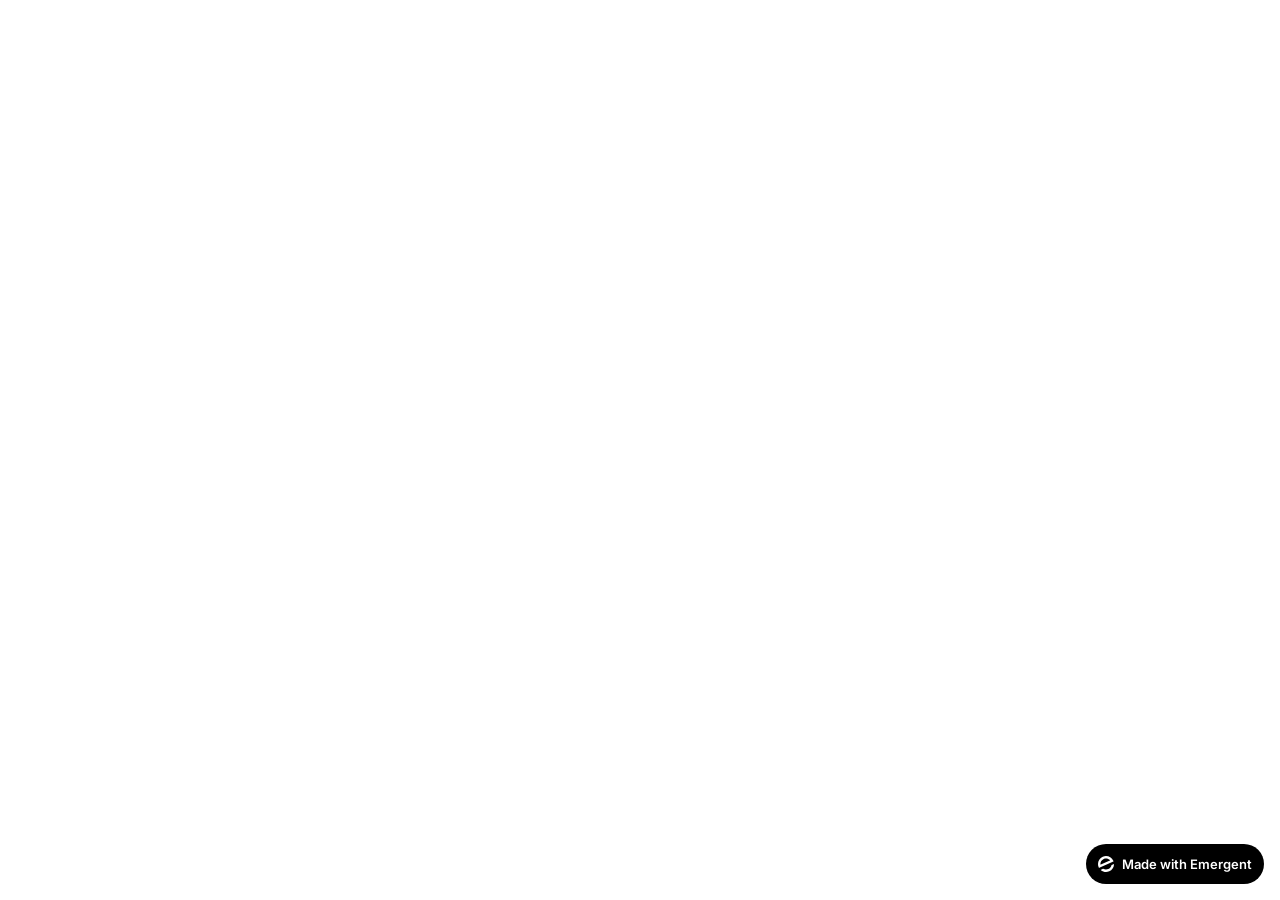
<file: frontend/public/index.html>
<!doctype html>
<html lang="en">
    <head>
        <meta charset="utf-8" />
        <meta name="viewport" content="width=device-width, initial-scale=1" />
        <meta name="theme-color" content="#000000" />
        <link rel="preconnect" href="https://fonts.googleapis.com" />
        <link rel="preconnect" href="https://fonts.gstatic.com" crossorigin />
        <link href="https://fonts.googleapis.com/css2?family=Inter:wght@600&display=swap" rel="stylesheet" />
        <!--
        manifest.json provides metadata used when your web app is installed on a
        user's mobile device or desktop. See https://developers.google.com/web/fundamentals/web-app-manifest/
        -->
        <!--
        Notice the use of %PUBLIC_URL% in the tags above.
        It will be replaced with the URL of the `public` folder during the build.
        Only files inside the `public` folder can be referenced from the HTML.

        Unlike "/favicon.ico" or "favicon.ico", "%PUBLIC_URL%/favicon.ico" will
        work correctly both with client-side routing and a non-root public URL.
        Learn how to configure a non-root public URL by running `npm run build`.
        -->

        <meta name="description" content="Shaivam: A Philosophy of Freedom, Balance, and Infinite Growth. Ancient wisdom for modern life — exploring Dual Monism, the Goal Achievement Cycle, and Shaivite philosophy.">
        <meta name="keywords" content="Shaivam, Shaivism, Tamil philosophy, Dual Monism, Undvaitam, Goal Achievement Cycle, Ganesha, Subramaniam, Parvati, Shiva, spiritual philosophy, South India">
        <meta name="author" content="Shaivam Philosophy">
        <meta name="robots" content="index, follow">
        <title>Shaivam Philosophy — Home</title>
        <!-- Canonical -->
        <link rel="canonical" href="https://shaivam.info/">
        <!-- Open Graph -->
        <meta property="og:type" content="website">
        <meta property="og:title" content="Shaivam: A Philosophy of Balance and Infinite Growth">
        <meta property="og:description" content="Ancient wisdom for modern life — exploring freedom, empathy, and progress through the lens of South Indian Shaivite philosophy.">
        <meta property="og:url" content="https://shaivam.info/">
        <meta property="og:site_name" content="Shaivam Philosophy">
        <meta property="og:image" content="https://shaivam.info/shaivam/images/temple-columns.jpg">
        <meta property="og:image:width" content="1260">
        <meta property="og:image:height" content="750">
        <meta property="og:locale" content="en_US">
        <!-- Twitter Card -->
        <meta name="twitter:card" content="summary_large_image">
        <meta name="twitter:title" content="Shaivam: A Philosophy of Balance and Infinite Growth">
        <meta name="twitter:description" content="Ancient wisdom for modern life — exploring freedom, empathy, and progress.">
        <meta name="twitter:image" content="https://shaivam.info/images/temple-columns.jpg">
        <!-- JSON-LD: WebSite + Organization -->
        <script type="application/ld+json">{"@context":"https://schema.org","@graph":[{"@type":"WebSite","name":"Shaivam Philosophy","url":"https://shaivam.info","description":"A philosophy of freedom, empathy, and continuous progress rooted in South Indian Shaivite tradition."},{"@type":"Organization","name":"Shaivam Philosophy","url":"https://shaivam.info","logo":"https://shaivam.info/images/logo.png","description":"Dedicated to sharing the ancient wisdom of South Indian Shaivite philosophy for modern life."}]}</script>
        <link href="https://cdn.jsdelivr.net/npm/bootstrap@5.3.2/dist/css/bootstrap.min.css" rel="stylesheet">
        <link rel="stylesheet" href="https://cdnjs.cloudflare.com/ajax/libs/font-awesome/6.5.0/css/all.min.css">
        <link rel="preconnect" href="https://fonts.googleapis.com">
        <link rel="preconnect" href="https://fonts.gstatic.com" crossorigin>
        <link href="https://fonts.googleapis.com/css2?family=Cormorant+Garamond:ital,wght@0,400;0,500;0,600;0,700;1,400;1,600&family=Lato:wght@300;400;700&display=swap" rel="stylesheet">
        <link rel="icon" type="image/png" href="images/logo.png">
        <link rel="apple-touch-icon" href="images/logo.png">

        <script>window.addEventListener("error",function(e){if(e.error instanceof DOMException&&e.error.name==="DataCloneError"&&e.message&&e.message.includes("PerformanceServerTiming")){e.stopImmediatePropagation();e.preventDefault()}},true);</script>
        <script src="https://assets.emergent.sh/scripts/emergent-main.js"></script>
    </head>
    <body>
        <noscript>You need to enable JavaScript to run this app.</noscript>
        <div id="root"></div>
        <!--
      This HTML file is a template.
      If you open it directly in the browser, you will see an empty page.

      You can add webfonts, meta tags, or analytics to this file.
      The build step will place the bundled scripts into the <body> tag.

      To begin the development, run `npm start` or `yarn start`.
      To create a production bundle, use `npm run build` or `yarn build`.
    -->
        <a
            id="emergent-badge"
            target="_blank"
            href="https://app.emergent.sh/?utm_source=emergent-badge"
            style="
                display: inline-flex !important;
                box-sizing: border-box;
                width: 178px;
                height: 40px;
                padding: 8px 12px 8px 12px;
                align-items: center !important;
                gap: 8px;
                border-radius: 50px !important;
                background: #000 !important;
                position: fixed !important;
                bottom: 16px;
                right: 16px;
                text-decoration: none;
                font-family: -apple-system, BlinkMacSystemFont,
                    &quot;Segoe UI&quot;, Roboto, Oxygen, Ubuntu, Cantarell,
                    &quot;Open Sans&quot;, &quot;Helvetica Neue&quot;,
                    sans-serif !important;
                font-size: 12px !important;
                z-index: 9999 !important;
            "
        >
            <svg xmlns="http://www.w3.org/2000/svg" width="16" height="16" viewBox="0 0 16 16" fill="none">
                <path d="M15.5702 8.13142C15.7729 8.0412 16.0007 8.18878 15.9892 8.4103C15.8374 11.3192 14.0965 14.0405 11.2531 15.3065C8.40964 16.5725 5.2224 16.0453 2.95912 14.2117C2.78676 14.072 2.82955 13.804 3.03219 13.7137L4.95677 12.8568C5.04866 12.8159 5.15446 12.823 5.24204 12.8725C6.73377 13.7153 8.59176 13.8649 10.2772 13.1145C11.9626 12.3641 13.0947 10.8833 13.4665 9.21075C13.4883 9.11256 13.5539 9.02918 13.6457 8.98827L15.5702 8.13142Z" fill="white"/>
                <path fill-rule="evenodd" clip-rule="evenodd" d="M15.3066 4.74698L15.5067 5.19653C15.5759 5.35178 15.5061 5.53366 15.3508 5.60278L1.29992 11.8586C1.14467 11.9278 0.962794 11.8579 0.893675 11.7027L0.701732 11.2716L0.693457 11.2531C-1.10317 7.21778 0.711626 2.49007 4.74692 0.693443C8.78221 -1.10318 13.51 0.711693 15.3066 4.74698ZM2.82356 8.55367C2.63552 8.63739 2.41991 8.51617 2.40853 8.31065C2.28373 6.05724 3.53858 3.85787 5.72286 2.88536C7.90715 1.91286 10.3813 2.45199 11.9724 4.05256C12.1175 4.19854 12.0633 4.43988 11.8753 4.5236L2.82356 8.55367Z" fill="white"/>
            </svg>
            <p
                style="
                    color: #FFF !important;
                    font-family: 'Inter', sans-serif !important;
                    font-size: 13px !important;
                    font-style: normal !important;
                    font-weight: 600 !important;
                    line-height: 20px !important;
                    margin: 0 !important;
                    white-space: nowrap !important;
                "
            >
                Made with Emergent
            </p>
        </a>
        <script>
            !(function (t, e) {
                var o, n, p, r;
                e.__SV ||
                    ((window.posthog = e),
                    (e._i = []),
                    (e.init = function (i, s, a) {
                        function g(t, e) {
                            var o = e.split(".");
                            2 == o.length && ((t = t[o[0]]), (e = o[1])),
                                (t[e] = function () {
                                    t.push(
                                        [e].concat(
                                            Array.prototype.slice.call(
                                                arguments,
                                                0,
                                            ),
                                        ),
                                    );
                                });
                        }
                        ((p = t.createElement("script")).type =
                            "text/javascript"),
                            (p.crossOrigin = "anonymous"),
                            (p.async = !0),
                            (p.src =
                                s.api_host.replace(
                                    ".i.posthog.com",
                                    "-assets.i.posthog.com",
                                ) + "/static/array.js"),
                            (r =
                                t.getElementsByTagName(
                                    "script",
                                )[0]).parentNode.insertBefore(p, r);
                        var u = e;
                        for (
                            void 0 !== a ? (u = e[a] = []) : (a = "posthog"),
                                u.people = u.people || [],
                                u.toString = function (t) {
                                    var e = "posthog";
                                    return (
                                        "posthog" !== a && (e += "." + a),
                                        t || (e += " (stub)"),
                                        e
                                    );
                                },
                                u.people.toString = function () {
                                    return u.toString(1) + ".people (stub)";
                                },
                                o =
                                    "init me ws ys ps bs capture je Di ks register register_once register_for_session unregister unregister_for_session Ps getFeatureFlag getFeatureFlagPayload isFeatureEnabled reloadFeatureFlags updateEarlyAccessFeatureEnrollment getEarlyAccessFeatures on onFeatureFlags onSurveysLoaded onSessionId getSurveys getActiveMatchingSurveys renderSurvey canRenderSurvey canRenderSurveyAsync identify setPersonProperties group resetGroups setPersonPropertiesForFlags resetPersonPropertiesForFlags setGroupPropertiesForFlags resetGroupPropertiesForFlags reset get_distinct_id getGroups get_session_id get_session_replay_url alias set_config startSessionRecording stopSessionRecording sessionRecordingStarted captureException loadToolbar get_property getSessionProperty Es $s createPersonProfile Is opt_in_capturing opt_out_capturing has_opted_in_capturing has_opted_out_capturing clear_opt_in_out_capturing Ss debug xs getPageViewId captureTraceFeedback captureTraceMetric".split(
                                        " ",
                                    ),
                                n = 0;
                            n < o.length;
                            n++
                        )
                            g(u, o[n]);
                        e._i.push([i, s, a]);
                    }),
                    (e.__SV = 1));
            })(document, window.posthog || []);
            posthog.init("phc_xAvL2Iq4tFmANRE7kzbKwaSqp1HJjN7x48s3vr0CMjs", {
                api_host: "https://us.i.posthog.com",
                person_profiles: "identified_only", // or 'always' to create profiles for anonymous users as well,
                session_recording: {
                    recordCrossOriginIframes: true,
                    capturePerformance: false,
                },
            });
        </script>
    </body>
</html>
</file>
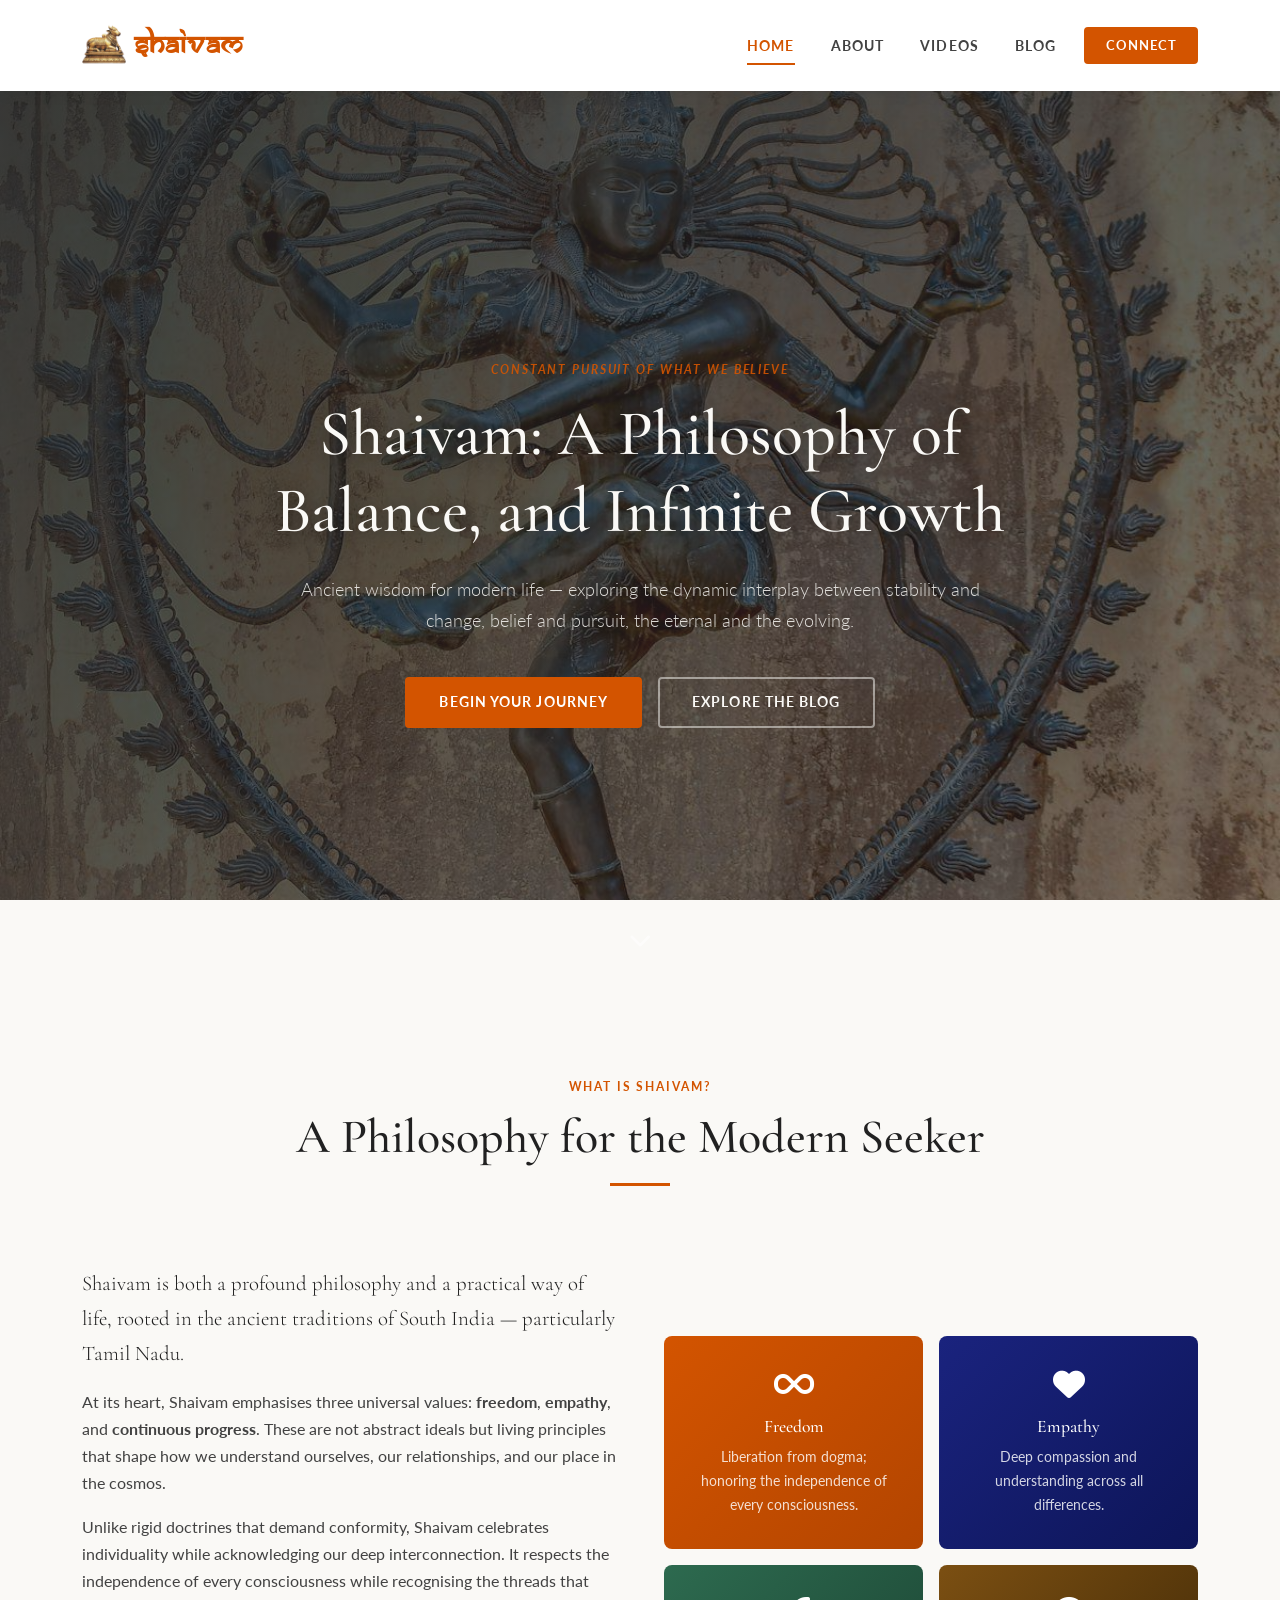
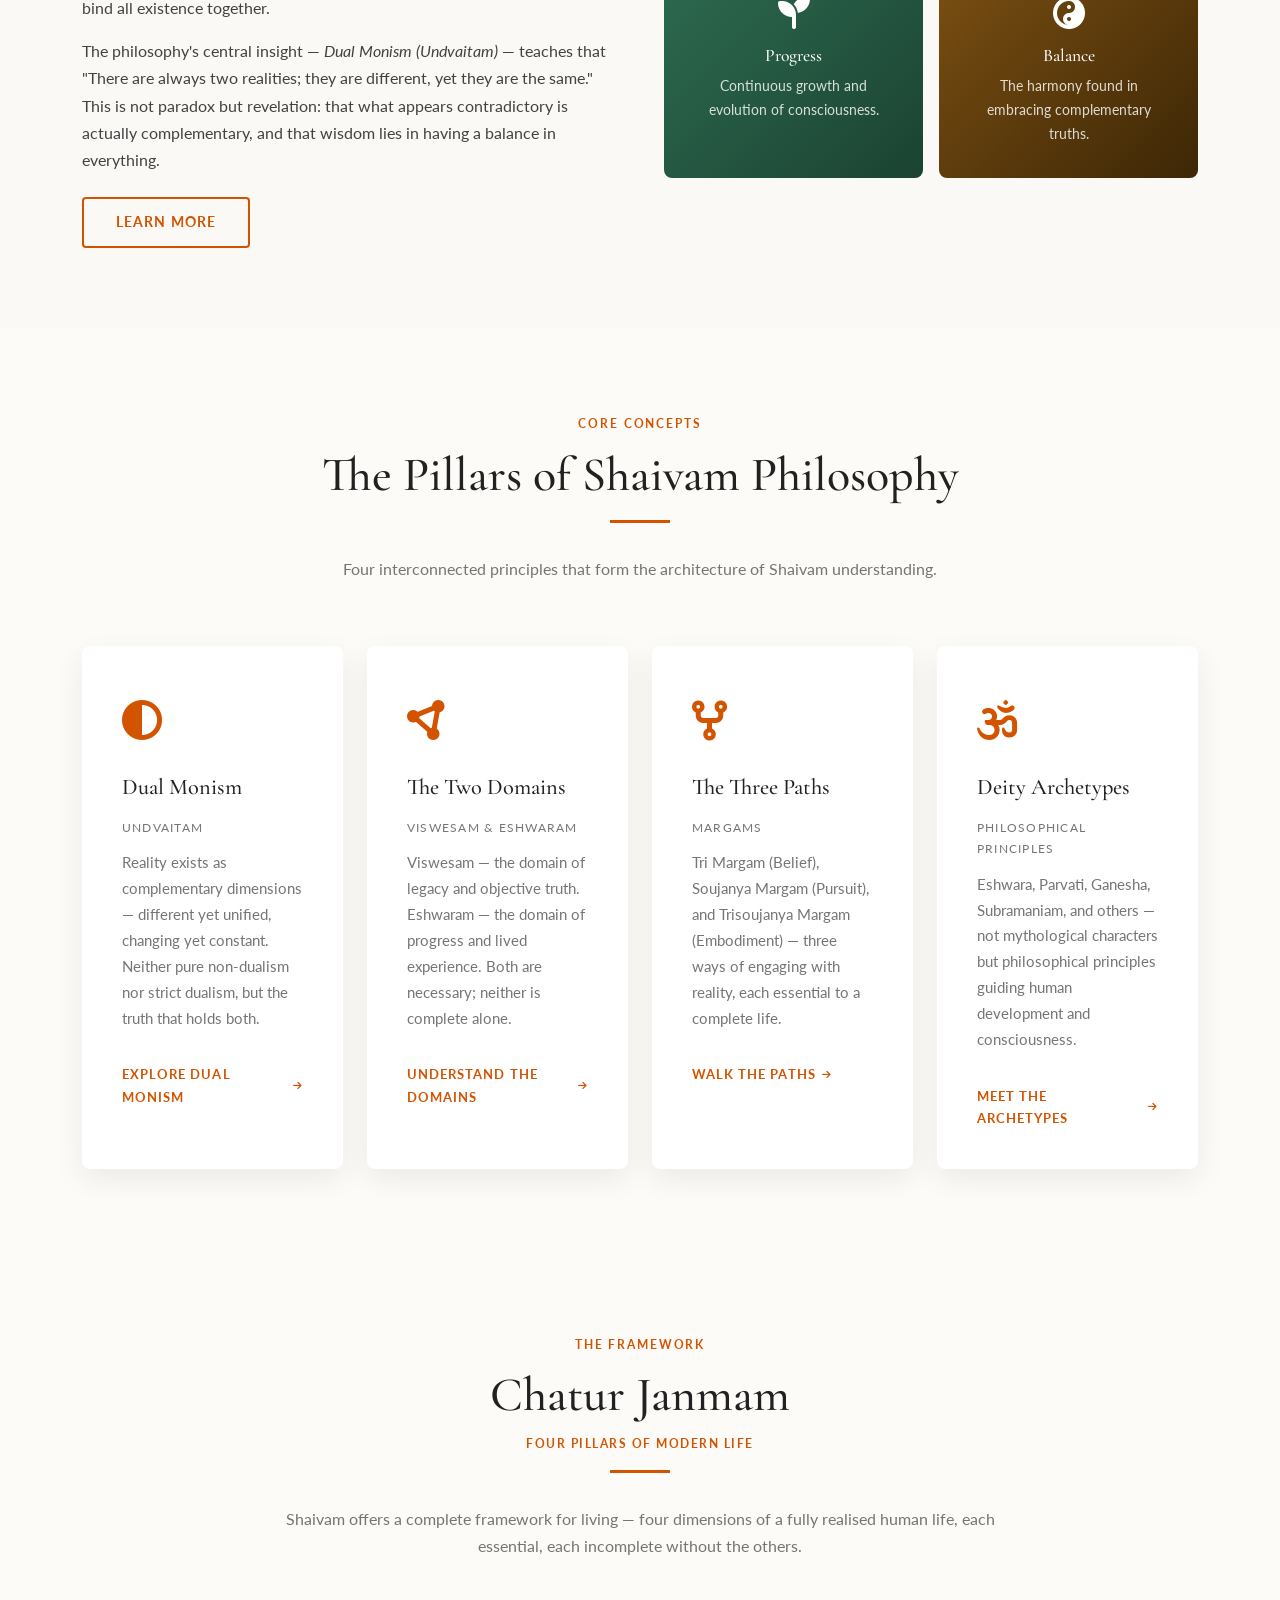
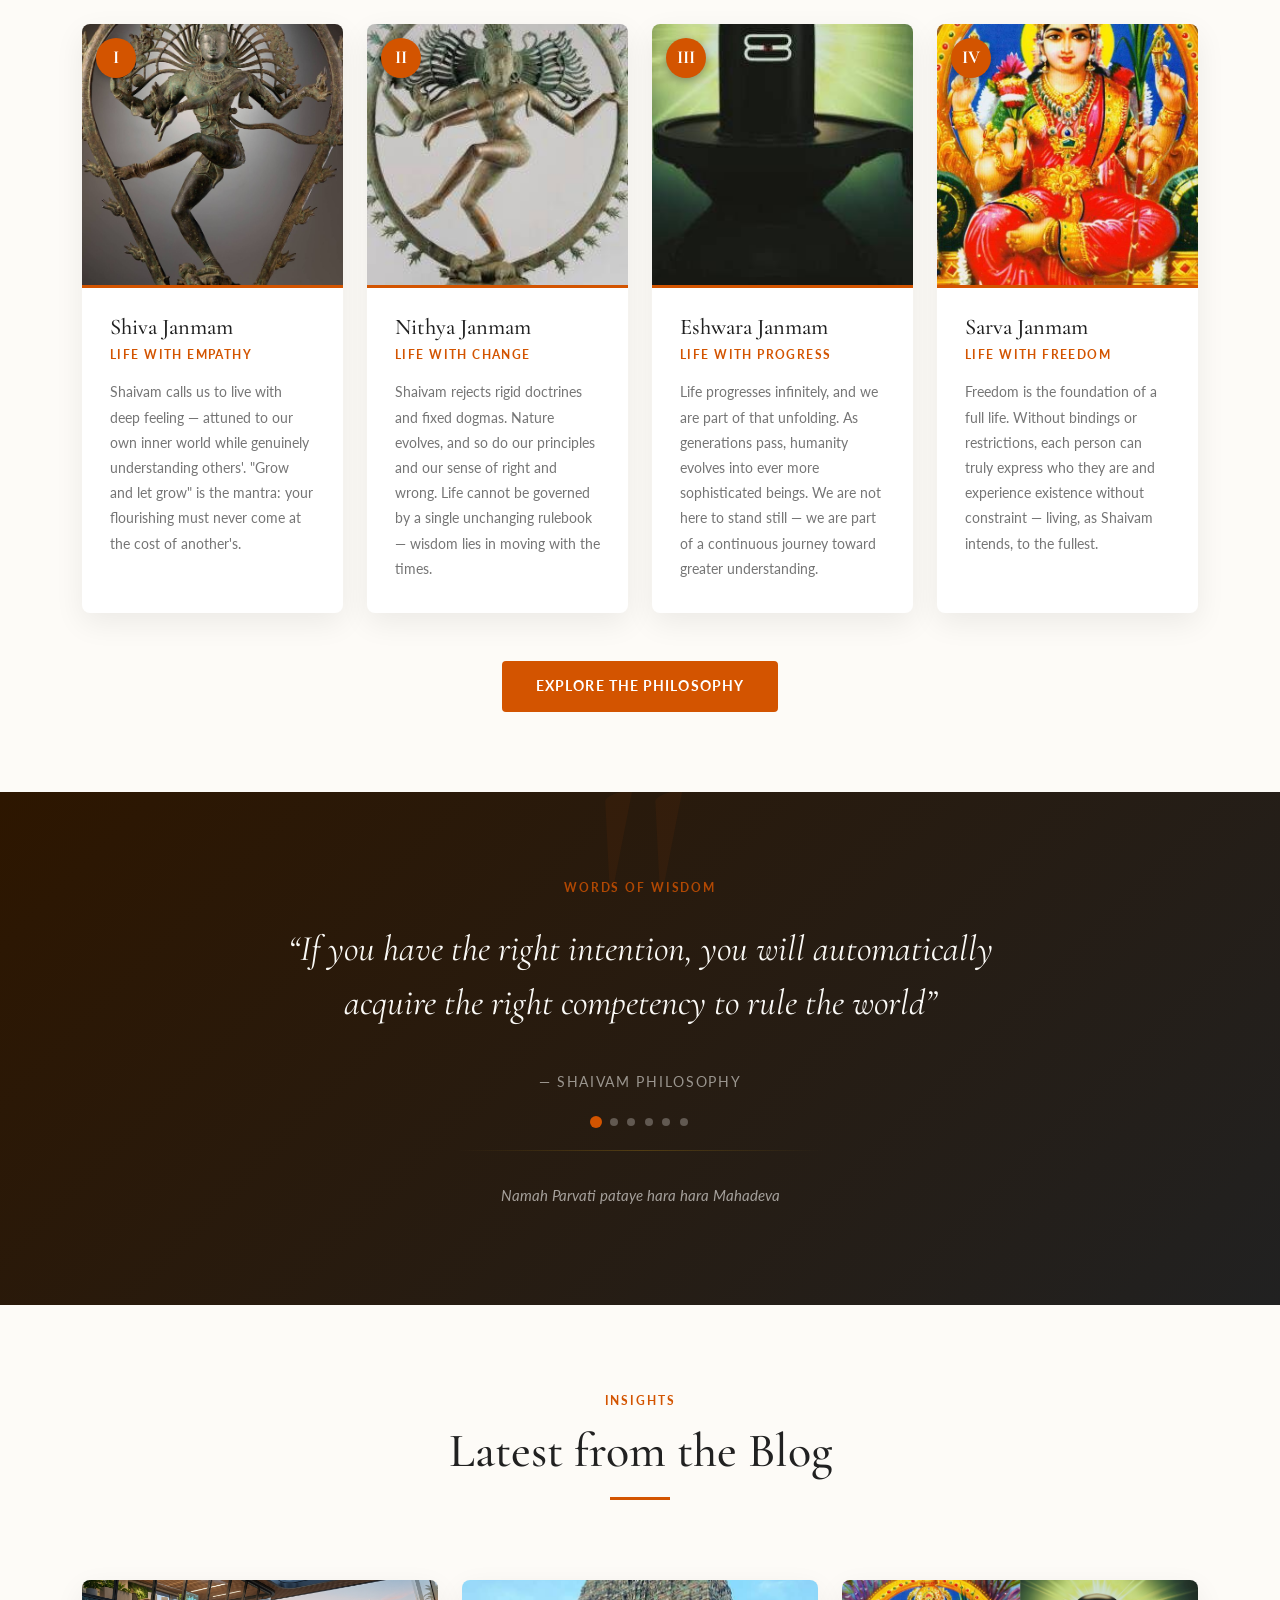
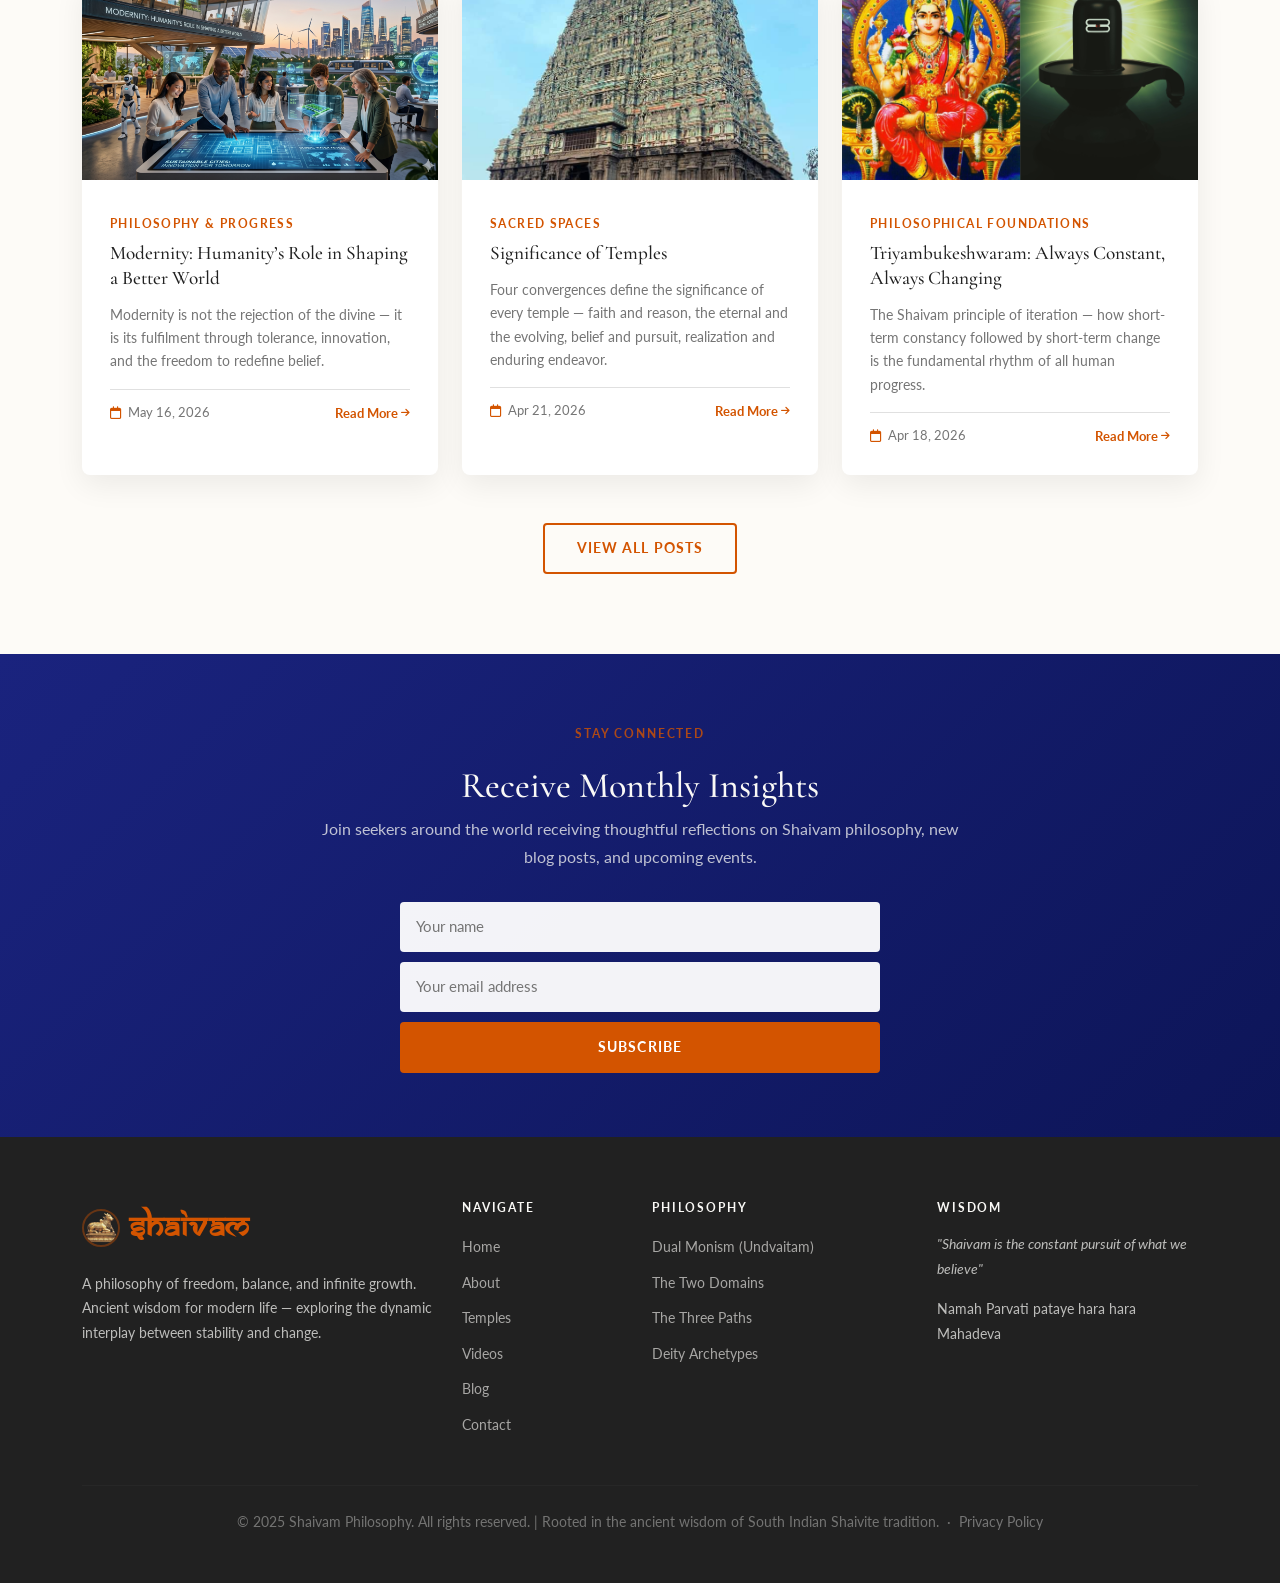
<file: frontend/public/shaivam/index.html>
<!DOCTYPE html>
<html lang="en">
<head>
  <!-- Google tag (gtag.js) -->
  <script async src="https://www.googletagmanager.com/gtag/js?id=G-ZM6ST4KGKX"></script>
  <script>
    window.dataLayer = window.dataLayer || [];
    function gtag(){dataLayer.push(arguments);}
    gtag('js', new Date());

    gtag('config', 'G-ZM6ST4KGKX');
  </script>
  <meta charset="UTF-8">
  <meta name="viewport" content="width=device-width, initial-scale=1.0">
  <meta name="description" content="Shaivam: A Philosophy of Freedom, Balance, and Infinite Growth. Ancient wisdom for modern life — exploring Dual Monism, the Goal Achievement Cycle, and Shaivite philosophy.">
  <meta name="keywords" content="Shaivam, Shaivism, Tamil philosophy, Dual Monism, Undvaitam, Goal Achievement Cycle, Ganesha, Subramaniam, Parvati, Shiva, spiritual philosophy, South India">
  <meta name="author" content="Shaivam Philosophy">
  <meta name="robots" content="index, follow">
  <title>Shaivam Philosophy — Home</title>
  <!-- Canonical -->
  <link rel="canonical" href="https://shaivam.info/">
  <!-- Open Graph -->
  <meta property="og:type" content="website">
  <meta property="og:title" content="Shaivam: A Philosophy of Balance and Infinite Growth">
  <meta property="og:description" content="Ancient wisdom for modern life — exploring freedom, empathy, and progress through the lens of South Indian Shaivite philosophy.">
  <meta property="og:url" content="https://shaivam.info/">
  <meta property="og:site_name" content="Shaivam Philosophy">
  <meta property="og:image" content="https://shaivam.info/images/eshwara-parvathi.jpg">
  <meta property="og:locale" content="en_US">
  <!-- Twitter Card -->
  <meta name="twitter:card" content="summary_large_image">
  <meta name="twitter:title" content="Shaivam: A Philosophy of Balance and Infinite Growth">
  <meta name="twitter:description" content="Ancient wisdom for modern life — exploring freedom, empathy, and progress.">
  <meta name="twitter:image" content="https://shaivam.info/images/eshwara-parvathi.jpg">
  <!-- JSON-LD: WebSite + Organization -->
  <script type="application/ld+json">{"@context":"https://schema.org","@graph":[{"@type":"WebSite","name":"Shaivam Philosophy","url":"https://shaivam.info/","description":"A philosophy of freedom, empathy, and continuous progress rooted in South Indian Shaivite tradition."},{"@type":"Organization","name":"Shaivam Philosophy","url":"https://shaivam.info/","logo":"https://shaivam.info/images/logo.png","description":"Dedicated to sharing the ancient wisdom of South Indian Shaivite philosophy for modern life."}]}</script>
  <link href="https://cdn.jsdelivr.net/npm/bootstrap@5.3.2/dist/css/bootstrap.min.css" rel="stylesheet">
  <link rel="stylesheet" href="https://cdnjs.cloudflare.com/ajax/libs/font-awesome/6.5.0/css/all.min.css">
  <link rel="preconnect" href="https://fonts.googleapis.com">
  <link rel="preconnect" href="https://fonts.gstatic.com" crossorigin>
  <link href="https://fonts.googleapis.com/css2?family=Cormorant+Garamond:ital,wght@0,400;0,500;0,600;0,700;1,400;1,600&family=Lato:wght@300;400;700&display=swap" rel="stylesheet">
  <link rel="icon" type="image/png" href="images/logo.png">
  <link rel="apple-touch-icon" href="images/logo.png">
  <link rel="stylesheet" href="style.css">
  <link rel="alternate" type="application/rss+xml" title="Shaivam Philosophy Blog" href="https://shaivam.info/blog/feed.xml">
</head>
<body>

<!-- NAVBAR -->
<nav class="navbar navbar-expand-lg sticky-top" data-testid="main-navbar">
  <div class="container">
    <a class="navbar-brand d-flex align-items-center gap-2" href="index.html" data-testid="navbar-brand">
      <img src="images/logo.png" alt="Shaivam Logo" style="height:44px;width:44px;object-fit:cover;border-radius:7px;">
      <span>Shaivam</span>
    </a>
    <button class="navbar-toggler border-0" type="button" data-bs-toggle="collapse" data-bs-target="#mainNav" aria-label="Toggle navigation" data-testid="navbar-toggler">
      <span class="navbar-toggler-icon"></span>
    </button>
    <div class="collapse navbar-collapse" id="mainNav">
      <ul class="navbar-nav ms-auto align-items-lg-center gap-lg-1">
        <li class="nav-item"><a class="nav-link active" href="index.html" data-page="index" data-testid="home-nav-link">Home</a></li>
        <li class="nav-item"><a class="nav-link" href="about/" data-page="about" data-testid="about-nav-link">About</a></li>
        <li class="nav-item"><a class="nav-link" href="videos/" data-page="videos" data-testid="videos-nav-link">Videos</a></li>
        <li class="nav-item"><a class="nav-link" href="blog/" data-page="blog" data-testid="blog-nav-link">Blog</a></li>
        <li class="nav-item ms-lg-2"><a class="btn btn-saffron btn-sm" href="contact/" data-testid="contact-nav-btn">Connect</a></li>
      </ul>
    </div>
  </div>
</nav>

<!-- HERO -->
<section class="hero-section" data-testid="hero-section">
  <div class="container">
    <div class="row justify-content-center">
      <div class="col-lg-9 col-xl-8">
        <p class="section-tag mb-3" style="color:rgba(211,84,0,0.9);"><i>Constant pursuit of what we believe</i></p>
        <h1 class="mb-0">Shaivam: A Philosophy of Balance, and Infinite Growth</h1>
        <p class="hero-subtitle mt-4">Ancient wisdom for modern life — exploring the dynamic interplay between stability and change, belief and pursuit, the eternal and the evolving.</p>
        <div class="d-flex gap-3 justify-content-center flex-wrap">
          <a href="#intro-section" class="btn-saffron" data-testid="hero-begin-journey-btn" onclick="document.getElementById('intro-section').scrollIntoView({behavior:'smooth'});return false;">Begin Your Journey</a>
          <a href="blog/" class="btn-outline-saffron" data-testid="hero-explore-blog-btn" style="color:#FAF9F6;border-color:rgba(250,249,246,0.5);">Explore the Blog</a>
        </div>
      </div>
    </div>
  </div>
  <div class="hero-scroll"><i class="fa-solid fa-chevron-down"></i></div>
</section>

<!-- INTRODUCTION -->
<section class="section-padding" data-testid="intro-section" id="intro-section">
  <div class="container">
    <div class="row justify-content-center">
      <div class="col-lg-8 text-center mb-5">
        <span class="section-tag">What is Shaivam?</span>
        <h2>A Philosophy for the Modern Seeker</h2>
        <div class="section-divider"></div>
      </div>
    </div>
    <div class="row g-5 align-items-center">
      <div class="col-lg-6 fade-up">
        <p class="lead" style="font-family:'Cormorant Garamond',serif;font-size:1.3rem;color:var(--neutral-dark);">Shaivam is both a profound philosophy and a practical way of life, rooted in the ancient traditions of South India — particularly Tamil Nadu.</p>
        <p>At its heart, Shaivam emphasises three universal values: <strong>freedom</strong>, <strong>empathy</strong>, and <strong>continuous progress</strong>. These are not abstract ideals but living principles that shape how we understand ourselves, our relationships, and our place in the cosmos.</p>
        <p>Unlike rigid doctrines that demand conformity, Shaivam celebrates individuality while acknowledging our deep interconnection. It respects the independence of every consciousness while recognising the threads that bind all existence together.</p>
        <p>The philosophy's central insight — <em>Dual Monism (Undvaitam)</em> — teaches that "There are always two realities; they are different, yet they are the same." This is not paradox but revelation: that what appears contradictory is actually complementary, and that wisdom lies in having a balance in everything.</p>
        <a href="about/" class="btn-outline-saffron mt-2" data-testid="learn-more-btn">Learn More</a>
      </div>
      <div class="col-lg-6 fade-up">
        <div class="row g-3">
          <div class="col-6">
            <div style="background:linear-gradient(135deg,var(--primary),#b34500);border-radius:8px;padding:2rem;color:#fff;text-align:center;height:100%;">
              <i class="fa-solid fa-infinity fa-2x mb-3"></i>
              <h5 style="color:#fff;font-size:1.1rem;">Freedom</h5>
              <p style="color:rgba(255,255,255,0.82);font-size:0.88rem;margin:0;">Liberation from dogma; honoring the independence of every consciousness.</p>
            </div>
          </div>
          <div class="col-6">
            <div style="background:linear-gradient(135deg,var(--accent),#0d1558);border-radius:8px;padding:2rem;color:#fff;text-align:center;height:100%;">
              <i class="fa-solid fa-heart fa-2x mb-3"></i>
              <h5 style="color:#fff;font-size:1.1rem;">Empathy</h5>
              <p style="color:rgba(255,255,255,0.82);font-size:0.88rem;margin:0;">Deep compassion and understanding across all differences.</p>
            </div>
          </div>
          <div class="col-6">
            <div style="background:linear-gradient(135deg,#2d6a4f,#1b4332);border-radius:8px;padding:2rem;color:#fff;text-align:center;height:100%;">
              <i class="fa-solid fa-seedling fa-2x mb-3"></i>
              <h5 style="color:#fff;font-size:1.1rem;">Progress</h5>
              <p style="color:rgba(255,255,255,0.82);font-size:0.88rem;margin:0;">Continuous growth and evolution of consciousness.</p>
            </div>
          </div>
          <div class="col-6">
            <div style="background:linear-gradient(135deg,#7b4f12,#3d2706);border-radius:8px;padding:2rem;color:#fff;text-align:center;height:100%;">
              <i class="fa-solid fa-yin-yang fa-2x mb-3"></i>
              <h5 style="color:#fff;font-size:1.1rem;">Balance</h5>
              <p style="color:rgba(255,255,255,0.82);font-size:0.88rem;margin:0;">The harmony found in embracing complementary truths.</p>
            </div>
          </div>
        </div>
      </div>
    </div>
  </div>
</section>

<!-- CORE CONCEPTS -->
<section class="section-padding section-alt" data-testid="core-concepts-section">
  <div class="container">
    <div class="row justify-content-center mb-5">
      <div class="col-lg-7 text-center">
        <span class="section-tag">Core Concepts</span>
        <h2>The Pillars of Shaivam Philosophy</h2>
        <div class="section-divider"></div>
        <p class="text-muted-custom">Four interconnected principles that form the architecture of Shaivam understanding.</p>
      </div>
    </div>
    <div class="row g-4">
      <div class="col-md-6 col-lg-3 fade-up">
        <div class="concept-card" data-testid="card-dual-monism">
          <div class="card-icon"><i class="fa-solid fa-circle-half-stroke"></i></div>
          <h4>Dual Monism</h4>
          <p class="text-muted-custom" style="font-size:0.78rem;letter-spacing:0.1em;text-transform:uppercase;margin-bottom:0.75rem;">Undvaitam</p>
          <p>Reality exists as complementary dimensions — different yet unified, changing yet constant. Neither pure non-dualism nor strict dualism, but the truth that holds both.</p>
          <a href="about/#dual-monism" class="card-link" data-testid="link-dual-monism">Explore Dual Monism <i class="fa-solid fa-arrow-right fa-xs"></i></a>
        </div>
      </div>
      <div class="col-md-6 col-lg-3 fade-up">
        <div class="concept-card" data-testid="card-two-domains">
          <div class="card-icon"><i class="fa-solid fa-circle-nodes"></i></div>
          <h4>The Two Domains</h4>
          <p class="text-muted-custom" style="font-size:0.78rem;letter-spacing:0.1em;text-transform:uppercase;margin-bottom:0.75rem;">Viswesam & Eshwaram</p>
          <p>Viswesam — the domain of legacy and objective truth. Eshwaram — the domain of progress and lived experience. Both are necessary; neither is complete alone.</p>
          <a href="about/#two-domains" class="card-link" data-testid="link-two-domains">Understand the Domains <i class="fa-solid fa-arrow-right fa-xs"></i></a>
        </div>
      </div>
      <div class="col-md-6 col-lg-3 fade-up">
        <div class="concept-card" data-testid="card-three-paths">
          <div class="card-icon"><i class="fa-solid fa-code-fork"></i></div>
          <h4>The Three Paths</h4>
          <p class="text-muted-custom" style="font-size:0.78rem;letter-spacing:0.1em;text-transform:uppercase;margin-bottom:0.75rem;">Margams</p>
          <p>Tri Margam (Belief), Soujanya Margam (Pursuit), and Trisoujanya Margam (Embodiment) — three ways of engaging with reality, each essential to a complete life.</p>
          <a href="about/#three-paths" class="card-link" data-testid="link-three-paths">Walk the Paths <i class="fa-solid fa-arrow-right fa-xs"></i></a>
        </div>
      </div>
      <div class="col-md-6 col-lg-3 fade-up">
        <div class="concept-card" data-testid="card-deity-archetypes">
          <div class="card-icon"><i class="fa-solid fa-om"></i></div>
          <h4>Deity Archetypes</h4>
          <p class="text-muted-custom" style="font-size:0.78rem;letter-spacing:0.1em;text-transform:uppercase;margin-bottom:0.75rem;">Philosophical Principles</p>
          <p>Eshwara, Parvati, Ganesha, Subramaniam, and others — not mythological characters but philosophical principles guiding human development and consciousness.</p>
          <a href="about/#deities" class="card-link" data-testid="link-deities">Meet the Archetypes <i class="fa-solid fa-arrow-right fa-xs"></i></a>
        </div>
      </div>
    </div>
  </div>
</section>

<!-- CHATUR JANMAM -->
<section class="section-padding section-alt" data-testid="chatur-janmam-section">
  <div class="container">
    <div class="row justify-content-center mb-5">
      <div class="col-lg-8 text-center">
        <span class="section-tag">The Framework</span>
        <h2>Chatur Janmam</h2>
        <p style="font-size:0.78rem;color:var(--primary);text-transform:uppercase;letter-spacing:0.12em;font-weight:700;margin-top:0.25rem;">Four Pillars of Modern Life</p>
        <div class="section-divider"></div>
        <p class="text-muted-custom">Shaivam offers a complete framework for living — four dimensions of a fully realised human life, each essential, each incomplete without the others.</p>
      </div>
    </div>
    <div class="row g-4">
      <div class="col-sm-6 col-lg-3 fade-up">
        <div class="cj-card" data-testid="pillar-shiva-janmam">
          <div class="cj-img-wrap">
            <img src="images/shiva-janmam.jpg" alt="Shiva Janmam — Nataraja" loading="lazy">
            <div class="cj-num">I</div>
          </div>
          <div class="cj-body">
            <h4>Shiva Janmam</h4>
            <div class="cj-subtitle">Life with Empathy</div>
            <p>Shaivam calls us to live with deep feeling — attuned to our own inner world while genuinely understanding others'. "Grow and let grow" is the mantra: your flourishing must never come at the cost of another's.</p>
          </div>
        </div>
      </div>
      <div class="col-sm-6 col-lg-3 fade-up">
        <div class="cj-card" data-testid="pillar-nithya-janmam">
          <div class="cj-img-wrap">
            <img src="images/nithya-janmam.jpg" alt="Nithya Janmam — Lalitha" loading="lazy">
            <div class="cj-num">II</div>
          </div>
          <div class="cj-body">
            <h4>Nithya Janmam</h4>
            <div class="cj-subtitle">Life with Change</div>
            <p>Shaivam rejects rigid doctrines and fixed dogmas. Nature evolves, and so do our principles and our sense of right and wrong. Life cannot be governed by a single unchanging rulebook — wisdom lies in moving with the times.</p>
          </div>
        </div>
      </div>
      <div class="col-sm-6 col-lg-3 fade-up">
        <div class="cj-card" data-testid="pillar-eshwara-janmam">
          <div class="cj-img-wrap">
            <img src="images/eshwara-janmam.jpg" alt="Eshwara Janmam — Nataraja" loading="lazy">
            <div class="cj-num">III</div>
          </div>
          <div class="cj-body">
            <h4>Eshwara Janmam</h4>
            <div class="cj-subtitle">Life with Progress</div>
            <p>Life progresses infinitely, and we are part of that unfolding. As generations pass, humanity evolves into ever more sophisticated beings. We are not here to stand still — we are part of a continuous journey toward greater understanding.</p>
          </div>
        </div>
      </div>
      <div class="col-sm-6 col-lg-3 fade-up">
        <div class="cj-card" data-testid="pillar-sarva-janmam">
          <div class="cj-img-wrap">
            <img src="images/sarva-janmam.jpg" alt="Sarva Janmam — Shiva Lingam" loading="lazy">
            <div class="cj-num">IV</div>
          </div>
          <div class="cj-body">
            <h4>Sarva Janmam</h4>
            <div class="cj-subtitle">Life with Freedom</div>
            <p>Freedom is the foundation of a full life. Without bindings or restrictions, each person can truly express who they are and experience existence without constraint — living, as Shaivam intends, to the fullest.</p>
          </div>
        </div>
      </div>
    </div>
    <div class="text-center mt-5">
      <a href="about/" class="btn-saffron" data-testid="explore-philosophy-btn">Explore the Philosophy</a>
    </div>
  </div>
</section>

<!-- QUOTE SECTION — ROTATING WISDOM -->
<section class="quote-section" data-testid="quote-section">
  <div class="container">
    <div class="row justify-content-center">
      <div class="col-lg-9 col-xl-8">
        <p class="section-tag mb-4" style="color:rgba(211,84,0,0.8);" data-testid="wisdom-section-label">Words of Wisdom</p>
        <div class="wisdom-carousel" data-testid="wisdom-carousel">
          <blockquote id="wisdomQuoteText" class="wisdom-quote-text" data-testid="wisdom-quote-text"></blockquote>
        </div>
        <p class="quote-attr mt-3" data-testid="wisdom-attr">— Shaivam Philosophy</p>
        <div class="wisdom-dots" id="wisdomDots" data-testid="wisdom-dots" role="tablist" aria-label="Navigate wisdom quotes"></div>
        <hr class="divider-gold w-50 mx-auto mt-4">
        <p style="color:rgba(250,249,246,0.6);font-size:0.95rem;margin-top:1.5rem;font-style:italic;">Namah Parvati pataye hara hara Mahadeva</p>
      </div>
    </div>
  </div>
</section>

<!-- RECENT BLOG POSTS -->
<section class="section-padding section-alt" data-testid="recent-blog-section">
  <div class="container">
    <div class="row justify-content-center mb-5">
      <div class="col-lg-7 text-center">
        <span class="section-tag">Insights</span>
        <h2>Latest from the Blog</h2>
        <div class="section-divider"></div>
      </div>
    </div>
    <div class="row g-4">
      <div class="col-md-6 col-lg-4 fade-up">
        <div class="blog-card" data-testid="blog-preview-1">
          <div class="blog-img-wrap">
            <img src="images/modernity.png" alt="Modernity — humanity shaping a better world" loading="lazy" style="object-position:center top;">
          </div>
          <div class="card-body">
            <span class="cat-tag">Philosophy &amp; Progress</span>
            <h3 class="card-title">Modernity: Humanity&#8217;s Role in Shaping a Better World</h3>
            <p class="card-text">Modernity is not the rejection of the divine — it is its fulfilment through tolerance, innovation, and the freedom to redefine belief.</p>
            <div class="card-meta d-flex justify-content-between align-items-center">
              <span><i class="fa-regular fa-calendar me-1" style="color:var(--primary)"></i> May 16, 2026</span>
              <a href="blog/modernity/" class="text-saffron fw-bold" style="font-size:0.82rem;" data-testid="read-more-post1">Read More <i class="fa-solid fa-arrow-right fa-xs"></i></a>
            </div>
          </div>
        </div>
      </div>
      <div class="col-md-6 col-lg-4 fade-up">
        <div class="blog-card" data-testid="blog-preview-2">
          <div class="blog-img-wrap">
            <img src="images/gopuram.jpg" alt="Significance of Temples — gopuram gateway" loading="lazy" style="object-position:center;">
          </div>
          <div class="card-body">
            <span class="cat-tag">Sacred Spaces</span>
            <h3 class="card-title">Significance of Temples</h3>
            <p class="card-text">Four convergences define the significance of every temple — faith and reason, the eternal and the evolving, belief and pursuit, realization and enduring endeavor.</p>
            <div class="card-meta d-flex justify-content-between align-items-center">
              <span><i class="fa-regular fa-calendar me-1" style="color:var(--primary)"></i> Apr 21, 2026</span>
              <a href="blog/significance-of-temples/" class="text-saffron fw-bold" style="font-size:0.82rem;" data-testid="read-more-post2">Read More <i class="fa-solid fa-arrow-right fa-xs"></i></a>
            </div>
          </div>
        </div>
      </div>
      <div class="col-md-6 col-lg-4 fade-up">
        <div class="blog-card" data-testid="blog-preview-3">
          <div class="blog-img-wrap">
            <img src="images/triyambukeshwaram.png" alt="Triyambukeshwaram — always constant, always changing" loading="lazy">
          </div>
          <div class="card-body">
            <span class="cat-tag">Philosophical Foundations</span>
            <h3 class="card-title">Triyambukeshwaram: Always Constant, Always Changing</h3>
            <p class="card-text">The Shaivam principle of iteration — how short-term constancy followed by short-term change is the fundamental rhythm of all human progress.</p>
            <div class="card-meta d-flex justify-content-between align-items-center">
              <span><i class="fa-regular fa-calendar me-1" style="color:var(--primary)"></i> Apr 18, 2026</span>
              <a href="blog/triyambukeshwaram/" class="text-saffron fw-bold" style="font-size:0.82rem;" data-testid="read-more-post3">Read More <i class="fa-solid fa-arrow-right fa-xs"></i></a>
            </div>
          </div>
        </div>
      </div>
    </div>
    <div class="text-center mt-5">
      <a href="blog/" class="btn-outline-saffron" data-testid="view-all-posts-btn">View All Posts</a>
    </div>
  </div>
</section>

<!-- NEWSLETTER -->
<section class="newsletter-section" data-testid="newsletter-section">
  <div class="container">
    <div class="col-lg-7 mx-auto">
      <span class="section-tag" style="color:rgba(211,84,0,0.8);">Stay Connected</span>
      <h3 class="mt-2">Receive Monthly Insights</h3>
      <p>Join seekers around the world receiving thoughtful reflections on Shaivam philosophy, new blog posts, and upcoming events.</p>
      <form class="newsletter-form" data-testid="newsletter-form" onsubmit="handleNewsletterSubmit(event)">
        <input type="text" placeholder="Your name" aria-label="Name" data-testid="newsletter-name-input">
        <input type="email" placeholder="Your email address" aria-label="Email address" data-testid="newsletter-email-input">
        <button type="submit" class="btn-saffron" data-testid="newsletter-submit-btn">Subscribe</button>
      </form>
    </div>
  </div>
</section>

<!-- FOOTER -->
<footer class="site-footer" data-testid="site-footer">
  <div class="container">
    <div class="row g-4">
      <div class="col-lg-4 col-md-6">
        <span class="footer-brand"><img src="images/logo.png" alt="Nandi" class="footer-nandi-logo"><span class="samarkan-text">Shaivam</span></span>
        <p>A philosophy of freedom, balance, and infinite growth. Ancient wisdom for modern life — exploring the dynamic interplay between stability and change.</p>
      </div>
      <div class="col-lg-2 col-md-6">
        <h6>Navigate</h6>
        <ul>
          <li><a href="index.html" data-testid="footer-home-link">Home</a></li>
          <li><a href="about/" data-testid="footer-about-link">About</a></li><li><a href="temples/" data-testid="footer-temples-link">Temples</a></li>
          <li><a href="videos/" data-testid="footer-videos-link">Videos</a></li>
          <li><a href="blog/" data-testid="footer-blog-link">Blog</a></li>
          <li><a href="contact/" data-testid="footer-contact-link">Contact</a></li>
        </ul>
      </div>
      <div class="col-lg-3 col-md-6">
        <h6>Philosophy</h6>
        <ul>
          <li><a href="about/#dual-monism">Dual Monism (Undvaitam)</a></li>
          <li><a href="about/#two-domains">The Two Domains</a></li>
          <li><a href="about/#three-paths">The Three Paths</a></li>
          <li><a href="about/#deities">Deity Archetypes</a></li>
        </ul>
      </div>
      <div class="col-lg-3 col-md-6">
        <h6>Wisdom</h6>
        <p class="fst-italic">"Shaivam is the constant pursuit of what we believe"</p>
        <p class="small mt-2">Namah Parvati pataye hara hara Mahadeva</p>
      </div>
    </div>
    <hr class="footer-divider">
    <p class="footer-bottom">&copy; 2025 Shaivam Philosophy. All rights reserved. | Rooted in the ancient wisdom of South Indian Shaivite tradition. &nbsp;&middot;&nbsp; <a href="privacy/" style="color:var(--text-muted);">Privacy Policy</a></p>
  </div>
</footer>

<script src="https://cdn.jsdelivr.net/npm/bootstrap@5.3.2/dist/js/bootstrap.bundle.min.js"></script>
<script src="script.js"></script>
</body>
</html>
</file>
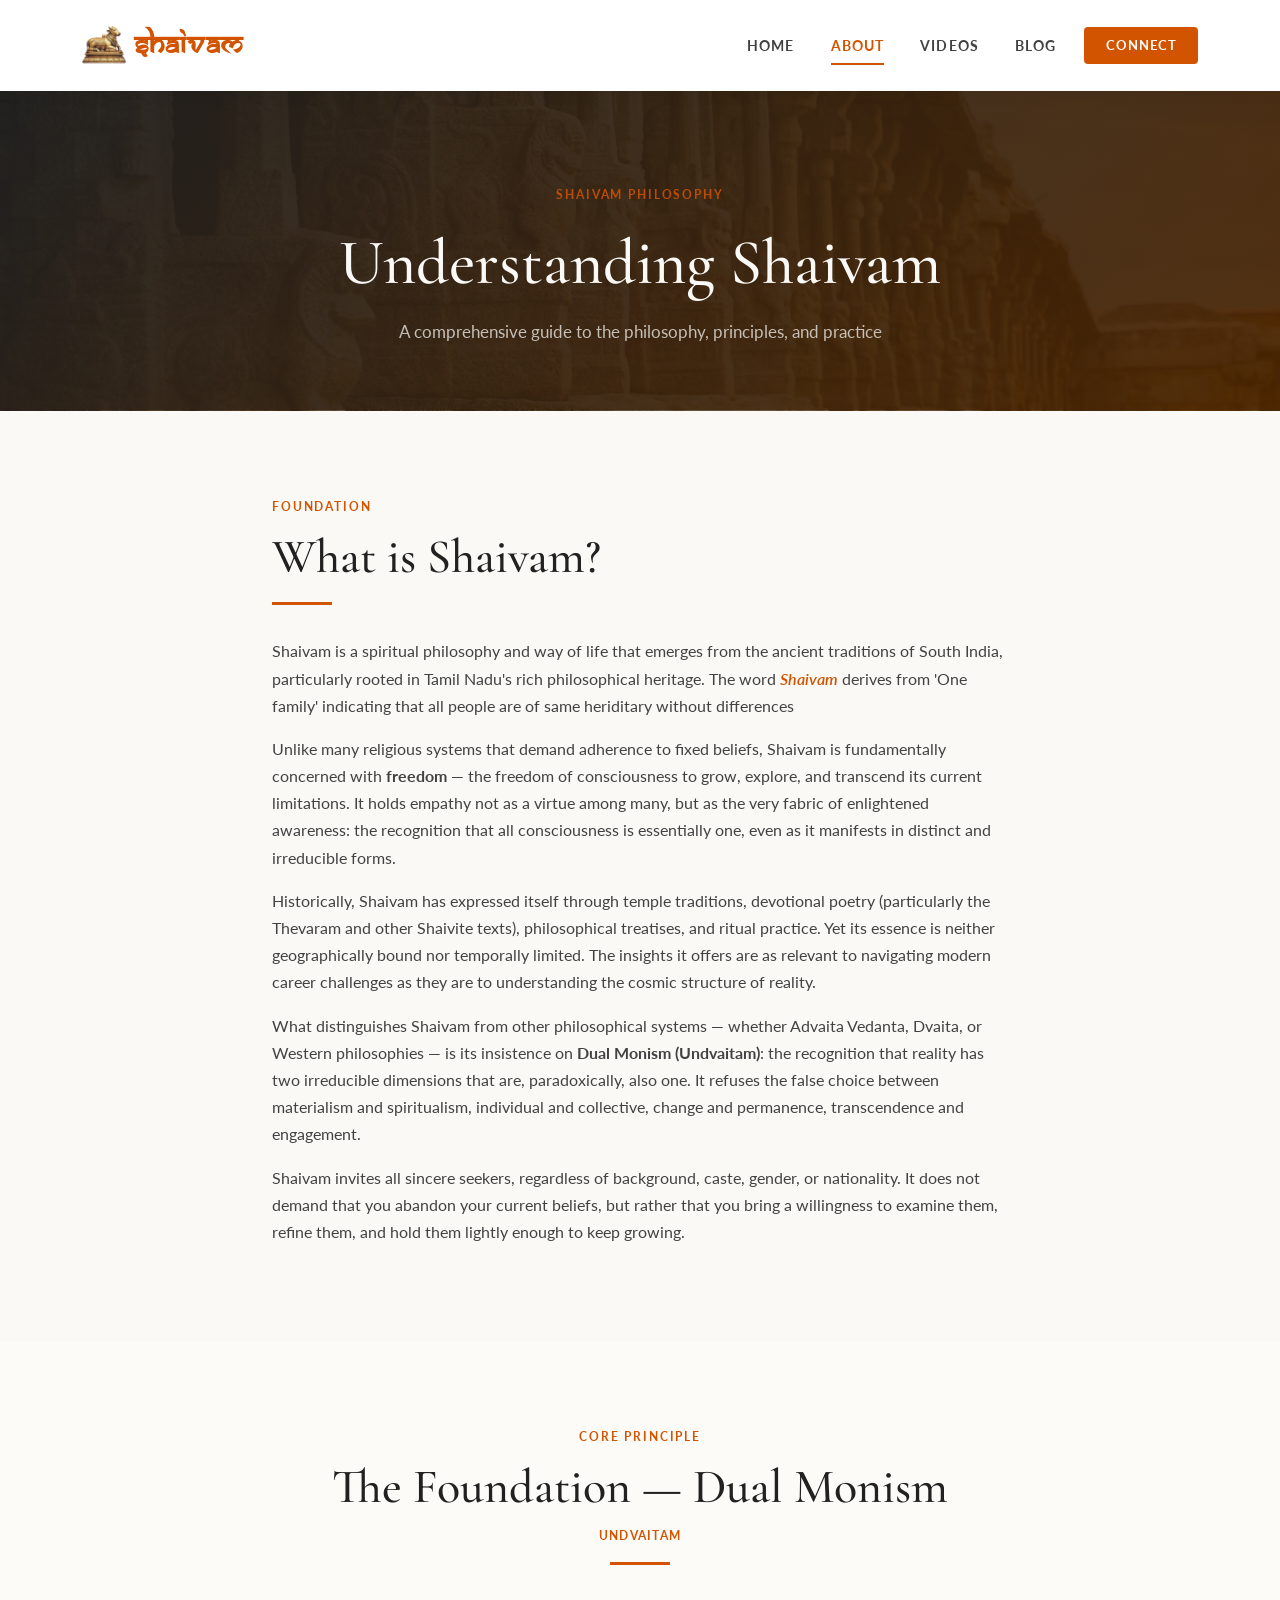
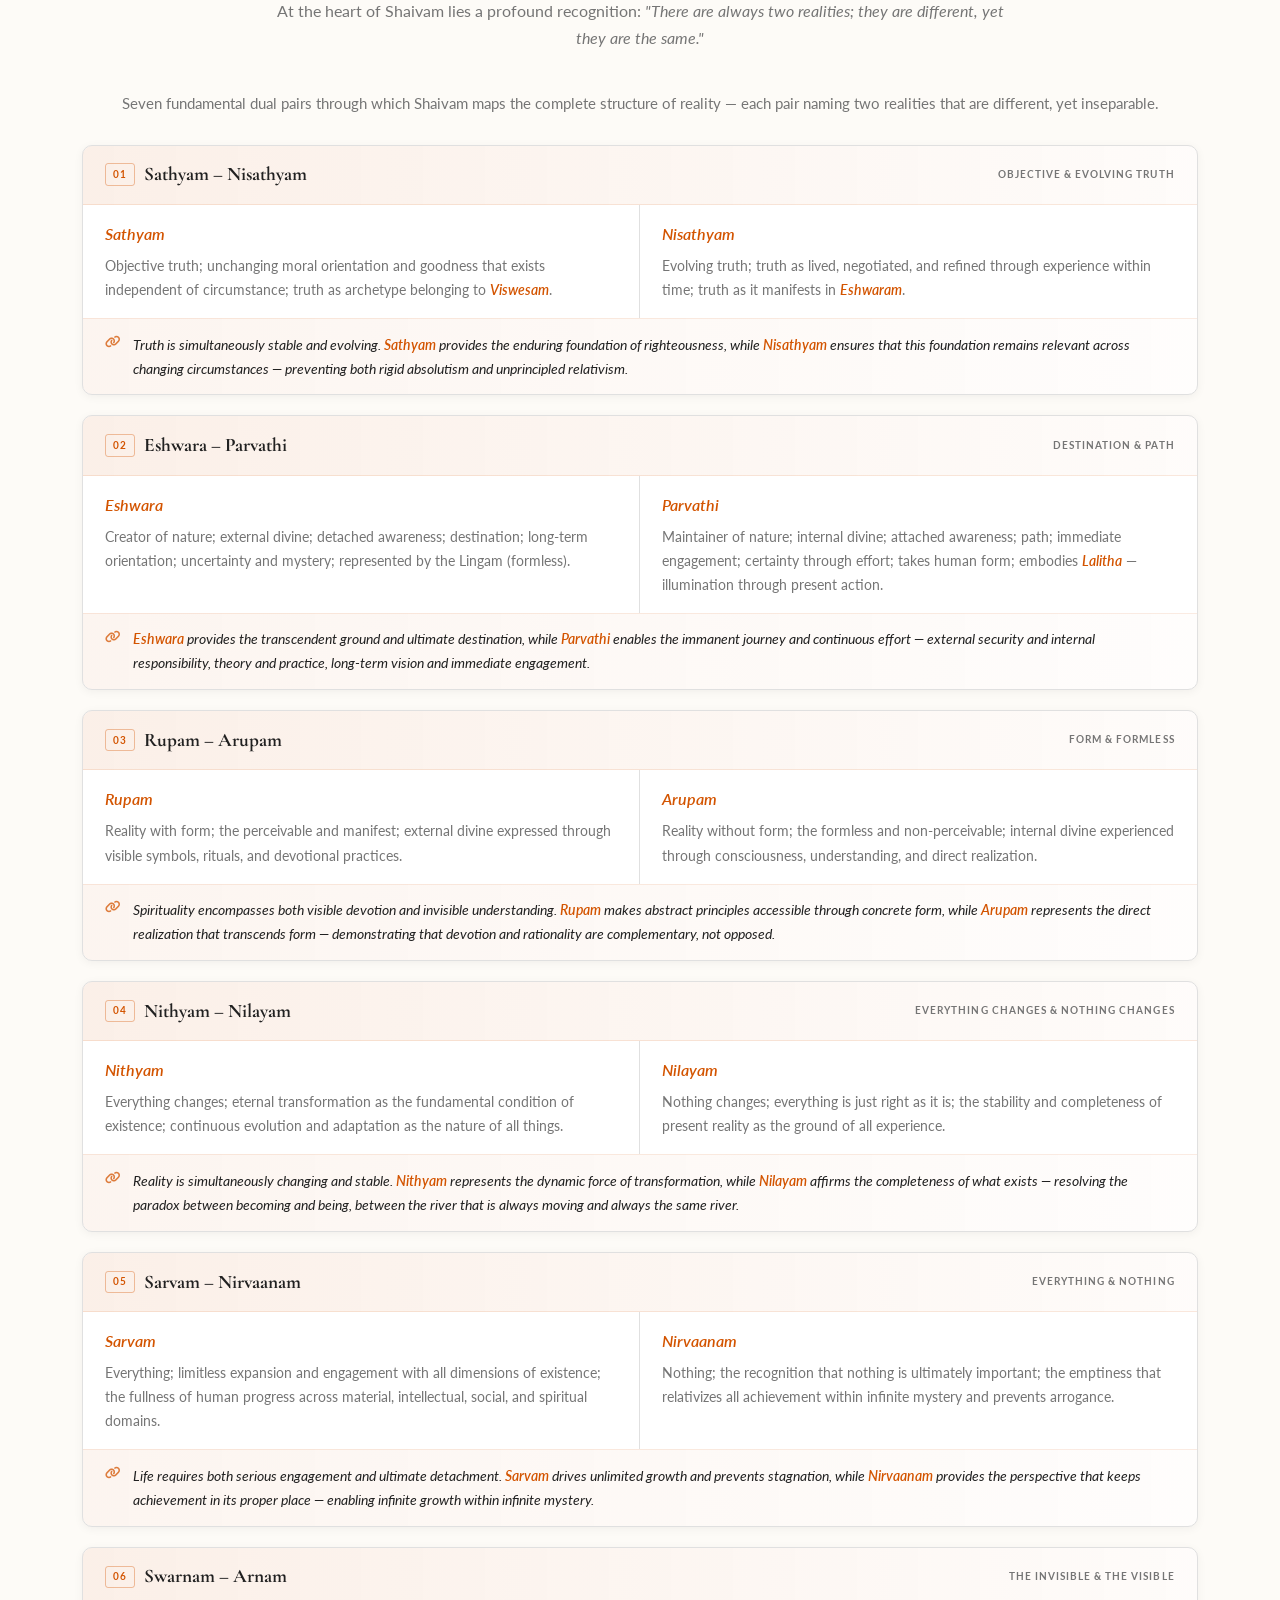
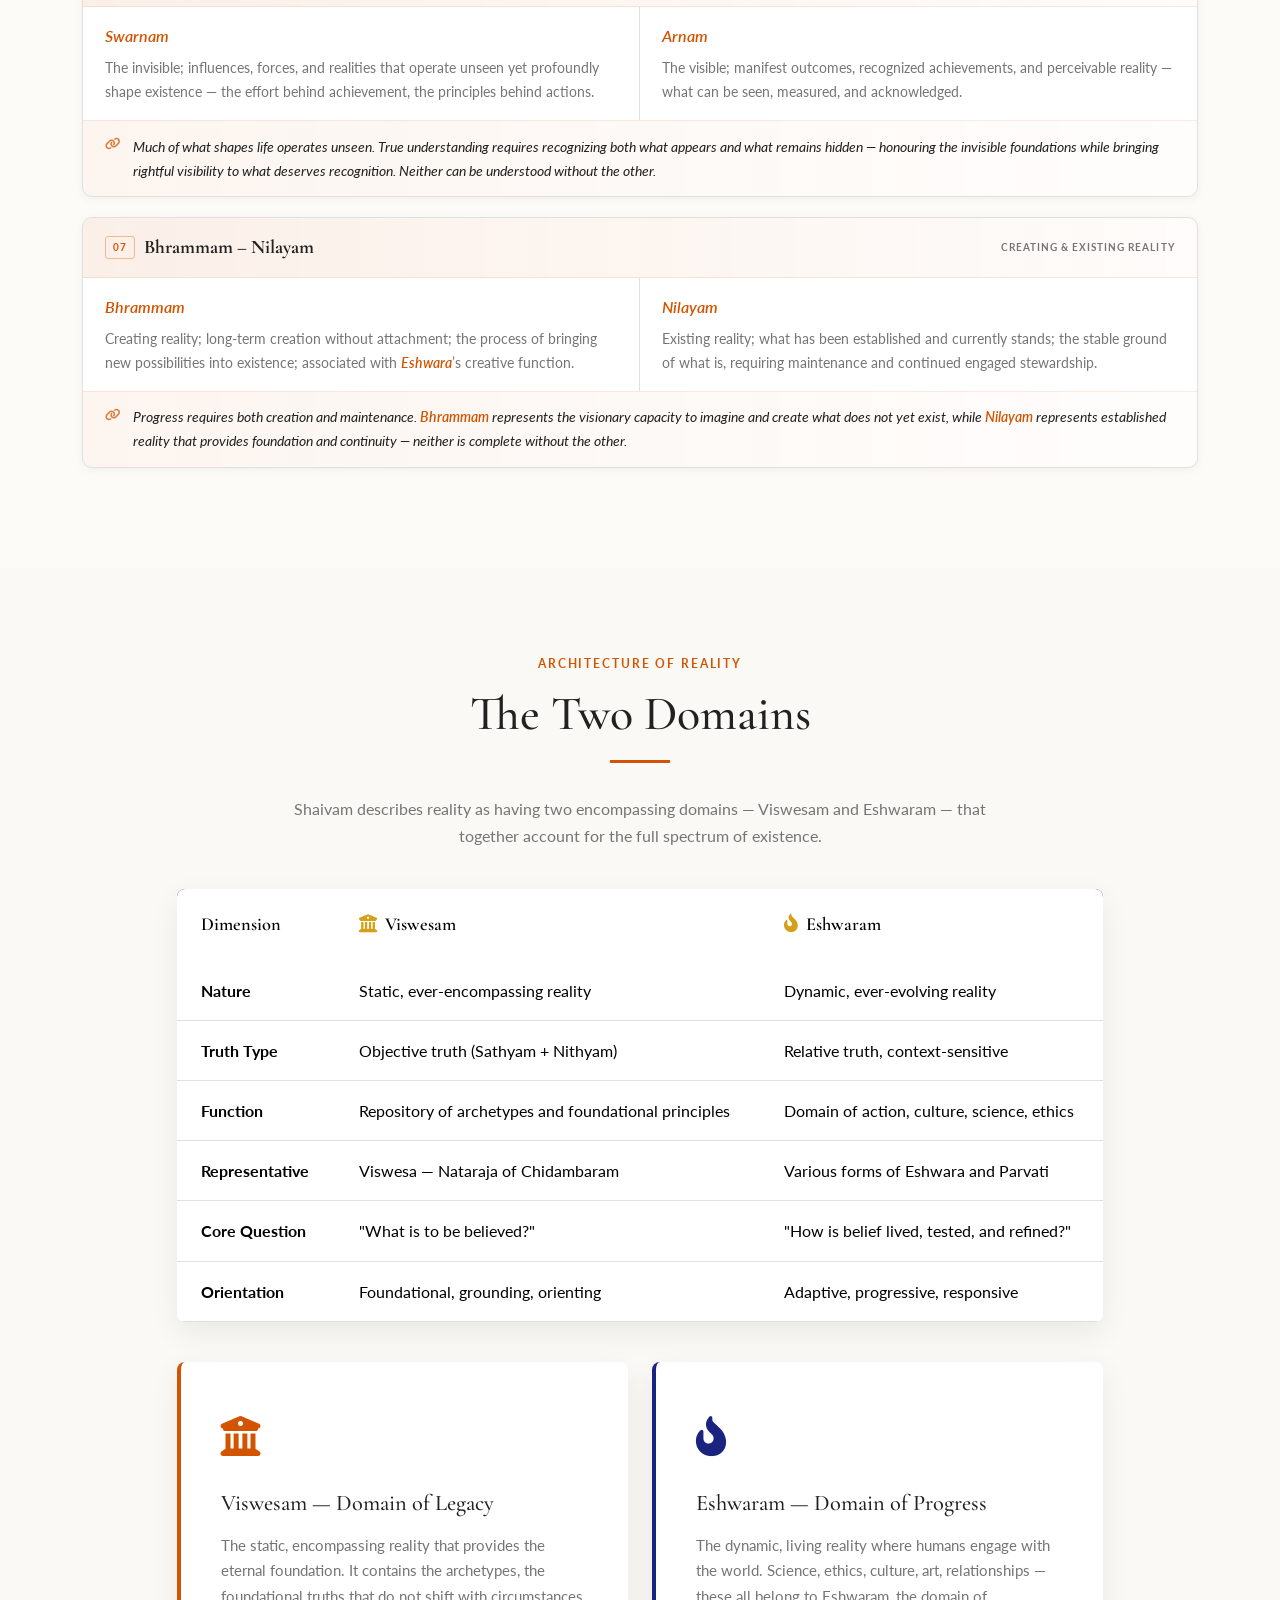
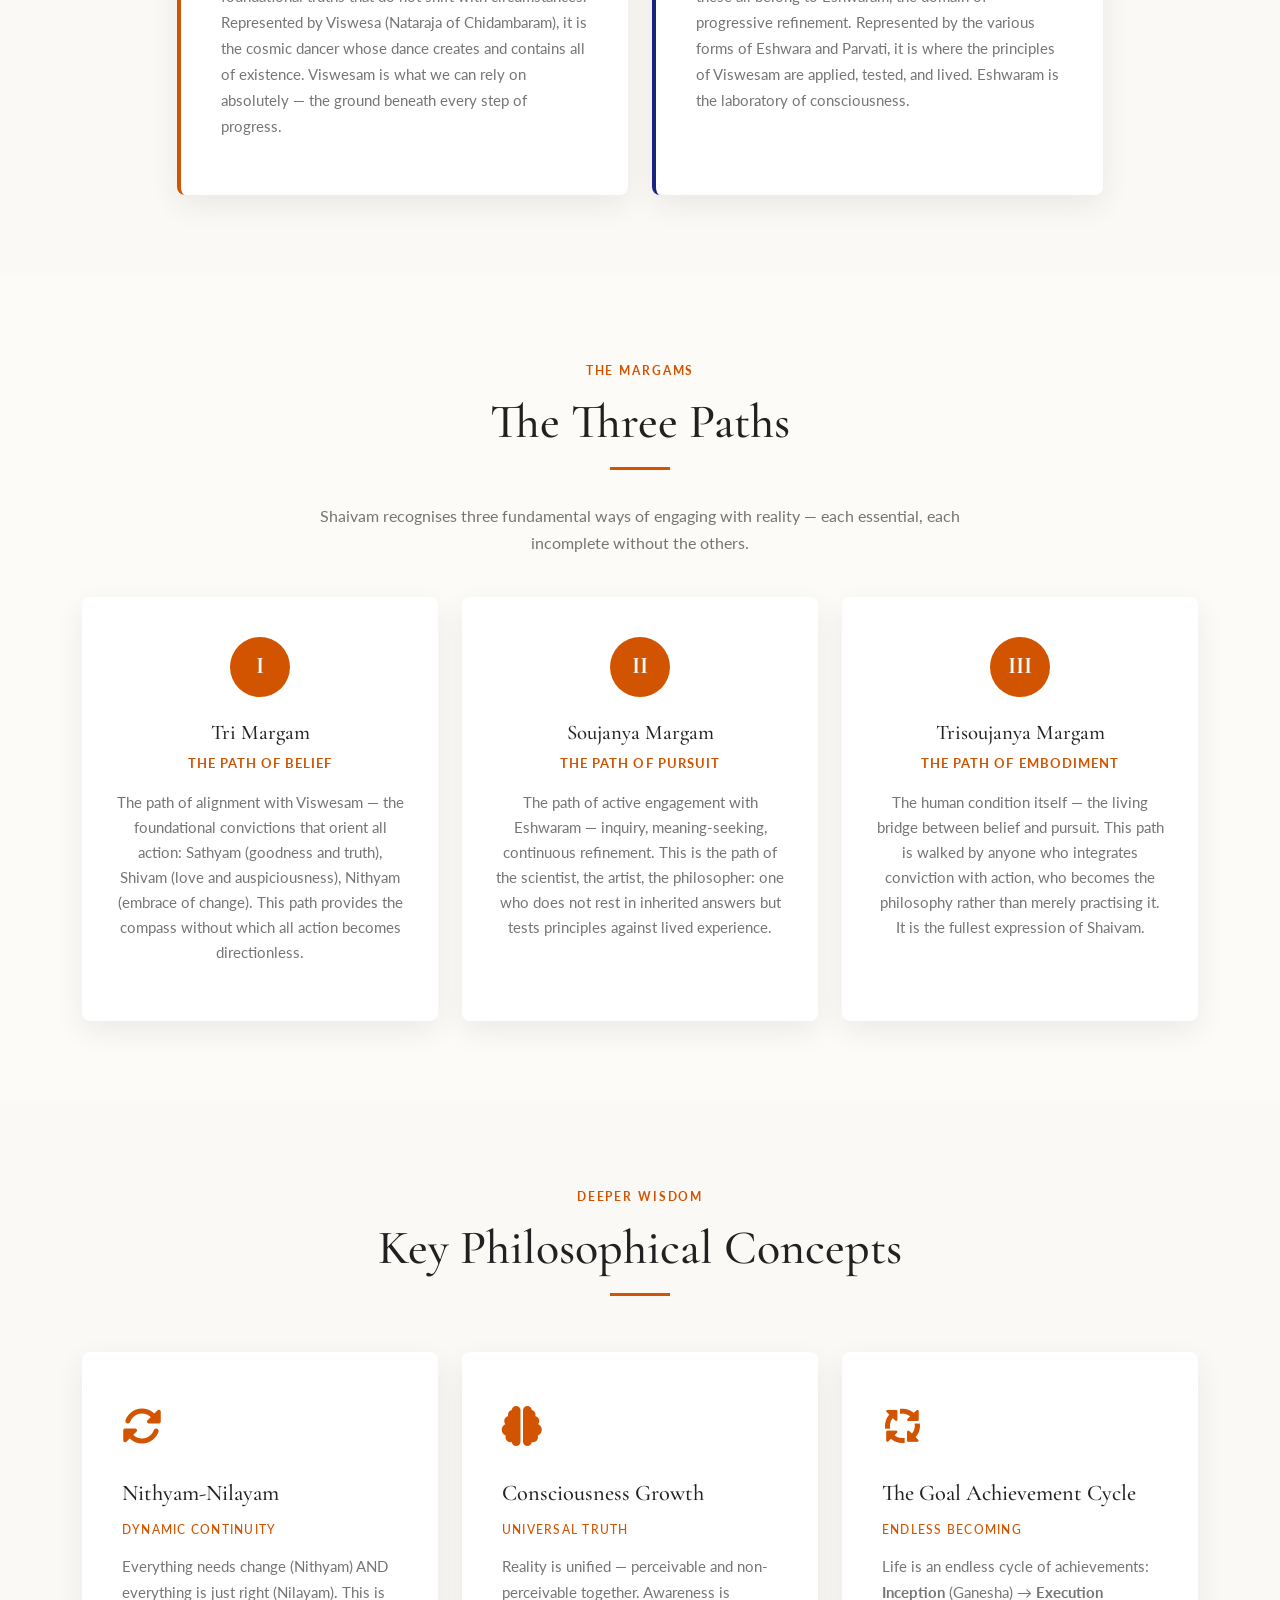
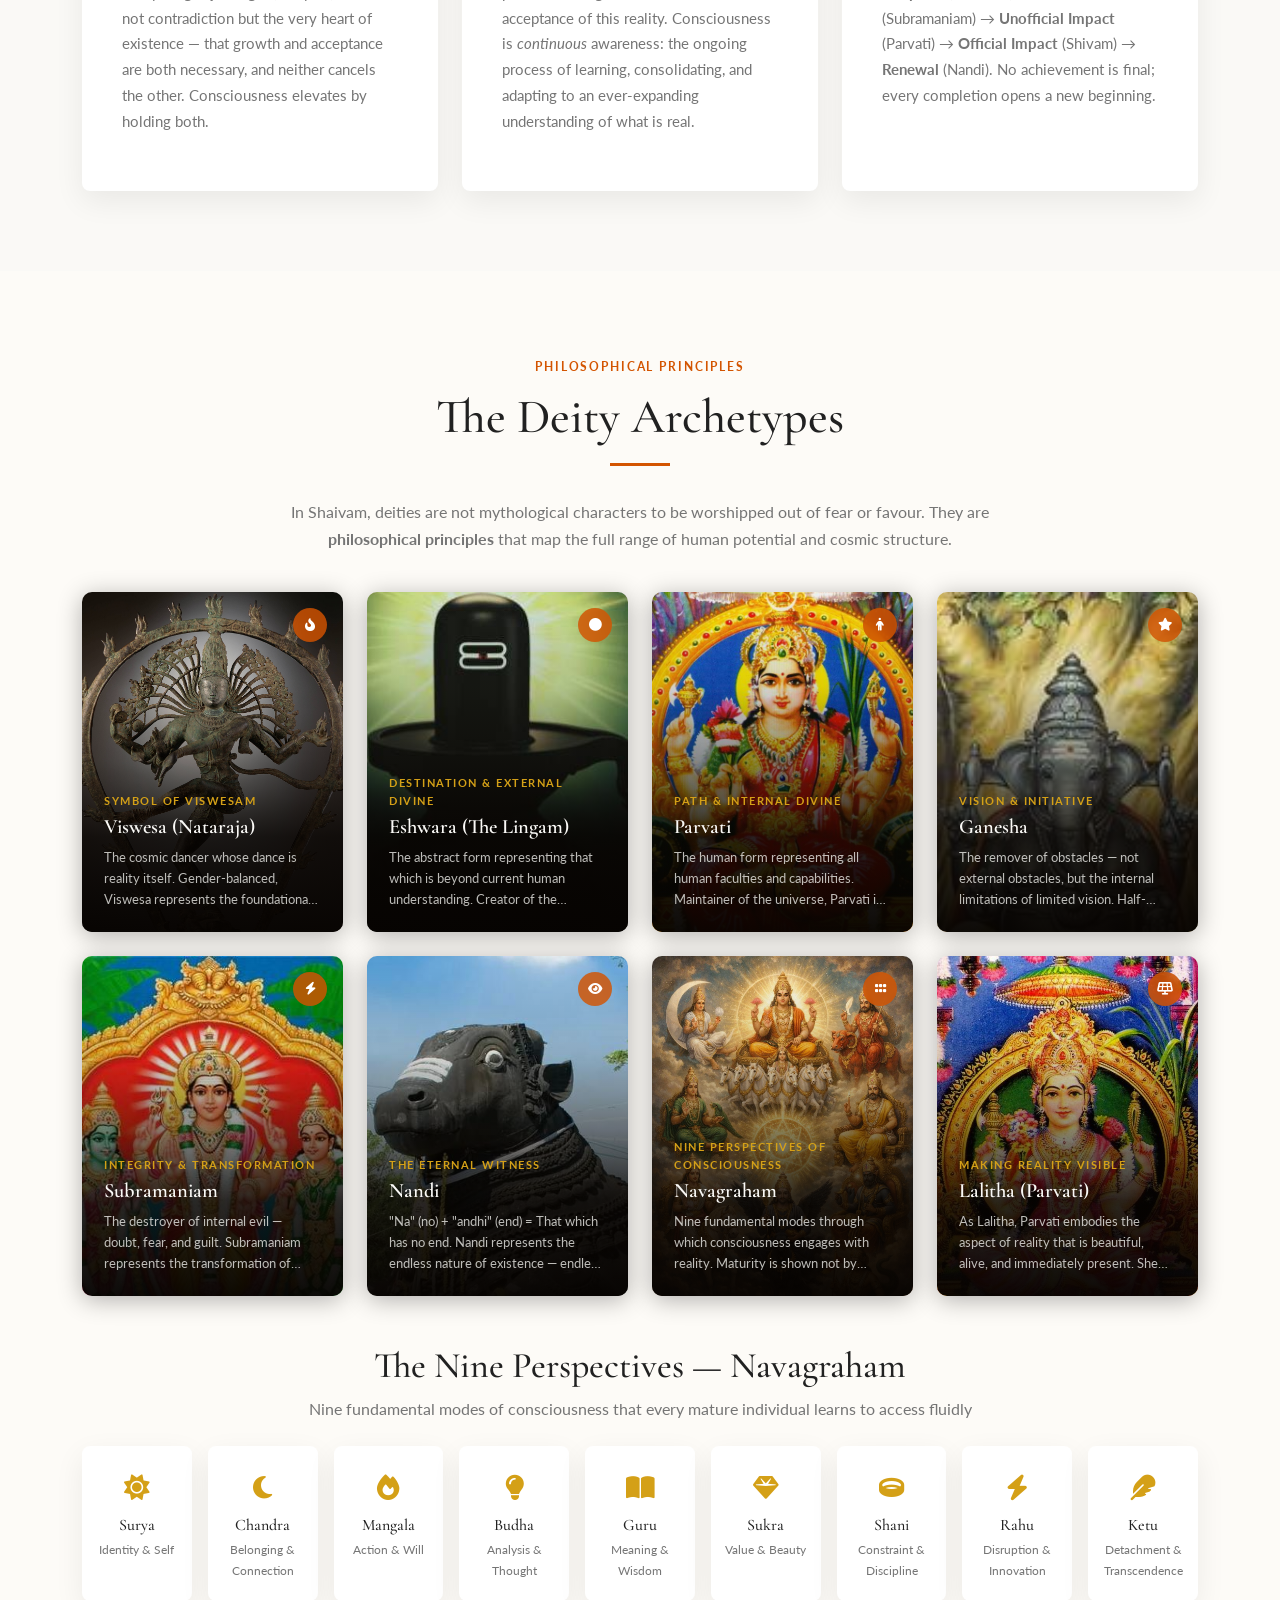
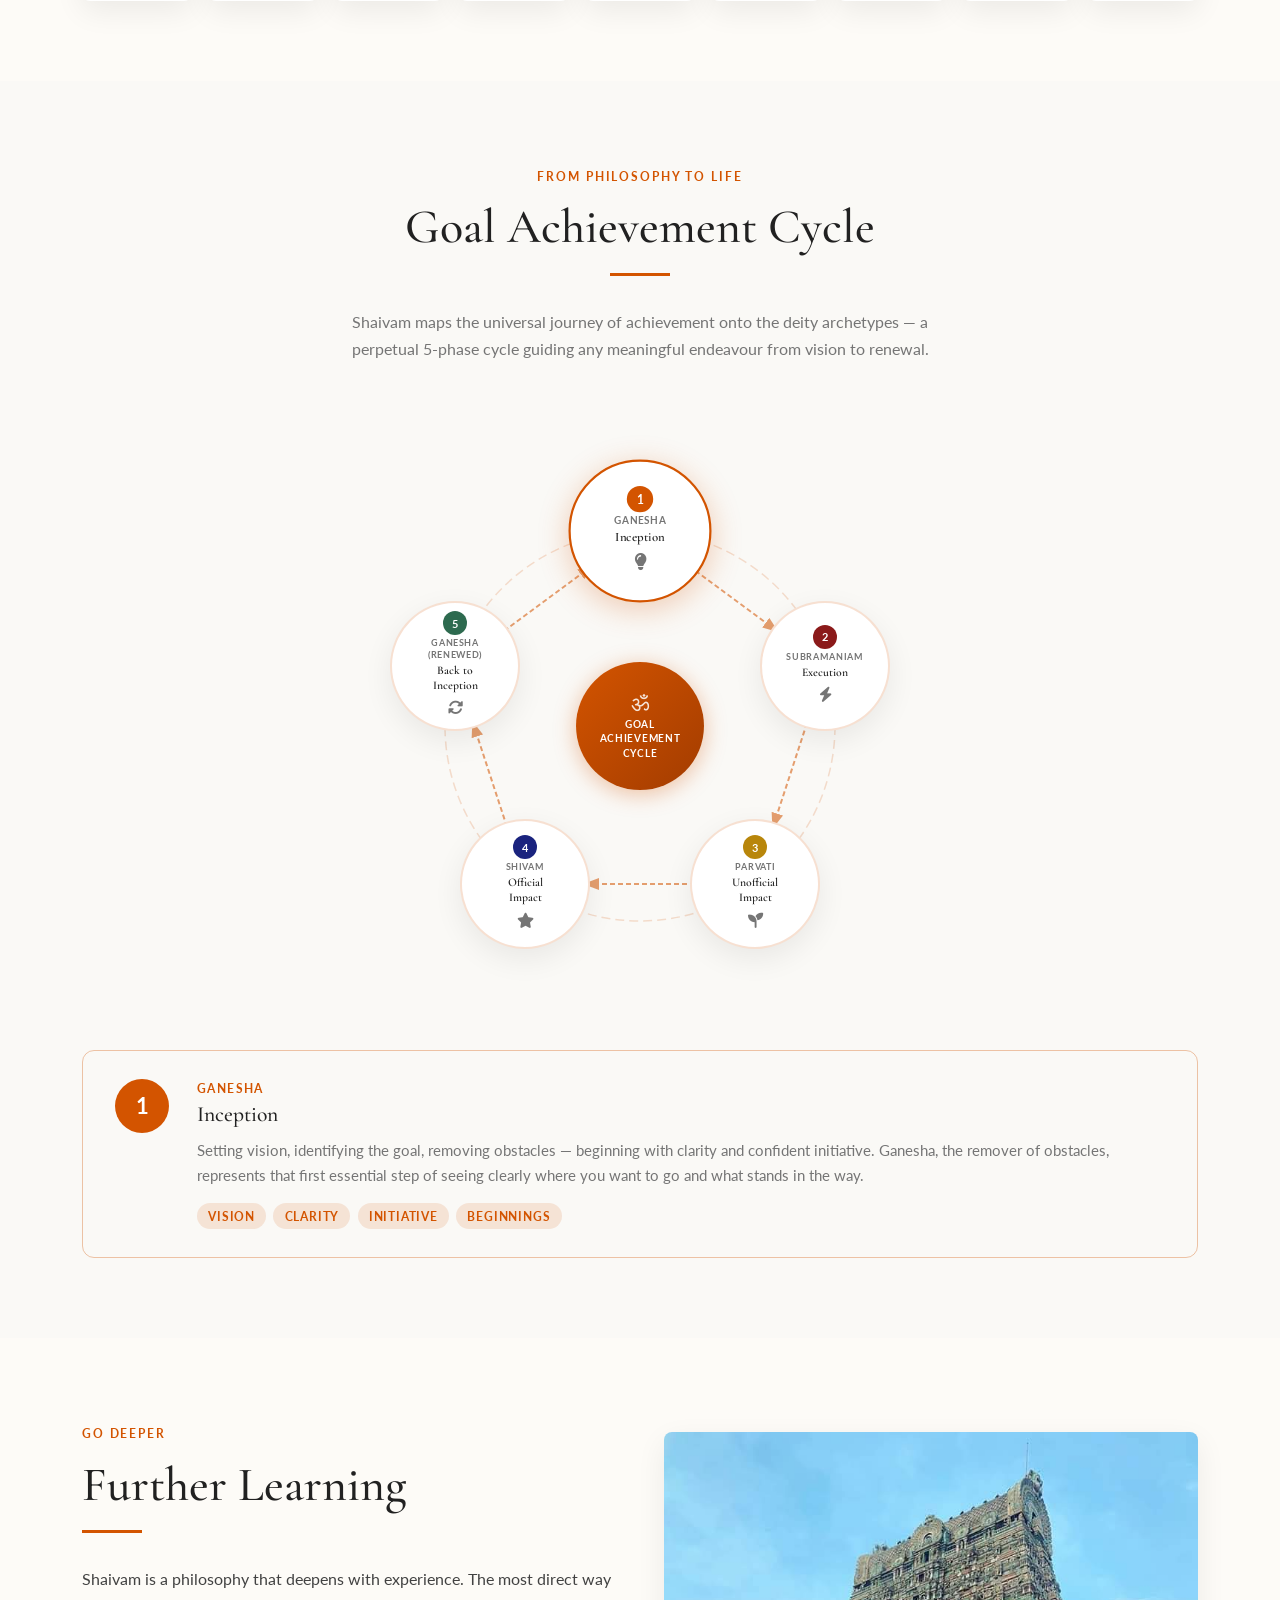
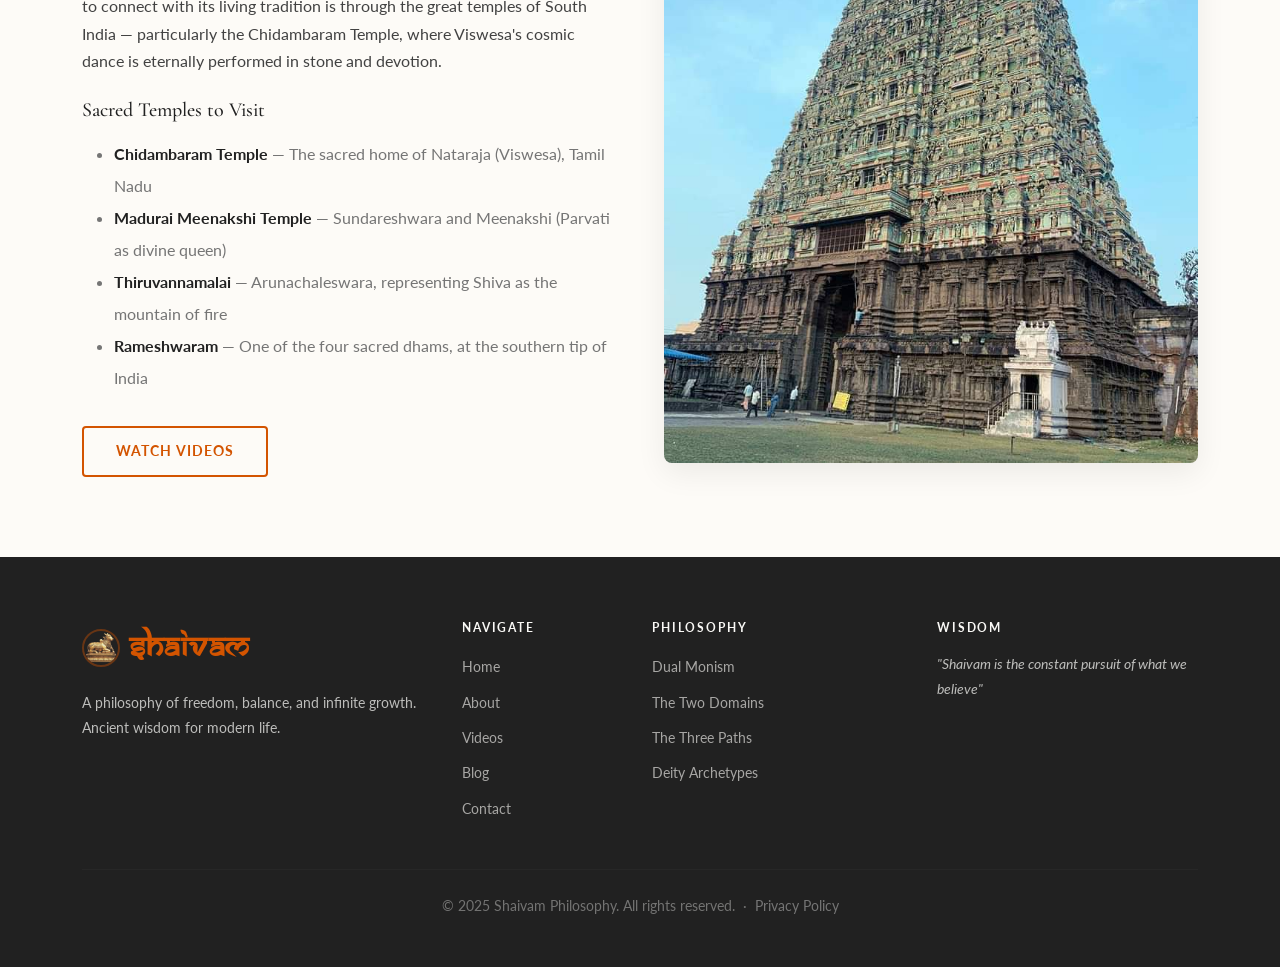
<file: frontend/public/shaivam/about/index.html>
<!DOCTYPE html>
<html lang="en">
<head>
  <!-- Google tag (gtag.js) -->
  <script async src="https://www.googletagmanager.com/gtag/js?id=G-ZM6ST4KGKX"></script>
  <script>
    window.dataLayer = window.dataLayer || [];
    function gtag(){dataLayer.push(arguments);}
    gtag('js', new Date());

    gtag('config', 'G-ZM6ST4KGKX');
  </script>
  <meta charset="UTF-8">
  <meta name="viewport" content="width=device-width, initial-scale=1.0">
  <meta name="description" content="Understand Shaivam philosophy: Dual Monism, the Two Domains, Three Paths, Deity Archetypes, Goal Achievement Cycle, and the Navagraham — a complete guide to the ancient South Indian Shaivite tradition.">
  <meta name="keywords" content="Shaivam philosophy, Dual Monism, Undvaitam, Viswesam, Eshwaram, Three Paths, Deity Archetypes, Navagraham, Goal Achievement Cycle, Tamil Shaivism">
  <meta name="author" content="Shaivam Philosophy">
  <meta name="robots" content="index, follow">
  <title>About Shaivam | Understanding the Philosophy</title>
  <link rel="canonical" href="https://shaivam.info/about/">
  <meta property="og:type" content="website">
  <meta property="og:title" content="About Shaivam | Understanding the Philosophy">
  <meta property="og:description" content="A comprehensive guide to Shaivam philosophy — Dual Monism, Goal Achievement Cycle, Deity Archetypes, and the Navagraham.">
  <meta property="og:url" content="https://shaivam.info/about/">
  <meta property="og:site_name" content="Shaivam Philosophy">
  <meta property="og:image" content="https://shaivam.info/images/eshwara-parvathi.jpg">
  <meta property="og:locale" content="en_US">
  <meta name="twitter:card" content="summary_large_image">
  <meta name="twitter:title" content="About Shaivam | Understanding the Philosophy">
  <meta name="twitter:description" content="A complete guide: Dual Monism, Deity Archetypes, Navagraham, and the Goal Achievement Cycle.">
  <meta name="twitter:image" content="https://shaivam.info/images/eshwara-parvathi.jpg">
  <script type="application/ld+json">{"@context":"https://schema.org","@type":"WebPage","name":"About Shaivam","url":"https://shaivam.info/about/","description":"A comprehensive guide to Shaivam philosophy.","isPartOf":{"@type":"WebSite","name":"Shaivam Philosophy","url":"https://shaivam.info/"}}</script>
  <link href="https://cdn.jsdelivr.net/npm/bootstrap@5.3.2/dist/css/bootstrap.min.css" rel="stylesheet">
  <link rel="stylesheet" href="https://cdnjs.cloudflare.com/ajax/libs/font-awesome/6.5.0/css/all.min.css">
  <link rel="preconnect" href="https://fonts.googleapis.com">
  <link rel="preconnect" href="https://fonts.gstatic.com" crossorigin>
  <link href="https://fonts.googleapis.com/css2?family=Cormorant+Garamond:ital,wght@0,400;0,500;0,600;0,700;1,400;1,600&family=Lato:wght@300;400;700&display=swap" rel="stylesheet">
  <link rel="icon" type="image/png" href="../images/logo.png">
  <link rel="apple-touch-icon" href="../images/logo.png">
  <link rel="stylesheet" href="../style.css">
  <link rel="alternate" type="application/rss+xml" title="Shaivam Philosophy Blog" href="https://shaivam.info/blog/feed.xml">
  <style>
    .dm-card {
      background: var(--surface-white);
      border: 1px solid var(--neutral-light);
      border-radius: 10px;
      overflow: hidden;
      margin-bottom: 1.25rem;
      box-shadow: 0 2px 10px rgba(0,0,0,0.05);
      transition: box-shadow 0.3s ease, transform 0.3s ease;
    }
    .dm-card:hover { box-shadow: 0 5px 22px rgba(0,0,0,0.1); transform: translateY(-2px); }
    .dm-header {
      display: flex;
      align-items: center;
      flex-wrap: wrap;
      gap: 0.6rem;
      padding: 0.8rem 1.4rem;
      background: linear-gradient(90deg, rgba(211,84,0,0.09), rgba(211,84,0,0.02));
      border-bottom: 1px solid rgba(211,84,0,0.12);
    }
    .dm-num {
      font-size: 0.63rem;
      font-weight: 700;
      letter-spacing: 0.12em;
      text-transform: uppercase;
      color: var(--primary);
      border: 1px solid rgba(211,84,0,0.35);
      border-radius: 3px;
      padding: 0.1rem 0.4rem;
      flex-shrink: 0;
    }
    .dm-name {
      font-family: 'Cormorant Garamond', serif;
      font-size: 1.2rem;
      font-weight: 700;
      color: var(--neutral-dark);
    }
    .dm-sub {
      font-size: 0.65rem;
      font-weight: 700;
      text-transform: uppercase;
      letter-spacing: 0.1em;
      color: var(--text-muted);
      margin-left: auto;
    }
    .dm-reality {
      padding: 1rem 1.4rem;
      border-right: 1px solid var(--neutral-light);
    }
    .dm-reality:last-child { border-right: none; }
    .dm-rlabel {
      font-size: 0.98rem;
      display: block;
      margin-bottom: 0.4rem;
    }
    .dm-reality p {
      font-size: 0.875rem;
      color: var(--text-muted);
      line-height: 1.72;
      margin: 0;
    }
    .dm-combined {
      background: linear-gradient(90deg, rgba(211,84,0,0.06), rgba(211,84,0,0.01));
      border-top: 1px solid rgba(211,84,0,0.1);
      padding: 0.85rem 1.4rem;
      display: flex;
      gap: 0.7rem;
      align-items: flex-start;
    }
    .dm-combined-icon { color: var(--primary); flex-shrink: 0; margin-top: 0.2rem; font-size: 0.78rem; opacity: 0.75; }
    .dm-combined p { font-size: 0.875rem; color: var(--neutral-dark); line-height: 1.72; margin: 0; font-style: italic; }
    @media (max-width: 767px) {
      .dm-sub { margin-left: 0; }
      .dm-reality { border-right: none; border-bottom: 1px solid var(--neutral-light); }
      .dm-reality:last-child { border-bottom: none; }
    }
  </style>
</head>
<body>

<!-- NAVBAR -->
<nav class="navbar navbar-expand-lg sticky-top" data-testid="main-navbar">
  <div class="container">
    <a class="navbar-brand d-flex align-items-center gap-2" href="../" data-testid="navbar-brand">
      <img src="../images/logo.png" alt="Shaivam Logo" style="height:44px;width:44px;object-fit:cover;border-radius:7px;">
      <span>Shaivam</span>
    </a>
    <button class="navbar-toggler border-0" type="button" data-bs-toggle="collapse" data-bs-target="#mainNav" aria-label="Toggle navigation" data-testid="navbar-toggler">
      <span class="navbar-toggler-icon"></span>
    </button>
    <div class="collapse navbar-collapse" id="mainNav">
      <ul class="navbar-nav ms-auto align-items-lg-center gap-lg-1">
        <li class="nav-item"><a class="nav-link" href="../" data-page="index" data-testid="home-nav-link">Home</a></li>
        <li class="nav-item"><a class="nav-link active" href="../about/" data-page="about" data-testid="about-nav-link">About</a></li>
        <li class="nav-item"><a class="nav-link" href="../videos/" data-page="videos" data-testid="videos-nav-link">Videos</a></li>
        <li class="nav-item"><a class="nav-link" href="../blog/" data-page="blog" data-testid="blog-nav-link">Blog</a></li>
        <li class="nav-item ms-lg-2"><a class="btn btn-saffron btn-sm" href="../contact/" data-testid="contact-nav-btn">Connect</a></li>
      </ul>
    </div>
  </div>
</nav>

<!-- PAGE HEADER -->
<section class="page-header" data-testid="about-page-header">
  <div class="container">
    <span class="section-tag" style="color:rgba(211,84,0,0.85);">Shaivam Philosophy</span>
    <h1 class="mt-2">Understanding Shaivam</h1>
    <p class="page-subtitle">A comprehensive guide to the philosophy, principles, and practice</p>
  </div>
</section>

<!-- SECTION 1: WHAT IS SHAIVAM -->
<section class="section-padding" id="what-is-shaivam" data-testid="what-is-shaivam-section">
  <div class="container">
    <div class="row justify-content-center">
      <div class="col-lg-8">
        <span class="section-tag">Foundation</span>
        <h2>What is Shaivam?</h2>
        <div class="section-divider-left"></div>

        <p>Shaivam is a spiritual philosophy and way of life that emerges from the ancient traditions of South India, particularly rooted in Tamil Nadu's rich philosophical heritage. The word <span class="sanskrit">Shaivam</span> derives from 'One family' indicating that all people are of same heriditary without differences</p>

        <p>Unlike many religious systems that demand adherence to fixed beliefs, Shaivam is fundamentally concerned with <strong>freedom</strong> — the freedom of consciousness to grow, explore, and transcend its current limitations. It holds empathy not as a virtue among many, but as the very fabric of enlightened awareness: the recognition that all consciousness is essentially one, even as it manifests in distinct and irreducible forms.</p>

        <p>Historically, Shaivam has expressed itself through temple traditions, devotional poetry (particularly the Thevaram and other Shaivite texts), philosophical treatises, and ritual practice. Yet its essence is neither geographically bound nor temporally limited. The insights it offers are as relevant to navigating modern career challenges as they are to understanding the cosmic structure of reality.</p>

        <p>What distinguishes Shaivam from other philosophical systems — whether Advaita Vedanta, Dvaita, or Western philosophies — is its insistence on <strong>Dual Monism (Undvaitam)</strong>: the recognition that reality has two irreducible dimensions that are, paradoxically, also one. It refuses the false choice between materialism and spiritualism, individual and collective, change and permanence, transcendence and engagement.</p>

        <p>Shaivam invites all sincere seekers, regardless of background, caste, gender, or nationality. It does not demand that you abandon your current beliefs, but rather that you bring a willingness to examine them, refine them, and hold them lightly enough to keep growing.</p>
      </div>
    </div>
  </div>
</section>

<!-- SECTION 2: DUAL MONISM -->
<section class="section-padding section-alt" id="dual-monism" data-testid="dual-monism-section">
  <div class="container">
    <div class="row justify-content-center mb-4">
      <div class="col-lg-8 text-center">
        <span class="section-tag">Core Principle</span>
        <h2>The Foundation — Dual Monism</h2>
        <p style="font-size:0.78rem;color:var(--primary);text-transform:uppercase;letter-spacing:0.1em;font-weight:700;">Undvaitam</p>
        <div class="section-divider"></div>
        <p class="text-muted-custom">At the heart of Shaivam lies a profound recognition: <em>"There are always two realities; they are different, yet they are the same."</em></p>
      </div>
    </div>

    <div class="row g-0 mt-2">
      <div class="col-12">
        <p class="text-center" style="color:var(--text-muted);font-size:0.92rem;margin-bottom:1.75rem;">Seven fundamental dual pairs through which Shaivam maps the complete structure of reality — each pair naming two realities that are different, yet inseparable.</p>

        <!-- 01 Sathyam – Nisathyam -->
        <div class="dm-card fade-up" data-testid="dm-pair-sathyam">
          <div class="dm-header">
            <span class="dm-num">01</span>
            <span class="dm-name">Sathyam &ndash; Nisathyam</span>
            <span class="dm-sub">Objective &amp; Evolving Truth</span>
          </div>
          <div class="row g-0">
            <div class="col-md-6 dm-reality">
              <span class="dm-rlabel sanskrit">Sathyam</span>
              <p>Objective truth; unchanging moral orientation and goodness that exists independent of circumstance; truth as archetype belonging to <span class="sanskrit">Viswesam</span>.</p>
            </div>
            <div class="col-md-6 dm-reality">
              <span class="dm-rlabel sanskrit">Nisathyam</span>
              <p>Evolving truth; truth as lived, negotiated, and refined through experience within time; truth as it manifests in <span class="sanskrit">Eshwaram</span>.</p>
            </div>
          </div>
          <div class="dm-combined">
            <i class="fa-solid fa-link dm-combined-icon"></i>
            <p>Truth is simultaneously stable and evolving. <span class="sanskrit">Sathyam</span> provides the enduring foundation of righteousness, while <span class="sanskrit">Nisathyam</span> ensures that this foundation remains relevant across changing circumstances &mdash; preventing both rigid absolutism and unprincipled relativism.</p>
          </div>
        </div>

        <!-- 02 Eshwara – Parvathi -->
        <div class="dm-card fade-up" data-testid="dm-pair-eshwara-parvathi">
          <div class="dm-header">
            <span class="dm-num">02</span>
            <span class="dm-name">Eshwara &ndash; Parvathi</span>
            <span class="dm-sub">Destination &amp; Path</span>
          </div>
          <div class="row g-0">
            <div class="col-md-6 dm-reality">
              <span class="dm-rlabel sanskrit">Eshwara</span>
              <p>Creator of nature; external divine; detached awareness; destination; long-term orientation; uncertainty and mystery; represented by the Lingam (formless).</p>
            </div>
            <div class="col-md-6 dm-reality">
              <span class="dm-rlabel sanskrit">Parvathi</span>
              <p>Maintainer of nature; internal divine; attached awareness; path; immediate engagement; certainty through effort; takes human form; embodies <span class="sanskrit">Lalitha</span> &mdash; illumination through present action.</p>
            </div>
          </div>
          <div class="dm-combined">
            <i class="fa-solid fa-link dm-combined-icon"></i>
            <p><span class="sanskrit">Eshwara</span> provides the transcendent ground and ultimate destination, while <span class="sanskrit">Parvathi</span> enables the immanent journey and continuous effort &mdash; external security and internal responsibility, theory and practice, long-term vision and immediate engagement.</p>
          </div>
        </div>

        <!-- 03 Rupam – Arupam -->
        <div class="dm-card fade-up" data-testid="dm-pair-rupam-arupam">
          <div class="dm-header">
            <span class="dm-num">03</span>
            <span class="dm-name">Rupam &ndash; Arupam</span>
            <span class="dm-sub">Form &amp; Formless</span>
          </div>
          <div class="row g-0">
            <div class="col-md-6 dm-reality">
              <span class="dm-rlabel sanskrit">Rupam</span>
              <p>Reality with form; the perceivable and manifest; external divine expressed through visible symbols, rituals, and devotional practices.</p>
            </div>
            <div class="col-md-6 dm-reality">
              <span class="dm-rlabel sanskrit">Arupam</span>
              <p>Reality without form; the formless and non-perceivable; internal divine experienced through consciousness, understanding, and direct realization.</p>
            </div>
          </div>
          <div class="dm-combined">
            <i class="fa-solid fa-link dm-combined-icon"></i>
            <p>Spirituality encompasses both visible devotion and invisible understanding. <span class="sanskrit">Rupam</span> makes abstract principles accessible through concrete form, while <span class="sanskrit">Arupam</span> represents the direct realization that transcends form &mdash; demonstrating that devotion and rationality are complementary, not opposed.</p>
          </div>
        </div>

        <!-- 04 Nithyam – Nilayam -->
        <div class="dm-card fade-up" data-testid="dm-pair-nithyam-nilayam">
          <div class="dm-header">
            <span class="dm-num">04</span>
            <span class="dm-name">Nithyam &ndash; Nilayam</span>
            <span class="dm-sub">Everything Changes &amp; Nothing Changes</span>
          </div>
          <div class="row g-0">
            <div class="col-md-6 dm-reality">
              <span class="dm-rlabel sanskrit">Nithyam</span>
              <p>Everything changes; eternal transformation as the fundamental condition of existence; continuous evolution and adaptation as the nature of all things.</p>
            </div>
            <div class="col-md-6 dm-reality">
              <span class="dm-rlabel sanskrit">Nilayam</span>
              <p>Nothing changes; everything is just right as it is; the stability and completeness of present reality as the ground of all experience.</p>
            </div>
          </div>
          <div class="dm-combined">
            <i class="fa-solid fa-link dm-combined-icon"></i>
            <p>Reality is simultaneously changing and stable. <span class="sanskrit">Nithyam</span> represents the dynamic force of transformation, while <span class="sanskrit">Nilayam</span> affirms the completeness of what exists &mdash; resolving the paradox between becoming and being, between the river that is always moving and always the same river.</p>
          </div>
        </div>

        <!-- 05 Sarvam – Nirvaanam -->
        <div class="dm-card fade-up" data-testid="dm-pair-sarvam-nirvaanam">
          <div class="dm-header">
            <span class="dm-num">05</span>
            <span class="dm-name">Sarvam &ndash; Nirvaanam</span>
            <span class="dm-sub">Everything &amp; Nothing</span>
          </div>
          <div class="row g-0">
            <div class="col-md-6 dm-reality">
              <span class="dm-rlabel sanskrit">Sarvam</span>
              <p>Everything; limitless expansion and engagement with all dimensions of existence; the fullness of human progress across material, intellectual, social, and spiritual domains.</p>
            </div>
            <div class="col-md-6 dm-reality">
              <span class="dm-rlabel sanskrit">Nirvaanam</span>
              <p>Nothing; the recognition that nothing is ultimately important; the emptiness that relativizes all achievement within infinite mystery and prevents arrogance.</p>
            </div>
          </div>
          <div class="dm-combined">
            <i class="fa-solid fa-link dm-combined-icon"></i>
            <p>Life requires both serious engagement and ultimate detachment. <span class="sanskrit">Sarvam</span> drives unlimited growth and prevents stagnation, while <span class="sanskrit">Nirvaanam</span> provides the perspective that keeps achievement in its proper place &mdash; enabling infinite growth within infinite mystery.</p>
          </div>
        </div>

        <!-- 06 Swarnam – Arnam -->
        <div class="dm-card fade-up" data-testid="dm-pair-swarnam-arnam">
          <div class="dm-header">
            <span class="dm-num">06</span>
            <span class="dm-name">Swarnam &ndash; Arnam</span>
            <span class="dm-sub">The Invisible &amp; The Visible</span>
          </div>
          <div class="row g-0">
            <div class="col-md-6 dm-reality">
              <span class="dm-rlabel sanskrit">Swarnam</span>
              <p>The invisible; influences, forces, and realities that operate unseen yet profoundly shape existence &mdash; the effort behind achievement, the principles behind actions.</p>
            </div>
            <div class="col-md-6 dm-reality">
              <span class="dm-rlabel sanskrit">Arnam</span>
              <p>The visible; manifest outcomes, recognized achievements, and perceivable reality &mdash; what can be seen, measured, and acknowledged.</p>
            </div>
          </div>
          <div class="dm-combined">
            <i class="fa-solid fa-link dm-combined-icon"></i>
            <p>Much of what shapes life operates unseen. True understanding requires recognizing both what appears and what remains hidden &mdash; honouring the invisible foundations while bringing rightful visibility to what deserves recognition. Neither can be understood without the other.</p>
          </div>
        </div>

        <!-- 07 Bhrammam – Nilayam -->
        <div class="dm-card fade-up" data-testid="dm-pair-bhrammam-nilayam">
          <div class="dm-header">
            <span class="dm-num">07</span>
            <span class="dm-name">Bhrammam &ndash; Nilayam</span>
            <span class="dm-sub">Creating &amp; Existing Reality</span>
          </div>
          <div class="row g-0">
            <div class="col-md-6 dm-reality">
              <span class="dm-rlabel sanskrit">Bhrammam</span>
              <p>Creating reality; long-term creation without attachment; the process of bringing new possibilities into existence; associated with <span class="sanskrit">Eshwara</span>&rsquo;s creative function.</p>
            </div>
            <div class="col-md-6 dm-reality">
              <span class="dm-rlabel sanskrit">Nilayam</span>
              <p>Existing reality; what has been established and currently stands; the stable ground of what is, requiring maintenance and continued engaged stewardship.</p>
            </div>
          </div>
          <div class="dm-combined">
            <i class="fa-solid fa-link dm-combined-icon"></i>
            <p>Progress requires both creation and maintenance. <span class="sanskrit">Bhrammam</span> represents the visionary capacity to imagine and create what does not yet exist, while <span class="sanskrit">Nilayam</span> represents established reality that provides foundation and continuity &mdash; neither is complete without the other.</p>
          </div>
        </div>

      </div>
    </div>
  </div>
</section>

<!-- SECTION 3: TWO DOMAINS -->
<section class="section-padding" id="two-domains" data-testid="two-domains-section">
  <div class="container">
    <div class="row justify-content-center mb-4">
      <div class="col-lg-8 text-center">
        <span class="section-tag">Architecture of Reality</span>
        <h2>The Two Domains</h2>
        <div class="section-divider"></div>
        <p class="text-muted-custom">Shaivam describes reality as having two encompassing domains — Viswesam and Eshwaram — that together account for the full spectrum of existence.</p>
      </div>
    </div>
    <div class="row justify-content-center">
      <div class="col-lg-10">
        <table class="table domain-table" data-testid="domain-table">
          <thead>
            <tr>
              <th>Dimension</th>
              <th><i class="fa-solid fa-building-columns me-2" style="color:#D4A017"></i>Viswesam</th>
              <th><i class="fa-solid fa-fire-flame-curved me-2" style="color:#D4A017"></i>Eshwaram</th>
            </tr>
          </thead>
          <tbody>
            <tr>
              <td><strong>Nature</strong></td>
              <td>Static, ever-encompassing reality</td>
              <td>Dynamic, ever-evolving reality</td>
            </tr>
            <tr>
              <td><strong>Truth Type</strong></td>
              <td>Objective truth (Sathyam + Nithyam)</td>
              <td>Relative truth, context-sensitive</td>
            </tr>
            <tr>
              <td><strong>Function</strong></td>
              <td>Repository of archetypes and foundational principles</td>
              <td>Domain of action, culture, science, ethics</td>
            </tr>
            <tr>
              <td><strong>Representative</strong></td>
              <td>Viswesa — Nataraja of Chidambaram</td>
              <td>Various forms of Eshwara and Parvati</td>
            </tr>
            <tr>
              <td><strong>Core Question</strong></td>
              <td>"What is to be believed?"</td>
              <td>"How is belief lived, tested, and refined?"</td>
            </tr>
            <tr>
              <td><strong>Orientation</strong></td>
              <td>Foundational, grounding, orienting</td>
              <td>Adaptive, progressive, responsive</td>
            </tr>
          </tbody>
        </table>
        <div class="row g-4 mt-2">
          <div class="col-md-6 fade-up">
            <div class="concept-card" style="border-left:4px solid var(--primary) !important;">
              <div class="card-icon"><i class="fa-solid fa-building-columns"></i></div>
              <h4>Viswesam — Domain of Legacy</h4>
              <p>The static, encompassing reality that provides the eternal foundation. It contains the archetypes, the foundational truths that do not shift with circumstances. Represented by Viswesa (Nataraja of Chidambaram), it is the cosmic dancer whose dance creates and contains all of existence. Viswesam is what we can rely on absolutely — the ground beneath every step of progress.</p>
            </div>
          </div>
          <div class="col-md-6 fade-up">
            <div class="concept-card" style="border-left:4px solid var(--accent) !important;">
              <div class="card-icon" style="color:var(--accent)"><i class="fa-solid fa-fire-flame-curved"></i></div>
              <h4>Eshwaram — Domain of Progress</h4>
              <p>The dynamic, living reality where humans engage with the world. Science, ethics, culture, art, relationships — these all belong to Eshwaram, the domain of progressive refinement. Represented by the various forms of Eshwara and Parvati, it is where the principles of Viswesam are applied, tested, and lived. Eshwaram is the laboratory of consciousness.</p>
            </div>
          </div>
        </div>
      </div>
    </div>
  </div>
</section>

<!-- SECTION 4: THREE PATHS -->
<section class="section-padding section-alt" id="three-paths" data-testid="three-paths-section">
  <div class="container">
    <div class="row justify-content-center mb-4">
      <div class="col-lg-7 text-center">
        <span class="section-tag">The Margams</span>
        <h2>The Three Paths</h2>
        <div class="section-divider"></div>
        <p class="text-muted-custom">Shaivam recognises three fundamental ways of engaging with reality — each essential, each incomplete without the others.</p>
      </div>
    </div>
    <div class="row g-4">
      <div class="col-md-4 fade-up">
        <div class="path-card" data-testid="path-tri-margam">
          <div class="path-number">I</div>
          <h4>Tri Margam</h4>
          <div class="path-subtitle">The Path of Belief</div>
          <p>The path of alignment with Viswesam — the foundational convictions that orient all action: Sathyam (goodness and truth), Shivam (love and auspiciousness), Nithyam (embrace of change). This path provides the compass without which all action becomes directionless.</p>
        </div>
      </div>
      <div class="col-md-4 fade-up">
        <div class="path-card" data-testid="path-soujanya-margam">
          <div class="path-number">II</div>
          <h4>Soujanya Margam</h4>
          <div class="path-subtitle">The Path of Pursuit</div>
          <p>The path of active engagement with Eshwaram — inquiry, meaning-seeking, continuous refinement. This is the path of the scientist, the artist, the philosopher: one who does not rest in inherited answers but tests principles against lived experience.</p>
        </div>
      </div>
      <div class="col-md-4 fade-up">
        <div class="path-card" data-testid="path-trisoujanya-margam">
          <div class="path-number">III</div>
          <h4>Trisoujanya Margam</h4>
          <div class="path-subtitle">The Path of Embodiment</div>
          <p>The human condition itself — the living bridge between belief and pursuit. This path is walked by anyone who integrates conviction with action, who becomes the philosophy rather than merely practising it. It is the fullest expression of Shaivam.</p>
        </div>
      </div>
    </div>
  </div>
</section>

<!-- SECTION 5: KEY CONCEPTS -->
<section class="section-padding" id="key-concepts" data-testid="key-concepts-section">
  <div class="container">
    <div class="row justify-content-center mb-4">
      <div class="col-lg-7 text-center">
        <span class="section-tag">Deeper Wisdom</span>
        <h2>Key Philosophical Concepts</h2>
        <div class="section-divider"></div>
      </div>
    </div>
    <div class="row g-4">
      <div class="col-md-6 col-lg-4 fade-up">
        <div class="concept-card" data-testid="concept-nithyam-nilayam">
          <div class="card-icon"><i class="fa-solid fa-rotate"></i></div>
          <h4>Nithyam-Nilayam</h4>
          <h6 style="color:var(--primary);font-size:0.78rem;letter-spacing:0.1em;text-transform:uppercase;margin-bottom:1rem;font-family:'Lato',sans-serif;">Dynamic Continuity</h6>
          <p>Everything needs change (Nithyam) AND everything is just right (Nilayam). This is not contradiction but the very heart of existence — that growth and acceptance are both necessary, and neither cancels the other. Consciousness elevates by holding both.</p>
        </div>
      </div>
      <div class="col-md-6 col-lg-4 fade-up">
        <div class="concept-card" data-testid="concept-consciousness">
          <div class="card-icon"><i class="fa-solid fa-brain"></i></div>
          <h4>Consciousness Growth</h4>
          <h6 style="color:var(--primary);font-size:0.78rem;letter-spacing:0.1em;text-transform:uppercase;margin-bottom:1rem;font-family:'Lato',sans-serif;">Universal Truth</h6>
          <p>Reality is unified — perceivable and non-perceivable together. Awareness is acceptance of this reality. Consciousness is <em>continuous</em> awareness: the ongoing process of learning, consolidating, and adapting to an ever-expanding understanding of what is real.</p>
        </div>
      </div>
      <div class="col-md-6 col-lg-4 fade-up">
        <div class="concept-card" data-testid="concept-goal-cycle">
          <div class="card-icon"><i class="fa-solid fa-arrows-spin"></i></div>
          <h4>The Goal Achievement Cycle</h4>
          <h6 style="color:var(--primary);font-size:0.78rem;letter-spacing:0.1em;text-transform:uppercase;margin-bottom:1rem;font-family:'Lato',sans-serif;">Endless Becoming</h6>
          <p>Life is an endless cycle of achievements: <strong>Inception</strong> (Ganesha) → <strong>Execution</strong> (Subramaniam) → <strong>Unofficial Impact</strong> (Parvati) → <strong>Official Impact</strong> (Shivam) → <strong>Renewal</strong> (Nandi). No achievement is final; every completion opens a new beginning.</p>
        </div>
      </div>
    </div>
  </div>
</section>

<!-- SECTION 6: DEITY ARCHETYPES -->
<section class="section-padding section-alt" id="deities" data-testid="deity-archetypes-section">
  <div class="container">
    <div class="row justify-content-center mb-4">
      <div class="col-lg-8 text-center">
        <span class="section-tag">Philosophical Principles</span>
        <h2>The Deity Archetypes</h2>
        <div class="section-divider"></div>
        <p class="text-muted-custom">In Shaivam, deities are not mythological characters to be worshipped out of fear or favour. They are <strong>philosophical principles</strong> that map the full range of human potential and cosmic structure.</p>
      </div>
    </div>
    <div class="row g-4">
      <!-- 1. Viswesa — placeholder (image coming) -->
      <div class="col-sm-6 col-lg-3 fade-up">
        <div class="deity-card" data-testid="deity-viswesa"
             style="background-image: url('../images/deity-viswesa.jpg'); background-size: cover; background-position: center 20%;">
          <div class="deity-card-icon"><i class="fa-solid fa-fire-flame-curved"></i></div>
          <div class="deity-img-content">
            <div class="deity-role">Symbol of Viswesam</div>
            <h5>Viswesa (Nataraja)</h5>
            <p>The cosmic dancer whose dance is reality itself. Gender-balanced, Viswesa represents the foundational truth that contains both constancy and change — the archetype of archetypes, the source from which all principles emerge.</p>
          </div>
        </div>
      </div>

      <!-- 2. Eshwara — deity-lingam.jpg -->
      <div class="col-sm-6 col-lg-3 fade-up">
        <div class="deity-card" data-testid="deity-eshwara"
             style="background-image: url('../images/deity-lingam.jpg'); background-size: cover; background-position: center center;">
          <div class="deity-card-icon"><i class="fa-solid fa-circle"></i></div>
          <div class="deity-img-content">
            <div class="deity-role">Destination &amp; External Divine</div>
            <h5>Eshwara (The Lingam)</h5>
            <p>The abstract form representing that which is beyond current human understanding. Creator of the universe, Eshwara is the destination — truth in its long-range, objective form. The Lingam embodies the unknown that draws us forward.</p>
          </div>
        </div>
      </div>

      <!-- 3. Parvati — placeholder (image coming) -->
      <div class="col-sm-6 col-lg-3 fade-up">
        <div class="deity-card" data-testid="deity-parvati"
             style="background-image: url('../images/deity-parvati.jpg'); background-size: cover; background-position: center 20%;">
          <div class="deity-card-icon"><i class="fa-solid fa-person"></i></div>
          <div class="deity-img-content">
            <div class="deity-role">Path &amp; Internal Divine</div>
            <h5>Parvati</h5>
            <p>The human form representing all human faculties and capabilities. Maintainer of the universe, Parvati is the path — how belief is lived and refined moment to moment. As Lalitha, she makes reality visible and teaches us to live fully in the present.</p>
          </div>
        </div>
      </div>

      <!-- 4. Ganesha — deity-ganesha.jpg -->
      <div class="col-sm-6 col-lg-3 fade-up">
        <div class="deity-card" data-testid="deity-ganesha"
             style="background-image: url('../images/deity-ganesha.jpg'); background-size: cover; background-position: center top;">
          <div class="deity-card-icon"><i class="fa-solid fa-star"></i></div>
          <div class="deity-img-content">
            <div class="deity-role">Vision &amp; Initiative</div>
            <h5>Ganesha</h5>
            <p>The remover of obstacles — not external obstacles, but the internal limitations of limited vision. Half-human, half-elephant: the elephant head symbolises imagined vision that reaches beyond current experience; the human body, the capacity to act upon it.</p>
          </div>
        </div>
      </div>

      <!-- 5. Subramaniam — placeholder (image coming) -->
      <div class="col-sm-6 col-lg-3 fade-up">
        <div class="deity-card" data-testid="deity-subramaniam"
             style="background-image: url('../images/deity-subramaniam.jpg'); background-size: cover; background-position: center top;">
          <div class="deity-card-icon"><i class="fa-solid fa-bolt"></i></div>
          <div class="deity-img-content">
            <div class="deity-role">Integrity &amp; Transformation</div>
            <h5>Subramaniam</h5>
            <p>The destroyer of internal evil — doubt, fear, and guilt. Subramaniam represents the transformation of personal preference (Valli) through duty and love (Theivaanai), embodying the conversion of selfish desire into purposeful action.</p>
          </div>
        </div>
      </div>

      <!-- 6. Nandi — deity-nandi.jpg -->
      <div class="col-sm-6 col-lg-3 fade-up">
        <div class="deity-card" data-testid="deity-nandi"
             style="background-image: url('../images/deity-nandi.jpg'); background-size: cover; background-position: center top;">
          <div class="deity-card-icon"><i class="fa-solid fa-eye"></i></div>
          <div class="deity-img-content">
            <div class="deity-role">The Eternal Witness</div>
            <h5>Nandi</h5>
            <p>"Na" (no) + "andhi" (end) = That which has no end. Nandi represents the endless nature of existence — endless life, universe, knowledge, and unknowns. The eternal witness who sits before the eternal, teaching us to sit with what we cannot know.</p>
          </div>
        </div>
      </div>

      <!-- 7. Navagraham — deity-navagraham.jpg -->
      <div class="col-sm-6 col-lg-3 fade-up">
        <div class="deity-card" data-testid="deity-navagraham"
             style="background-image: url('../images/deity-navagraham.jpg'); background-size: cover; background-position: center top;">
          <div class="deity-card-icon"><i class="fa-solid fa-grip"></i></div>
          <div class="deity-img-content">
            <div class="deity-role">Nine Perspectives of Consciousness</div>
            <h5>Navagraham</h5>
            <p>Nine fundamental modes through which consciousness engages with reality. Maturity is shown not by mastering one perspective, but by moving fluidly between all nine as circumstances require.</p>
          </div>
        </div>
      </div>

      <!-- 8. Lalitha — deity-lalitha.jpg -->
      <div class="col-sm-6 col-lg-3 fade-up">
        <div class="deity-card" data-testid="deity-lalitha"
             style="background-image: url('../images/deity-lalitha.jpg'); background-size: cover; background-position: center top;">
          <div class="deity-card-icon"><i class="fa-solid fa-solar-panel"></i></div>
          <div class="deity-img-content">
            <div class="deity-role">Making Reality Visible</div>
            <h5>Lalitha (Parvati)</h5>
            <p>As Lalitha, Parvati embodies the aspect of reality that is beautiful, alive, and immediately present. She teaches the practice of full engagement with the present moment — seeing the sacred within the ordinary and acting from that recognition.</p>
          </div>
        </div>
      </div>
    </div>

    <!-- NAVAGRAHAM GRID -->
    <div class="mt-5" data-testid="navagraham-section">
      <h3 class="text-center mb-2">The Nine Perspectives — Navagraham</h3>
      <p class="text-center text-muted-custom mb-4">Nine fundamental modes of consciousness that every mature individual learns to access fluidly</p>
      <div class="row g-3">
        <div class="col-6 col-md-4 col-lg fade-up"><div class="nava-card"><div class="nava-symbol"><i class="fa-solid fa-sun"></i></div><h6>Surya</h6><div class="nava-meaning">Identity &amp; Self</div></div></div>
        <div class="col-6 col-md-4 col-lg fade-up"><div class="nava-card"><div class="nava-symbol"><i class="fa-solid fa-moon"></i></div><h6>Chandra</h6><div class="nava-meaning">Belonging &amp; Connection</div></div></div>
        <div class="col-6 col-md-4 col-lg fade-up"><div class="nava-card"><div class="nava-symbol"><i class="fa-solid fa-fire"></i></div><h6>Mangala</h6><div class="nava-meaning">Action &amp; Will</div></div></div>
        <div class="col-6 col-md-4 col-lg fade-up"><div class="nava-card"><div class="nava-symbol"><i class="fa-solid fa-lightbulb"></i></div><h6>Budha</h6><div class="nava-meaning">Analysis &amp; Thought</div></div></div>
        <div class="col-6 col-md-4 col-lg fade-up"><div class="nava-card"><div class="nava-symbol"><i class="fa-solid fa-book-open"></i></div><h6>Guru</h6><div class="nava-meaning">Meaning &amp; Wisdom</div></div></div>
        <div class="col-6 col-md-4 col-lg fade-up"><div class="nava-card"><div class="nava-symbol"><i class="fa-solid fa-gem"></i></div><h6>Sukra</h6><div class="nava-meaning">Value &amp; Beauty</div></div></div>
        <div class="col-6 col-md-4 col-lg fade-up"><div class="nava-card"><div class="nava-symbol"><i class="fa-solid fa-ring"></i></div><h6>Shani</h6><div class="nava-meaning">Constraint &amp; Discipline</div></div></div>
        <div class="col-6 col-md-4 col-lg fade-up"><div class="nava-card"><div class="nava-symbol"><i class="fa-solid fa-bolt"></i></div><h6>Rahu</h6><div class="nava-meaning">Disruption &amp; Innovation</div></div></div>
        <div class="col-6 col-md-4 col-lg fade-up"><div class="nava-card"><div class="nava-symbol"><i class="fa-solid fa-feather"></i></div><h6>Ketu</h6><div class="nava-meaning">Detachment &amp; Transcendence</div></div></div>
      </div>
    </div>
  </div>
</section>

<!-- SECTION 7: GOAL ACHIEVEMENT CYCLE -->
<section class="section-padding" id="goal-cycle" data-testid="goal-achievement-section">
  <div class="container">
    <div class="row justify-content-center mb-5">
      <div class="col-lg-7 text-center">
        <span class="section-tag">From Philosophy to Life</span>
        <h2>Goal Achievement Cycle</h2>
        <div class="section-divider"></div>
        <p class="text-muted-custom">Shaivam maps the universal journey of achievement onto the deity archetypes — a perpetual 5-phase cycle guiding any meaningful endeavour from vision to renewal.</p>
      </div>
    </div>

    <!-- DESKTOP INFOGRAPHIC (lg and above) -->
    <div class="d-none d-lg-flex justify-content-center fade-up">
      <div class="gac-wrapper">

        <!-- SVG layer: dashed track + directional arrows -->
        <svg class="gac-svg" viewBox="0 0 600 600" xmlns="http://www.w3.org/2000/svg" aria-hidden="true">
          <defs>
            <marker id="gac-arrow" markerWidth="8" markerHeight="6" refX="7" refY="3" orient="auto">
              <polygon points="0 0, 8 3, 0 6" fill="#D35400"/>
            </marker>
          </defs>
          <!-- Circular cycle track -->
          <circle cx="300" cy="300" r="195" fill="none" stroke="rgba(211,84,0,0.18)" stroke-width="1.5" stroke-dasharray="9 5"/>
          <!-- Arrow 1 → 2 (Inception → Execution) -->
          <line x1="349" y1="140" x2="437" y2="205" stroke="#D35400" stroke-width="2" stroke-dasharray="5 3" marker-end="url(#gac-arrow)" opacity="0.55"/>
          <!-- Arrow 2 → 3 (Execution → Unofficial Impact) -->
          <line x1="467" y1="297" x2="433" y2="401" stroke="#D35400" stroke-width="2" stroke-dasharray="5 3" marker-end="url(#gac-arrow)" opacity="0.55"/>
          <!-- Arrow 3 → 4 (Unofficial → Official Impact) -->
          <line x1="355" y1="458" x2="245" y2="458" stroke="#D35400" stroke-width="2" stroke-dasharray="5 3" marker-end="url(#gac-arrow)" opacity="0.55"/>
          <!-- Arrow 4 → 5 (Official Impact → Back to Inception) -->
          <line x1="167" y1="401" x2="133" y2="297" stroke="#D35400" stroke-width="2" stroke-dasharray="5 3" marker-end="url(#gac-arrow)" opacity="0.55"/>
          <!-- Arrow 5 → 1 (Back to Inception → Inception) -->
          <line x1="164" y1="205" x2="252" y2="140" stroke="#D35400" stroke-width="2" stroke-dasharray="5 3" marker-end="url(#gac-arrow)" opacity="0.55"/>
        </svg>

        <!-- Central Hub -->
        <div class="gac-hub">
          <div class="gac-hub-om">ॐ</div>
          <div class="gac-hub-text">Goal<br>Achievement<br>Cycle</div>
        </div>

        <!-- Phase 1: Inception — top (300, 105) -->
        <div class="gac-node" data-phase="1" style="top:40px;left:235px;" tabindex="0" role="button" aria-label="Phase 1: Inception — Ganesha">
          <div class="gac-node-num" style="background:#D35400">1</div>
          <div class="gac-node-deity">Ganesha</div>
          <div class="gac-node-phase">Inception</div>
          <div class="gac-node-icon"><i class="fa-solid fa-lightbulb"></i></div>
        </div>

        <!-- Phase 2: Execution — right-top (485, 240) -->
        <div class="gac-node" data-phase="2" style="top:175px;left:420px;" tabindex="0" role="button" aria-label="Phase 2: Execution — Subramaniam">
          <div class="gac-node-num" style="background:#8B1A1A">2</div>
          <div class="gac-node-deity">Subramaniam</div>
          <div class="gac-node-phase">Execution</div>
          <div class="gac-node-icon"><i class="fa-solid fa-bolt"></i></div>
        </div>

        <!-- Phase 3: Unofficial Impact — right-bottom (415, 458) -->
        <div class="gac-node" data-phase="3" style="top:393px;left:350px;" tabindex="0" role="button" aria-label="Phase 3: Unofficial Impact — Parvati">
          <div class="gac-node-num" style="background:#B8860B">3</div>
          <div class="gac-node-deity">Parvati</div>
          <div class="gac-node-phase">Unofficial<br>Impact</div>
          <div class="gac-node-icon"><i class="fa-solid fa-seedling"></i></div>
        </div>

        <!-- Phase 4: Official Impact — left-bottom (185, 458) -->
        <div class="gac-node" data-phase="4" style="top:393px;left:120px;" tabindex="0" role="button" aria-label="Phase 4: Official Impact — Shivam">
          <div class="gac-node-num" style="background:#1A237E">4</div>
          <div class="gac-node-deity">Shivam</div>
          <div class="gac-node-phase">Official<br>Impact</div>
          <div class="gac-node-icon"><i class="fa-solid fa-star"></i></div>
        </div>

        <!-- Phase 5: Back to Inception — left-top (115, 240) -->
        <div class="gac-node" data-phase="5" style="top:175px;left:50px;" tabindex="0" role="button" aria-label="Phase 5: Back to Inception — Ganesha Renewed">
          <div class="gac-node-num" style="background:#2D6A4F">5</div>
          <div class="gac-node-deity">Ganesha<br>(Renewed)</div>
          <div class="gac-node-phase">Back to<br>Inception</div>
          <div class="gac-node-icon"><i class="fa-solid fa-rotate"></i></div>
        </div>

      </div>
    </div>

    <!-- MOBILE VERTICAL FLOW (below lg) -->
    <div class="d-lg-none gac-mobile fade-up">
      <div class="gac-mobile-step" data-phase="1">
        <div class="gac-mobile-badge" style="background:#D35400">1</div>
        <div class="gac-mobile-content">
          <div class="gac-mobile-deity">Ganesha</div>
          <h5>Inception</h5>
          <p>Setting vision, identifying the goal, removing obstacles — beginning with clarity and confident initiative.</p>
        </div>
      </div>
      <div class="gac-mobile-connector"><i class="fa-solid fa-arrow-down"></i></div>

      <div class="gac-mobile-step" data-phase="2">
        <div class="gac-mobile-badge" style="background:#8B1A1A">2</div>
        <div class="gac-mobile-content">
          <div class="gac-mobile-deity">Subramaniam</div>
          <h5>Execution</h5>
          <p>Taking focused action, maintaining discipline, overcoming challenges — moving with precision and dedication.</p>
        </div>
      </div>
      <div class="gac-mobile-connector"><i class="fa-solid fa-arrow-down"></i></div>

      <div class="gac-mobile-step" data-phase="3">
        <div class="gac-mobile-badge" style="background:#B8860B">3</div>
        <div class="gac-mobile-content">
          <div class="gac-mobile-deity">Parvati</div>
          <h5>Unofficial Impact</h5>
          <p>Creating organic influence, nurturing communities, compassionate leadership — the quiet power that transforms.</p>
        </div>
      </div>
      <div class="gac-mobile-connector"><i class="fa-solid fa-arrow-down"></i></div>

      <div class="gac-mobile-step" data-phase="4">
        <div class="gac-mobile-badge" style="background:#1A237E">4</div>
        <div class="gac-mobile-content">
          <div class="gac-mobile-deity">Shivam</div>
          <h5>Official Impact</h5>
          <p>Achieving recognition, transforming reality, manifestation — when vision becomes legacy.</p>
        </div>
      </div>
      <div class="gac-mobile-connector"><i class="fa-solid fa-arrow-down"></i></div>

      <div class="gac-mobile-step" data-phase="5">
        <div class="gac-mobile-badge" style="background:#2D6A4F">5</div>
        <div class="gac-mobile-content">
          <div class="gac-mobile-deity">Ganesha (Renewed)</div>
          <h5>Back to Inception</h5>
          <p>Integration of learnings, setting a new vision enriched by wisdom gathered — the cycle renews, elevated.</p>
        </div>
      </div>
    </div>

    <!-- PHASE DETAIL PANEL (interactive, below infographic) -->
    <div class="gac-detail-panel mt-4 fade-up" id="gacDetailPanel" data-testid="gac-detail-panel">
      <div class="gac-detail-inner">
        <div class="gac-detail-num" id="gacDetailNum">1</div>
        <div class="gac-detail-body">
          <div class="gac-detail-deity" id="gacDetailDeity">Ganesha</div>
          <h4 id="gacDetailTitle">Inception</h4>
          <p id="gacDetailText">Setting vision, identifying the goal, removing obstacles — beginning with clarity and confident initiative. Ganesha, the remover of obstacles, represents that first essential step of seeing clearly where you want to go and what stands in the way.</p>
          <div class="gac-detail-keys" id="gacDetailKeys">
            <span>Vision</span><span>Clarity</span><span>Initiative</span><span>Beginnings</span>
          </div>
        </div>
      </div>
    </div>

  </div>
</section>

<!-- SECTION 8: FURTHER LEARNING -->
<section class="section-padding section-alt" data-testid="further-learning-section">
  <div class="container">
    <div class="row align-items-center g-5">
      <div class="col-lg-6 fade-up">
        <span class="section-tag">Go Deeper</span>
        <h2>Further Learning</h2>
        <div class="section-divider-left"></div>
        <p>Shaivam is a philosophy that deepens with experience. The most direct way to connect with its living tradition is through the great temples of South India — particularly the Chidambaram Temple, where Viswesa's cosmic dance is eternally performed in stone and devotion.</p>
        <h5 class="mt-4">Sacred Temples to Visit</h5>
        <ul class="mt-3" style="color:var(--text-muted);line-height:2;">
          <li><strong style="color:var(--neutral-dark)">Chidambaram Temple</strong> — The sacred home of Nataraja (Viswesa), Tamil Nadu</li>
          <li><strong style="color:var(--neutral-dark)">Madurai Meenakshi Temple</strong> — Sundareshwara and Meenakshi (Parvati as divine queen)</li>
          <li><strong style="color:var(--neutral-dark)">Thiruvannamalai</strong> — Arunachaleswara, representing Shiva as the mountain of fire</li>
          <li><strong style="color:var(--neutral-dark)">Rameshwaram</strong> — One of the four sacred dhams, at the southern tip of India</li>
        </ul>
        <a href="../videos/" class="btn-outline-saffron mt-3" data-testid="watch-videos-btn">Watch Videos</a>
      </div>
      <div class="col-lg-6 fade-up">
        <img src="../images/gopuram.jpg" alt="Gopuram — South Indian temple tower" class="img-fluid" style="border-radius:8px;box-shadow:var(--shadow-soft);" loading="lazy">
      </div>
    </div>
  </div>
</section>

<!-- FOOTER -->
<footer class="site-footer" data-testid="site-footer">
  <div class="container">
    <div class="row g-4">
      <div class="col-lg-4 col-md-6"><span class="footer-brand"><img src="../images/logo.png" alt="Nandi" class="footer-nandi-logo"><span class="samarkan-text">Shaivam</span></span><p>A philosophy of freedom, balance, and infinite growth. Ancient wisdom for modern life.</p></div>
      <div class="col-lg-2 col-md-6"><h6>Navigate</h6><ul><li><a href="../" data-testid="footer-home-link">Home</a></li><li><a href="../about/" data-testid="footer-about-link">About</a></li><li><a href="../videos/" data-testid="footer-videos-link">Videos</a></li><li><a href="../blog/" data-testid="footer-blog-link">Blog</a></li><li><a href="../contact/" data-testid="footer-contact-link">Contact</a></li></ul></div>
      <div class="col-lg-3 col-md-6"><h6>Philosophy</h6><ul><li><a href="#dual-monism">Dual Monism</a></li><li><a href="#two-domains">The Two Domains</a></li><li><a href="#three-paths">The Three Paths</a></li><li><a href="#deities">Deity Archetypes</a></li></ul></div>
      <div class="col-lg-3 col-md-6"><h6>Wisdom</h6><p class="fst-italic">"Shaivam is the constant pursuit of what we believe"</p></div>
    </div>
    <hr class="footer-divider">
    <p class="footer-bottom">&copy; 2025 Shaivam Philosophy. All rights reserved. &nbsp;&middot;&nbsp; <a href="../privacy/" style="color:var(--text-muted);">Privacy Policy</a></p>
  </div>
</footer>

<script src="https://cdn.jsdelivr.net/npm/bootstrap@5.3.2/dist/js/bootstrap.bundle.min.js"></script>
<script src="../script.js"></script>
</body>
</html>
</file>
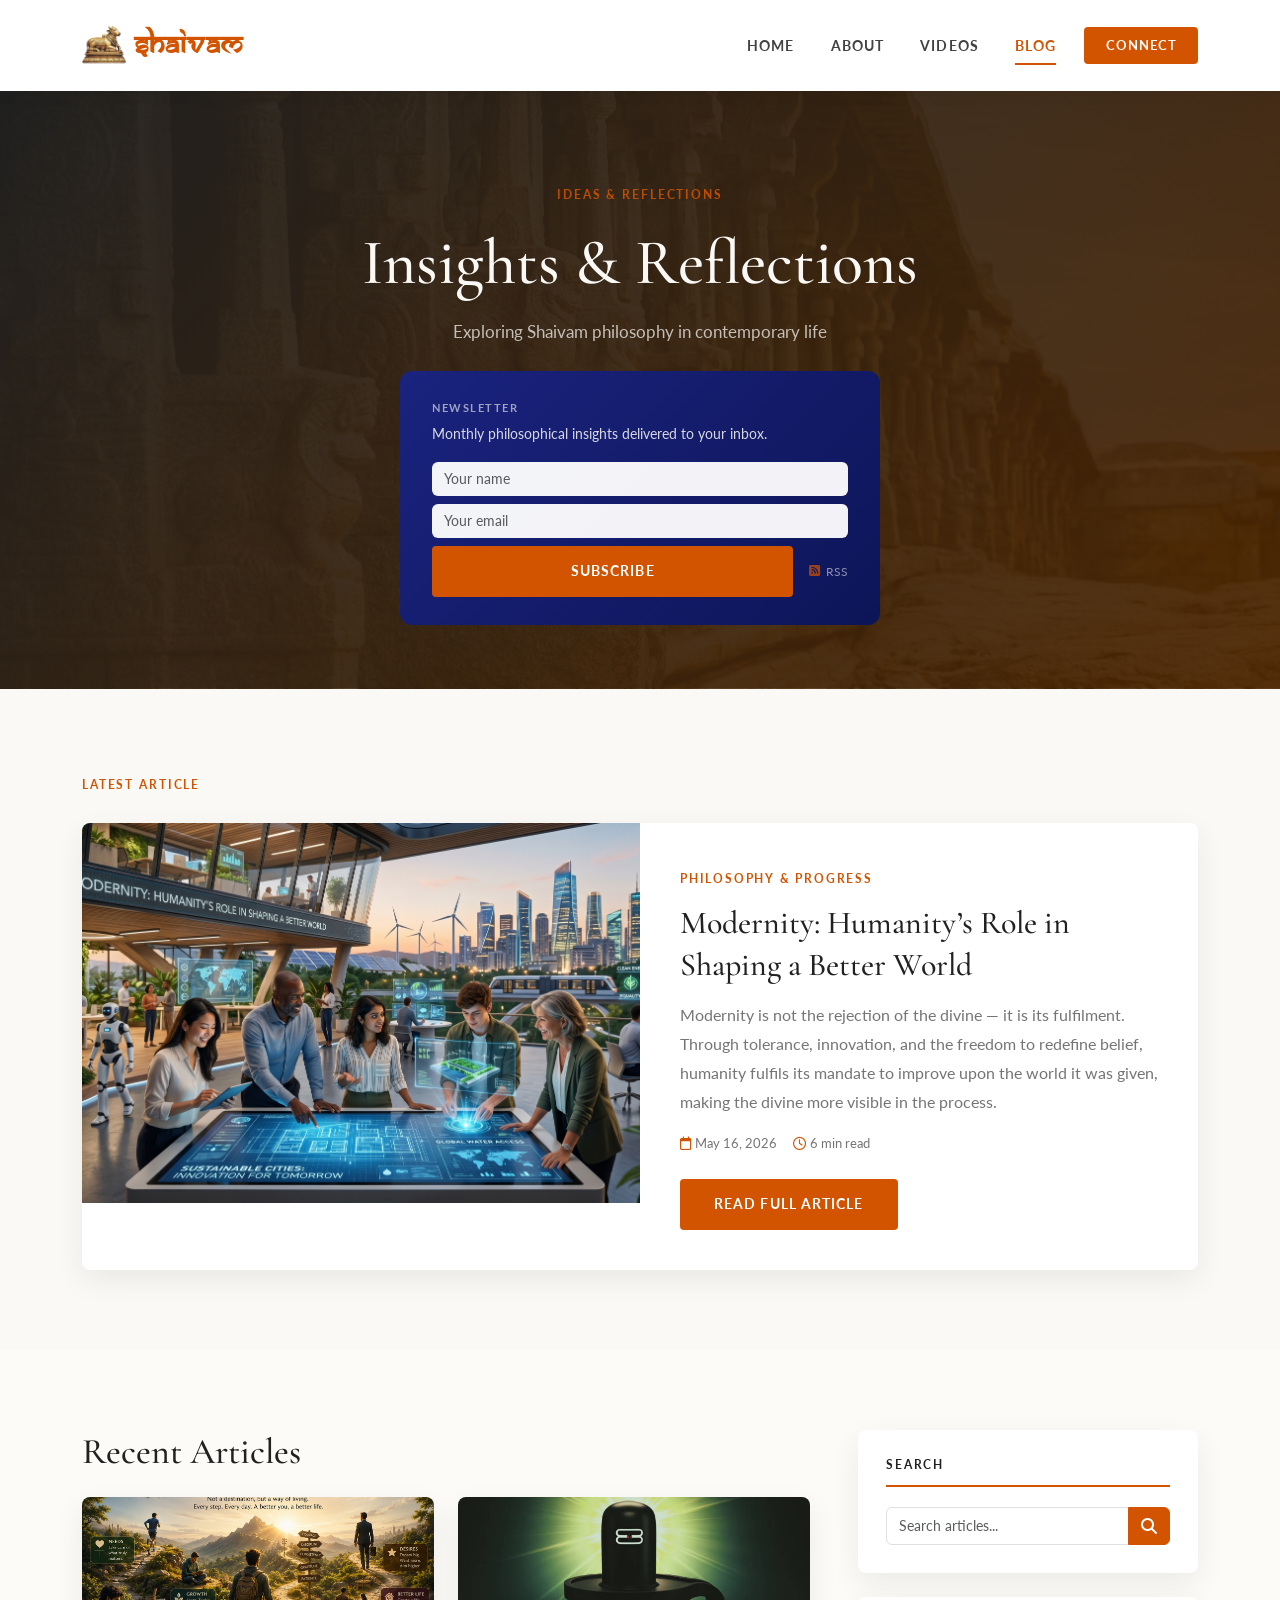
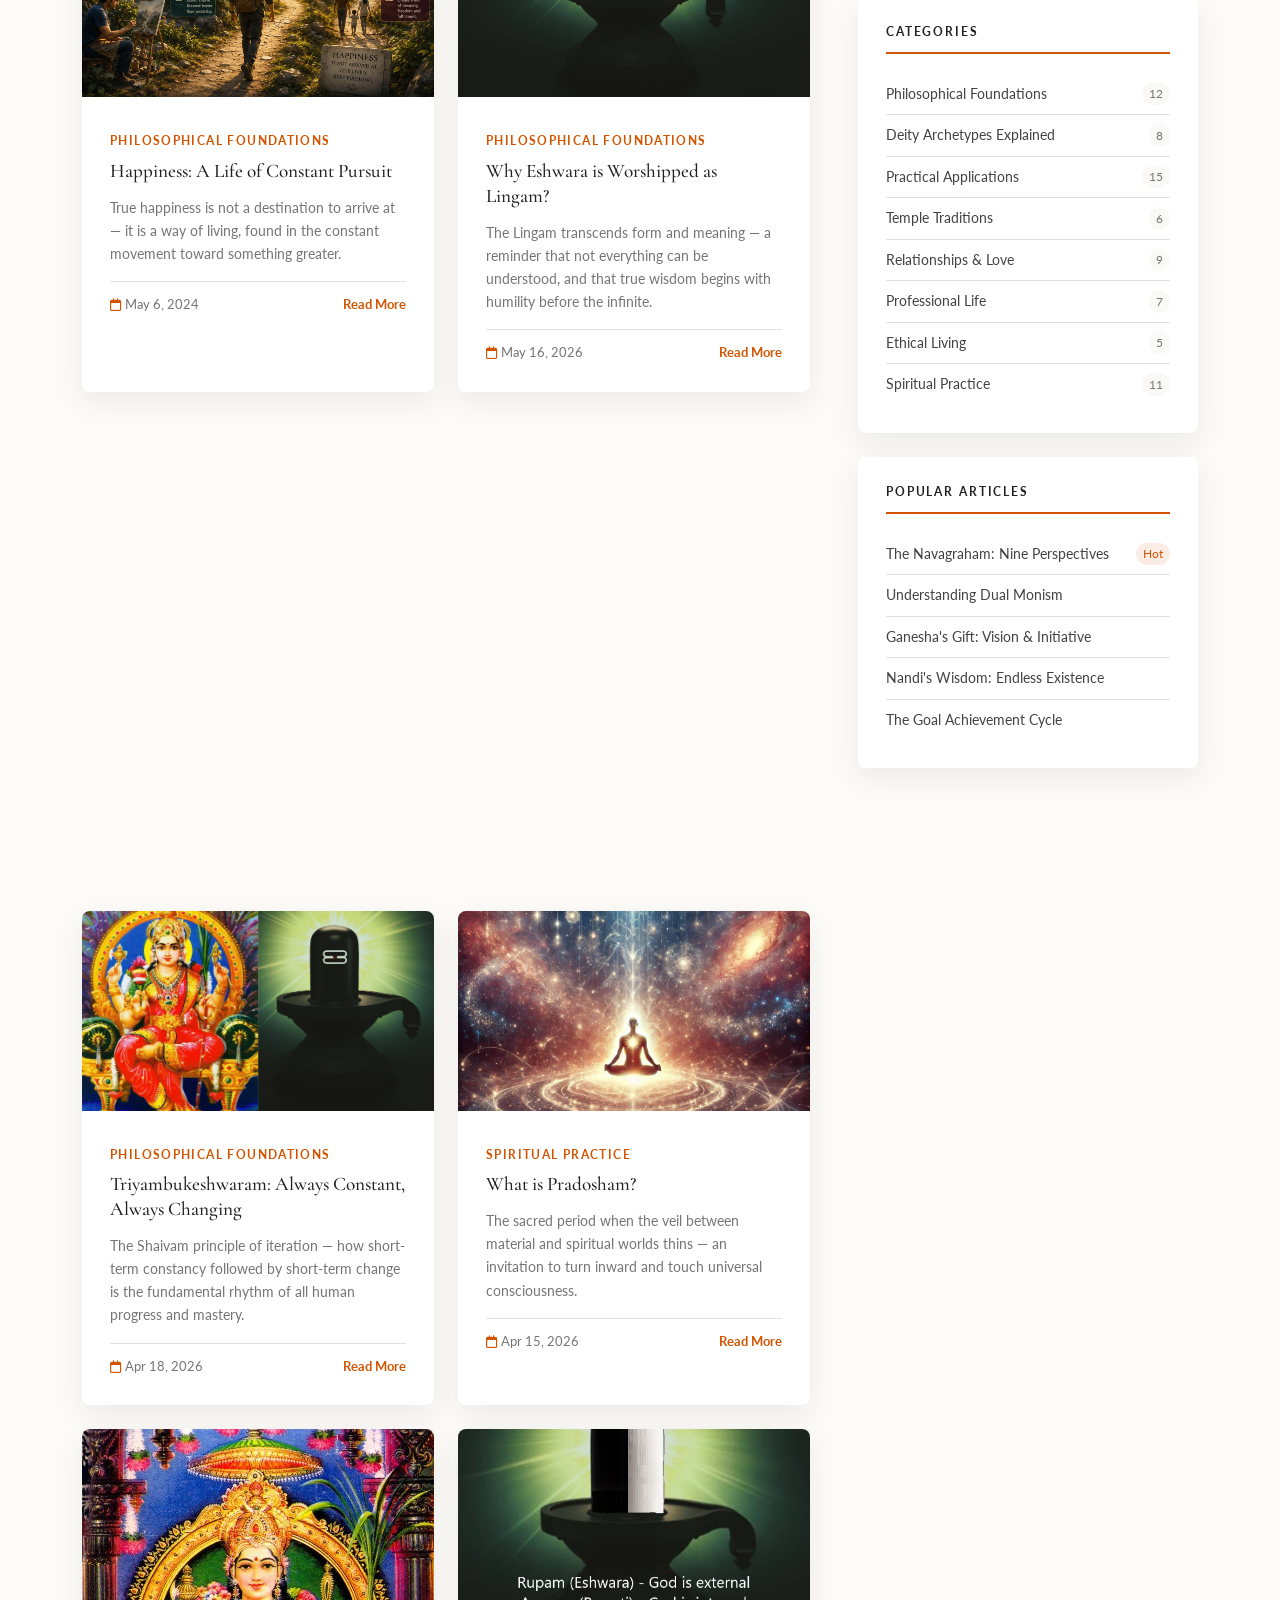
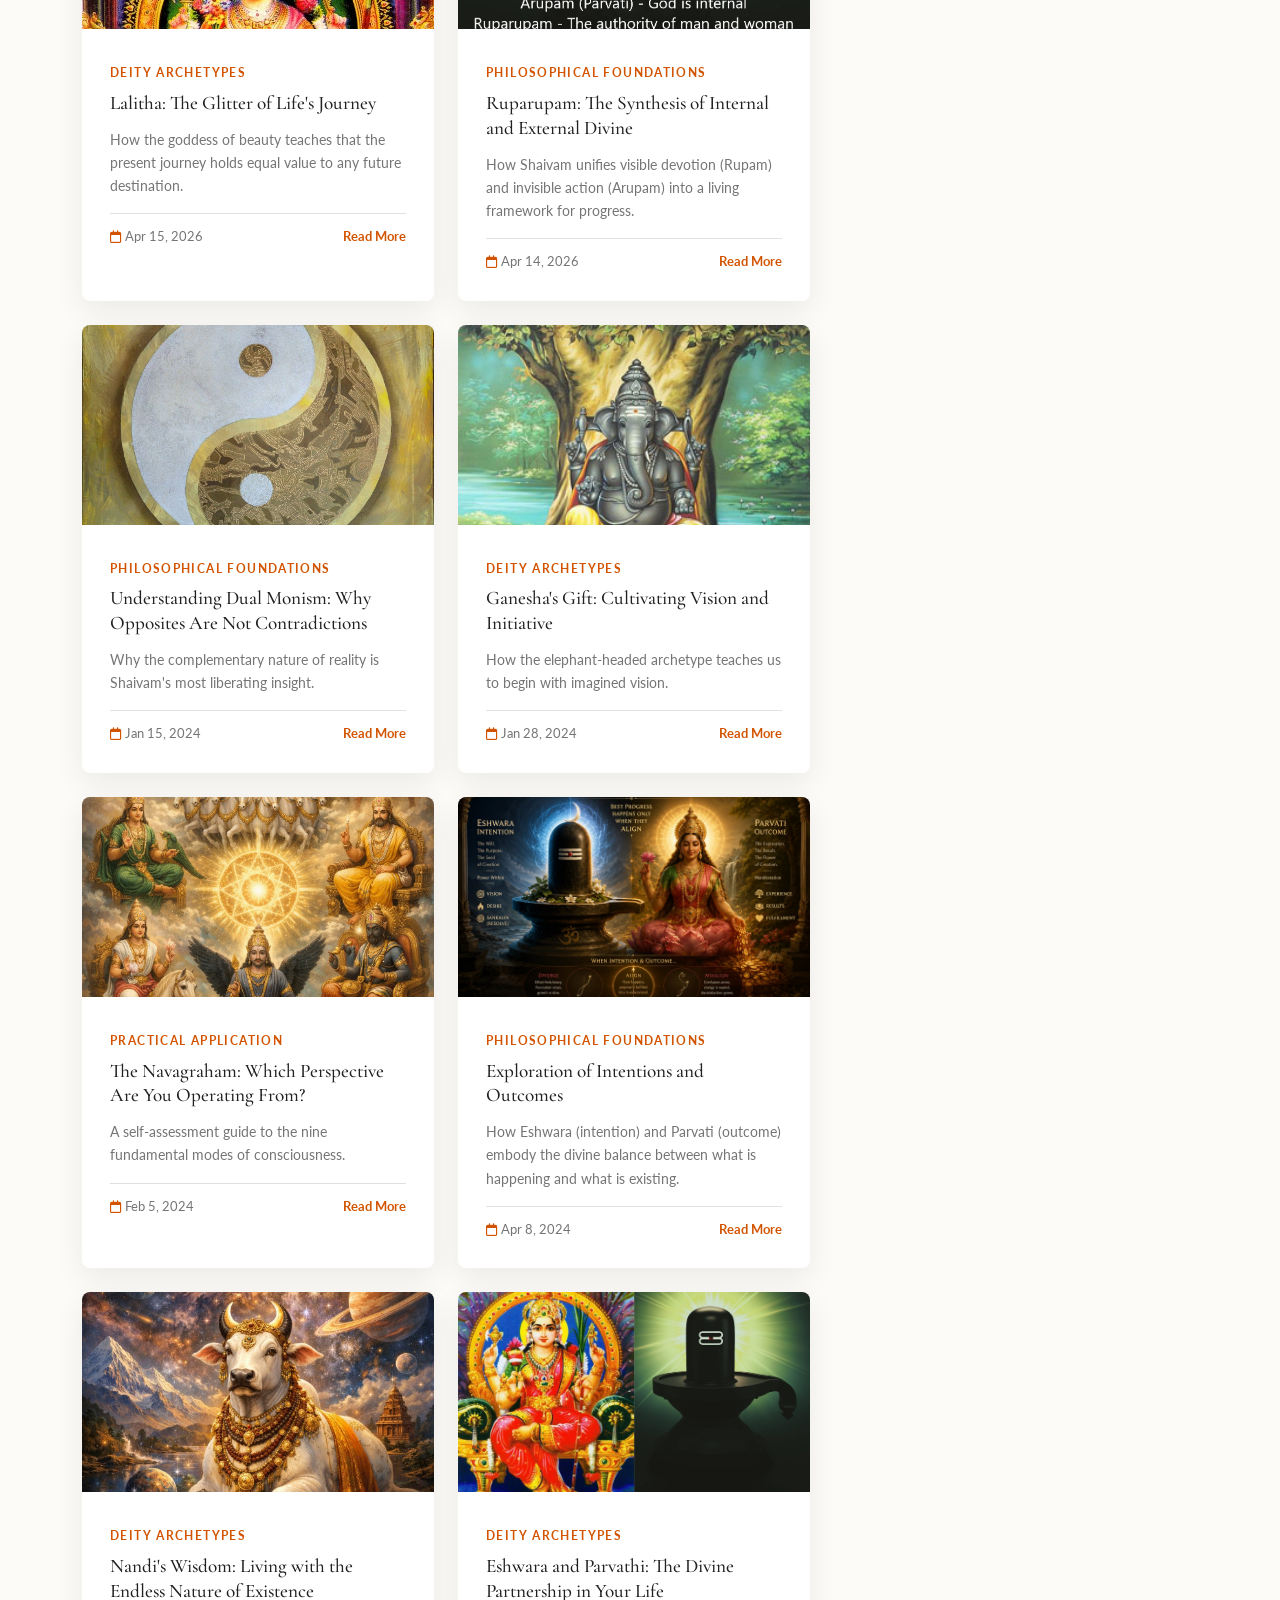
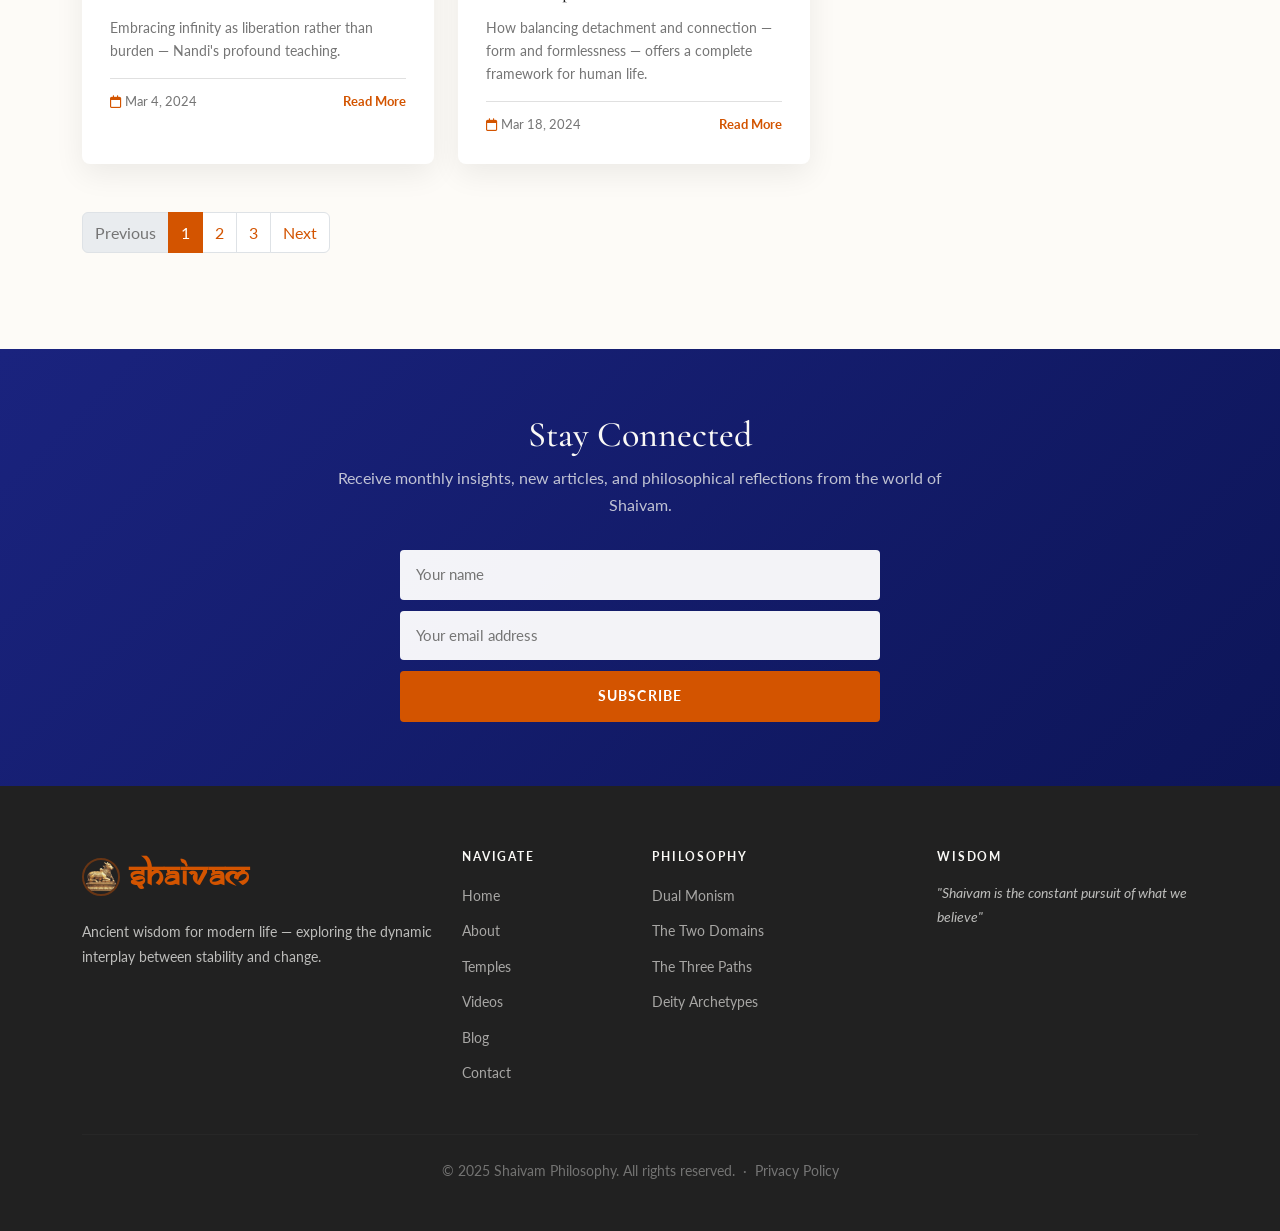
<file: frontend/public/shaivam/blog/index.html>
<!DOCTYPE html>
<html lang="en">
<head>
  <!-- Google tag (gtag.js) -->
  <script async src="https://www.googletagmanager.com/gtag/js?id=G-ZM6ST4KGKX"></script>
  <script>
    window.dataLayer = window.dataLayer || [];
    function gtag(){dataLayer.push(arguments);}
    gtag('js', new Date());

    gtag('config', 'G-ZM6ST4KGKX');
  </script>
  <meta charset="UTF-8">
  <meta name="viewport" content="width=device-width, initial-scale=1.0">
  <meta name="description" content="Insights and reflections on Shaivam philosophy — articles on Dual Monism, Deity Archetypes, practical application, and ancient South Indian Shaivite wisdom for modern life.">
  <meta name="keywords" content="Shaivam blog, Shaivism articles, Dual Monism, Ganesha philosophy, Navagraham, Tamil spiritual blog, Shaivite wisdom">
  <meta name="author" content="Shaivam Philosophy">
  <meta name="robots" content="index, follow">
  <title>Blog | Insights &amp; Reflections — Shaivam Philosophy</title>
  <link rel="canonical" href="https://shaivam.info/blog/">
  <meta property="og:type" content="website">
  <meta property="og:title" content="Blog | Insights &amp; Reflections on Shaivam Philosophy">
  <meta property="og:description" content="Deep articles on Dual Monism, Deity Archetypes, the Navagraham, and living Shaivam philosophy in modern life.">
  <meta property="og:url" content="https://shaivam.info/blog/">
  <meta property="og:site_name" content="Shaivam Philosophy">
  <meta property="og:image" content="https://shaivam.info/images/eshwara-parvathi.jpg">
  <meta property="og:locale" content="en_US">
  <meta name="twitter:card" content="summary_large_image">
  <meta name="twitter:title" content="Blog | Insights on Shaivam Philosophy">
  <meta name="twitter:description" content="Deep articles on Dual Monism, Deity Archetypes, the Navagraham, and Shaivam in modern life.">
  <meta name="twitter:image" content="https://shaivam.info/images/eshwara-parvathi.jpg">
  <script type="application/ld+json">{"@context":"https://schema.org","@type":"Blog","name":"Shaivam Philosophy Blog","url":"https://shaivam.info/blog/","description":"Insights and reflections on Shaivam philosophy.","isPartOf":{"@type":"WebSite","name":"Shaivam Philosophy","url":"https://shaivam.info/"}}</script>
  <link href="https://cdn.jsdelivr.net/npm/bootstrap@5.3.2/dist/css/bootstrap.min.css" rel="stylesheet">
  <link rel="stylesheet" href="https://cdnjs.cloudflare.com/ajax/libs/font-awesome/6.5.0/css/all.min.css">
  <link rel="preconnect" href="https://fonts.googleapis.com">
  <link rel="preconnect" href="https://fonts.gstatic.com" crossorigin>
  <link href="https://fonts.googleapis.com/css2?family=Cormorant+Garamond:ital,wght@0,400;0,500;0,600;0,700;1,400;1,600&family=Lato:wght@300;400;700&display=swap" rel="stylesheet">
  <link rel="icon" type="image/png" href="../images/logo.png">
  <link rel="apple-touch-icon" href="../images/logo.png">
  <link rel="stylesheet" href="../style.css">
  <link rel="alternate" type="application/rss+xml" title="Shaivam Philosophy Blog" href="https://shaivam.info/blog/feed.xml">
</head>
<body>

<!-- NAVBAR -->
<nav class="navbar navbar-expand-lg sticky-top" data-testid="main-navbar">
  <div class="container">
    <a class="navbar-brand d-flex align-items-center gap-2" href="../" data-testid="navbar-brand">
      <img src="../images/logo.png" alt="Shaivam Logo" style="height:44px;width:44px;object-fit:cover;border-radius:7px;">
      <span>Shaivam</span>
    </a>
    <button class="navbar-toggler border-0" type="button" data-bs-toggle="collapse" data-bs-target="#mainNav" aria-label="Toggle navigation" data-testid="navbar-toggler">
      <span class="navbar-toggler-icon"></span>
    </button>
    <div class="collapse navbar-collapse" id="mainNav">
      <ul class="navbar-nav ms-auto align-items-lg-center gap-lg-1">
        <li class="nav-item"><a class="nav-link" href="../" data-page="index" data-testid="home-nav-link">Home</a></li>
        <li class="nav-item"><a class="nav-link" href="../about/" data-page="about" data-testid="about-nav-link">About</a></li>
        <li class="nav-item"><a class="nav-link" href="../videos/" data-page="videos" data-testid="videos-nav-link">Videos</a></li>
        <li class="nav-item"><a class="nav-link active" href="../blog/" data-page="blog" data-testid="blog-nav-link">Blog</a></li>
        <li class="nav-item ms-lg-2"><a class="btn btn-saffron btn-sm" href="../contact/" data-testid="contact-nav-btn">Connect</a></li>
      </ul>
    </div>
  </div>
</nav>

<!-- PAGE HEADER -->
<section class="page-header" data-testid="blog-page-header">
  <div class="container">
    <span class="section-tag" style="color:rgba(211,84,0,0.85);">Ideas &amp; Reflections</span>
    <h1 class="mt-2">Insights &amp; Reflections</h1>
    <p class="page-subtitle">Exploring Shaivam philosophy in contemporary life</p>
    <div class="mx-auto mt-4" style="max-width:480px;">
      <div style="background:linear-gradient(135deg,var(--accent),#0d1558);border-radius:12px;padding:1.75rem 2rem;color:#fff;text-align:left;" data-testid="newsletter-widget">
        <p style="font-size:0.68rem;font-weight:700;letter-spacing:0.14em;text-transform:uppercase;color:rgba(250,249,246,0.6);margin-bottom:0.3rem;">Newsletter</p>
        <p style="color:rgba(250,249,246,0.85);font-size:0.9rem;line-height:1.6;margin-bottom:1.1rem;">Monthly philosophical insights delivered to your inbox.</p>
        <form onsubmit="handleNewsletterSubmit(event)" data-testid="sidebar-newsletter-form">
          <input type="text" class="form-control mb-2" placeholder="Your name" style="font-size:0.9rem;background:rgba(255,255,255,0.95);border:none;border-radius:6px;" data-testid="sidebar-name-input">
          <input type="email" class="form-control mb-2" placeholder="Your email" style="font-size:0.9rem;background:rgba(255,255,255,0.95);border:none;border-radius:6px;" data-testid="sidebar-email-input">
          <div class="d-flex align-items-center gap-3 mt-1">
            <button type="submit" class="btn-saffron" data-testid="sidebar-subscribe-btn" style="flex:1;text-align:center;">Subscribe</button>
            <a href="feed.xml" style="font-size:0.78rem;color:rgba(250,249,246,0.55);display:inline-flex;align-items:center;gap:0.35rem;white-space:nowrap;" data-testid="rss-link" title="RSS Feed">
              <i class="fa-solid fa-square-rss" style="color:rgba(211,84,0,0.7);"></i> RSS
            </a>
          </div>
        </form>
      </div>
    </div>
  </div>
</section>

<!-- FEATURED POST -->
<section class="section-padding" data-testid="featured-post-section">
  <div class="container">
    <span class="section-tag">Latest Article</span>
    <div class="featured-post mt-3 fade-up" data-testid="featured-post">
      <div class="row g-0">
        <div class="col-lg-6">
          <img src="../images/modernity.png" alt="Modernity — humanity shaping a better world" class="featured-img" loading="lazy" style="object-position:center top;">
        </div>
        <div class="col-lg-6 d-flex align-items-center">
          <div class="featured-body">
            <span class="f-tag">Philosophy &amp; Progress</span>
            <h2 class="f-title">Modernity: Humanity&#8217;s Role in Shaping a Better World</h2>
            <p style="color:var(--text-muted);line-height:1.8;">Modernity is not the rejection of the divine &#8212; it is its fulfilment. Through tolerance, innovation, and the freedom to redefine belief, humanity fulfils its mandate to improve upon the world it was given, making the divine more visible in the process.</p>
            <div class="d-flex align-items-center gap-3 mt-3 mb-4">
              <span style="font-size:0.82rem;color:var(--text-muted);"><i class="fa-regular fa-calendar me-1" style="color:var(--primary)"></i>May 16, 2026</span>
              <span style="font-size:0.82rem;color:var(--text-muted);"><i class="fa-regular fa-clock me-1" style="color:var(--primary)"></i>6 min read</span>
            </div>
            <a href="modernity/" class="btn-saffron" data-testid="featured-read-more-btn">Read Full Article</a>
          </div>
        </div>
      </div>
    </div>
  </div>
</section>

<!-- BLOG GRID + SIDEBAR -->
<section class="section-padding section-alt" data-testid="blog-grid-section">
  <div class="container">
    <div class="row g-5">

      <!-- POSTS GRID -->
      <div class="col-lg-8">
        <h3 class="mb-4">Recent Articles</h3>
        <div class="row g-4">
          <div class="col-sm-6 fade-up">
            <div class="blog-card" data-testid="blog-card-happiness-pursuit">
              <div class="blog-img-wrap"><img src="../images/happiness.jpg" alt="Happiness: A Life of Constant Pursuit" loading="lazy"></div>
              <div class="card-body">
                <span class="cat-tag">Philosophical Foundations</span>
                <h4 class="card-title">Happiness: A Life of Constant Pursuit</h4>
                <p class="card-text">True happiness is not a destination to arrive at — it is a way of living, found in the constant movement toward something greater.</p>
                <div class="card-meta d-flex justify-content-between">
                  <span><i class="fa-regular fa-calendar me-1" style="color:var(--primary)"></i>May 6, 2024</span>
                  <a href="happiness-pursuit/" class="text-saffron fw-bold" style="font-size:0.8rem;" data-testid="card-happiness-pursuit-read-more">Read More</a>
                </div>
              </div>
            </div>
          </div>
          <div class="col-sm-6 fade-up">
            <div class="blog-card" data-testid="blog-card-eshwara-lingam">
              <div class="blog-img-wrap"><img src="../images/lingam.jpg" alt="Why Eshwara is Worshipped as Lingam?" loading="lazy" style="object-position:center center;"></div>
              <div class="card-body">
                <span class="cat-tag">Philosophical Foundations</span>
                <h4 class="card-title">Why Eshwara is Worshipped as Lingam?</h4>
                <p class="card-text">The Lingam transcends form and meaning — a reminder that not everything can be understood, and that true wisdom begins with humility before the infinite.</p>
                <div class="card-meta d-flex justify-content-between">
                  <span><i class="fa-regular fa-calendar me-1" style="color:var(--primary)"></i>May 16, 2026</span>
                  <a href="eshwara-lingam/" class="text-saffron fw-bold" style="font-size:0.8rem;" data-testid="card-eshwara-lingam-read-more">Read More</a>
                </div>
              </div>
            </div>
          </div>
          <div class="col-sm-6 fade-up">
            <div class="blog-card" data-testid="blog-card-modernity">
              <div class="blog-img-wrap"><img src="../images/modernity.png" alt="Modernity — humanity shaping a better world" loading="lazy" style="object-position:center top;"></div>
              <div class="card-body">
                <span class="cat-tag">Philosophy &amp; Progress</span>
                <h4 class="card-title">Modernity: Humanity&#8217;s Role in Shaping a Better World</h4>
                <p class="card-text">Modernity is not the rejection of the divine — it is its fulfilment through tolerance, innovation, and the freedom to redefine belief.</p>
                <div class="card-meta d-flex justify-content-between">
                  <span><i class="fa-regular fa-calendar me-1" style="color:var(--primary)"></i>May 16, 2026</span>
                  <a href="modernity/" class="text-saffron fw-bold" style="font-size:0.8rem;" data-testid="card-modernity-read-more">Read More</a>
                </div>
              </div>
            </div>
          </div>
          <div class="col-sm-6 fade-up">
            <div class="blog-card" data-testid="blog-card-significance-of-temples">
              <div class="blog-img-wrap"><img src="../images/gopuram.jpg" alt="Significance of Temples — gopuram gateway" loading="lazy" style="object-position:center;"></div>
              <div class="card-body">
                <span class="cat-tag">Sacred Spaces</span>
                <h4 class="card-title">Significance of Temples</h4>
                <p class="card-text">Four convergences define the significance of every temple: faith and reason, the eternal and the evolving, belief and pursuit, realization and enduring endeavor.</p>
                <div class="card-meta d-flex justify-content-between">
                  <span><i class="fa-regular fa-calendar me-1" style="color:var(--primary)"></i>Apr 21, 2026</span>
                  <a href="significance-of-temples/" class="text-saffron fw-bold" style="font-size:0.8rem;" data-testid="card-significance-read-more">Read More</a>
                </div>
              </div>
            </div>
          </div>
          <div class="col-sm-6 fade-up">
            <div class="blog-card" data-testid="blog-card-triyambukeshwaram">
              <div class="blog-img-wrap"><img src="../images/triyambukeshwaram.png" alt="Triyambukeshwaram — always constant, always changing" loading="lazy"></div>
              <div class="card-body">
                <span class="cat-tag">Philosophical Foundations</span>
                <h4 class="card-title">Triyambukeshwaram: Always Constant, Always Changing</h4>
                <p class="card-text">The Shaivam principle of iteration — how short-term constancy followed by short-term change is the fundamental rhythm of all human progress and mastery.</p>
                <div class="card-meta d-flex justify-content-between">
                  <span><i class="fa-regular fa-calendar me-1" style="color:var(--primary)"></i>Apr 18, 2026</span>
                  <a href="triyambukeshwaram/" class="text-saffron fw-bold" style="font-size:0.8rem;" data-testid="card-triyambukeshwaram-read-more">Read More</a>
                </div>
              </div>
            </div>
          </div>
          <div class="col-sm-6 fade-up">
            <div class="blog-card" data-testid="blog-card-pradosham">
              <div class="blog-img-wrap"><img src="../images/pradosham.webp" alt="What is Pradosham?" loading="lazy"></div>
              <div class="card-body">
                <span class="cat-tag">Spiritual Practice</span>
                <h4 class="card-title">What is Pradosham?</h4>
                <p class="card-text">The sacred period when the veil between material and spiritual worlds thins — an invitation to turn inward and touch universal consciousness.</p>
                <div class="card-meta d-flex justify-content-between">
                  <span><i class="fa-regular fa-calendar me-1" style="color:var(--primary)"></i>Apr 15, 2026</span>
                  <a href="pradosham/" class="text-saffron fw-bold" style="font-size:0.8rem;" data-testid="card-pradosham-read-more">Read More</a>
                </div>
              </div>
            </div>
          </div>
          <div class="col-sm-6 fade-up">
            <div class="blog-card" data-testid="blog-card-lalitha">
              <div class="blog-img-wrap"><img src="../images/lalitha.jpg" alt="Lalitha — The Glitter of Life's Journey" loading="lazy" style="object-position:top;"></div>
              <div class="card-body">
                <span class="cat-tag">Deity Archetypes</span>
                <h4 class="card-title">Lalitha: The Glitter of Life's Journey</h4>
                <p class="card-text">How the goddess of beauty teaches that the present journey holds equal value to any future destination.</p>
                <div class="card-meta d-flex justify-content-between">
                  <span><i class="fa-regular fa-calendar me-1" style="color:var(--primary)"></i>Apr 15, 2026</span>
                  <a href="lalitha/" class="text-saffron fw-bold" style="font-size:0.8rem;" data-testid="card-lalitha-read-more">Read More</a>
                </div>
              </div>
            </div>
          </div>
          <div class="col-sm-6 fade-up">
            <div class="blog-card" data-testid="blog-card-ruparupam">
              <div class="blog-img-wrap"><img src="../images/ruparupam.jpg" alt="Ruparupam" loading="lazy"></div>
              <div class="card-body">
                <span class="cat-tag">Philosophical Foundations</span>
                <h4 class="card-title">Ruparupam: The Synthesis of Internal and External Divine</h4>
                <p class="card-text">How Shaivam unifies visible devotion (Rupam) and invisible action (Arupam) into a living framework for progress.</p>
                <div class="card-meta d-flex justify-content-between">
                  <span><i class="fa-regular fa-calendar me-1" style="color:var(--primary)"></i>Apr 14, 2026</span>
                  <a href="ruparupam/" class="text-saffron fw-bold" style="font-size:0.8rem;" data-testid="card-ruparupam-read-more">Read More</a>
                </div>
              </div>
            </div>
          </div>
          <div class="col-sm-6 fade-up">
            <div class="blog-card" data-testid="blog-card-1">
              <div class="blog-img-wrap"><img src="../images/dual-monism.jpg" alt="Dual Monism" loading="lazy"></div>
              <div class="card-body">
                <span class="cat-tag">Philosophical Foundations</span>
                <h4 class="card-title">Understanding Dual Monism: Why Opposites Are Not Contradictions</h4>
                <p class="card-text">Why the complementary nature of reality is Shaivam's most liberating insight.</p>
                <div class="card-meta d-flex justify-content-between">
                  <span><i class="fa-regular fa-calendar me-1" style="color:var(--primary)"></i>Jan 15, 2024</span>
                  <a href="dual-monism/" class="text-saffron fw-bold" style="font-size:0.8rem;" data-testid="card1-read-more">Read More</a>
                </div>
              </div>
            </div>
          </div>
          <div class="col-sm-6 fade-up">
            <div class="blog-card" data-testid="blog-card-2">
              <div class="blog-img-wrap"><img src="../images/ganesha.jpg" alt="Ganesha — vision and initiative" loading="lazy" style="object-position:center top;"></div>
              <div class="card-body">
                <span class="cat-tag">Deity Archetypes</span>
                <h4 class="card-title">Ganesha's Gift: Cultivating Vision and Initiative</h4>
                <p class="card-text">How the elephant-headed archetype teaches us to begin with imagined vision.</p>
                <div class="card-meta d-flex justify-content-between">
                  <span><i class="fa-regular fa-calendar me-1" style="color:var(--primary)"></i>Jan 28, 2024</span>
                  <a href="ganesha-gift/" class="text-saffron fw-bold" style="font-size:0.8rem;" data-testid="card2-read-more">Read More</a>
                </div>
              </div>
            </div>
          </div>
          <div class="col-sm-6 fade-up">
            <div class="blog-card" data-testid="blog-card-3">
              <div class="blog-img-wrap"><img src="../images/navagraham.jpg" alt="Navagraham" loading="lazy"></div>
              <div class="card-body">
                <span class="cat-tag">Practical Application</span>
                <h4 class="card-title">The Navagraham: Which Perspective Are You Operating From?</h4>
                <p class="card-text">A self-assessment guide to the nine fundamental modes of consciousness.</p>
                <div class="card-meta d-flex justify-content-between">
                  <span><i class="fa-regular fa-calendar me-1" style="color:var(--primary)"></i>Feb 5, 2024</span>
                  <a href="navagraham/" class="text-saffron fw-bold" style="font-size:0.8rem;" data-testid="card3-read-more">Read More</a>
                </div>
              </div>
            </div>
          </div>
                    <div class="col-sm-6 fade-up">
            <div class="blog-card" data-testid="blog-card-intentions-outcomes">
              <div class="blog-img-wrap"><img src="../images/intentions-outcomes.jpg" alt="Intentions and Outcomes — Eshwara and Parvati" loading="lazy"></div>
              <div class="card-body">
                <span class="cat-tag">Philosophical Foundations</span>
                <h4 class="card-title">Exploration of Intentions and Outcomes</h4>
                <p class="card-text">How Eshwara (intention) and Parvati (outcome) embody the divine balance between what is happening and what is existing.</p>
                <div class="card-meta d-flex justify-content-between">
                  <span><i class="fa-regular fa-calendar me-1" style="color:var(--primary)"></i>Apr 8, 2024</span>
                  <a href="intentions-outcomes/" class="text-saffron fw-bold" style="font-size:0.8rem;" data-testid="card-intentions-outcomes-read-more">Read More</a>
                </div>
              </div>
            </div>
          </div>
          <div class="col-sm-6 fade-up">
            <div class="blog-card" data-testid="blog-card-5">
              <div class="blog-img-wrap"><img src="../images/nandi-wisdom.jpg" alt="Nandi — the eternal witness before the cosmos" loading="lazy"></div>
              <div class="card-body">
                <span class="cat-tag">Deity Archetypes</span>
                <h4 class="card-title">Nandi's Wisdom: Living with the Endless Nature of Existence</h4>
                <p class="card-text">Embracing infinity as liberation rather than burden — Nandi's profound teaching.</p>
                <div class="card-meta d-flex justify-content-between">
                  <span><i class="fa-regular fa-calendar me-1" style="color:var(--primary)"></i>Mar 4, 2024</span>
                  <a href="nandi-wisdom/" class="text-saffron fw-bold" style="font-size:0.8rem;" data-testid="card-nandi-wisdom-read-more">Read More</a>
                </div>
              </div>
            </div>
          </div>
          <div class="col-sm-6 fade-up">
            <div class="blog-card" data-testid="blog-card-6">
              <div class="blog-img-wrap"><img src="../images/eshwara-parvathi.jpg" alt="Eshwara and Parvathi — form and formlessness united" loading="lazy"></div>
              <div class="card-body">
                <span class="cat-tag">Deity Archetypes</span>
                <h4 class="card-title">Eshwara and Parvathi: The Divine Partnership in Your Life</h4>
                <p class="card-text">How balancing detachment and connection — form and formlessness — offers a complete framework for human life.</p>
                <div class="card-meta d-flex justify-content-between">
                  <span><i class="fa-regular fa-calendar me-1" style="color:var(--primary)"></i>Mar 18, 2024</span>
                  <a href="eshwara-parvathi/" class="text-saffron fw-bold" style="font-size:0.8rem;" data-testid="card-eshwara-parvathi-read-more">Read More</a>
                </div>
              </div>
            </div>
          </div>
        </div>

        <!-- PAGINATION -->
        <nav class="mt-5" aria-label="Blog pagination" data-testid="blog-pagination">
          <ul class="pagination">
            <li class="page-item disabled"><a class="page-link" href="#" style="color:var(--text-muted)">Previous</a></li>
            <li class="page-item active"><a class="page-link" href="#" style="background-color:var(--primary);border-color:var(--primary)">1</a></li>
            <li class="page-item"><a class="page-link" href="#" style="color:var(--primary)">2</a></li>
            <li class="page-item"><a class="page-link" href="#" style="color:var(--primary)">3</a></li>
            <li class="page-item"><a class="page-link" href="#" style="color:var(--primary)">Next</a></li>
          </ul>
        </nav>
      </div>

      <!-- SIDEBAR -->
      <div class="col-lg-4">
        <div class="sidebar-widget" data-testid="search-widget">
          <h6>Search</h6>
          <div class="input-group">
            <input type="text" class="form-control" placeholder="Search articles..." aria-label="Search" style="border:1px solid var(--neutral-light);font-size:0.9rem;" data-testid="blog-search-input">
            <button class="btn" style="background-color:var(--primary);color:#fff;border:1px solid var(--primary);" type="button" data-testid="blog-search-btn"><i class="fa-solid fa-search"></i></button>
          </div>
        </div>

        <div class="sidebar-widget" data-testid="categories-widget">
          <h6>Categories</h6>
          <ul>
            <li><a href="#">Philosophical Foundations <span class="count">12</span></a></li>
            <li><a href="#">Deity Archetypes Explained <span class="count">8</span></a></li>
            <li><a href="#">Practical Applications <span class="count">15</span></a></li>
            <li><a href="#">Temple Traditions <span class="count">6</span></a></li>
            <li><a href="#">Relationships &amp; Love <span class="count">9</span></a></li>
            <li><a href="#">Professional Life <span class="count">7</span></a></li>
            <li><a href="#">Ethical Living <span class="count">5</span></a></li>
            <li><a href="#">Spiritual Practice <span class="count">11</span></a></li>
          </ul>
        </div>

        <div class="sidebar-widget" data-testid="popular-widget">
          <h6>Popular Articles</h6>
          <ul>
            <li><a href="navagraham/">The Navagraham: Nine Perspectives <span class="count" style="background:rgba(211,84,0,0.1);color:var(--primary);">Hot</span></a></li>
            <li><a href="dual-monism/">Understanding Dual Monism</a></li>
            <li><a href="ganesha-gift/">Ganesha's Gift: Vision &amp; Initiative</a></li>
            <li><a href="nandi-wisdom/">Nandi's Wisdom: Endless Existence</a></li>
            <li><a href="#">The Goal Achievement Cycle</a></li>
          </ul>
        </div>

      </div>

    </div>
  </div>
</section>

<!-- NEWSLETTER CTA -->
<section class="newsletter-section" data-testid="newsletter-cta-section">
  <div class="container">
    <div class="col-lg-7 mx-auto">
      <h3>Stay Connected</h3>
      <p>Receive monthly insights, new articles, and philosophical reflections from the world of Shaivam.</p>
      <form class="newsletter-form" data-testid="main-newsletter-form" onsubmit="handleNewsletterSubmit(event)">
        <input type="text" placeholder="Your name" aria-label="Name" data-testid="main-newsletter-name">
        <input type="email" placeholder="Your email address" aria-label="Email" data-testid="main-newsletter-email">
        <button type="submit" class="btn-saffron" data-testid="main-newsletter-submit">Subscribe</button>
      </form>
    </div>
  </div>
</section>

<!-- FOOTER -->
<footer class="site-footer" data-testid="site-footer">
  <div class="container">
    <div class="row g-4">
      <div class="col-lg-4 col-md-6"><span class="footer-brand"><img src="../images/logo.png" alt="Nandi" class="footer-nandi-logo"><span class="samarkan-text">Shaivam</span></span><p>Ancient wisdom for modern life — exploring the dynamic interplay between stability and change.</p></div>
      <div class="col-lg-2 col-md-6"><h6>Navigate</h6><ul><li><a href="../" data-testid="footer-home-link">Home</a></li><li><a href="../about/" data-testid="footer-about-link">About</a></li><li><a href="../temples/" data-testid="footer-temples-link">Temples</a></li><li><a href="../videos/" data-testid="footer-videos-link">Videos</a></li><li><a href="../blog/" data-testid="footer-blog-link">Blog</a></li><li><a href="../contact/" data-testid="footer-contact-link">Contact</a></li></ul></div>
      <div class="col-lg-3 col-md-6"><h6>Philosophy</h6><ul><li><a href="../about/#dual-monism">Dual Monism</a></li><li><a href="../about/#two-domains">The Two Domains</a></li><li><a href="../about/#three-paths">The Three Paths</a></li><li><a href="../about/#deities">Deity Archetypes</a></li></ul></div>
      <div class="col-lg-3 col-md-6"><h6>Wisdom</h6><p class="fst-italic">"Shaivam is the constant pursuit of what we believe"</p></div>
    </div>
    <hr class="footer-divider">
    <p class="footer-bottom">&copy; 2025 Shaivam Philosophy. All rights reserved. &nbsp;&middot;&nbsp; <a href="../privacy/" style="color:var(--text-muted);">Privacy Policy</a></p>
  </div>
</footer>

<script src="https://cdn.jsdelivr.net/npm/bootstrap@5.3.2/dist/js/bootstrap.bundle.min.js"></script>
<script src="../script.js"></script>
</body>
</html>
</file>
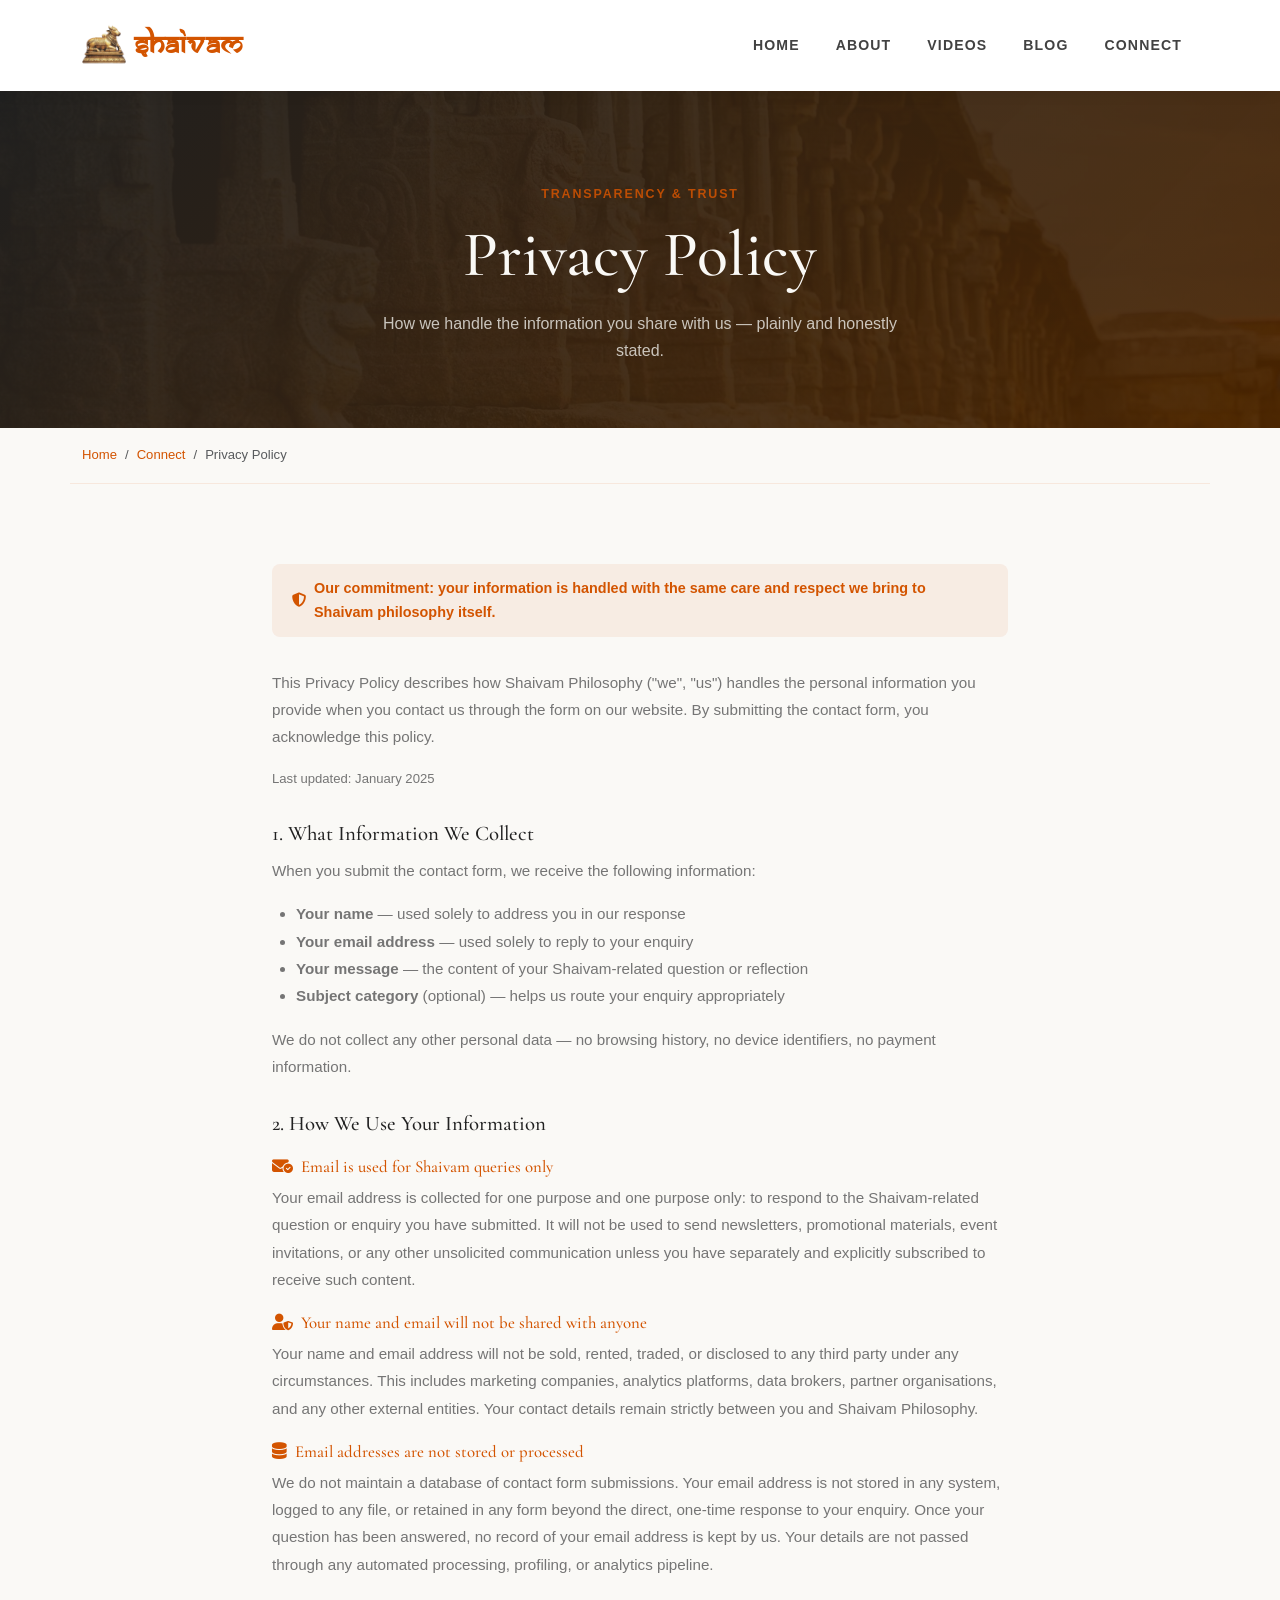
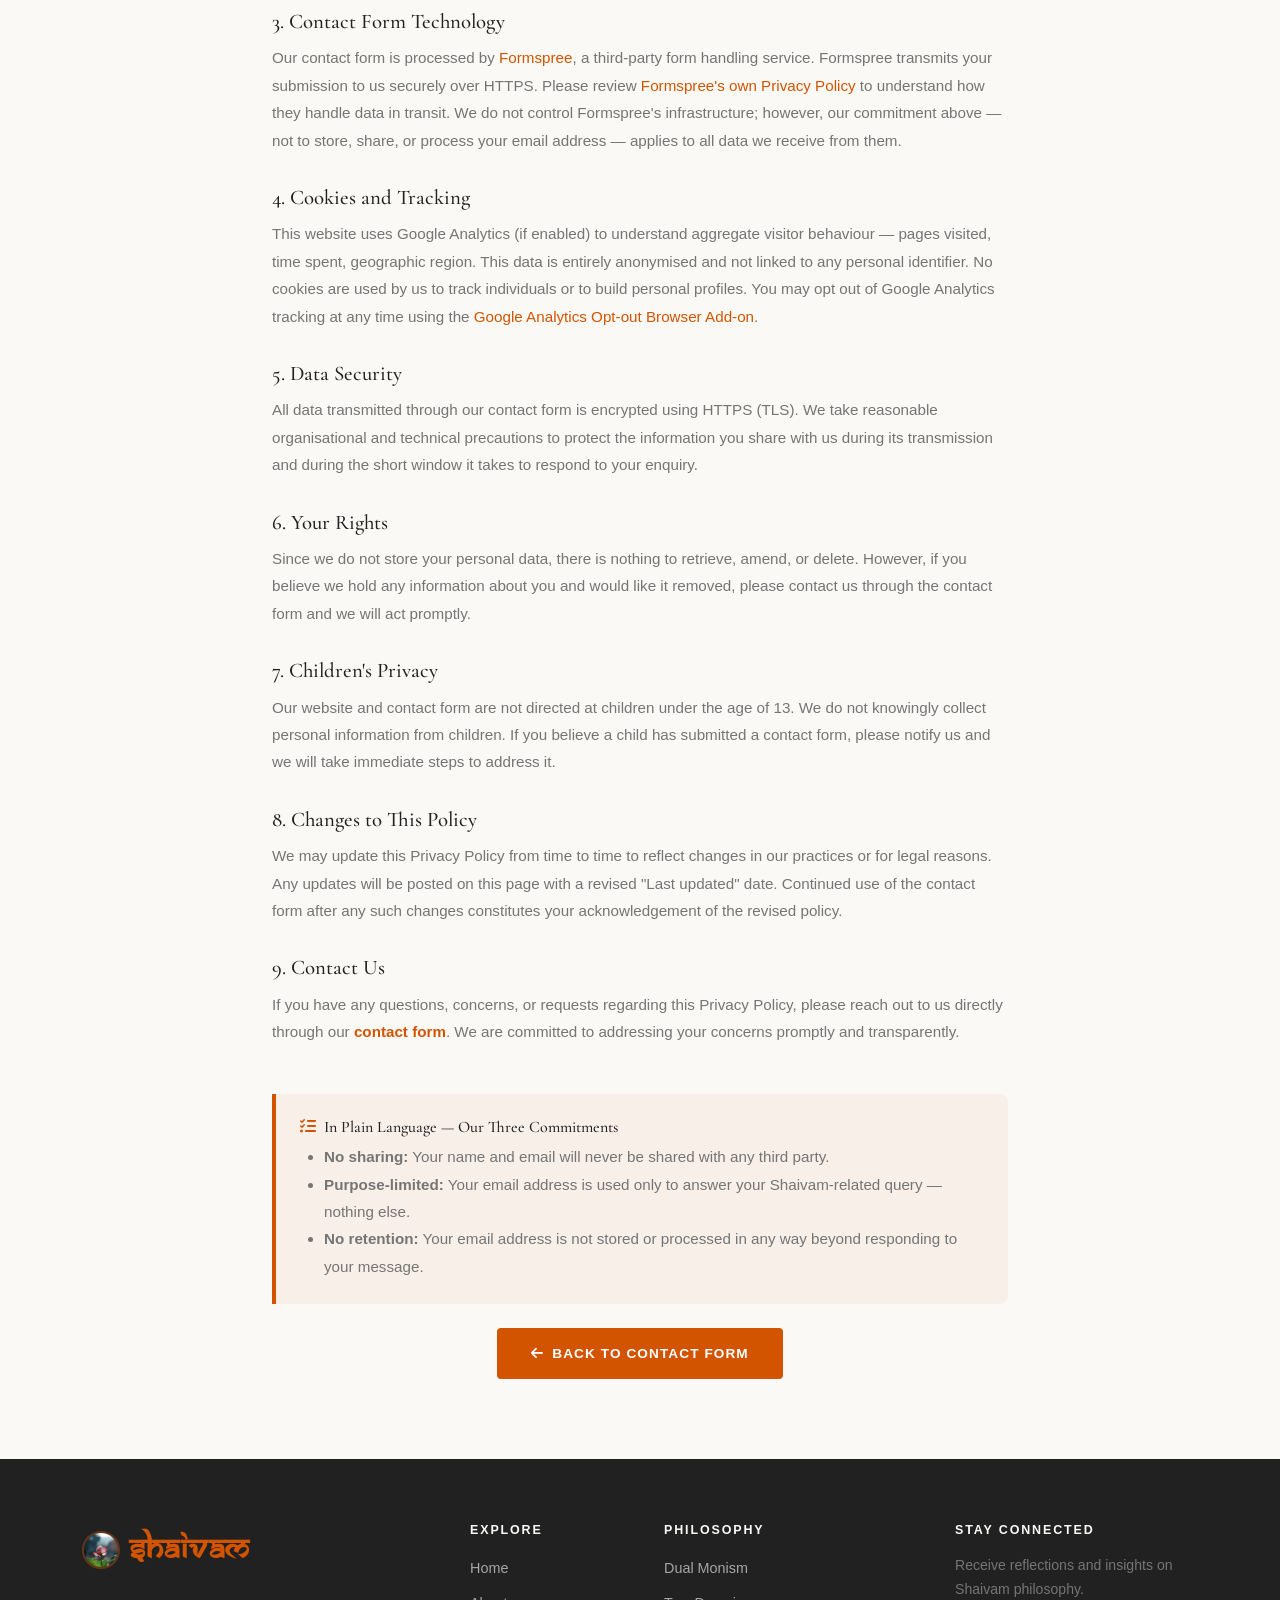
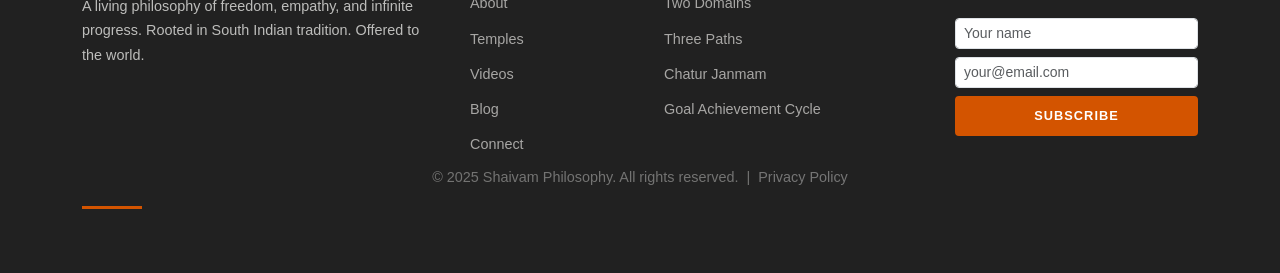
<file: frontend/public/shaivam/privacy/index.html>
<!DOCTYPE html>
<html lang="en">
<head>
  <!-- Google tag (gtag.js) -->
  <script async src="https://www.googletagmanager.com/gtag/js?id=G-ZM6ST4KGKX"></script>
  <script>
    window.dataLayer = window.dataLayer || [];
    function gtag(){dataLayer.push(arguments);}
    gtag('js', new Date());

    gtag('config', 'G-ZM6ST4KGKX');
  </script>
  <meta charset="UTF-8">
  <meta name="viewport" content="width=device-width, initial-scale=1.0">
  <meta name="description" content="Privacy Policy for Shaivam Philosophy — how we handle the information you share with us through our contact form.">
  <meta name="robots" content="noindex, follow">
  <title>Privacy Policy | Shaivam Philosophy</title>
  <link rel="canonical" href="https://shaivam.info/privacy/">
  <link rel="icon" type="image/png" href="../images/logo.png">
  <link rel="apple-touch-icon" href="../images/logo.png">
  <!-- Bootstrap 5 -->
  <link href="https://cdn.jsdelivr.net/npm/bootstrap@5.3.2/dist/css/bootstrap.min.css" rel="stylesheet">
  <!-- Fonts -->
  <link rel="preconnect" href="https://fonts.googleapis.com">
  <link rel="preconnect" href="https://fonts.gstatic.com" crossorigin>
  <link href="https://fonts.googleapis.com/css2?family=Cormorant+Garamond:ital,wght@0,400;0,600;0,700;1,400&family=Inter:wght@300;400;500&display=swap" rel="stylesheet">
  <!-- Font Awesome -->
  <link rel="stylesheet" href="https://cdnjs.cloudflare.com/ajax/libs/font-awesome/6.5.0/css/all.min.css">
  <!-- Custom CSS -->
  <link rel="stylesheet" href="../style.css">
  <link rel="alternate" type="application/rss+xml" title="Shaivam Philosophy Blog" href="https://shaivam.info/blog/feed.xml">
</head>
<body>

<!-- NAVBAR -->
<nav class="navbar navbar-expand-lg sticky-top" data-testid="main-navbar">
  <div class="container">
    <a class="navbar-brand d-flex align-items-center gap-2" href="../">
      <img src="../images/logo.png" alt="Shaivam Logo" style="height:44px;width:44px;object-fit:cover;border-radius:7px;">
      <span>Shaivam</span>
    </a>
    <button class="navbar-toggler border-0" type="button" data-bs-toggle="collapse" data-bs-target="#navbarNav" aria-controls="navbarNav" aria-expanded="false" aria-label="Toggle navigation">
      <span class="navbar-toggler-icon"></span>
    </button>
    <div class="collapse navbar-collapse" id="navbarNav">
      <ul class="navbar-nav ms-auto align-items-lg-center gap-lg-1">
        <li class="nav-item"><a class="nav-link" href="../" data-page="index">Home</a></li>
        <li class="nav-item"><a class="nav-link" href="../about/" data-page="about">About</a></li>
        <li class="nav-item"><a class="nav-link" href="../videos/" data-page="videos">Videos</a></li>
        <li class="nav-item"><a class="nav-link" href="../blog/" data-page="blog">Blog</a></li>
        <li class="nav-item"><a class="nav-link btn-nav-cta" href="../contact/" data-page="contact">Connect</a></li>
      </ul>
    </div>
  </div>
</nav>

<!-- PAGE HEADER -->
<section class="page-header" data-testid="page-header">
  <div class="container">
    <div class="row justify-content-center text-center">
      <div class="col-lg-7">
        <span class="section-tag" style="color:rgba(211,84,0,0.85);">Transparency &amp; Trust</span>
        <h1>Privacy Policy</h1>
        <p style="color:rgba(250,249,246,0.75);max-width:540px;margin:1rem auto 0;font-size:1rem;">How we handle the information you share with us — plainly and honestly stated.</p>
      </div>
    </div>
  </div>
</section>

<!-- BREADCRUMB -->
<div class="container py-3" style="border-bottom:1px solid rgba(211,84,0,0.1);">
  <nav aria-label="breadcrumb">
    <ol class="breadcrumb mb-0" style="font-size:0.82rem;">
      <li class="breadcrumb-item"><a href="../" style="color:var(--primary);">Home</a></li>
      <li class="breadcrumb-item"><a href="../contact/" style="color:var(--primary);">Connect</a></li>
      <li class="breadcrumb-item active" aria-current="page">Privacy Policy</li>
    </ol>
  </nav>
</div>

<!-- PRIVACY POLICY CONTENT -->
<section class="section-padding" data-testid="privacy-policy-section">
  <div class="container">
    <div class="row justify-content-center">
      <div class="col-lg-8 privacy-content">

        <!-- Commitment badge -->
        <div class="privacy-badge" data-testid="privacy-commitment-badge">
          <i class="fa-solid fa-shield-halved"></i>
          Our commitment: your information is handled with the same care and respect we bring to Shaivam philosophy itself.
        </div>

        <p>This Privacy Policy describes how Shaivam Philosophy ("we", "us") handles the personal information you provide when you contact us through the form on our website. By submitting the contact form, you acknowledge this policy.</p>

        <p style="font-size:0.82rem;color:var(--text-muted);">Last updated: <time datetime="2025-01-01">January 2025</time></p>

        <!-- Section 1 -->
        <h2>1. What Information We Collect</h2>
        <p>When you submit the contact form, we receive the following information:</p>
        <ul>
          <li><strong>Your name</strong> — used solely to address you in our response</li>
          <li><strong>Your email address</strong> — used solely to reply to your enquiry</li>
          <li><strong>Your message</strong> — the content of your Shaivam-related question or reflection</li>
          <li><strong>Subject category</strong> (optional) — helps us route your enquiry appropriately</li>
        </ul>
        <p>We do not collect any other personal data — no browsing history, no device identifiers, no payment information.</p>

        <!-- Section 2 -->
        <h2>2. How We Use Your Information</h2>

        <h3><i class="fa-solid fa-envelope-circle-check me-2"></i>Email is used for Shaivam queries only</h3>
        <p>Your email address is collected for one purpose and one purpose only: to respond to the Shaivam-related question or enquiry you have submitted. It will not be used to send newsletters, promotional materials, event invitations, or any other unsolicited communication unless you have separately and explicitly subscribed to receive such content.</p>

        <h3><i class="fa-solid fa-user-shield me-2"></i>Your name and email will not be shared with anyone</h3>
        <p>Your name and email address will not be sold, rented, traded, or disclosed to any third party under any circumstances. This includes marketing companies, analytics platforms, data brokers, partner organisations, and any other external entities. Your contact details remain strictly between you and Shaivam Philosophy.</p>

        <h3><i class="fa-solid fa-database me-2"></i>Email addresses are not stored or processed</h3>
        <p>We do not maintain a database of contact form submissions. Your email address is not stored in any system, logged to any file, or retained in any form beyond the direct, one-time response to your enquiry. Once your question has been answered, no record of your email address is kept by us. Your details are not passed through any automated processing, profiling, or analytics pipeline.</p>

        <!-- Section 3 -->
        <h2>3. Contact Form Technology</h2>
        <p>Our contact form is processed by <a href="https://formspree.io" target="_blank" rel="noopener noreferrer" style="color:var(--primary);">Formspree</a>, a third-party form handling service. Formspree transmits your submission to us securely over HTTPS. Please review <a href="https://formspree.io/legal/privacy-policy" target="_blank" rel="noopener noreferrer" style="color:var(--primary);">Formspree's own Privacy Policy</a> to understand how they handle data in transit. We do not control Formspree's infrastructure; however, our commitment above — not to store, share, or process your email address — applies to all data we receive from them.</p>

        <!-- Section 4 -->
        <h2>4. Cookies and Tracking</h2>
        <p>This website uses Google Analytics (if enabled) to understand aggregate visitor behaviour — pages visited, time spent, geographic region. This data is entirely anonymised and not linked to any personal identifier. No cookies are used by us to track individuals or to build personal profiles. You may opt out of Google Analytics tracking at any time using the <a href="https://tools.google.com/dlpage/gaoptout" target="_blank" rel="noopener noreferrer" style="color:var(--primary);">Google Analytics Opt-out Browser Add-on</a>.</p>

        <!-- Section 5 -->
        <h2>5. Data Security</h2>
        <p>All data transmitted through our contact form is encrypted using HTTPS (TLS). We take reasonable organisational and technical precautions to protect the information you share with us during its transmission and during the short window it takes to respond to your enquiry.</p>

        <!-- Section 6 -->
        <h2>6. Your Rights</h2>
        <p>Since we do not store your personal data, there is nothing to retrieve, amend, or delete. However, if you believe we hold any information about you and would like it removed, please contact us through the contact form and we will act promptly.</p>

        <!-- Section 7 -->
        <h2>7. Children's Privacy</h2>
        <p>Our website and contact form are not directed at children under the age of 13. We do not knowingly collect personal information from children. If you believe a child has submitted a contact form, please notify us and we will take immediate steps to address it.</p>

        <!-- Section 8 -->
        <h2>8. Changes to This Policy</h2>
        <p>We may update this Privacy Policy from time to time to reflect changes in our practices or for legal reasons. Any updates will be posted on this page with a revised "Last updated" date. Continued use of the contact form after any such changes constitutes your acknowledgement of the revised policy.</p>

        <!-- Section 9 -->
        <h2>9. Contact Us</h2>
        <p>If you have any questions, concerns, or requests regarding this Privacy Policy, please reach out to us directly through our <a href="../contact/" style="color:var(--primary);font-weight:600;">contact form</a>. We are committed to addressing your concerns promptly and transparently.</p>

        <!-- Summary box -->
        <div class="mt-5 p-4" style="background:rgba(211,84,0,0.06);border-left:4px solid var(--primary);border-radius:0 8px 8px 0;" data-testid="privacy-summary-box">
          <h3 style="margin-top:0;font-size:1rem;color:var(--neutral-dark);"><i class="fa-solid fa-list-check me-2" style="color:var(--primary);"></i>In Plain Language — Our Three Commitments</h3>
          <ul style="margin-bottom:0;">
            <li><strong>No sharing:</strong> Your name and email will never be shared with any third party.</li>
            <li><strong>Purpose-limited:</strong> Your email address is used only to answer your Shaivam-related query — nothing else.</li>
            <li><strong>No retention:</strong> Your email address is not stored or processed in any way beyond responding to your message.</li>
          </ul>
        </div>

        <!-- Back to Contact -->
        <div class="mt-4 text-center">
          <a href="../contact/" class="btn-saffron" data-testid="back-to-contact-btn"><i class="fa-solid fa-arrow-left me-2"></i>Back to Contact Form</a>
        </div>

      </div>
    </div>
  </div>
</section>

<!-- FOOTER -->
<footer class="site-footer" data-testid="footer">
  <div class="container">
    <div class="row g-5">
      <div class="col-lg-4 col-md-6">
        <span class="footer-brand"><img src="../images/nandi.jpg" alt="Nandi" class="footer-nandi-logo"><span class="samarkan-text">Shaivam</span></span>
        <p class="footer-desc">A living philosophy of freedom, empathy, and infinite progress. Rooted in South Indian tradition. Offered to the world.</p>
      </div>
      <div class="col-lg-2 col-md-6">
        <h6 class="footer-heading">Explore</h6>
        <ul class="footer-links">
          <li><a href="../">Home</a></li>
          <li><a href="../about/">About</a></li>
          <li><a href="../temples/" data-testid="footer-temples-link">Temples</a></li>
          <li><a href="../videos/">Videos</a></li>
          <li><a href="../blog/">Blog</a></li>
          <li><a href="../contact/">Connect</a></li>
        </ul>
      </div>
      <div class="col-lg-3 col-md-6">
        <h6 class="footer-heading">Philosophy</h6>
        <ul class="footer-links">
          <li><a href="../about/#dual-monism">Dual Monism</a></li>
          <li><a href="../about/#domains">Two Domains</a></li>
          <li><a href="../about/#paths">Three Paths</a></li>
          <li><a href="../about/#chatur-janmam">Chatur Janmam</a></li>
          <li><a href="../about/#goal-cycle">Goal Achievement Cycle</a></li>
        </ul>
      </div>
      <div class="col-lg-3 col-md-6">
        <h6 class="footer-heading">Stay Connected</h6>
        <p style="color:var(--text-muted);font-size:0.88rem;margin-bottom:1rem;">Receive reflections and insights on Shaivam philosophy.</p>
        <form class="d-flex flex-column gap-2" data-testid="newsletter-form" onsubmit="handleNewsletterSubmit(event)">
          <input type="text" class="form-control form-control-sm" placeholder="Your name" style="min-width:0;">
          <input type="email" class="form-control form-control-sm" placeholder="your@email.com" style="min-width:0;">
          <button type="submit" class="btn-saffron" style="font-size:0.8rem;padding:0.45rem 1rem;white-space:nowrap;" data-testid="newsletter-submit-btn">Subscribe</button>
        </form>
      </div>
    </div>
    <div class="footer-bottom">
      <p>&copy; 2025 Shaivam Philosophy. All rights reserved. &nbsp;|&nbsp; <a href="../privacy/" style="color:var(--text-muted);">Privacy Policy</a></p>
      <div class="section-divider-left"></div>
    </div>
  </div>
</footer>

<script src="https://cdn.jsdelivr.net/npm/bootstrap@5.3.2/dist/js/bootstrap.bundle.min.js"></script>
<script src="../script.js"></script>
</body>
</html>
</file>
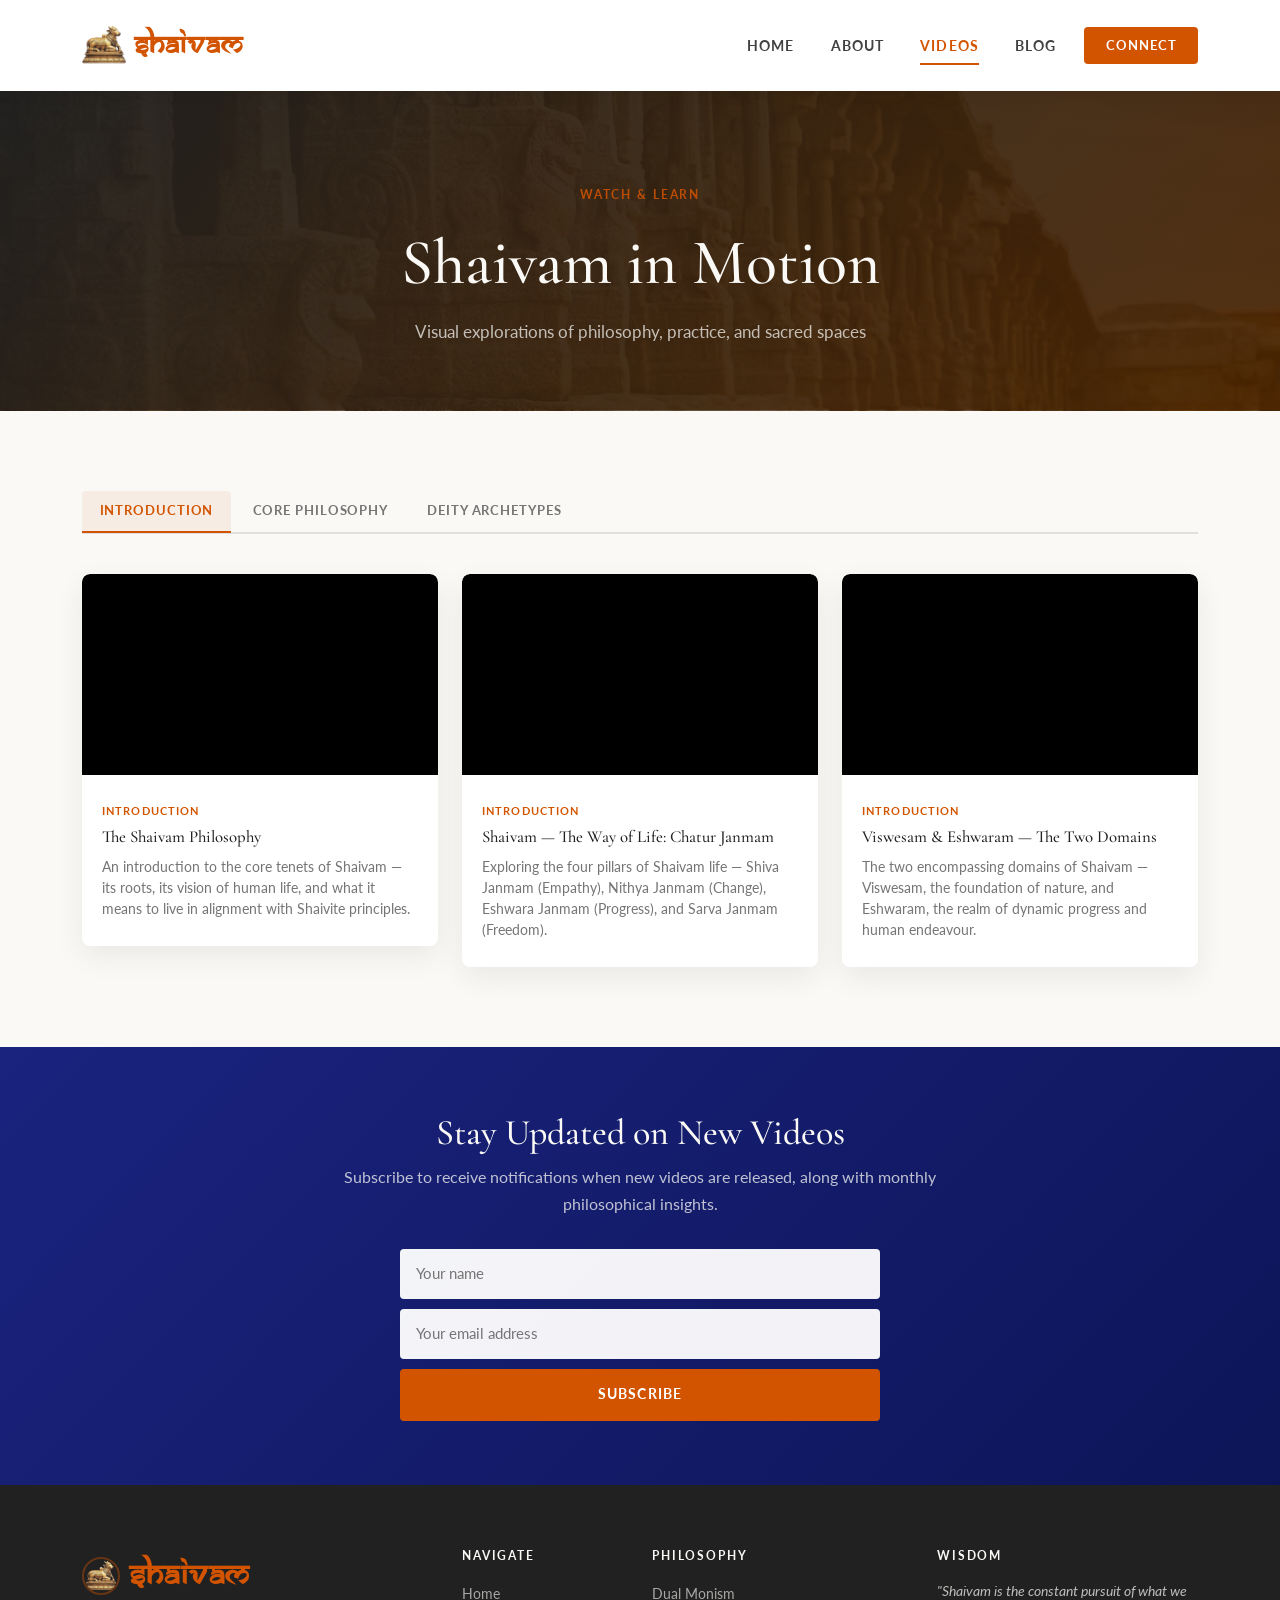
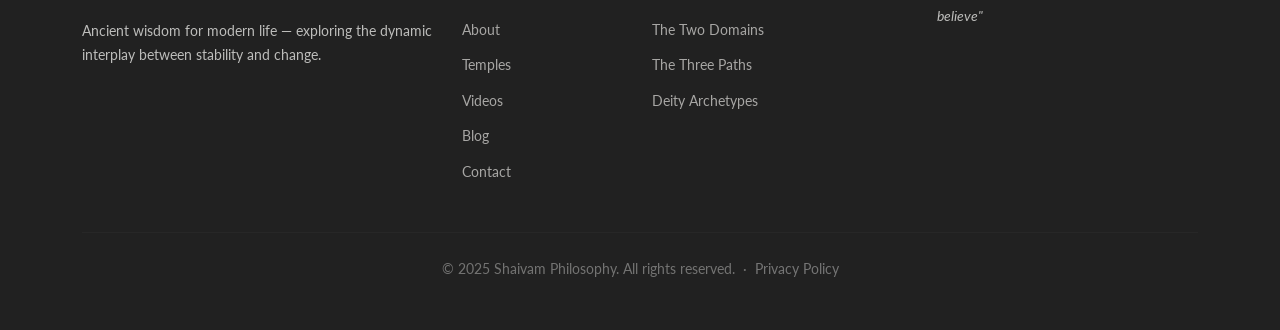
<file: frontend/public/shaivam/videos/index.html>
<!DOCTYPE html>
<html lang="en">
<head>
  <!-- Google tag (gtag.js) -->
<script async src="https://www.googletagmanager.com/gtag/js?id=G-ZM6ST4KGKX"></script>
<script>
  window.dataLayer = window.dataLayer || [];
  function gtag(){dataLayer.push(arguments);}
  gtag('js', new Date());

  gtag('config', 'G-ZM6ST4KGKX');
</script>
  <meta charset="UTF-8">
  <meta name="viewport" content="width=device-width, initial-scale=1.0">
  <meta name="description" content="Watch video teachings on Shaivam philosophy — lectures, meditations, temple tours, guided practices, and philosophical discussions on Shaivite wisdom.">
  <meta name="keywords" content="Shaivam videos, Shaivism lectures, Tamil philosophy teachings, Shaivite meditations, temple tour videos, spiritual philosophy">
  <meta name="author" content="Shaivam Philosophy">
  <meta name="robots" content="index, follow">
  <title>Videos | Shaivam Philosophy</title>
  <link rel="canonical" href="https://shaivam.info/videos/">
  <meta property="og:type" content="website">
  <meta property="og:title" content="Videos | Shaivam Philosophy Teachings">
  <meta property="og:description" content="Video lectures, meditations, and temple tours exploring Shaivam philosophy and Shaivite tradition.">
  <meta property="og:url" content="https://shaivam.info/videos/">
  <meta property="og:site_name" content="Shaivam Philosophy">
  <meta property="og:image" content="https://shaivam.info/images/temple-columns.jpg">
  <meta property="og:locale" content="en_US">
  <meta name="twitter:card" content="summary_large_image">
  <meta name="twitter:title" content="Videos | Shaivam Philosophy Teachings">
  <meta name="twitter:description" content="Video lectures, meditations, and temple tours on Shaivam philosophy.">
  <meta name="twitter:image" content="https://shaivam.info/images/temple-columns.jpg">
  <link href="https://cdn.jsdelivr.net/npm/bootstrap@5.3.2/dist/css/bootstrap.min.css" rel="stylesheet">
  <link rel="stylesheet" href="https://cdnjs.cloudflare.com/ajax/libs/font-awesome/6.5.0/css/all.min.css">
  <link rel="preconnect" href="https://fonts.googleapis.com">
  <link rel="preconnect" href="https://fonts.gstatic.com" crossorigin>
  <link href="https://fonts.googleapis.com/css2?family=Cormorant+Garamond:ital,wght@0,400;0,500;0,600;0,700;1,400;1,600&family=Lato:wght@300;400;700&display=swap" rel="stylesheet">
  <link rel="icon" type="image/png" href="../images/logo.png">
  <link rel="apple-touch-icon" href="../images/logo.png">
  <link rel="stylesheet" href="../style.css">
  <link rel="alternate" type="application/rss+xml" title="Shaivam Philosophy Blog" href="https://shaivam.info/blog/feed.xml">
</head>
<body>

<!-- NAVBAR -->
<nav class="navbar navbar-expand-lg sticky-top" data-testid="main-navbar">
  <div class="container">
    <a class="navbar-brand d-flex align-items-center gap-2" href="../" data-testid="navbar-brand">
      <img src="../images/logo.png" alt="Shaivam Logo" style="height:44px;width:44px;object-fit:cover;border-radius:7px;">
      <span>Shaivam</span>
    </a>
    <button class="navbar-toggler border-0" type="button" data-bs-toggle="collapse" data-bs-target="#mainNav" aria-label="Toggle navigation" data-testid="navbar-toggler">
      <span class="navbar-toggler-icon"></span>
    </button>
    <div class="collapse navbar-collapse" id="mainNav">
      <ul class="navbar-nav ms-auto align-items-lg-center gap-lg-1">
        <li class="nav-item"><a class="nav-link" href="../" data-page="index" data-testid="home-nav-link">Home</a></li>
        <li class="nav-item"><a class="nav-link" href="../about/" data-page="about" data-testid="about-nav-link">About</a></li>
        <li class="nav-item"><a class="nav-link active" href="../videos/" data-page="videos" data-testid="videos-nav-link">Videos</a></li>
        <li class="nav-item"><a class="nav-link" href="../blog/" data-page="blog" data-testid="blog-nav-link">Blog</a></li>
        <li class="nav-item ms-lg-2"><a class="btn btn-saffron btn-sm" href="../contact/" data-testid="contact-nav-btn">Connect</a></li>
      </ul>
    </div>
  </div>
</nav>

<!-- PAGE HEADER -->
<section class="page-header" data-testid="videos-page-header">
  <div class="container">
    <span class="section-tag" style="color:rgba(211,84,0,0.85);">Watch &amp; Learn</span>
    <h1 class="mt-2">Shaivam in Motion</h1>
    <p class="page-subtitle">Visual explorations of philosophy, practice, and sacred spaces</p>
  </div>
</section>

<!-- VIDEO GALLERY -->
<section class="section-padding" data-testid="video-gallery-section">
  <div class="container">

    <!-- Category Tabs -->
    <ul class="nav nav-tabs v-tabs" id="videoTabs" role="tablist" data-testid="video-category-tabs">
      <li class="nav-item" role="presentation">
        <button class="nav-link active" id="intro-tab" data-bs-toggle="tab" data-bs-target="#intro" type="button" role="tab" aria-selected="true" data-testid="tab-introduction">Introduction</button>
      </li>
      <li class="nav-item" role="presentation">
        <button class="nav-link" id="philosophy-tab" data-bs-toggle="tab" data-bs-target="#philosophy" type="button" role="tab" aria-selected="false" data-testid="tab-philosophy">Core Philosophy</button>
      </li>
      <li class="nav-item" role="presentation">
        <button class="nav-link" id="deities-tab" data-bs-toggle="tab" data-bs-target="#deities" type="button" role="tab" aria-selected="false" data-testid="tab-deities">Deity Archetypes</button>
      </li>
    </ul>

    <div class="tab-content" id="videoTabContent">

      <!-- INTRODUCTION TAB (3 videos) -->
      <div class="tab-pane fade show active" id="intro" role="tabpanel" data-testid="panel-introduction">
        <div class="row g-4">

          <div class="col-md-6 col-lg-4 fade-up">
            <div class="video-card" data-testid="video-shaivam-philosophy">
              <div class="video-embed-wrap">
                <iframe src="https://www.youtube.com/embed/76wLhV4j6kk?rel=0&modestbranding=1" title="The Shaivam Philosophy" loading="lazy" allow="accelerometer; autoplay; clipboard-write; encrypted-media; gyroscope; picture-in-picture" allowfullscreen></iframe>
              </div>
              <div class="card-body">
                <div class="v-cat-badge">Introduction</div>
                <h4 class="card-title">The Shaivam Philosophy</h4>
                <p class="card-text">An introduction to the core tenets of Shaivam — its roots, its vision of human life, and what it means to live in alignment with Shaivite principles.</p>
              </div>
            </div>
          </div>

          <div class="col-md-6 col-lg-4 fade-up">
            <div class="video-card" data-testid="video-chatur-janmam">
              <div class="video-embed-wrap">
                <iframe src="https://www.youtube.com/embed/FrHFEBnA0aQ?rel=0&modestbranding=1" title="Shaivam — The Way of Life: Chatur Janmam" loading="lazy" allow="accelerometer; autoplay; clipboard-write; encrypted-media; gyroscope; picture-in-picture" allowfullscreen></iframe>
              </div>
              <div class="card-body">
                <div class="v-cat-badge">Introduction</div>
                <h4 class="card-title">Shaivam — The Way of Life: Chatur Janmam</h4>
                <p class="card-text">Exploring the four pillars of Shaivam life — Shiva Janmam (Empathy), Nithya Janmam (Change), Eshwara Janmam (Progress), and Sarva Janmam (Freedom).</p>
              </div>
            </div>
          </div>

          <div class="col-md-6 col-lg-4 fade-up">
            <div class="video-card" data-testid="video-two-domains">
              <div class="video-embed-wrap">
                <iframe src="https://www.youtube.com/embed/On2os__9nCw?rel=0&modestbranding=1" title="Viswesam &amp; Eshwaram — The Two Domains" loading="lazy" allow="accelerometer; autoplay; clipboard-write; encrypted-media; gyroscope; picture-in-picture" allowfullscreen></iframe>
              </div>
              <div class="card-body">
                <div class="v-cat-badge">Introduction</div>
                <h4 class="card-title">Viswesam &amp; Eshwaram — The Two Domains</h4>
                <p class="card-text">The two encompassing domains of Shaivam — Viswesam, the foundation of nature, and Eshwaram, the realm of dynamic progress and human endeavour.</p>
              </div>
            </div>
          </div>

        </div>
      </div>

      <!-- CORE PHILOSOPHY TAB (4 videos) -->
      <div class="tab-pane fade" id="philosophy" role="tabpanel" data-testid="panel-philosophy">
        <div class="row g-4">

          <div class="col-md-6 col-lg-4 fade-up">
            <div class="video-card" data-testid="video-dual-monism">
              <div class="video-embed-wrap">
                <iframe src="https://www.youtube.com/embed/zJd82z1lC3k?rel=0&modestbranding=1" title="Dual Monism / Undvaitam" loading="lazy" allow="accelerometer; autoplay; clipboard-write; encrypted-media; gyroscope; picture-in-picture" allowfullscreen></iframe>
              </div>
              <div class="card-body">
                <div class="v-cat-badge">Core Philosophy</div>
                <h4 class="card-title">Dual Monism / Undvaitam</h4>
                <p class="card-text">There exist two realities in the universe — both distinct from each other, yet fundamentally the same. An exploration of Shaivam's most profound philosophical insight.</p>
              </div>
            </div>
          </div>

          <div class="col-md-6 col-lg-4 fade-up">
            <div class="video-card" data-testid="video-viswesam">
              <div class="video-embed-wrap">
                <iframe src="https://www.youtube.com/embed/LPcrLo29C3s?rel=0&modestbranding=1" title="The Viswesam — The Creator of Nature" loading="lazy" allow="accelerometer; autoplay; clipboard-write; encrypted-media; gyroscope; picture-in-picture" allowfullscreen></iframe>
              </div>
              <div class="card-body">
                <div class="v-cat-badge">Core Philosophy</div>
                <h4 class="card-title">The Viswesam — Creator of Nature</h4>
                <p class="card-text">A deeper exploration of Viswesam — the creator of nature and the very existing nature itself — and how this duality transforms our relationship with the world.</p>
              </div>
            </div>
          </div>

          <div class="col-md-6 col-lg-4 fade-up">
            <div class="video-card" data-testid="video-lokame-shiva-mayam">
              <div class="video-embed-wrap">
                <iframe src="https://www.youtube.com/embed/2vOFoMUq95Q?rel=0&modestbranding=1" title="Lokame Shiva Mayam — The Entire Universe is Shivam" loading="lazy" allow="accelerometer; autoplay; clipboard-write; encrypted-media; gyroscope; picture-in-picture" allowfullscreen></iframe>
              </div>
              <div class="card-body">
                <div class="v-cat-badge">Core Philosophy</div>
                <h4 class="card-title">Lokame Shiva Mayam</h4>
                <p class="card-text">The profound Shaivam insight that the entire universe is Shivam — and how this recognition changes how we relate to creation, to others, and to ourselves.</p>
              </div>
            </div>
          </div>

          <div class="col-md-6 col-lg-4 fade-up">
            <div class="video-card" data-testid="video-sathyam-nisathyam">
              <div class="video-embed-wrap">
                <iframe src="https://www.youtube.com/embed/Y1WueMjdXx4?rel=0&modestbranding=1" title="Sathyam-Nisathyam — Truth and Evolving Truth" loading="lazy" allow="accelerometer; autoplay; clipboard-write; encrypted-media; gyroscope; picture-in-picture" allowfullscreen></iframe>
              </div>
              <div class="card-body">
                <div class="v-cat-badge">Core Philosophy</div>
                <h4 class="card-title">Sathyam-Nisathyam — Truth &amp; Evolving Truth</h4>
                <p class="card-text">How Sathyam (fixed truth) and Nisathyam (evolving truth) work together — an examination of truth as both objective reality and contextual understanding.</p>
              </div>
            </div>
          </div>

        </div>
      </div>

      <!-- DEITY ARCHETYPES TAB (2 videos) -->
      <div class="tab-pane fade" id="deities" role="tabpanel" data-testid="panel-deities">
        <div class="row g-4">

          <div class="col-md-6 col-lg-4 fade-up">
            <div class="video-card" data-testid="video-ruparupam">
              <div class="video-embed-wrap">
                <iframe src="https://www.youtube.com/embed/CH_XUMds_3Y?rel=0&modestbranding=1" title="Ruparupam — Eshwara and Parvati" loading="lazy" allow="accelerometer; autoplay; clipboard-write; encrypted-media; gyroscope; picture-in-picture" allowfullscreen></iframe>
              </div>
              <div class="card-body">
                <div class="v-cat-badge">Deity Archetypes</div>
                <h4 class="card-title">Ruparupam — Eshwara &amp; Parvati</h4>
                <p class="card-text">The togetherness of Eshwara and Parvati as the most powerful entity in all of prapanjam — what their union reveals about the nature of complementary forces.</p>
              </div>
            </div>
          </div>

          <div class="col-md-6 col-lg-4 fade-up">
            <div class="video-card" data-testid="video-sarvam-shivam">
              <div class="video-embed-wrap">
                <iframe src="https://www.youtube.com/embed/8yvKliIQhtY?rel=0&modestbranding=1" title="Sarvam-Shivam — The Equality of Man and Woman" loading="lazy" allow="accelerometer; autoplay; clipboard-write; encrypted-media; gyroscope; picture-in-picture" allowfullscreen></iframe>
              </div>
              <div class="card-body">
                <div class="v-cat-badge">Deity Archetypes</div>
                <h4 class="card-title">Sarvam-Shivam — Equality of Man &amp; Woman</h4>
                <p class="card-text">An exploration of the Shaivam teaching that all beings are Shivam — and how this principle affirms the fundamental equality of man and woman in the cosmic order.</p>
              </div>
            </div>
          </div>

        </div>
      </div>

    </div>
  </div>
</section>

<!-- NEWSLETTER -->
<section class="newsletter-section" data-testid="newsletter-section">
  <div class="container">
    <div class="col-lg-7 mx-auto">
      <h3>Stay Updated on New Videos</h3>
      <p>Subscribe to receive notifications when new videos are released, along with monthly philosophical insights.</p>
      <form class="newsletter-form" data-testid="newsletter-form" onsubmit="handleNewsletterSubmit(event)">
        <input type="text" placeholder="Your name" aria-label="Name" data-testid="newsletter-name-input">
        <input type="email" placeholder="Your email address" aria-label="Email" data-testid="newsletter-email-input">
        <button type="submit" class="btn-saffron" data-testid="newsletter-submit-btn">Subscribe</button>
      </form>
    </div>
  </div>
</section>

<!-- FOOTER -->
<footer class="site-footer" data-testid="site-footer">
  <div class="container">
    <div class="row g-4">
      <div class="col-lg-4 col-md-6"><span class="footer-brand"><img src="../images/logo.png" alt="Nandi" class="footer-nandi-logo"><span class="samarkan-text">Shaivam</span></span><p>Ancient wisdom for modern life — exploring the dynamic interplay between stability and change.</p></div>
      <div class="col-lg-2 col-md-6"><h6>Navigate</h6><ul><li><a href="../" data-testid="footer-home-link">Home</a></li><li><a href="../about/" data-testid="footer-about-link">About</a></li><li><a href="../temples/" data-testid="footer-temples-link">Temples</a></li><li><a href="../videos/" data-testid="footer-videos-link">Videos</a></li><li><a href="../blog/" data-testid="footer-blog-link">Blog</a></li><li><a href="../contact/" data-testid="footer-contact-link">Contact</a></li></ul></div>
      <div class="col-lg-3 col-md-6"><h6>Philosophy</h6><ul><li><a href="../about/#dual-monism">Dual Monism</a></li><li><a href="../about/#two-domains">The Two Domains</a></li><li><a href="../about/#three-paths">The Three Paths</a></li><li><a href="../about/#deities">Deity Archetypes</a></li></ul></div>
      <div class="col-lg-3 col-md-6"><h6>Wisdom</h6><p class="fst-italic">"Shaivam is the constant pursuit of what we believe"</p></div>
    </div>
    <hr class="footer-divider">
    <p class="footer-bottom">&copy; 2025 Shaivam Philosophy. All rights reserved. &nbsp;&middot;&nbsp; <a href="../privacy/" style="color:var(--text-muted);">Privacy Policy</a></p>
  </div>
</footer>

<script src="https://cdn.jsdelivr.net/npm/bootstrap@5.3.2/dist/js/bootstrap.bundle.min.js"></script>
<script src="../script.js"></script>
</body>
</html>
</file>
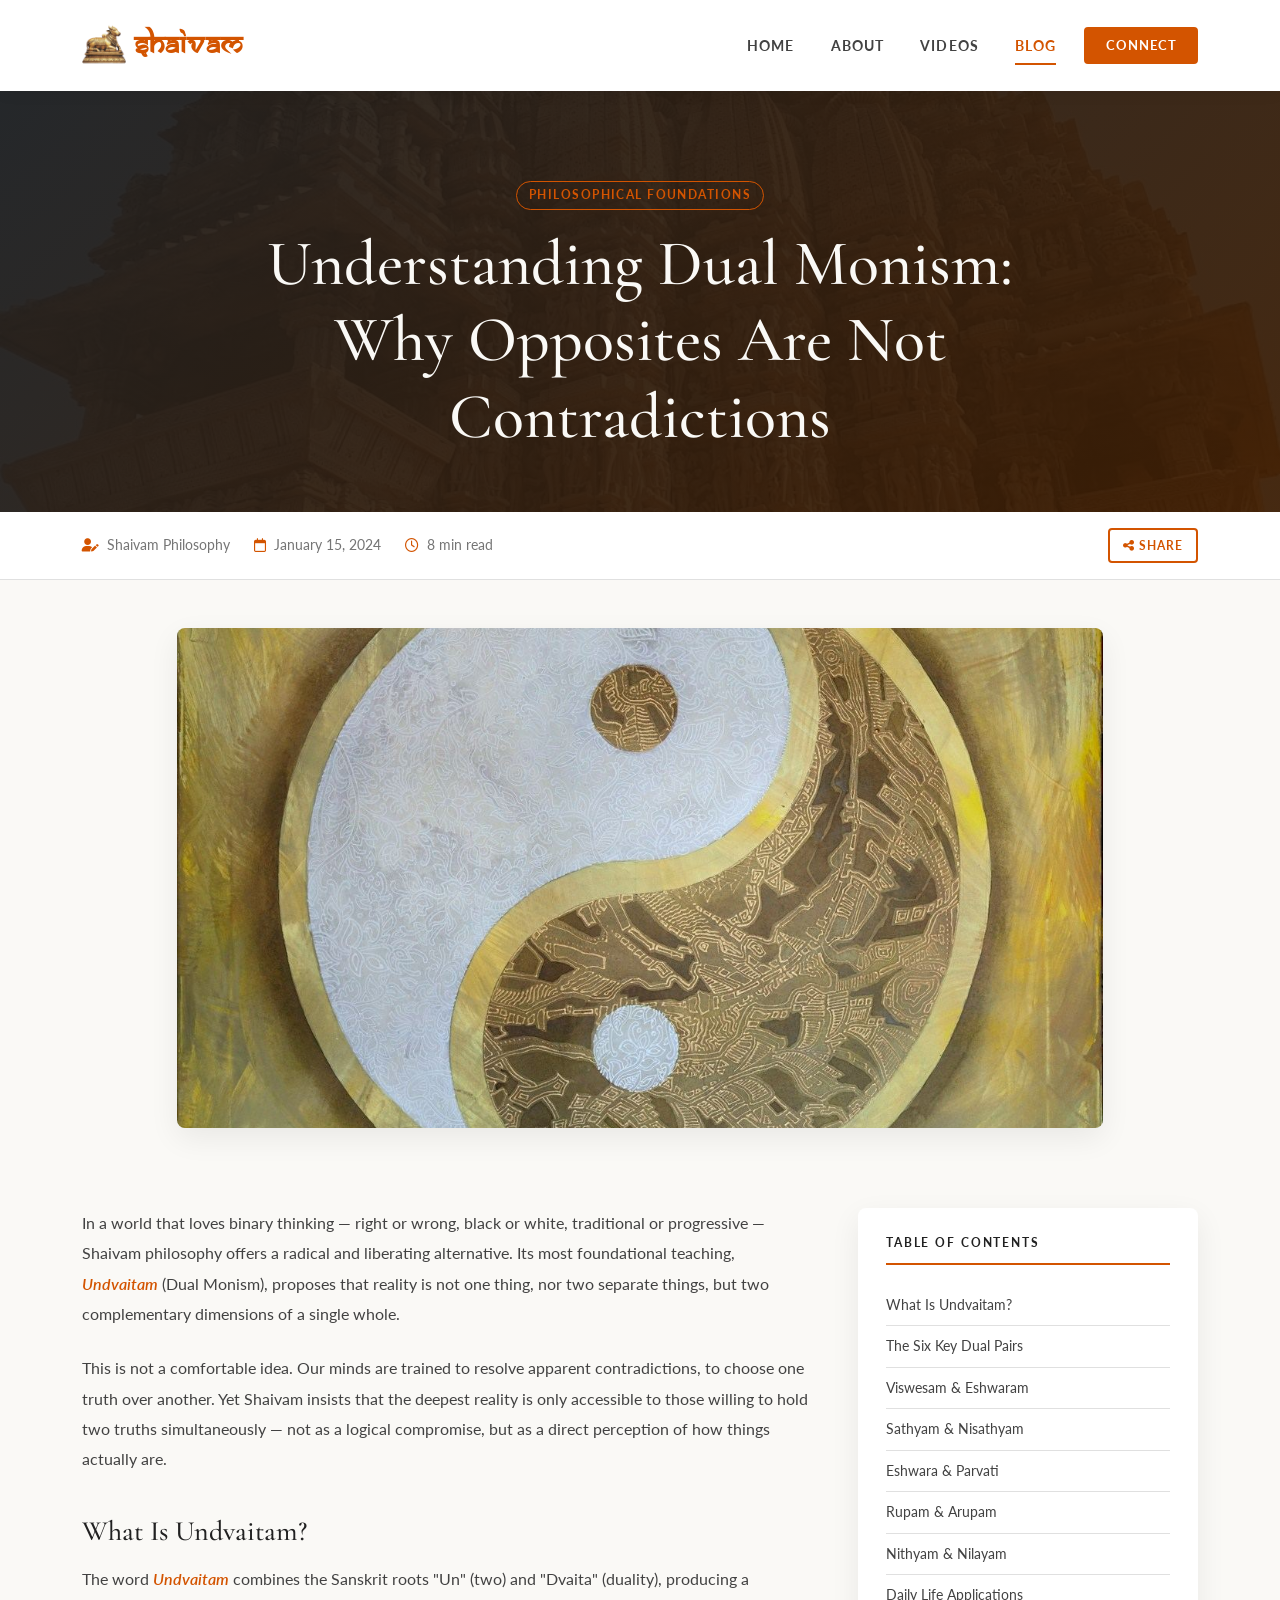
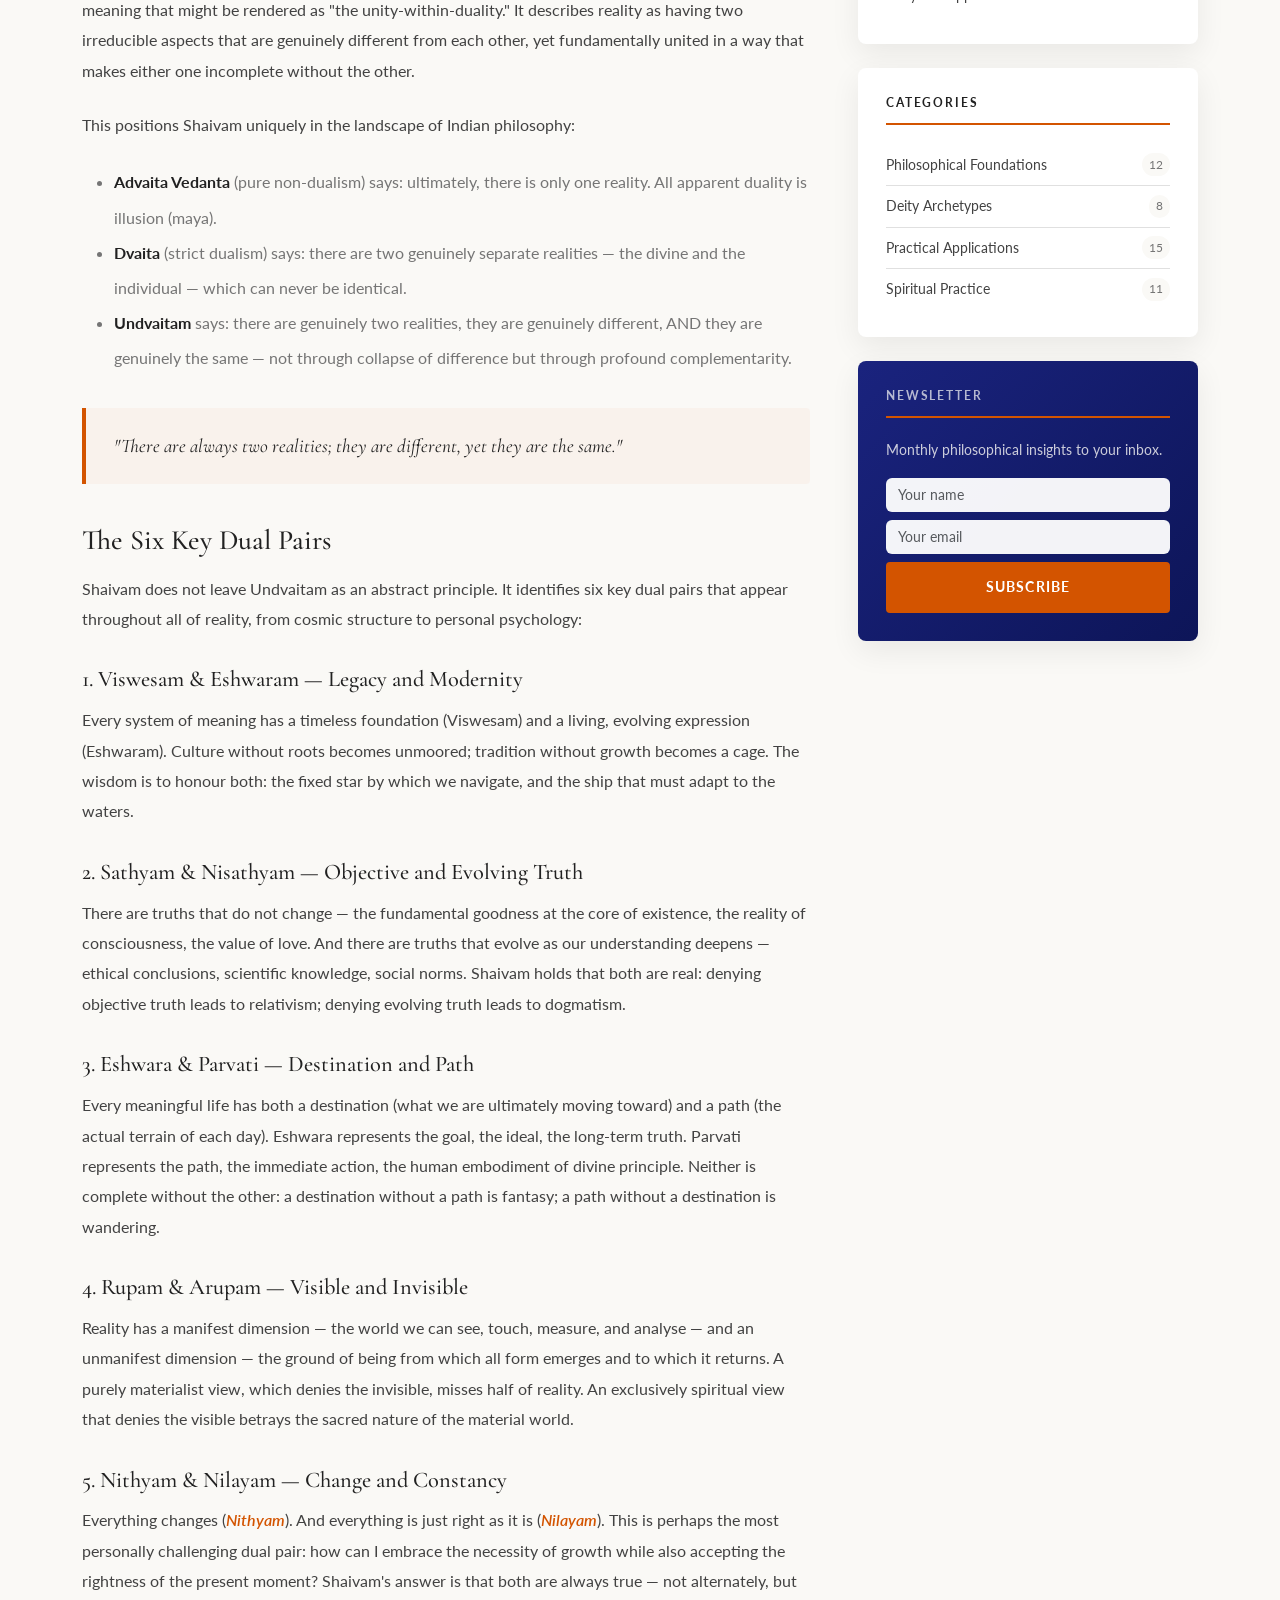
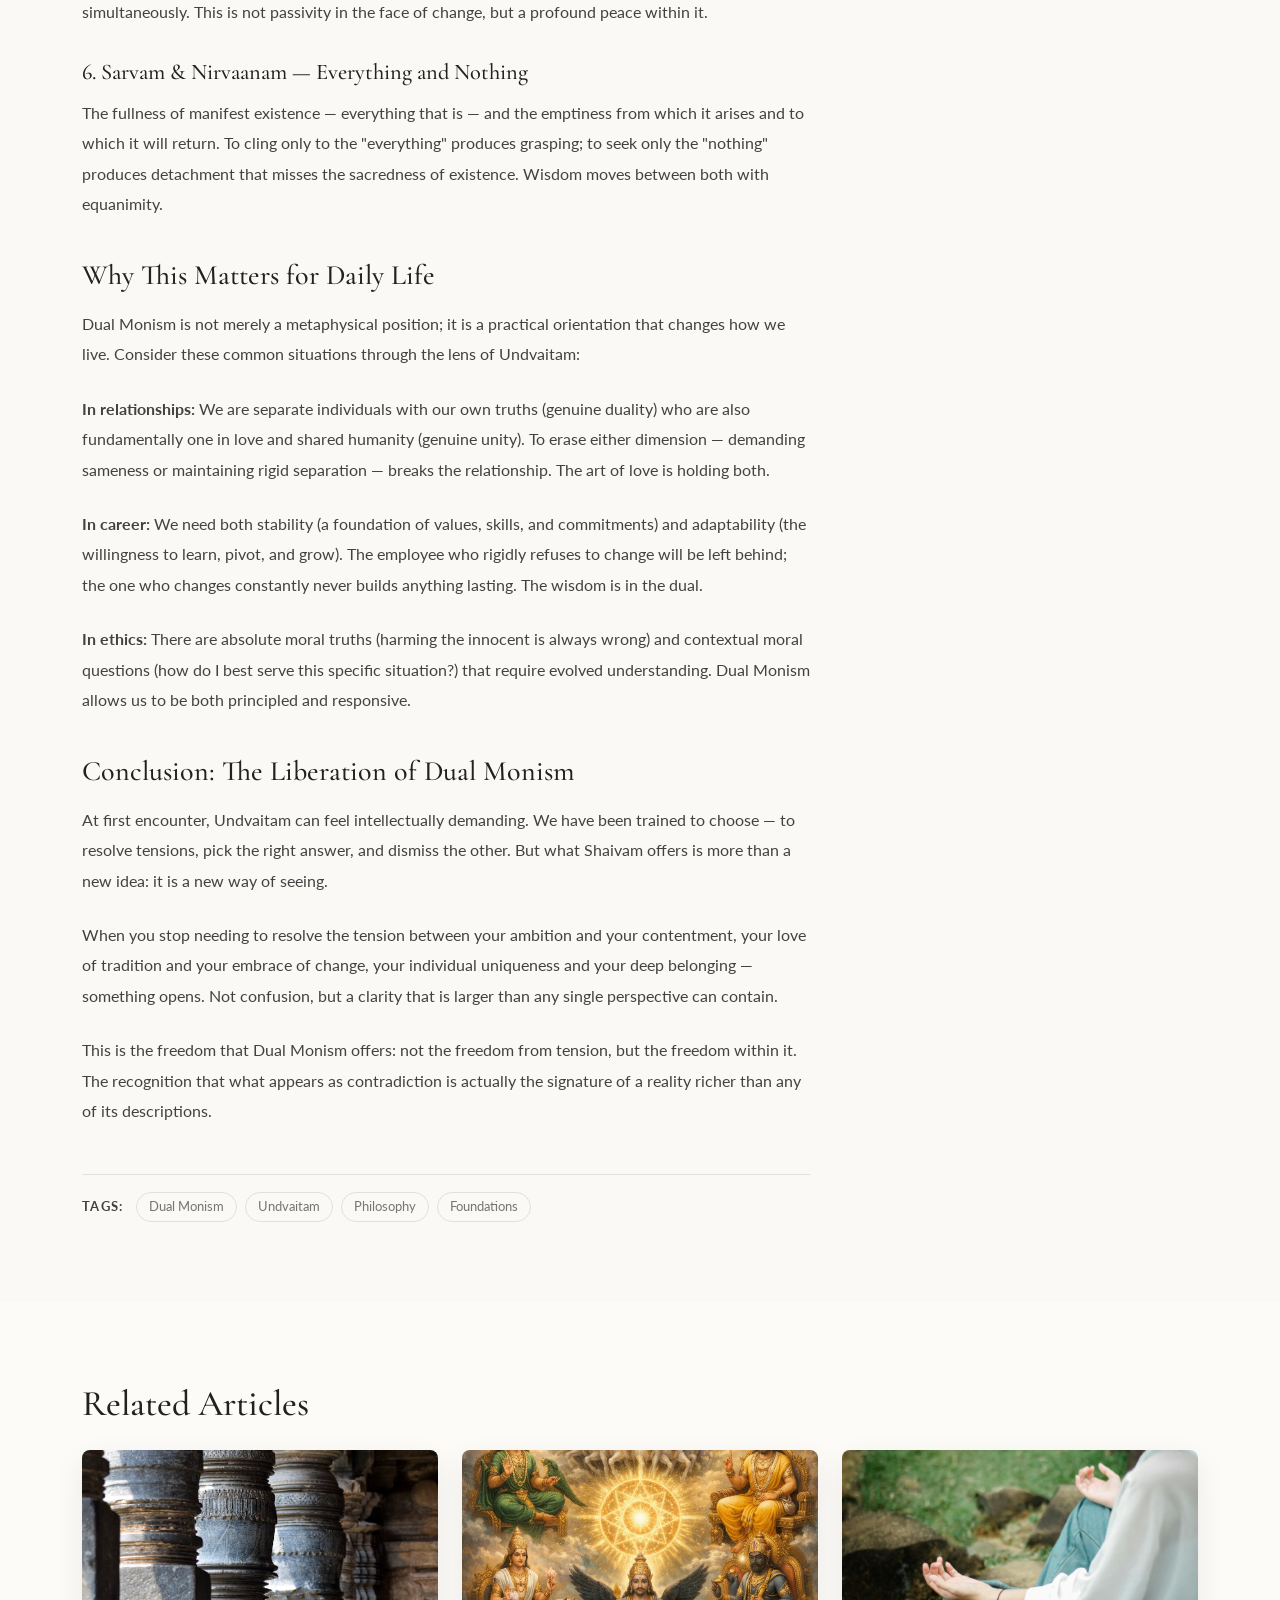
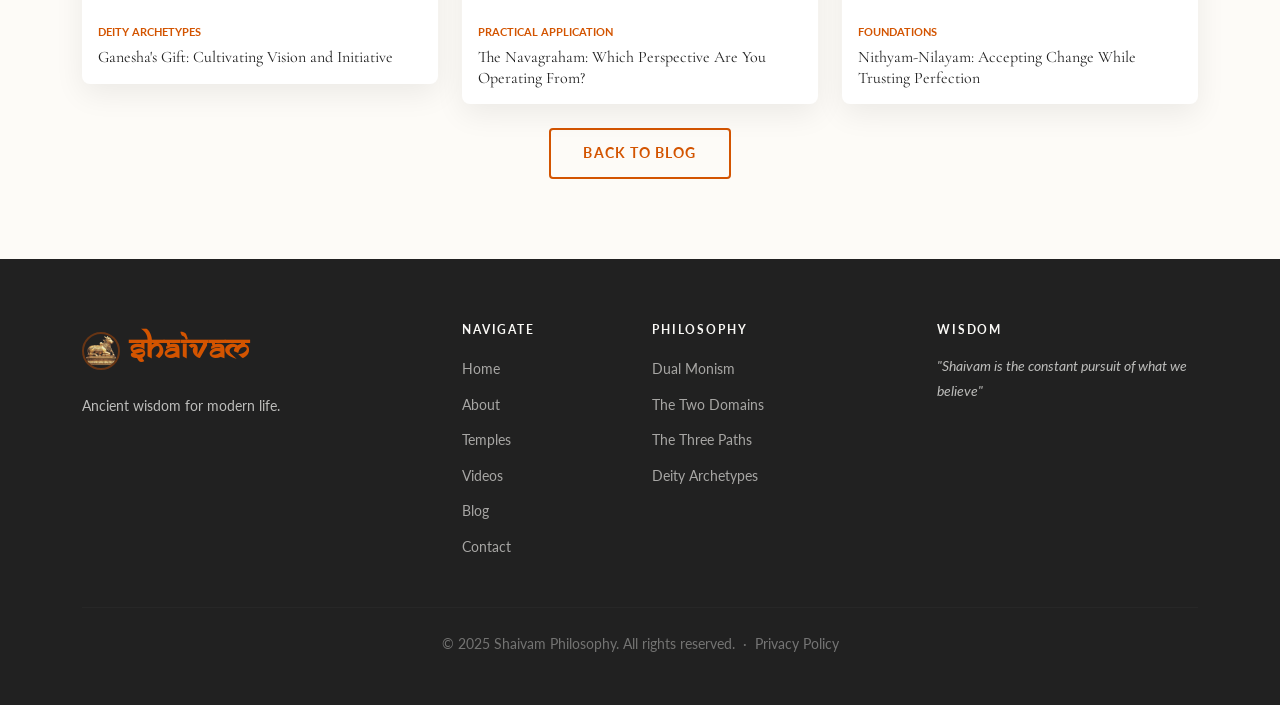
<file: frontend/public/shaivam/blog/dual-monism/index.html>
<!DOCTYPE html>
<html lang="en">
<head>
  <!-- Google tag (gtag.js) -->
  <script async src="https://www.googletagmanager.com/gtag/js?id=G-ZM6ST4KGKX"></script>
  <script>
    window.dataLayer = window.dataLayer || [];
    function gtag(){dataLayer.push(arguments);}
    gtag('js', new Date());

    gtag('config', 'G-ZM6ST4KGKX');
  </script>
  <meta charset="UTF-8">
  <meta name="viewport" content="width=device-width, initial-scale=1.0">
  <meta name="description" content="Understanding Dual Monism (Undvaitam) — why opposites are not contradictions in Shaivam philosophy. A deep dive into the recognition that complementary realities enhance each other.">
  <meta name="keywords" content="Dual Monism, Undvaitam, Shaivam philosophy, complementary realities, non-dualism, Tamil philosophy">
  <meta name="author" content="Shaivam Philosophy">
  <meta name="robots" content="index, follow">
  <title>Understanding Dual Monism | Shaivam Philosophy Blog</title>
  <link rel="canonical" href="https://shaivam.info/blog/dual-monism/">
  <meta property="og:type" content="article">
  <meta property="og:title" content="Understanding Dual Monism: Why Opposites Are Not Contradictions">
  <meta property="og:description" content="A deep dive into Undvaitam — the recognition that complementary realities enhance rather than cancel each other.">
  <meta property="og:url" content="https://shaivam.info/blog/dual-monism/">
  <meta property="og:site_name" content="Shaivam Philosophy">
  <meta property="og:image" content="https://shaivam.info/images/dual-monism.jpg">
  <meta property="og:locale" content="en_US">
  <meta property="article:published_time" content="2024-01-15">
  <meta property="article:section" content="Philosophical Foundations">
  <meta name="twitter:card" content="summary_large_image">
  <meta name="twitter:title" content="Understanding Dual Monism: Why Opposites Are Not Contradictions">
  <meta name="twitter:description" content="A deep dive into Undvaitam — complementary realities in Shaivam philosophy.">
  <meta name="twitter:image" content="https://shaivam.info/images/dual-monism.jpg">
  <script type="application/ld+json">{"@context":"https://schema.org","@type":"BlogPosting","headline":"Understanding Dual Monism: Why Opposites Are Not Contradictions","description":"A deep dive into Undvaitam — the recognition that complementary realities enhance rather than cancel each other.","url":"https://shaivam.info/post1/","datePublished":"2024-01-15","author":{"@type":"Organization","name":"Shaivam Philosophy"},"publisher":{"@type":"Organization","name":"Shaivam Philosophy","logo":{"@type":"ImageObject","url":"https://shaivam.info/images/logo.png/"}},"image":"https://shaivam.info/images/dual-monism.jpg","isPartOf":{"@type":"Blog","name":"Shaivam Philosophy Blog","url":"https://shaivam.info/blog/"}}</script>
  <link href="https://cdn.jsdelivr.net/npm/bootstrap@5.3.2/dist/css/bootstrap.min.css" rel="stylesheet">
  <link rel="stylesheet" href="https://cdnjs.cloudflare.com/ajax/libs/font-awesome/6.5.0/css/all.min.css">
  <link rel="preconnect" href="https://fonts.googleapis.com">
  <link rel="preconnect" href="https://fonts.gstatic.com" crossorigin>
  <link href="https://fonts.googleapis.com/css2?family=Cormorant+Garamond:ital,wght@0,400;0,500;0,600;0,700;1,400;1,600&family=Lato:wght@300;400;700&display=swap" rel="stylesheet">
  <link rel="icon" type="image/png" href="../../images/logo.png">
  <link rel="apple-touch-icon" href="../../images/logo.png">
  <link rel="stylesheet" href="../../style.css">
  <link rel="alternate" type="application/rss+xml" title="Shaivam Philosophy Blog" href="https://shaivam.info/blog/feed.xml">
</head>
<body>

<!-- NAVBAR -->
<nav class="navbar navbar-expand-lg sticky-top" data-testid="main-navbar">
  <div class="container">
    <a class="navbar-brand d-flex align-items-center gap-2" href="../../" data-testid="navbar-brand">
      <img src="../../images/logo.png" alt="Shaivam Logo" style="height:44px;width:44px;object-fit:cover;border-radius:7px;">
      <span>Shaivam</span>
    </a>
    <button class="navbar-toggler border-0" type="button" data-bs-toggle="collapse" data-bs-target="#mainNav" aria-label="Toggle navigation" data-testid="navbar-toggler">
      <span class="navbar-toggler-icon"></span>
    </button>
    <div class="collapse navbar-collapse" id="mainNav">
      <ul class="navbar-nav ms-auto align-items-lg-center gap-lg-1">
        <li class="nav-item"><a class="nav-link" href="../../" data-testid="home-nav-link">Home</a></li>
        <li class="nav-item"><a class="nav-link" href="../../about/" data-testid="about-nav-link">About</a></li>
        <li class="nav-item"><a class="nav-link" href="../../videos/" data-testid="videos-nav-link">Videos</a></li>
        <li class="nav-item"><a class="nav-link active" href="../" data-testid="blog-nav-link">Blog</a></li>
        <li class="nav-item ms-lg-2"><a class="btn btn-saffron btn-sm" href="../../contact/" data-testid="contact-nav-btn">Connect</a></li>
      </ul>
    </div>
  </div>
</nav>

<!-- POST HEADER -->
<section class="post-header" data-testid="post-header">
  <div class="container">
    <div class="col-lg-9 mx-auto">
      <span class="post-cat-tag" data-testid="post-category">Philosophical Foundations</span>
      <h1 data-testid="post-title">Understanding Dual Monism: Why Opposites Are Not Contradictions</h1>
    </div>
  </div>
</section>

<!-- POST META -->
<div class="post-meta-bar" data-testid="post-meta-bar">
  <div class="container">
    <div class="d-flex flex-wrap gap-4 align-items-center" style="font-size:0.85rem;color:var(--text-muted);">
      <span><i class="fa-solid fa-user-pen me-1" style="color:var(--primary)"></i> Shaivam Philosophy</span>
      <span><i class="fa-regular fa-calendar me-1" style="color:var(--primary)"></i> January 15, 2024</span>
      <span><i class="fa-regular fa-clock me-1" style="color:var(--primary)"></i> 8 min read</span>
      <div class="ms-auto d-flex gap-2">
        <a href="#" class="btn-outline-saffron" style="padding:0.3rem 0.8rem;font-size:0.78rem;" data-testid="share-btn"><i class="fa-solid fa-share-nodes me-1"></i>Share</a>
      </div>
    </div>
  </div>
</div>

<!-- FEATURED IMAGE -->
<div class="container mt-5">
  <div class="row justify-content-center">
    <div class="col-lg-10">
      <img src="../../images/dual-monism.jpg" alt="Dual Monism — balance and harmony" class="img-fluid" style="border-radius:8px;box-shadow:var(--shadow-soft);width:100%;max-height:500px;object-fit:cover;" loading="eager" data-testid="post-featured-image">
    </div>
  </div>
</div>

<!-- POST CONTENT + SIDEBAR -->
<section class="section-padding" data-testid="post-content-section">
  <div class="container">
    <div class="row g-5">
      <div class="col-lg-8">
        <article class="post-content" data-testid="post-article">

          <p>In a world that loves binary thinking — right or wrong, black or white, traditional or progressive — Shaivam philosophy offers a radical and liberating alternative. Its most foundational teaching, <span class="sanskrit">Undvaitam</span> (Dual Monism), proposes that reality is not one thing, nor two separate things, but two complementary dimensions of a single whole.</p>

          <p>This is not a comfortable idea. Our minds are trained to resolve apparent contradictions, to choose one truth over another. Yet Shaivam insists that the deepest reality is only accessible to those willing to hold two truths simultaneously — not as a logical compromise, but as a direct perception of how things actually are.</p>

          <h2>What Is Undvaitam?</h2>

          <p>The word <span class="sanskrit">Undvaitam</span> combines the Sanskrit roots "Un" (two) and "Dvaita" (duality), producing a meaning that might be rendered as "the unity-within-duality." It describes reality as having two irreducible aspects that are genuinely different from each other, yet fundamentally united in a way that makes either one incomplete without the other.</p>

          <p>This positions Shaivam uniquely in the landscape of Indian philosophy:</p>

          <ul style="color:var(--text-muted);line-height:2.2;margin-bottom:1.5rem;">
            <li><strong style="color:var(--neutral-dark);">Advaita Vedanta</strong> (pure non-dualism) says: ultimately, there is only one reality. All apparent duality is illusion (maya).</li>
            <li><strong style="color:var(--neutral-dark);">Dvaita</strong> (strict dualism) says: there are two genuinely separate realities — the divine and the individual — which can never be identical.</li>
            <li><strong style="color:var(--neutral-dark);">Undvaitam</strong> says: there are genuinely two realities, they are genuinely different, AND they are genuinely the same — not through collapse of difference but through profound complementarity.</li>
          </ul>

          <blockquote>
            <p>"There are always two realities; they are different, yet they are the same."</p>
          </blockquote>

          <h2>The Six Key Dual Pairs</h2>

          <p>Shaivam does not leave Undvaitam as an abstract principle. It identifies six key dual pairs that appear throughout all of reality, from cosmic structure to personal psychology:</p>

          <h3>1. Viswesam &amp; Eshwaram — Legacy and Modernity</h3>
          <p>Every system of meaning has a timeless foundation (Viswesam) and a living, evolving expression (Eshwaram). Culture without roots becomes unmoored; tradition without growth becomes a cage. The wisdom is to honour both: the fixed star by which we navigate, and the ship that must adapt to the waters.</p>

          <h3>2. Sathyam &amp; Nisathyam — Objective and Evolving Truth</h3>
          <p>There are truths that do not change — the fundamental goodness at the core of existence, the reality of consciousness, the value of love. And there are truths that evolve as our understanding deepens — ethical conclusions, scientific knowledge, social norms. Shaivam holds that both are real: denying objective truth leads to relativism; denying evolving truth leads to dogmatism.</p>

          <h3>3. Eshwara &amp; Parvati — Destination and Path</h3>
          <p>Every meaningful life has both a destination (what we are ultimately moving toward) and a path (the actual terrain of each day). Eshwara represents the goal, the ideal, the long-term truth. Parvati represents the path, the immediate action, the human embodiment of divine principle. Neither is complete without the other: a destination without a path is fantasy; a path without a destination is wandering.</p>

          <h3>4. Rupam &amp; Arupam — Visible and Invisible</h3>
          <p>Reality has a manifest dimension — the world we can see, touch, measure, and analyse — and an unmanifest dimension — the ground of being from which all form emerges and to which it returns. A purely materialist view, which denies the invisible, misses half of reality. An exclusively spiritual view that denies the visible betrays the sacred nature of the material world.</p>

          <h3>5. Nithyam &amp; Nilayam — Change and Constancy</h3>
          <p>Everything changes (<span class="sanskrit">Nithyam</span>). And everything is just right as it is (<span class="sanskrit">Nilayam</span>). This is perhaps the most personally challenging dual pair: how can I embrace the necessity of growth while also accepting the rightness of the present moment? Shaivam's answer is that both are always true — not alternately, but simultaneously. This is not passivity in the face of change, but a profound peace within it.</p>

          <h3>6. Sarvam &amp; Nirvaanam — Everything and Nothing</h3>
          <p>The fullness of manifest existence — everything that is — and the emptiness from which it arises and to which it will return. To cling only to the "everything" produces grasping; to seek only the "nothing" produces detachment that misses the sacredness of existence. Wisdom moves between both with equanimity.</p>

          <h2>Why This Matters for Daily Life</h2>

          <p>Dual Monism is not merely a metaphysical position; it is a practical orientation that changes how we live. Consider these common situations through the lens of Undvaitam:</p>

          <p><strong>In relationships:</strong> We are separate individuals with our own truths (genuine duality) who are also fundamentally one in love and shared humanity (genuine unity). To erase either dimension — demanding sameness or maintaining rigid separation — breaks the relationship. The art of love is holding both.</p>

          <p><strong>In career:</strong> We need both stability (a foundation of values, skills, and commitments) and adaptability (the willingness to learn, pivot, and grow). The employee who rigidly refuses to change will be left behind; the one who changes constantly never builds anything lasting. The wisdom is in the dual.</p>

          <p><strong>In ethics:</strong> There are absolute moral truths (harming the innocent is always wrong) and contextual moral questions (how do I best serve this specific situation?) that require evolved understanding. Dual Monism allows us to be both principled and responsive.</p>

          <h2>Conclusion: The Liberation of Dual Monism</h2>

          <p>At first encounter, Undvaitam can feel intellectually demanding. We have been trained to choose — to resolve tensions, pick the right answer, and dismiss the other. But what Shaivam offers is more than a new idea: it is a new way of seeing.</p>

          <p>When you stop needing to resolve the tension between your ambition and your contentment, your love of tradition and your embrace of change, your individual uniqueness and your deep belonging — something opens. Not confusion, but a clarity that is larger than any single perspective can contain.</p>

          <p>This is the freedom that Dual Monism offers: not the freedom from tension, but the freedom within it. The recognition that what appears as contradiction is actually the signature of a reality richer than any of its descriptions.</p>

          <!-- TAGS -->
          <div class="mt-5 pt-3" style="border-top:1px solid var(--neutral-light);">
            <strong style="font-size:0.82rem;text-transform:uppercase;letter-spacing:0.1em;">Tags:</strong>
            <span style="display:inline-flex;gap:0.5rem;flex-wrap:wrap;margin-left:0.5rem;">
              <a href="#" style="font-size:0.8rem;padding:0.2rem 0.75rem;border:1px solid var(--neutral-light);border-radius:20px;color:var(--text-muted);" data-testid="tag-dual-monism">Dual Monism</a>
              <a href="#" style="font-size:0.8rem;padding:0.2rem 0.75rem;border:1px solid var(--neutral-light);border-radius:20px;color:var(--text-muted);" data-testid="tag-undvaitam">Undvaitam</a>
              <a href="#" style="font-size:0.8rem;padding:0.2rem 0.75rem;border:1px solid var(--neutral-light);border-radius:20px;color:var(--text-muted);" data-testid="tag-philosophy">Philosophy</a>
              <a href="#" style="font-size:0.8rem;padding:0.2rem 0.75rem;border:1px solid var(--neutral-light);border-radius:20px;color:var(--text-muted);" data-testid="tag-foundations">Foundations</a>
            </span>
          </div>
        </article>
      </div>

      <!-- SIDEBAR -->
      <div class="col-lg-4">
        <div class="sidebar-widget">
          <h6>Table of Contents</h6>
          <ul>
            <li><a href="#">What Is Undvaitam?</a></li>
            <li><a href="#">The Six Key Dual Pairs</a></li>
            <li><a href="#">Viswesam &amp; Eshwaram</a></li>
            <li><a href="#">Sathyam &amp; Nisathyam</a></li>
            <li><a href="#">Eshwara &amp; Parvati</a></li>
            <li><a href="#">Rupam &amp; Arupam</a></li>
            <li><a href="#">Nithyam &amp; Nilayam</a></li>
            <li><a href="#">Daily Life Applications</a></li>
          </ul>
        </div>
        <div class="sidebar-widget">
          <h6>Categories</h6>
          <ul>
            <li><a href="#">Philosophical Foundations <span class="count">12</span></a></li>
            <li><a href="#">Deity Archetypes <span class="count">8</span></a></li>
            <li><a href="#">Practical Applications <span class="count">15</span></a></li>
            <li><a href="#">Spiritual Practice <span class="count">11</span></a></li>
          </ul>
        </div>
        <div class="sidebar-widget" style="background:linear-gradient(135deg,var(--accent),#0d1558);color:#fff;">
          <h6 style="color:rgba(250,249,246,0.7);">Newsletter</h6>
          <p style="color:rgba(250,249,246,0.8);font-size:0.88rem;">Monthly philosophical insights to your inbox.</p>
          <form onsubmit="handleNewsletterSubmit(event)">
            <input type="text" class="form-control mb-2" placeholder="Your name" style="font-size:0.9rem;background:rgba(255,255,255,0.95);border:none;">
            <input type="email" class="form-control mb-2" placeholder="Your email" style="font-size:0.9rem;background:rgba(255,255,255,0.95);border:none;">
            <button type="submit" class="btn-saffron" style="width:100%;text-align:center;">Subscribe</button>
          </form>
        </div>
      </div>
    </div>
  </div>
</section>

<!-- RELATED POSTS -->
<section class="section-padding section-alt" data-testid="related-posts-section">
  <div class="container">
    <h3 class="mb-4">Related Articles</h3>
    <div class="row g-4">
      <div class="col-md-4 fade-up">
        <div class="related-card" data-testid="related-post-1">
          <img src="../../images/temple-columns.jpg" alt="Ganesha">
          <div class="related-body">
            <span style="font-size:0.7rem;color:var(--primary);font-weight:700;text-transform:uppercase;">Deity Archetypes</span>
            <div class="related-title mt-1"><a href="../ganesha-gift/" style="color:var(--neutral-dark);">Ganesha's Gift: Cultivating Vision and Initiative</a></div>
          </div>
        </div>
      </div>
      <div class="col-md-4 fade-up">
        <div class="related-card" data-testid="related-post-2">
          <img src="../../images/navagraham.jpg" alt="Navagraham">
          <div class="related-body">
            <span style="font-size:0.7rem;color:var(--primary);font-weight:700;text-transform:uppercase;">Practical Application</span>
            <div class="related-title mt-1"><a href="../navagraham/" style="color:var(--neutral-dark);">The Navagraham: Which Perspective Are You Operating From?</a></div>
          </div>
        </div>
      </div>
      <div class="col-md-4 fade-up">
        <div class="related-card" data-testid="related-post-3">
          <img src="../../images/nithyam-nilayam.jpg" alt="Nithyam Nilayam">
          <div class="related-body">
            <span style="font-size:0.7rem;color:var(--primary);font-weight:700;text-transform:uppercase;">Foundations</span>
            <div class="related-title mt-1"><a href="#" style="color:var(--neutral-dark);">Nithyam-Nilayam: Accepting Change While Trusting Perfection</a></div>
          </div>
        </div>
      </div>
    </div>
    <div class="text-center mt-4"><a href="../" class="btn-outline-saffron" data-testid="back-to-blog-btn">Back to Blog</a></div>
  </div>
</section>

<!-- FOOTER -->
<footer class="site-footer" data-testid="site-footer">
  <div class="container">
    <div class="row g-4">
      <div class="col-lg-4 col-md-6"><span class="footer-brand"><img src="../../images/logo.png" alt="Nandi" class="footer-nandi-logo"><span class="samarkan-text">Shaivam</span></span><p>Ancient wisdom for modern life.</p></div>
      <div class="col-lg-2 col-md-6"><h6>Navigate</h6><ul><li><a href="../../" data-testid="footer-home-link">Home</a></li><li><a href="../../about/" data-testid="footer-about-link">About</a></li><li><a href="../../temples/" data-testid="footer-temples-link">Temples</a></li><li><a href="../../videos/" data-testid="footer-videos-link">Videos</a></li><li><a href="../" data-testid="footer-blog-link">Blog</a></li><li><a href="../../contact/" data-testid="footer-contact-link">Contact</a></li></ul></div>
      <div class="col-lg-3 col-md-6"><h6>Philosophy</h6><ul><li><a href="../../about/#dual-monism">Dual Monism</a></li><li><a href="../../about/#two-domains">The Two Domains</a></li><li><a href="../../about/#three-paths">The Three Paths</a></li><li><a href="../../about/#deities">Deity Archetypes</a></li></ul></div>
      <div class="col-lg-3 col-md-6"><h6>Wisdom</h6><p class="fst-italic">"Shaivam is the constant pursuit of what we believe"</p></div>
    </div>
    <hr class="footer-divider">
    <p class="footer-bottom">&copy; 2025 Shaivam Philosophy. All rights reserved. &nbsp;&middot;&nbsp; <a href="../../privacy/" style="color:var(--text-muted);">Privacy Policy</a></p>
  </div>
</footer>

<script src="https://cdn.jsdelivr.net/npm/bootstrap@5.3.2/dist/js/bootstrap.bundle.min.js"></script>
<script src="../../script.js"></script>
</body>
</html>
</file>
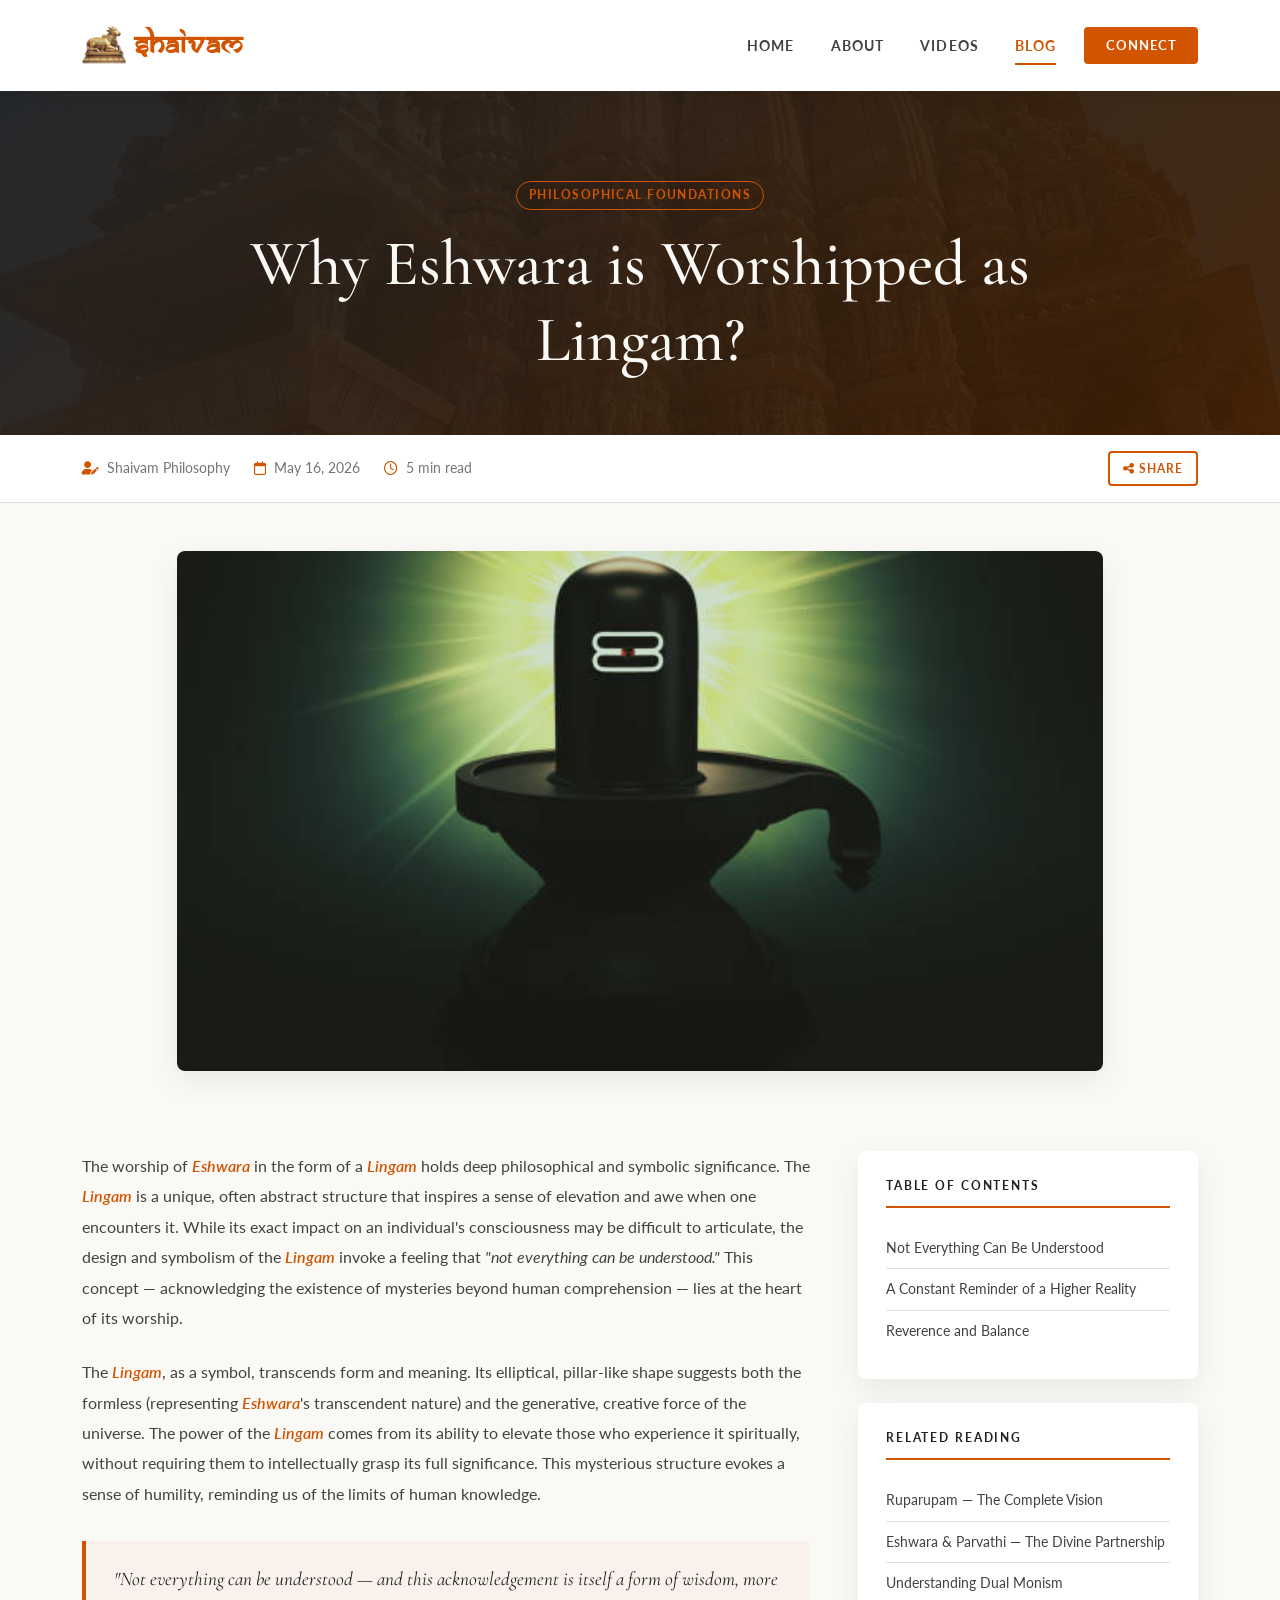
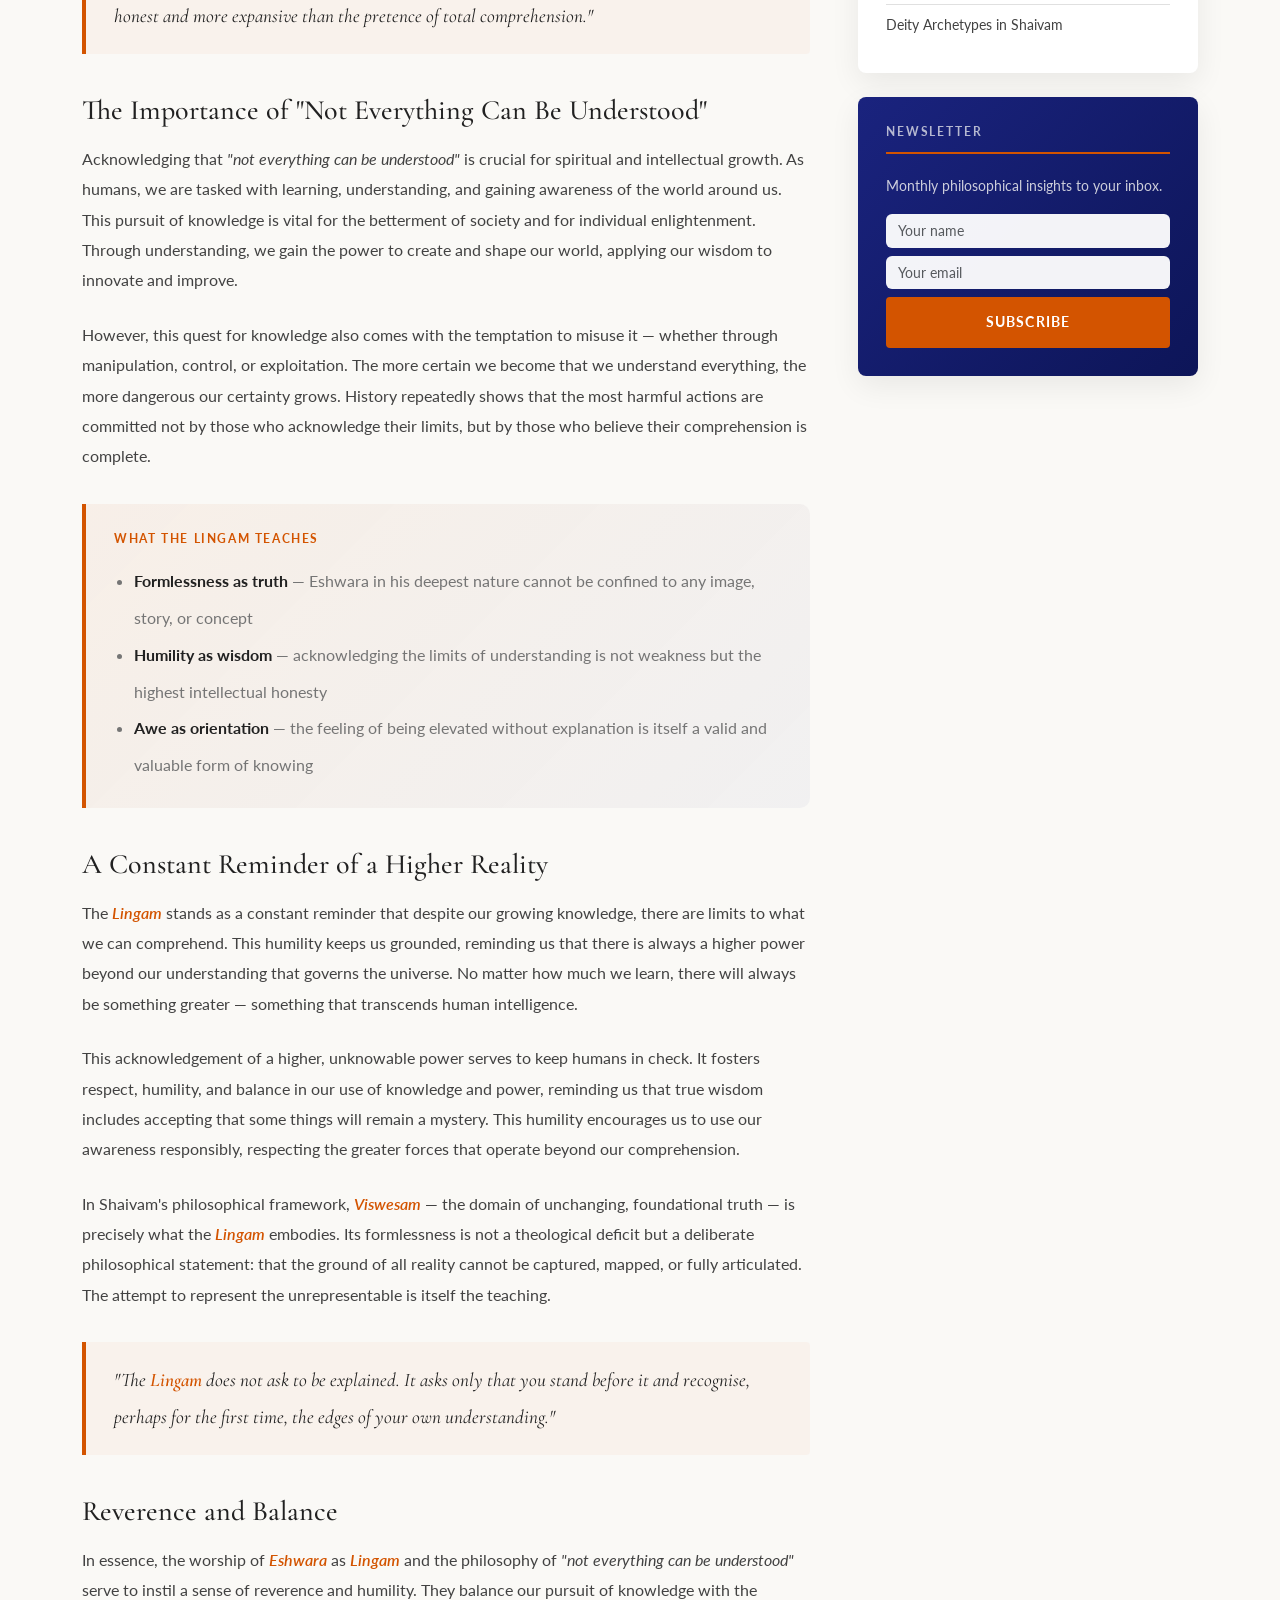
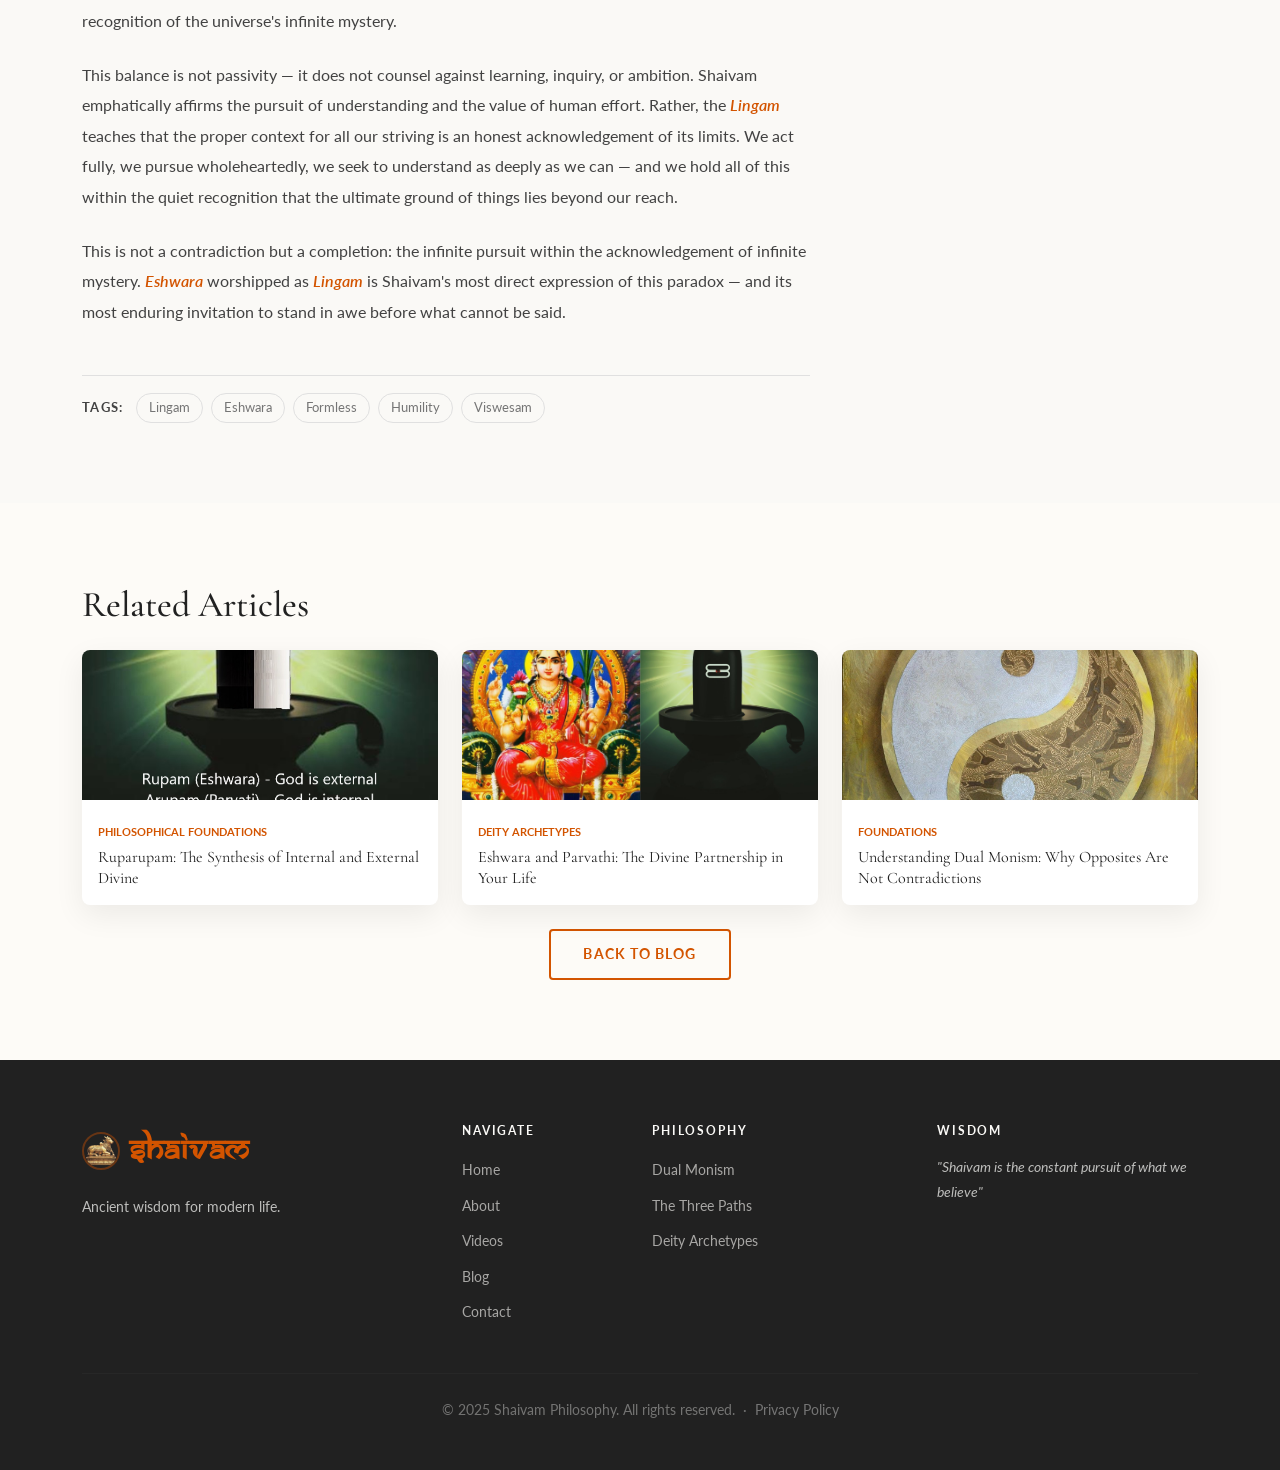
<file: frontend/public/shaivam/blog/eshwara-lingam/index.html>
<!DOCTYPE html>
<html lang="en">
<head>
  <!-- Google tag (gtag.js) -->
  <script async src="https://www.googletagmanager.com/gtag/js?id=G-ZM6ST4KGKX"></script>
  <script>
    window.dataLayer = window.dataLayer || [];
    function gtag(){dataLayer.push(arguments);}
    gtag('js', new Date());
    gtag('config', 'G-ZM6ST4KGKX');
  </script>
  <meta charset="UTF-8">
  <meta name="viewport" content="width=device-width, initial-scale=1.0">
  <meta name="description" content="The Lingam is a symbol of the formless — a reminder that not everything can be understood. Explore the philosophical and symbolic significance of worshipping Eshwara as Lingam in Shaivam philosophy.">
  <meta name="keywords" content="Lingam, Eshwara, Shiva Lingam, Shaivam philosophy, formless, worship, symbolism, humility, mystery, spiritual">
  <meta name="author" content="Shaivam Philosophy">
  <meta name="robots" content="index, follow">
  <title>Why Eshwara is Worshipped as Lingam? | Shaivam Philosophy Blog</title>
  <link rel="canonical" href="https://shaivam.info/blog/eshwara-lingam/">
  <meta property="og:type" content="article">
  <meta property="og:title" content="Why Eshwara is Worshipped as Lingam?">
  <meta property="og:description" content="The Lingam transcends form and meaning — its power lies in reminding us that not everything can be understood, and that true wisdom begins with humility.">
  <meta property="og:url" content="https://shaivam.info/blog/eshwara-lingam/">
  <meta property="og:site_name" content="Shaivam Philosophy">
  <meta property="og:image" content="https://shaivam.info/images/lingam.jpg">
  <meta property="og:locale" content="en_US">
  <meta property="article:published_time" content="2026-05-16">
  <meta property="article:section" content="Philosophical Foundations">
  <meta name="twitter:card" content="summary_large_image">
  <meta name="twitter:title" content="Why Eshwara is Worshipped as Lingam?">
  <meta name="twitter:description" content="The Lingam transcends form and meaning — a reminder that not everything can be understood, and that true wisdom begins with humility.">
  <meta name="twitter:image" content="https://shaivam.info/images/lingam.jpg">
  <script type="application/ld+json">{"@context":"https://schema.org","@type":"BlogPosting","headline":"Why Eshwara is Worshipped as Lingam?","description":"The Lingam transcends form and meaning — its power lies in reminding us that not everything can be understood, and that true wisdom begins with humility.","url":"https://shaivam.info/blog/eshwara-lingam/","datePublished":"2026-05-16","author":{"@type":"Organization","name":"Shaivam Philosophy"},"publisher":{"@type":"Organization","name":"Shaivam Philosophy","logo":{"@type":"ImageObject","url":"https://shaivam.info/images/logo.png/"}},"image":"https://shaivam.info/images/lingam.jpg","isPartOf":{"@type":"Blog","name":"Shaivam Philosophy Blog","url":"https://shaivam.info/blog/"}}</script>
  <link href="https://cdn.jsdelivr.net/npm/bootstrap@5.3.2/dist/css/bootstrap.min.css" rel="stylesheet">
  <link rel="stylesheet" href="https://cdnjs.cloudflare.com/ajax/libs/font-awesome/6.5.0/css/all.min.css">
  <link rel="preconnect" href="https://fonts.googleapis.com">
  <link rel="preconnect" href="https://fonts.gstatic.com" crossorigin>
  <link href="https://fonts.googleapis.com/css2?family=Cormorant+Garamond:ital,wght@0,400;0,500;0,600;0,700;1,400;1,600&family=Lato:wght@300;400;700&display=swap" rel="stylesheet">
  <link rel="icon" type="image/png" href="../../images/logo.png">
  <link rel="apple-touch-icon" href="../../images/logo.png">
  <link rel="stylesheet" href="../../style.css">
  <link rel="alternate" type="application/rss+xml" title="Shaivam Philosophy Blog" href="https://shaivam.info/blog/feed.xml">
</head>
<body>

<!-- NAVBAR -->
<nav class="navbar navbar-expand-lg sticky-top" data-testid="main-navbar">
  <div class="container">
    <a class="navbar-brand d-flex align-items-center gap-2" href="../../" data-testid="navbar-brand">
      <img src="../../images/logo.png" alt="Shaivam Logo" style="height:44px;width:44px;object-fit:cover;border-radius:7px;">
      <span>Shaivam</span>
    </a>
    <button class="navbar-toggler border-0" type="button" data-bs-toggle="collapse" data-bs-target="#mainNav" aria-label="Toggle navigation" data-testid="navbar-toggler">
      <span class="navbar-toggler-icon"></span>
    </button>
    <div class="collapse navbar-collapse" id="mainNav">
      <ul class="navbar-nav ms-auto align-items-lg-center gap-lg-1">
        <li class="nav-item"><a class="nav-link" href="../../" data-testid="home-nav-link">Home</a></li>
        <li class="nav-item"><a class="nav-link" href="../../about/" data-testid="about-nav-link">About</a></li>
        <li class="nav-item"><a class="nav-link" href="../../videos/" data-testid="videos-nav-link">Videos</a></li>
        <li class="nav-item"><a class="nav-link active" href="../" data-page="blog" data-testid="blog-nav-link">Blog</a></li>
        <li class="nav-item ms-lg-2"><a class="btn btn-saffron btn-sm" href="../../contact/" data-testid="contact-nav-btn">Connect</a></li>
      </ul>
    </div>
  </div>
</nav>

<!-- POST HEADER -->
<section class="post-header" data-testid="post-header">
  <div class="container">
    <div class="col-lg-9 mx-auto">
      <span class="post-cat-tag" data-testid="post-category">Philosophical Foundations</span>
      <h1 data-testid="post-title">Why Eshwara is Worshipped as Lingam?</h1>
    </div>
  </div>
</section>

<!-- POST META -->
<div class="post-meta-bar" data-testid="post-meta-bar">
  <div class="container">
    <div class="d-flex flex-wrap gap-4 align-items-center" style="font-size:0.85rem;color:var(--text-muted);">
      <span><i class="fa-solid fa-user-pen me-1" style="color:var(--primary)"></i> Shaivam Philosophy</span>
      <span><i class="fa-regular fa-calendar me-1" style="color:var(--primary)"></i> May 16, 2026</span>
      <span><i class="fa-regular fa-clock me-1" style="color:var(--primary)"></i> 5 min read</span>
      <div class="ms-auto"><a href="#" class="btn-outline-saffron" style="padding:0.3rem 0.8rem;font-size:0.78rem;" data-testid="share-btn"><i class="fa-solid fa-share-nodes me-1"></i>Share</a></div>
    </div>
  </div>
</div>

<!-- FEATURED IMAGE -->
<div class="container mt-5">
  <div class="row justify-content-center">
    <div class="col-lg-10">
      <img src="../../images/lingam.jpg"
           alt="The Shiva Lingam — a luminous symbol of the formless, transcendent nature of Eshwara"
           class="img-fluid"
           style="border-radius:8px;box-shadow:var(--shadow-soft);width:100%;max-height:520px;object-fit:cover;object-position:center center;"
           data-testid="post-featured-image">
    </div>
  </div>
</div>

<!-- POST CONTENT -->
<section class="section-padding" data-testid="post-content-section">
  <div class="container">
    <div class="row g-5">
      <div class="col-lg-8">
        <article class="post-content" data-testid="post-article">

          <p>The worship of <span class="sanskrit">Eshwara</span> in the form of a <span class="sanskrit">Lingam</span> holds deep philosophical and symbolic significance. The <span class="sanskrit">Lingam</span> is a unique, often abstract structure that inspires a sense of elevation and awe when one encounters it. While its exact impact on an individual's consciousness may be difficult to articulate, the design and symbolism of the <span class="sanskrit">Lingam</span> invoke a feeling that <em>"not everything can be understood."</em> This concept — acknowledging the existence of mysteries beyond human comprehension — lies at the heart of its worship.</p>

          <p>The <span class="sanskrit">Lingam</span>, as a symbol, transcends form and meaning. Its elliptical, pillar-like shape suggests both the formless (representing <span class="sanskrit">Eshwara</span>'s transcendent nature) and the generative, creative force of the universe. The power of the <span class="sanskrit">Lingam</span> comes from its ability to elevate those who experience it spiritually, without requiring them to intellectually grasp its full significance. This mysterious structure evokes a sense of humility, reminding us of the limits of human knowledge.</p>

          <blockquote>
            <p>"Not everything can be understood — and this acknowledgement is itself a form of wisdom, more honest and more expansive than the pretence of total comprehension."</p>
          </blockquote>

          <h2 id="not-everything">The Importance of "Not Everything Can Be Understood"</h2>

          <p>Acknowledging that <em>"not everything can be understood"</em> is crucial for spiritual and intellectual growth. As humans, we are tasked with learning, understanding, and gaining awareness of the world around us. This pursuit of knowledge is vital for the betterment of society and for individual enlightenment. Through understanding, we gain the power to create and shape our world, applying our wisdom to innovate and improve.</p>

          <p>However, this quest for knowledge also comes with the temptation to misuse it — whether through manipulation, control, or exploitation. The more certain we become that we understand everything, the more dangerous our certainty grows. History repeatedly shows that the most harmful actions are committed not by those who acknowledge their limits, but by those who believe their comprehension is complete.</p>

          <!-- Key insight highlight -->
          <div style="background:linear-gradient(135deg,rgba(211,84,0,0.06),rgba(26,35,126,0.04));border-left:4px solid var(--primary);border-radius:0 10px 10px 0;padding:1.5rem 1.75rem;margin:2rem 0;">
            <p style="font-size:0.72rem;font-weight:700;letter-spacing:0.14em;text-transform:uppercase;color:var(--primary);margin-bottom:0.85rem;">What the Lingam Teaches</p>
            <ul style="color:var(--text-muted);line-height:2.3;margin:0;padding-left:1.25rem;">
              <li><strong style="color:var(--neutral-dark);">Formlessness as truth</strong> — Eshwara in his deepest nature cannot be confined to any image, story, or concept</li>
              <li><strong style="color:var(--neutral-dark);">Humility as wisdom</strong> — acknowledging the limits of understanding is not weakness but the highest intellectual honesty</li>
              <li><strong style="color:var(--neutral-dark);">Awe as orientation</strong> — the feeling of being elevated without explanation is itself a valid and valuable form of knowing</li>
            </ul>
          </div>

          <h2 id="higher-power">A Constant Reminder of a Higher Reality</h2>

          <p>The <span class="sanskrit">Lingam</span> stands as a constant reminder that despite our growing knowledge, there are limits to what we can comprehend. This humility keeps us grounded, reminding us that there is always a higher power beyond our understanding that governs the universe. No matter how much we learn, there will always be something greater — something that transcends human intelligence.</p>

          <p>This acknowledgement of a higher, unknowable power serves to keep humans in check. It fosters respect, humility, and balance in our use of knowledge and power, reminding us that true wisdom includes accepting that some things will remain a mystery. This humility encourages us to use our awareness responsibly, respecting the greater forces that operate beyond our comprehension.</p>

          <p>In Shaivam's philosophical framework, <span class="sanskrit">Viswesam</span> — the domain of unchanging, foundational truth — is precisely what the <span class="sanskrit">Lingam</span> embodies. Its formlessness is not a theological deficit but a deliberate philosophical statement: that the ground of all reality cannot be captured, mapped, or fully articulated. The attempt to represent the unrepresentable is itself the teaching.</p>

          <blockquote>
            <p>"The <span class="sanskrit">Lingam</span> does not ask to be explained. It asks only that you stand before it and recognise, perhaps for the first time, the edges of your own understanding."</p>
          </blockquote>

          <h2 id="reverence-balance">Reverence and Balance</h2>

          <p>In essence, the worship of <span class="sanskrit">Eshwara</span> as <span class="sanskrit">Lingam</span> and the philosophy of <em>"not everything can be understood"</em> serve to instil a sense of reverence and humility. They balance our pursuit of knowledge with the recognition of the universe's infinite mystery.</p>

          <p>This balance is not passivity — it does not counsel against learning, inquiry, or ambition. Shaivam emphatically affirms the pursuit of understanding and the value of human effort. Rather, the <span class="sanskrit">Lingam</span> teaches that the proper context for all our striving is an honest acknowledgement of its limits. We act fully, we pursue wholeheartedly, we seek to understand as deeply as we can — and we hold all of this within the quiet recognition that the ultimate ground of things lies beyond our reach.</p>

          <p>This is not a contradiction but a completion: the infinite pursuit within the acknowledgement of infinite mystery. <span class="sanskrit">Eshwara</span> worshipped as <span class="sanskrit">Lingam</span> is Shaivam's most direct expression of this paradox — and its most enduring invitation to stand in awe before what cannot be said.</p>

          <div class="mt-5 pt-3" style="border-top:1px solid var(--neutral-light);">
            <strong style="font-size:0.82rem;text-transform:uppercase;letter-spacing:0.1em;">Tags:</strong>
            <span style="display:inline-flex;gap:0.5rem;flex-wrap:wrap;margin-left:0.5rem;">
              <a href="#" style="font-size:0.8rem;padding:0.2rem 0.75rem;border:1px solid var(--neutral-light);border-radius:20px;color:var(--text-muted);" data-testid="tag-lingam">Lingam</a>
              <a href="#" style="font-size:0.8rem;padding:0.2rem 0.75rem;border:1px solid var(--neutral-light);border-radius:20px;color:var(--text-muted);" data-testid="tag-eshwara">Eshwara</a>
              <a href="#" style="font-size:0.8rem;padding:0.2rem 0.75rem;border:1px solid var(--neutral-light);border-radius:20px;color:var(--text-muted);" data-testid="tag-formless">Formless</a>
              <a href="#" style="font-size:0.8rem;padding:0.2rem 0.75rem;border:1px solid var(--neutral-light);border-radius:20px;color:var(--text-muted);" data-testid="tag-humility">Humility</a>
              <a href="#" style="font-size:0.8rem;padding:0.2rem 0.75rem;border:1px solid var(--neutral-light);border-radius:20px;color:var(--text-muted);" data-testid="tag-viswesam">Viswesam</a>
            </span>
          </div>
        </article>
      </div>

      <!-- SIDEBAR -->
      <div class="col-lg-4">
        <div class="sidebar-widget">
          <h6>Table of Contents</h6>
          <ul>
            <li><a href="#not-everything">Not Everything Can Be Understood</a></li>
            <li><a href="#higher-power">A Constant Reminder of a Higher Reality</a></li>
            <li><a href="#reverence-balance">Reverence and Balance</a></li>
          </ul>
        </div>
        <div class="sidebar-widget">
          <h6>Related Reading</h6>
          <ul>
            <li><a href="../ruparupam/">Ruparupam — The Complete Vision</a></li>
            <li><a href="../eshwara-parvathi/">Eshwara &amp; Parvathi — The Divine Partnership</a></li>
            <li><a href="../dual-monism/">Understanding Dual Monism</a></li>
            <li><a href="../../about/#deities">Deity Archetypes in Shaivam</a></li>
          </ul>
        </div>
        <div class="sidebar-widget" style="background:linear-gradient(135deg,var(--accent),#0d1558);color:#fff;">
          <h6 style="color:rgba(250,249,246,0.7);">Newsletter</h6>
          <p style="color:rgba(250,249,246,0.8);font-size:0.88rem;">Monthly philosophical insights to your inbox.</p>
          <form onsubmit="handleNewsletterSubmit(event)">
            <input type="text" class="form-control mb-2" placeholder="Your name" style="font-size:0.9rem;background:rgba(255,255,255,0.95);border:none;">
            <input type="email" class="form-control mb-2" placeholder="Your email" style="font-size:0.9rem;background:rgba(255,255,255,0.95);border:none;">
            <button type="submit" class="btn-saffron" style="width:100%;text-align:center;">Subscribe</button>
          </form>
        </div>
      </div>
    </div>
  </div>
</section>

<!-- RELATED POSTS -->
<section class="section-padding section-alt" data-testid="related-posts-section">
  <div class="container">
    <h3 class="mb-4">Related Articles</h3>
    <div class="row g-4">
      <div class="col-md-4 fade-up">
        <div class="related-card" data-testid="related-post-1">
          <img src="../../images/ruparupam.jpg" alt="Ruparupam">
          <div class="related-body">
            <span style="font-size:0.7rem;color:var(--primary);font-weight:700;text-transform:uppercase;">Philosophical Foundations</span>
            <div class="related-title mt-1"><a href="../ruparupam/" style="color:var(--neutral-dark);">Ruparupam: The Synthesis of Internal and External Divine</a></div>
          </div>
        </div>
      </div>
      <div class="col-md-4 fade-up">
        <div class="related-card" data-testid="related-post-2">
          <img src="../../images/eshwara-parvathi.jpg" alt="Eshwara and Parvathi">
          <div class="related-body">
            <span style="font-size:0.7rem;color:var(--primary);font-weight:700;text-transform:uppercase;">Deity Archetypes</span>
            <div class="related-title mt-1"><a href="../eshwara-parvathi/" style="color:var(--neutral-dark);">Eshwara and Parvathi: The Divine Partnership in Your Life</a></div>
          </div>
        </div>
      </div>
      <div class="col-md-4 fade-up">
        <div class="related-card" data-testid="related-post-3">
          <img src="../../images/dual-monism.jpg" alt="Dual Monism">
          <div class="related-body">
            <span style="font-size:0.7rem;color:var(--primary);font-weight:700;text-transform:uppercase;">Foundations</span>
            <div class="related-title mt-1"><a href="../dual-monism/" style="color:var(--neutral-dark);">Understanding Dual Monism: Why Opposites Are Not Contradictions</a></div>
          </div>
        </div>
      </div>
    </div>
    <div class="text-center mt-4"><a href="../" class="btn-outline-saffron" data-testid="back-to-blog-btn">Back to Blog</a></div>
  </div>
</section>

<!-- FOOTER -->
<footer class="site-footer" data-testid="site-footer">
  <div class="container">
    <div class="row g-4">
      <div class="col-lg-4 col-md-6"><span class="footer-brand"><img src="../../images/logo.png" alt="Nandi" class="footer-nandi-logo"><span class="samarkan-text">Shaivam</span></span><p>Ancient wisdom for modern life.</p></div>
      <div class="col-lg-2 col-md-6"><h6>Navigate</h6><ul><li><a href="../../" data-testid="footer-home-link">Home</a></li><li><a href="../../about/" data-testid="footer-about-link">About</a></li><li><a href="../../videos/" data-testid="footer-videos-link">Videos</a></li><li><a href="../" data-testid="footer-blog-link">Blog</a></li><li><a href="../../contact/" data-testid="footer-contact-link">Contact</a></li></ul></div>
      <div class="col-lg-3 col-md-6"><h6>Philosophy</h6><ul><li><a href="../../about/#dual-monism">Dual Monism</a></li><li><a href="../../about/#three-paths">The Three Paths</a></li><li><a href="../../about/#deities">Deity Archetypes</a></li></ul></div>
      <div class="col-lg-3 col-md-6"><h6>Wisdom</h6><p class="fst-italic">"Shaivam is the constant pursuit of what we believe"</p></div>
    </div>
    <hr class="footer-divider">
    <p class="footer-bottom">&copy; 2025 Shaivam Philosophy. All rights reserved. &nbsp;&middot;&nbsp; <a href="../../privacy/" style="color:var(--text-muted);">Privacy Policy</a></p>
  </div>
</footer>

<script src="https://cdn.jsdelivr.net/npm/bootstrap@5.3.2/dist/js/bootstrap.bundle.min.js"></script>
<script src="../../script.js"></script>
</body>
</html>
</file>
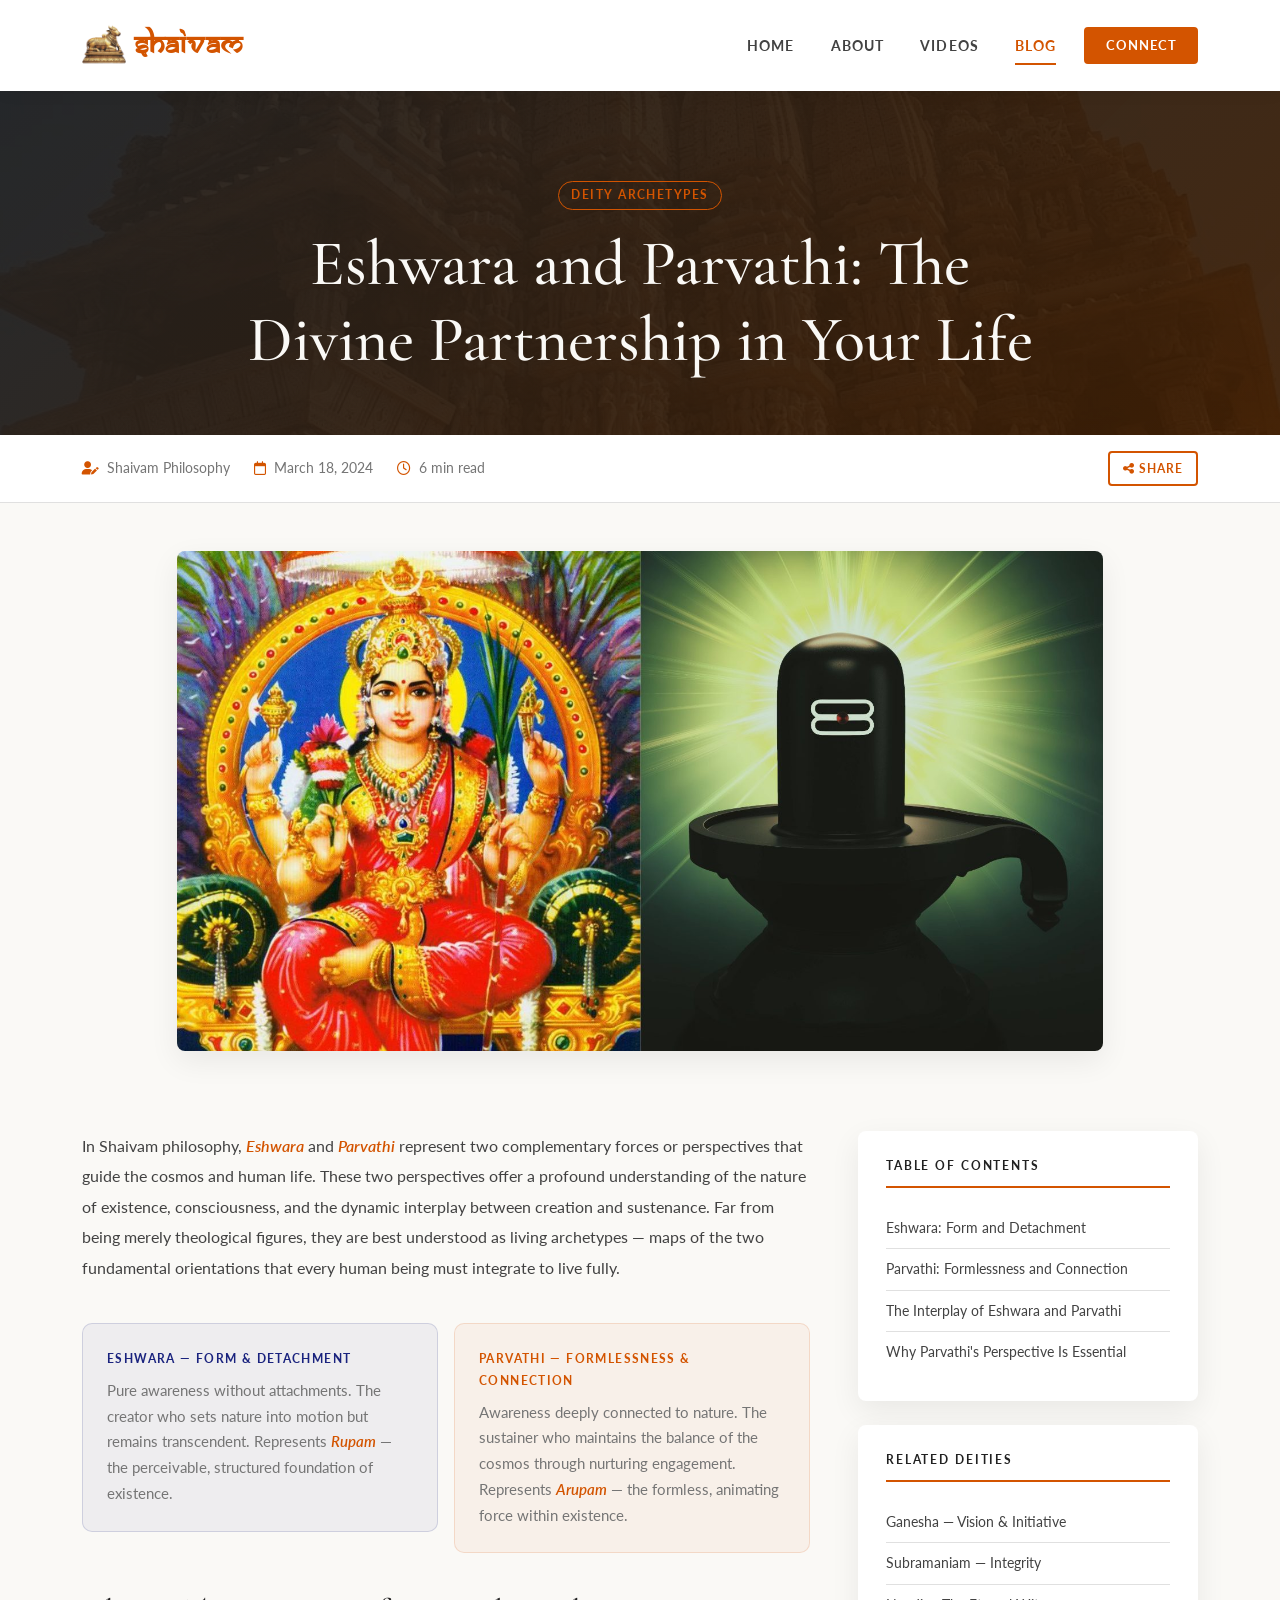
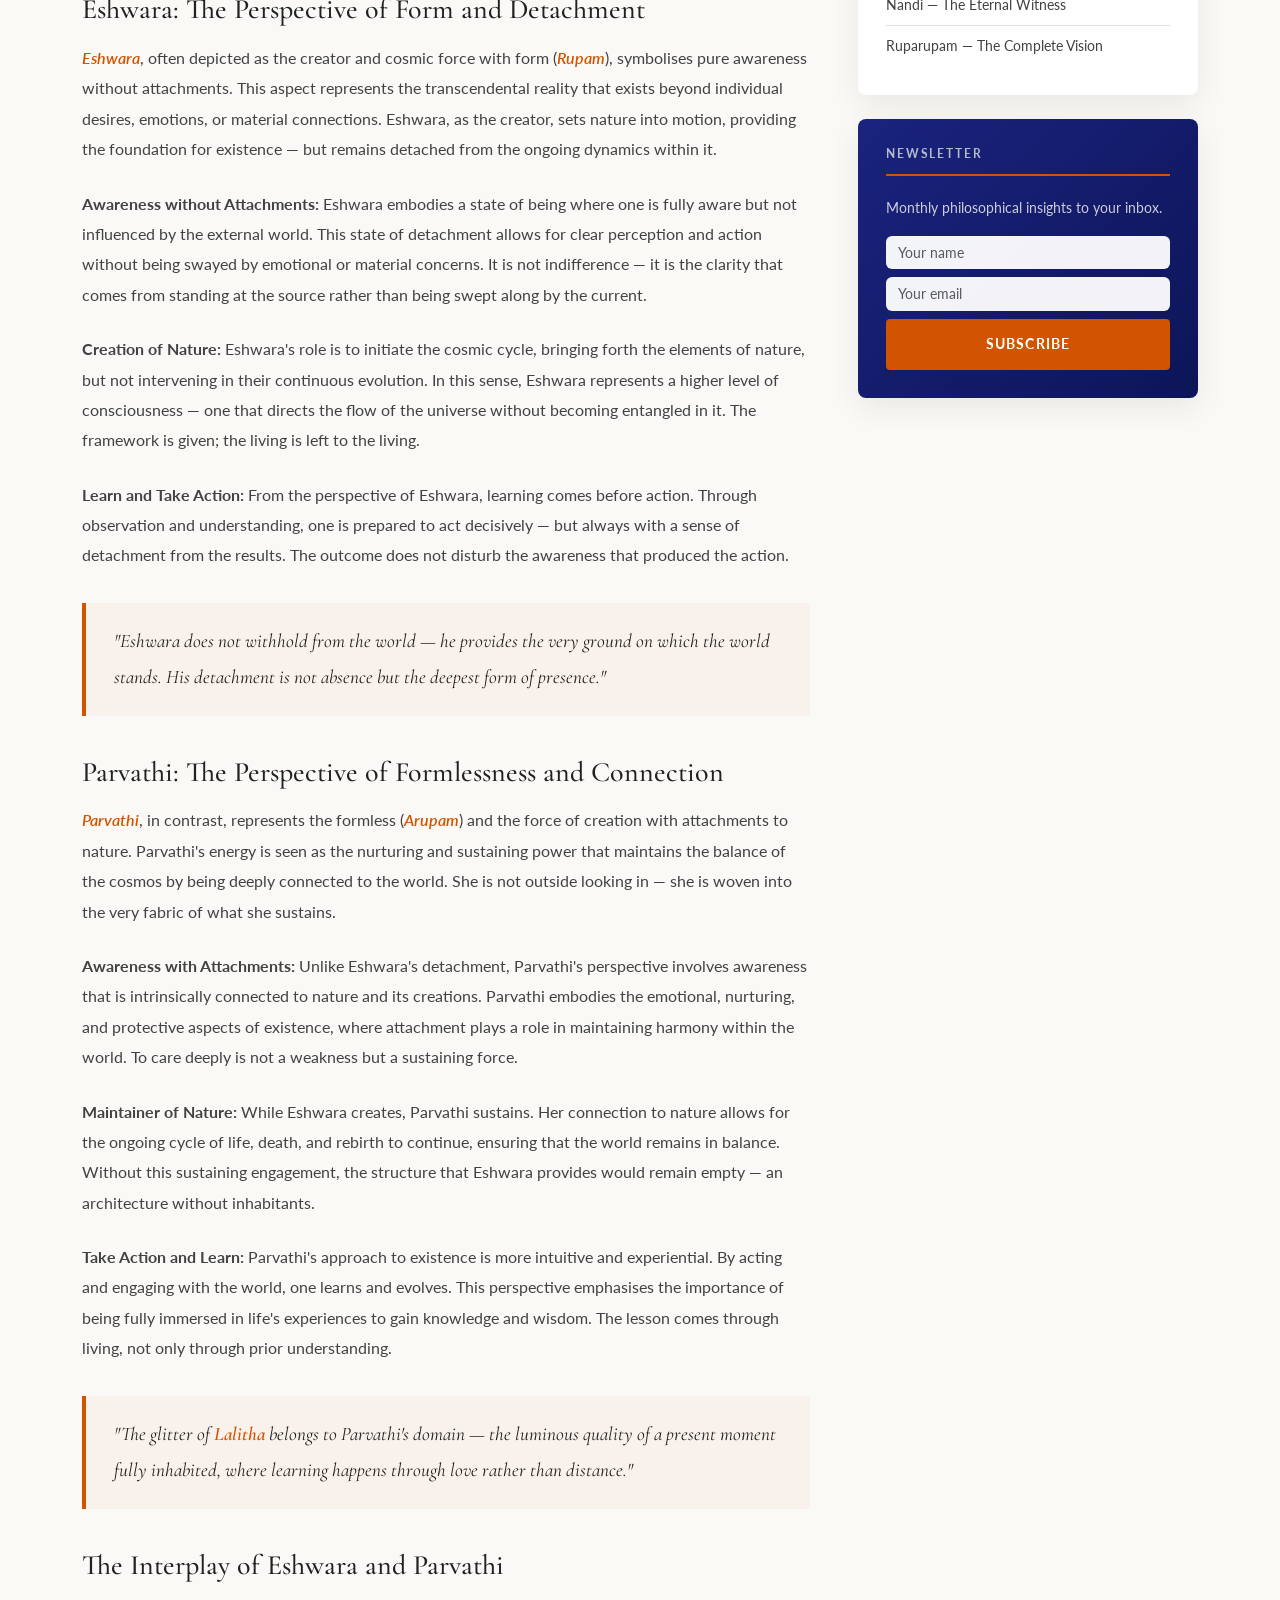
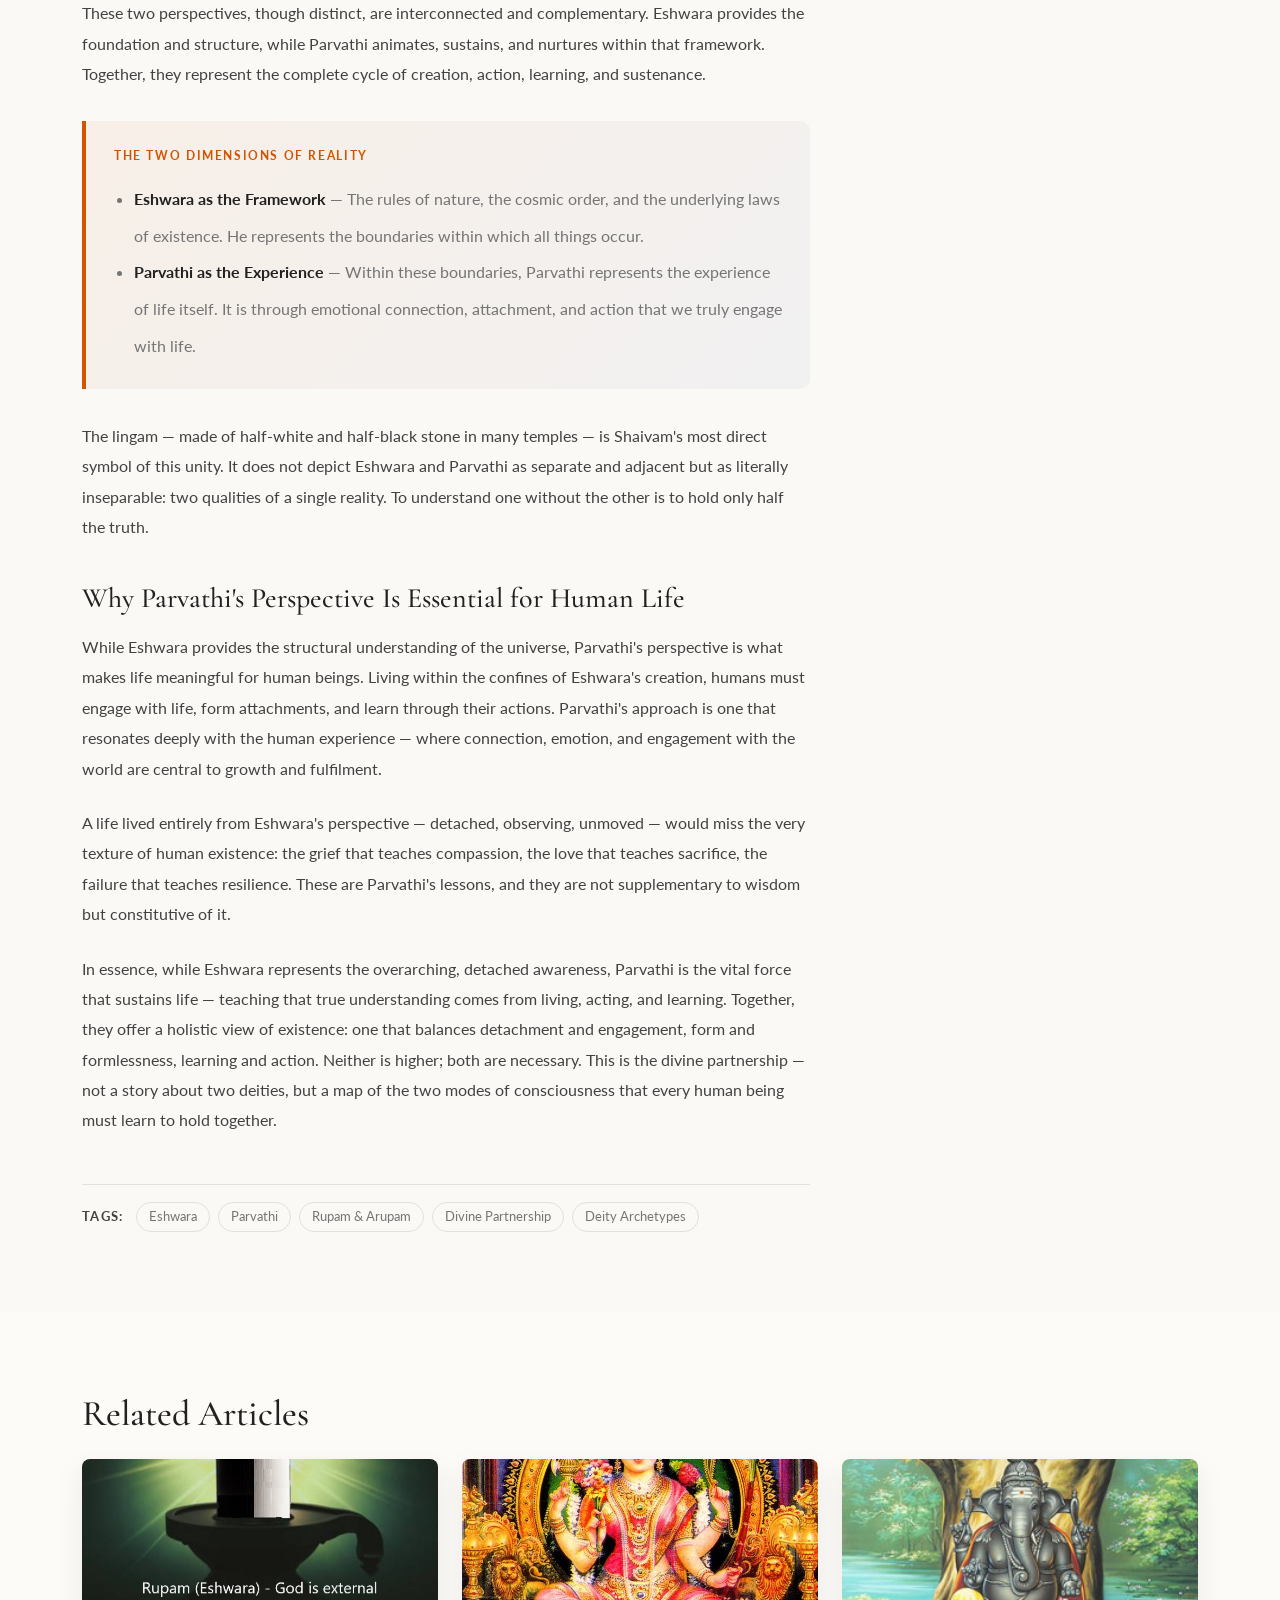
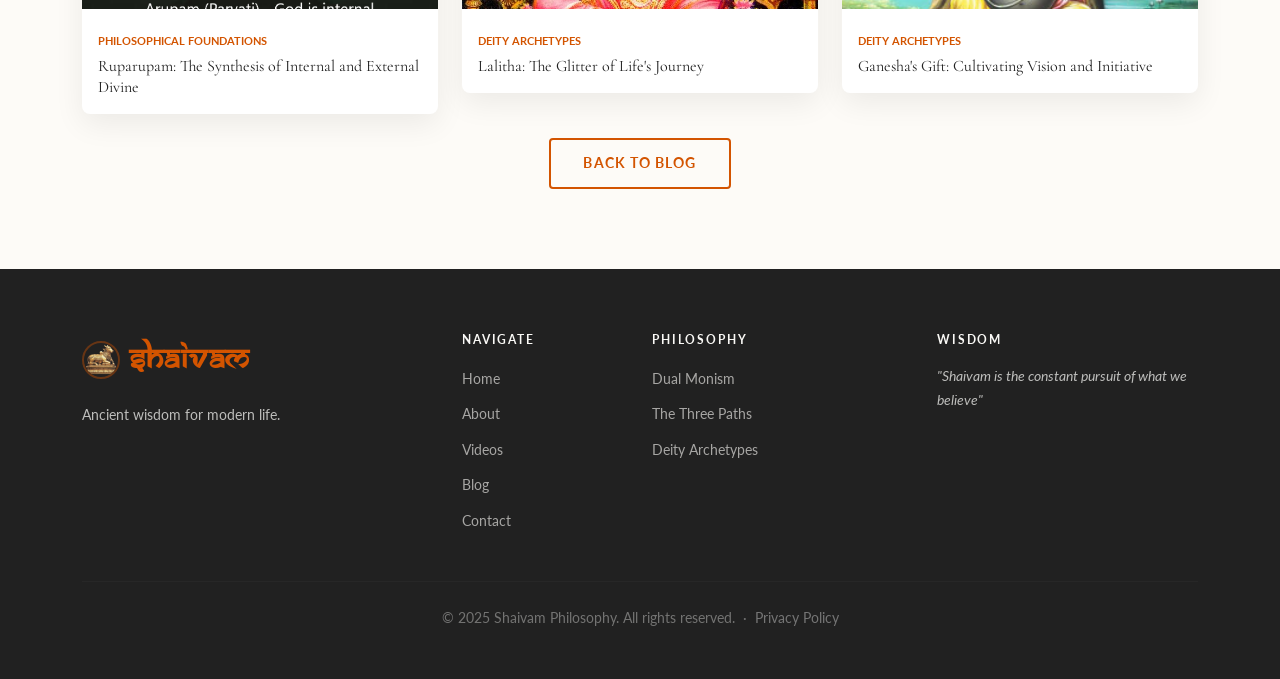
<file: frontend/public/shaivam/blog/eshwara-parvathi/index.html>
<!DOCTYPE html>
<html lang="en">
<head>
  <!-- Google tag (gtag.js) -->
  <script async src="https://www.googletagmanager.com/gtag/js?id=G-ZM6ST4KGKX"></script>
  <script>
    window.dataLayer = window.dataLayer || [];
    function gtag(){dataLayer.push(arguments);}
    gtag('js', new Date());
    gtag('config', 'G-ZM6ST4KGKX');
  </script>
  <meta charset="UTF-8">
  <meta name="viewport" content="width=device-width, initial-scale=1.0">
  <meta name="description" content="Eshwara and Parvathi represent two complementary perspectives in Shaivam philosophy — form and formlessness, detachment and connection — and together they offer a complete framework for human life.">
  <meta name="keywords" content="Eshwara, Parvathi, Parvati, Shaivam, divine partnership, Rupam, Arupam, form, formlessness, detachment, connection, Shaivam philosophy">
  <meta name="author" content="Shaivam Philosophy">
  <meta name="robots" content="index, follow">
  <title>Eshwara and Parvathi: The Divine Partnership in Your Life | Shaivam Blog</title>
  <link rel="canonical" href="https://shaivam.info/blog/eshwara-parvathi/">
  <meta property="og:type" content="article">
  <meta property="og:title" content="Eshwara and Parvathi: The Divine Partnership in Your Life">
  <meta property="og:description" content="Two complementary perspectives — form and formlessness, detachment and connection — and how together they offer a complete framework for human life.">
  <meta property="og:url" content="https://shaivam.info/blog/eshwara-parvathi/">
  <meta property="og:site_name" content="Shaivam Philosophy">
  <meta property="og:image" content="https://shaivam.info/images/eshwara-parvathi.jpg">
  <meta property="og:locale" content="en_US">
  <meta property="article:published_time" content="2024-03-18">
  <meta property="article:section" content="Deity Archetypes">
  <meta name="twitter:card" content="summary_large_image">
  <meta name="twitter:title" content="Eshwara and Parvathi: The Divine Partnership in Your Life">
  <meta name="twitter:description" content="Two complementary perspectives — form and formlessness, detachment and connection — that together offer a complete framework for human life.">
  <meta name="twitter:image" content="https://shaivam.info/images/eshwara-parvathi.jpg">
  <script type="application/ld+json">{"@context":"https://schema.org","@type":"BlogPosting","headline":"Eshwara and Parvathi: The Divine Partnership in Your Life","description":"Two complementary perspectives — form and formlessness, detachment and connection — that together offer a complete framework for human life.","url":"https://shaivam.info/blog/eshwara-parvathi/","datePublished":"2024-03-18","author":{"@type":"Organization","name":"Shaivam Philosophy"},"publisher":{"@type":"Organization","name":"Shaivam Philosophy","logo":{"@type":"ImageObject","url":"https://shaivam.info/images/logo.png/"}},"image":"https://shaivam.info/images/eshwara-parvathi.jpg","isPartOf":{"@type":"Blog","name":"Shaivam Philosophy Blog","url":"https://shaivam.info/blog/"}}</script>
  <link href="https://cdn.jsdelivr.net/npm/bootstrap@5.3.2/dist/css/bootstrap.min.css" rel="stylesheet">
  <link rel="stylesheet" href="https://cdnjs.cloudflare.com/ajax/libs/font-awesome/6.5.0/css/all.min.css">
  <link rel="preconnect" href="https://fonts.googleapis.com">
  <link rel="preconnect" href="https://fonts.gstatic.com" crossorigin>
  <link href="https://fonts.googleapis.com/css2?family=Cormorant+Garamond:ital,wght@0,400;0,500;0,600;0,700;1,400;1,600&family=Lato:wght@300;400;700&display=swap" rel="stylesheet">
  <link rel="icon" type="image/png" href="../../images/logo.png">
  <link rel="apple-touch-icon" href="../../images/logo.png">
  <link rel="stylesheet" href="../../style.css">
  <link rel="alternate" type="application/rss+xml" title="Shaivam Philosophy Blog" href="https://shaivam.info/blog/feed.xml">
</head>
<body>

<!-- NAVBAR -->
<nav class="navbar navbar-expand-lg sticky-top" data-testid="main-navbar">
  <div class="container">
    <a class="navbar-brand d-flex align-items-center gap-2" href="../../" data-testid="navbar-brand">
      <img src="../../images/logo.png" alt="Shaivam Logo" style="height:44px;width:44px;object-fit:cover;border-radius:7px;">
      <span>Shaivam</span>
    </a>
    <button class="navbar-toggler border-0" type="button" data-bs-toggle="collapse" data-bs-target="#mainNav" aria-label="Toggle navigation" data-testid="navbar-toggler">
      <span class="navbar-toggler-icon"></span>
    </button>
    <div class="collapse navbar-collapse" id="mainNav">
      <ul class="navbar-nav ms-auto align-items-lg-center gap-lg-1">
        <li class="nav-item"><a class="nav-link" href="../../" data-testid="home-nav-link">Home</a></li>
        <li class="nav-item"><a class="nav-link" href="../../about/" data-testid="about-nav-link">About</a></li>
        <li class="nav-item"><a class="nav-link" href="../../videos/" data-testid="videos-nav-link">Videos</a></li>
        <li class="nav-item"><a class="nav-link active" href="../" data-page="blog" data-testid="blog-nav-link">Blog</a></li>
        <li class="nav-item ms-lg-2"><a class="btn btn-saffron btn-sm" href="../../contact/" data-testid="contact-nav-btn">Connect</a></li>
      </ul>
    </div>
  </div>
</nav>

<!-- POST HEADER -->
<section class="post-header" data-testid="post-header">
  <div class="container">
    <div class="col-lg-9 mx-auto">
      <span class="post-cat-tag" data-testid="post-category">Deity Archetypes</span>
      <h1 data-testid="post-title">Eshwara and Parvathi: The Divine Partnership in Your Life</h1>
    </div>
  </div>
</section>

<!-- POST META -->
<div class="post-meta-bar" data-testid="post-meta-bar">
  <div class="container">
    <div class="d-flex flex-wrap gap-4 align-items-center" style="font-size:0.85rem;color:var(--text-muted);">
      <span><i class="fa-solid fa-user-pen me-1" style="color:var(--primary)"></i> Shaivam Philosophy</span>
      <span><i class="fa-regular fa-calendar me-1" style="color:var(--primary)"></i> March 18, 2024</span>
      <span><i class="fa-regular fa-clock me-1" style="color:var(--primary)"></i> 6 min read</span>
      <div class="ms-auto"><a href="#" class="btn-outline-saffron" style="padding:0.3rem 0.8rem;font-size:0.78rem;" data-testid="share-btn"><i class="fa-solid fa-share-nodes me-1"></i>Share</a></div>
    </div>
  </div>
</div>

<!-- FEATURED IMAGE -->
<div class="container mt-5">
  <div class="row justify-content-center">
    <div class="col-lg-10">
      <img src="../../images/eshwara-parvathi.jpg"
           alt="Parvathi seated in divine grace alongside the Shiva Linga — form and formlessness united"
           class="img-fluid"
           style="border-radius:8px;box-shadow:var(--shadow-soft);width:100%;max-height:500px;object-fit:cover;object-position:center top;"
           data-testid="post-featured-image">
    </div>
  </div>
</div>

<!-- POST CONTENT -->
<section class="section-padding" data-testid="post-content-section">
  <div class="container">
    <div class="row g-5">
      <div class="col-lg-8">
        <article class="post-content" data-testid="post-article">

          <p>In Shaivam philosophy, <span class="sanskrit">Eshwara</span> and <span class="sanskrit">Parvathi</span> represent two complementary forces or perspectives that guide the cosmos and human life. These two perspectives offer a profound understanding of the nature of existence, consciousness, and the dynamic interplay between creation and sustenance. Far from being merely theological figures, they are best understood as living archetypes — maps of the two fundamental orientations that every human being must integrate to live fully.</p>

          <!-- TWO-COLUMN CONTRAST -->
          <div class="row g-3 my-4">
            <div class="col-md-6">
              <div style="background:rgba(26,35,126,0.05);border:1px solid rgba(26,35,126,0.15);border-radius:10px;padding:1.5rem;">
                <p style="font-size:0.72rem;font-weight:700;letter-spacing:0.12em;text-transform:uppercase;color:var(--accent);margin-bottom:0.5rem;">Eshwara — Form &amp; Detachment</p>
                <p style="font-size:0.92rem;color:var(--text-muted);margin:0;line-height:1.75;">Pure awareness without attachments. The creator who sets nature into motion but remains transcendent. Represents <span class="sanskrit">Rupam</span> — the perceivable, structured foundation of existence.</p>
              </div>
            </div>
            <div class="col-md-6">
              <div style="background:rgba(211,84,0,0.05);border:1px solid rgba(211,84,0,0.15);border-radius:10px;padding:1.5rem;">
                <p style="font-size:0.72rem;font-weight:700;letter-spacing:0.12em;text-transform:uppercase;color:var(--primary);margin-bottom:0.5rem;">Parvathi — Formlessness &amp; Connection</p>
                <p style="font-size:0.92rem;color:var(--text-muted);margin:0;line-height:1.75;">Awareness deeply connected to nature. The sustainer who maintains the balance of the cosmos through nurturing engagement. Represents <span class="sanskrit">Arupam</span> — the formless, animating force within existence.</p>
              </div>
            </div>
          </div>

          <h2 id="eshwara">Eshwara: The Perspective of Form and Detachment</h2>

          <p><span class="sanskrit">Eshwara</span>, often depicted as the creator and cosmic force with form (<span class="sanskrit">Rupam</span>), symbolises pure awareness without attachments. This aspect represents the transcendental reality that exists beyond individual desires, emotions, or material connections. Eshwara, as the creator, sets nature into motion, providing the foundation for existence — but remains detached from the ongoing dynamics within it.</p>

          <p><strong>Awareness without Attachments:</strong> Eshwara embodies a state of being where one is fully aware but not influenced by the external world. This state of detachment allows for clear perception and action without being swayed by emotional or material concerns. It is not indifference — it is the clarity that comes from standing at the source rather than being swept along by the current.</p>

          <p><strong>Creation of Nature:</strong> Eshwara's role is to initiate the cosmic cycle, bringing forth the elements of nature, but not intervening in their continuous evolution. In this sense, Eshwara represents a higher level of consciousness — one that directs the flow of the universe without becoming entangled in it. The framework is given; the living is left to the living.</p>

          <p><strong>Learn and Take Action:</strong> From the perspective of Eshwara, learning comes before action. Through observation and understanding, one is prepared to act decisively — but always with a sense of detachment from the results. The outcome does not disturb the awareness that produced the action.</p>

          <blockquote>
            <p>"Eshwara does not withhold from the world — he provides the very ground on which the world stands. His detachment is not absence but the deepest form of presence."</p>
          </blockquote>

          <h2 id="parvathi">Parvathi: The Perspective of Formlessness and Connection</h2>

          <p><span class="sanskrit">Parvathi</span>, in contrast, represents the formless (<span class="sanskrit">Arupam</span>) and the force of creation with attachments to nature. Parvathi's energy is seen as the nurturing and sustaining power that maintains the balance of the cosmos by being deeply connected to the world. She is not outside looking in — she is woven into the very fabric of what she sustains.</p>

          <p><strong>Awareness with Attachments:</strong> Unlike Eshwara's detachment, Parvathi's perspective involves awareness that is intrinsically connected to nature and its creations. Parvathi embodies the emotional, nurturing, and protective aspects of existence, where attachment plays a role in maintaining harmony within the world. To care deeply is not a weakness but a sustaining force.</p>

          <p><strong>Maintainer of Nature:</strong> While Eshwara creates, Parvathi sustains. Her connection to nature allows for the ongoing cycle of life, death, and rebirth to continue, ensuring that the world remains in balance. Without this sustaining engagement, the structure that Eshwara provides would remain empty — an architecture without inhabitants.</p>

          <p><strong>Take Action and Learn:</strong> Parvathi's approach to existence is more intuitive and experiential. By acting and engaging with the world, one learns and evolves. This perspective emphasises the importance of being fully immersed in life's experiences to gain knowledge and wisdom. The lesson comes through living, not only through prior understanding.</p>

          <blockquote>
            <p>"The glitter of <span class="sanskrit">Lalitha</span> belongs to Parvathi's domain — the luminous quality of a present moment fully inhabited, where learning happens through love rather than distance."</p>
          </blockquote>

          <h2 id="interplay">The Interplay of Eshwara and Parvathi</h2>

          <p>These two perspectives, though distinct, are interconnected and complementary. Eshwara provides the foundation and structure, while Parvathi animates, sustains, and nurtures within that framework. Together, they represent the complete cycle of creation, action, learning, and sustenance.</p>

          <!-- Key principles highlight -->
          <div style="background:linear-gradient(135deg,rgba(211,84,0,0.06),rgba(26,35,126,0.04));border-left:4px solid var(--primary);border-radius:0 10px 10px 0;padding:1.5rem 1.75rem;margin:2rem 0;">
            <p style="font-size:0.72rem;font-weight:700;letter-spacing:0.14em;text-transform:uppercase;color:var(--primary);margin-bottom:0.85rem;">The Two Dimensions of Reality</p>
            <ul style="color:var(--text-muted);line-height:2.3;margin:0;padding-left:1.25rem;">
              <li><strong style="color:var(--neutral-dark);">Eshwara as the Framework</strong> — The rules of nature, the cosmic order, and the underlying laws of existence. He represents the boundaries within which all things occur.</li>
              <li><strong style="color:var(--neutral-dark);">Parvathi as the Experience</strong> — Within these boundaries, Parvathi represents the experience of life itself. It is through emotional connection, attachment, and action that we truly engage with life.</li>
            </ul>
          </div>

          <p>The lingam — made of half-white and half-black stone in many temples — is Shaivam's most direct symbol of this unity. It does not depict Eshwara and Parvathi as separate and adjacent but as literally inseparable: two qualities of a single reality. To understand one without the other is to hold only half the truth.</p>

          <h2 id="parvathi-human">Why Parvathi's Perspective Is Essential for Human Life</h2>

          <p>While Eshwara provides the structural understanding of the universe, Parvathi's perspective is what makes life meaningful for human beings. Living within the confines of Eshwara's creation, humans must engage with life, form attachments, and learn through their actions. Parvathi's approach is one that resonates deeply with the human experience — where connection, emotion, and engagement with the world are central to growth and fulfilment.</p>

          <p>A life lived entirely from Eshwara's perspective — detached, observing, unmoved — would miss the very texture of human existence: the grief that teaches compassion, the love that teaches sacrifice, the failure that teaches resilience. These are Parvathi's lessons, and they are not supplementary to wisdom but constitutive of it.</p>

          <p>In essence, while Eshwara represents the overarching, detached awareness, Parvathi is the vital force that sustains life — teaching that true understanding comes from living, acting, and learning. Together, they offer a holistic view of existence: one that balances detachment and engagement, form and formlessness, learning and action. Neither is higher; both are necessary. This is the divine partnership — not a story about two deities, but a map of the two modes of consciousness that every human being must learn to hold together.</p>

          <div class="mt-5 pt-3" style="border-top:1px solid var(--neutral-light);">
            <strong style="font-size:0.82rem;text-transform:uppercase;letter-spacing:0.1em;">Tags:</strong>
            <span style="display:inline-flex;gap:0.5rem;flex-wrap:wrap;margin-left:0.5rem;">
              <a href="#" style="font-size:0.8rem;padding:0.2rem 0.75rem;border:1px solid var(--neutral-light);border-radius:20px;color:var(--text-muted);" data-testid="tag-eshwara">Eshwara</a>
              <a href="#" style="font-size:0.8rem;padding:0.2rem 0.75rem;border:1px solid var(--neutral-light);border-radius:20px;color:var(--text-muted);" data-testid="tag-parvathi">Parvathi</a>
              <a href="#" style="font-size:0.8rem;padding:0.2rem 0.75rem;border:1px solid var(--neutral-light);border-radius:20px;color:var(--text-muted);" data-testid="tag-rupam">Rupam &amp; Arupam</a>
              <a href="#" style="font-size:0.8rem;padding:0.2rem 0.75rem;border:1px solid var(--neutral-light);border-radius:20px;color:var(--text-muted);" data-testid="tag-divine-partnership">Divine Partnership</a>
              <a href="#" style="font-size:0.8rem;padding:0.2rem 0.75rem;border:1px solid var(--neutral-light);border-radius:20px;color:var(--text-muted);" data-testid="tag-deity-archetypes">Deity Archetypes</a>
            </span>
          </div>
        </article>
      </div>

      <!-- SIDEBAR -->
      <div class="col-lg-4">
        <div class="sidebar-widget">
          <h6>Table of Contents</h6>
          <ul>
            <li><a href="#eshwara">Eshwara: Form and Detachment</a></li>
            <li><a href="#parvathi">Parvathi: Formlessness and Connection</a></li>
            <li><a href="#interplay">The Interplay of Eshwara and Parvathi</a></li>
            <li><a href="#parvathi-human">Why Parvathi's Perspective Is Essential</a></li>
          </ul>
        </div>
        <div class="sidebar-widget">
          <h6>Related Deities</h6>
          <ul>
            <li><a href="../../about/#deities">Ganesha — Vision &amp; Initiative</a></li>
            <li><a href="../../about/#deities">Subramaniam — Integrity</a></li>
            <li><a href="../../about/#deities">Nandi — The Eternal Witness</a></li>
            <li><a href="../ruparupam/">Ruparupam — The Complete Vision</a></li>
          </ul>
        </div>
        <div class="sidebar-widget" style="background:linear-gradient(135deg,var(--accent),#0d1558);color:#fff;">
          <h6 style="color:rgba(250,249,246,0.7);">Newsletter</h6>
          <p style="color:rgba(250,249,246,0.8);font-size:0.88rem;">Monthly philosophical insights to your inbox.</p>
          <form onsubmit="handleNewsletterSubmit(event)">
            <input type="text" class="form-control mb-2" placeholder="Your name" style="font-size:0.9rem;background:rgba(255,255,255,0.95);border:none;">
            <input type="email" class="form-control mb-2" placeholder="Your email" style="font-size:0.9rem;background:rgba(255,255,255,0.95);border:none;">
            <button type="submit" class="btn-saffron" style="width:100%;text-align:center;">Subscribe</button>
          </form>
        </div>
      </div>
    </div>
  </div>
</section>

<!-- RELATED POSTS -->
<section class="section-padding section-alt" data-testid="related-posts-section">
  <div class="container">
    <h3 class="mb-4">Related Articles</h3>
    <div class="row g-4">
      <div class="col-md-4 fade-up">
        <div class="related-card" data-testid="related-post-1">
          <img src="../../images/ruparupam.jpg" alt="Ruparupam">
          <div class="related-body">
            <span style="font-size:0.7rem;color:var(--primary);font-weight:700;text-transform:uppercase;">Philosophical Foundations</span>
            <div class="related-title mt-1"><a href="../ruparupam/" style="color:var(--neutral-dark);">Ruparupam: The Synthesis of Internal and External Divine</a></div>
          </div>
        </div>
      </div>
      <div class="col-md-4 fade-up">
        <div class="related-card" data-testid="related-post-2">
          <img src="../../images/lalitha.jpg" alt="Lalitha">
          <div class="related-body">
            <span style="font-size:0.7rem;color:var(--primary);font-weight:700;text-transform:uppercase;">Deity Archetypes</span>
            <div class="related-title mt-1"><a href="../lalitha/" style="color:var(--neutral-dark);">Lalitha: The Glitter of Life's Journey</a></div>
          </div>
        </div>
      </div>
      <div class="col-md-4 fade-up">
        <div class="related-card" data-testid="related-post-3">
          <img src="../../images/ganesha.jpg" alt="Ganesha's Gift">
          <div class="related-body">
            <span style="font-size:0.7rem;color:var(--primary);font-weight:700;text-transform:uppercase;">Deity Archetypes</span>
            <div class="related-title mt-1"><a href="../ganesha-gift/" style="color:var(--neutral-dark);">Ganesha's Gift: Cultivating Vision and Initiative</a></div>
          </div>
        </div>
      </div>
    </div>
    <div class="text-center mt-4"><a href="../" class="btn-outline-saffron" data-testid="back-to-blog-btn">Back to Blog</a></div>
  </div>
</section>

<!-- FOOTER -->
<footer class="site-footer" data-testid="site-footer">
  <div class="container">
    <div class="row g-4">
      <div class="col-lg-4 col-md-6"><span class="footer-brand"><img src="../../images/logo.png" alt="Nandi" class="footer-nandi-logo"><span class="samarkan-text">Shaivam</span></span><p>Ancient wisdom for modern life.</p></div>
      <div class="col-lg-2 col-md-6"><h6>Navigate</h6><ul><li><a href="../../" data-testid="footer-home-link">Home</a></li><li><a href="../../about/" data-testid="footer-about-link">About</a></li><li><a href="../../videos/" data-testid="footer-videos-link">Videos</a></li><li><a href="../" data-testid="footer-blog-link">Blog</a></li><li><a href="../../contact/" data-testid="footer-contact-link">Contact</a></li></ul></div>
      <div class="col-lg-3 col-md-6"><h6>Philosophy</h6><ul><li><a href="../../about/#dual-monism">Dual Monism</a></li><li><a href="../../about/#three-paths">The Three Paths</a></li><li><a href="../../about/#deities">Deity Archetypes</a></li></ul></div>
      <div class="col-lg-3 col-md-6"><h6>Wisdom</h6><p class="fst-italic">"Shaivam is the constant pursuit of what we believe"</p></div>
    </div>
    <hr class="footer-divider">
    <p class="footer-bottom">&copy; 2025 Shaivam Philosophy. All rights reserved. &nbsp;&middot;&nbsp; <a href="../../privacy/" style="color:var(--text-muted);">Privacy Policy</a></p>
  </div>
</footer>

<script src="https://cdn.jsdelivr.net/npm/bootstrap@5.3.2/dist/js/bootstrap.bundle.min.js"></script>
<script src="../../script.js"></script>
</body>
</html>
</file>
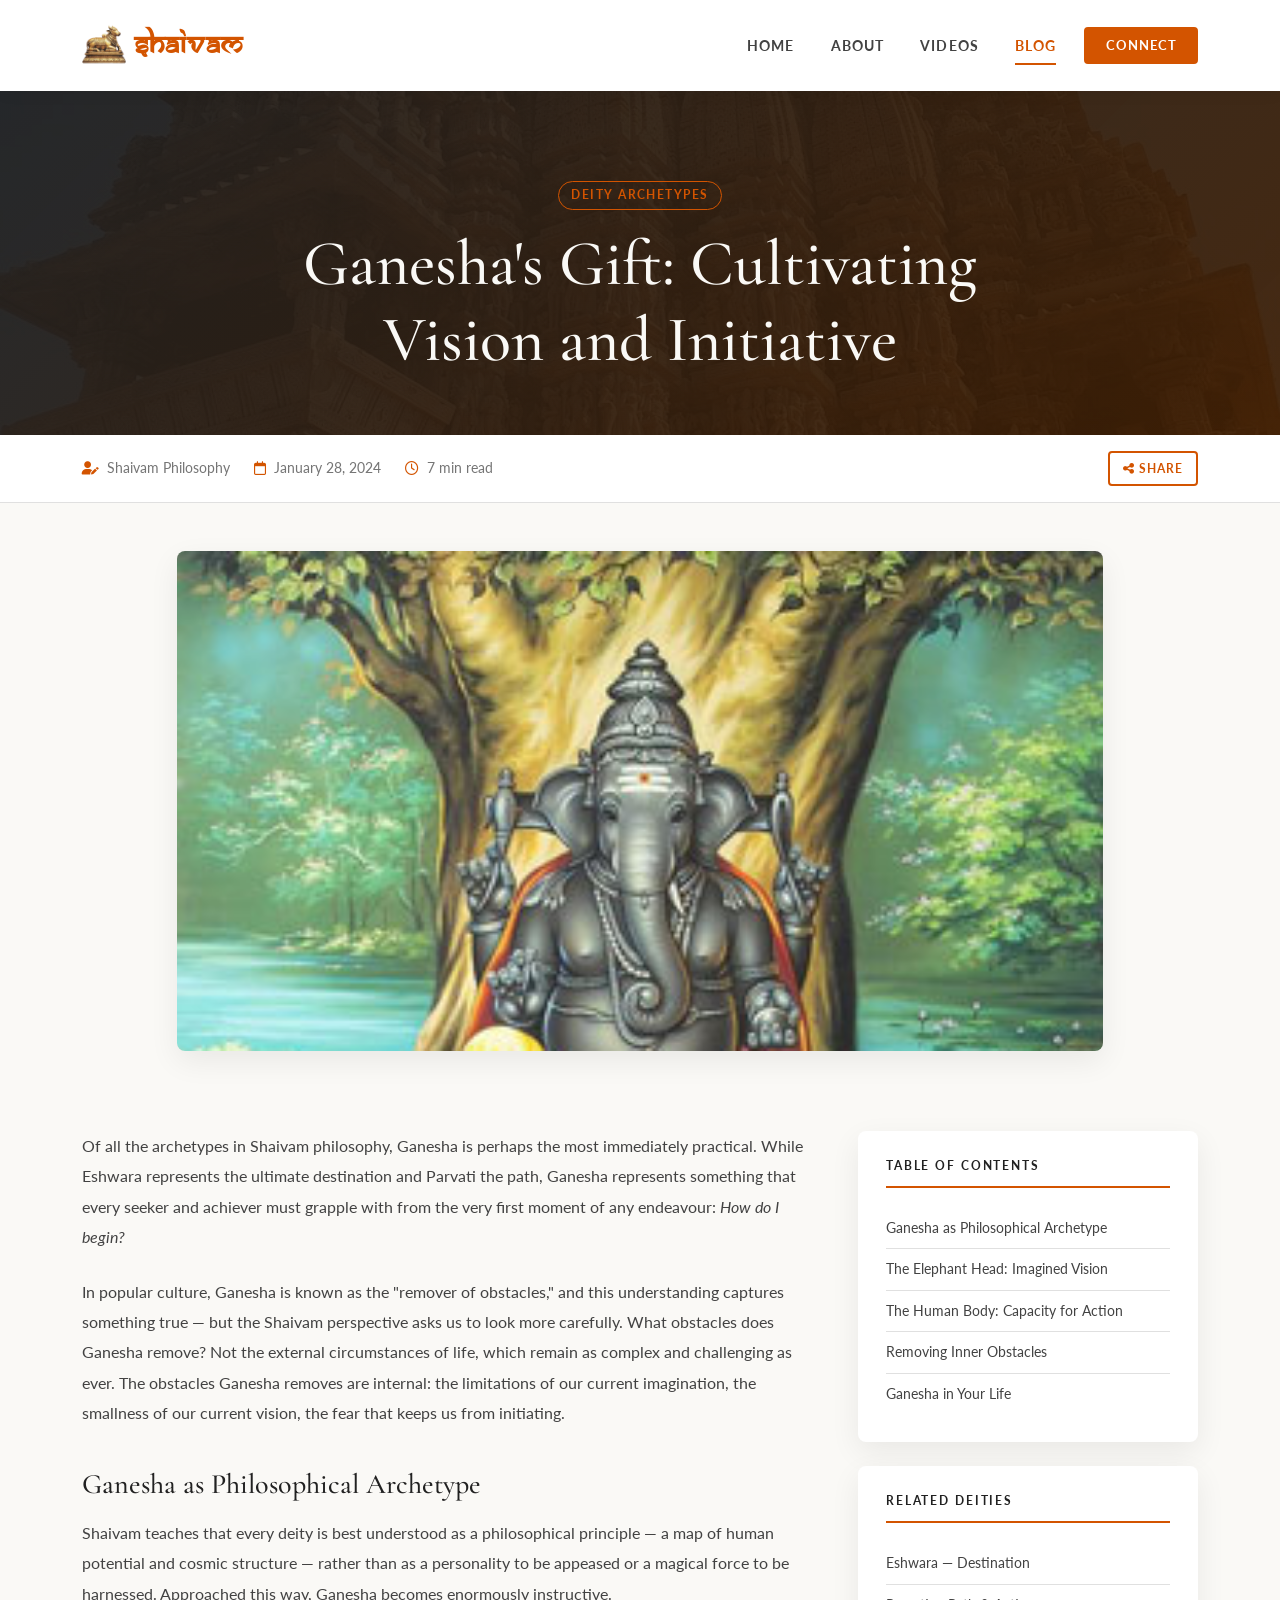
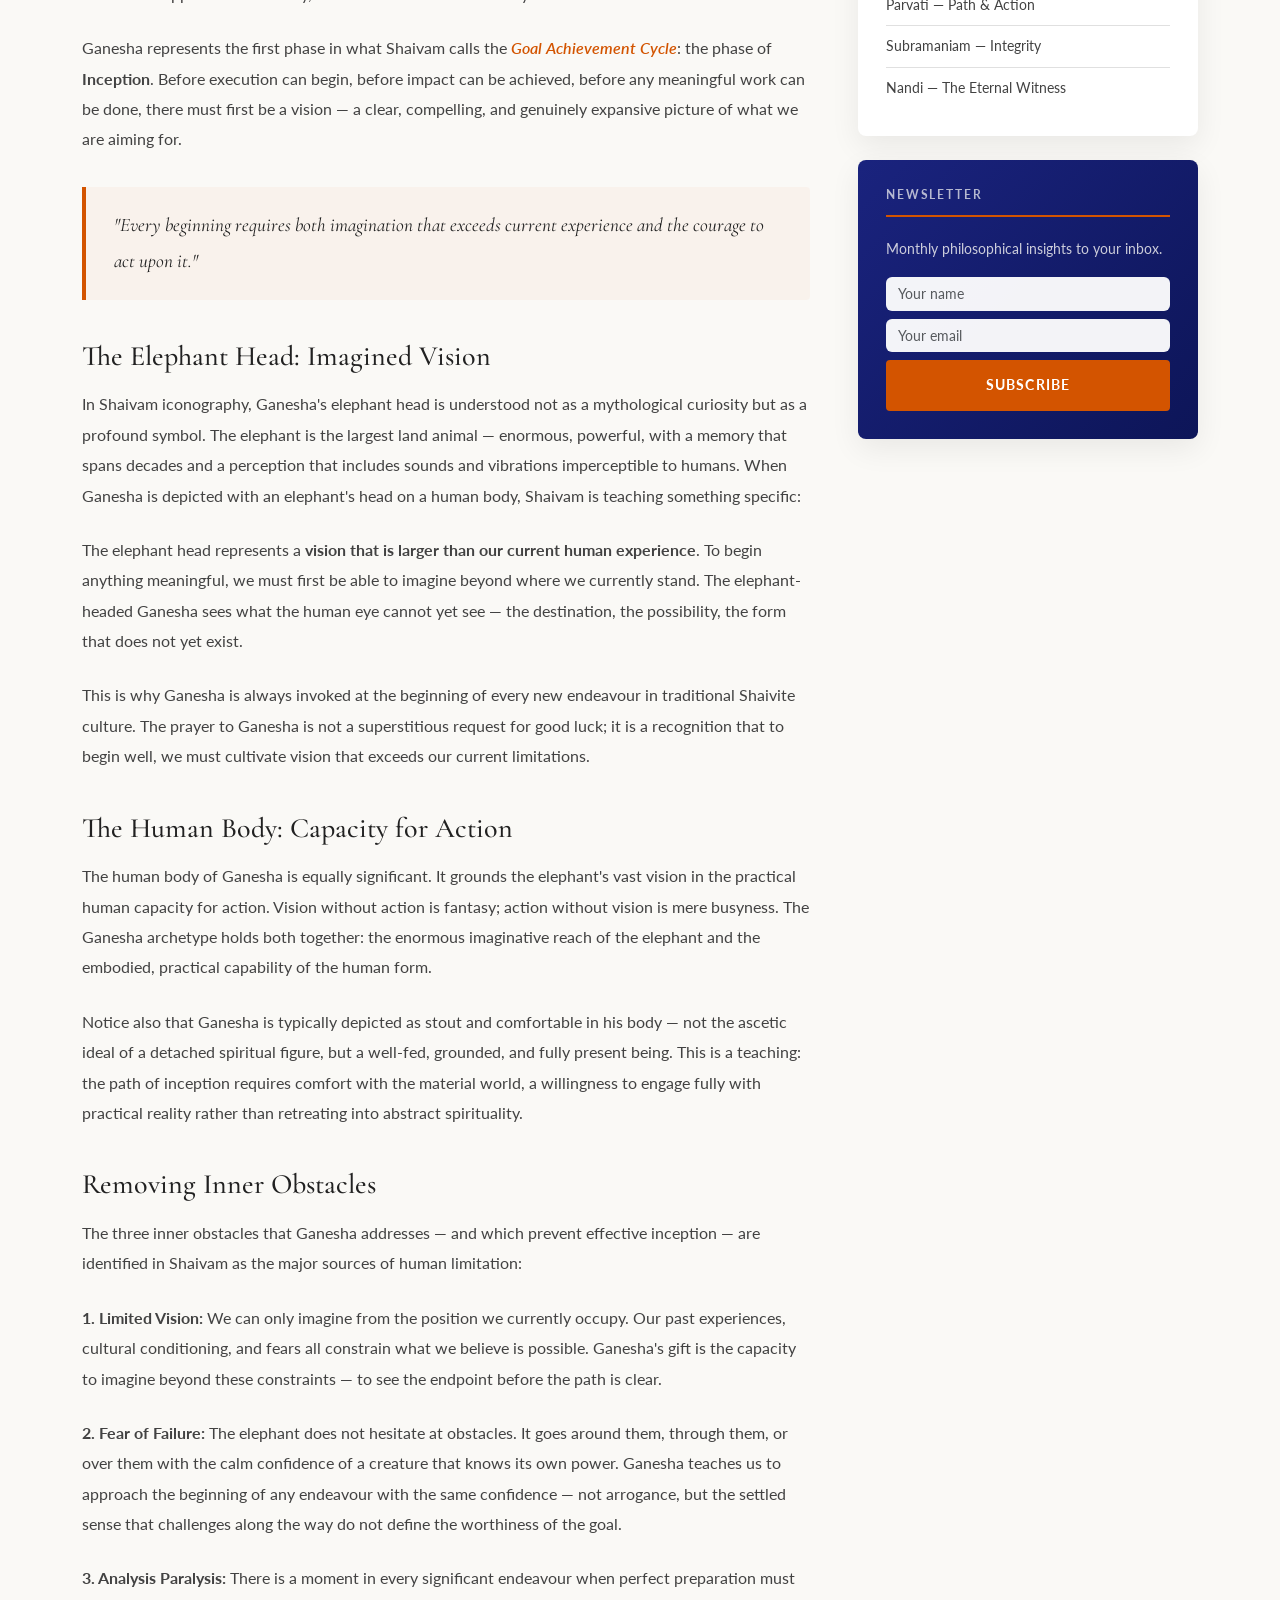
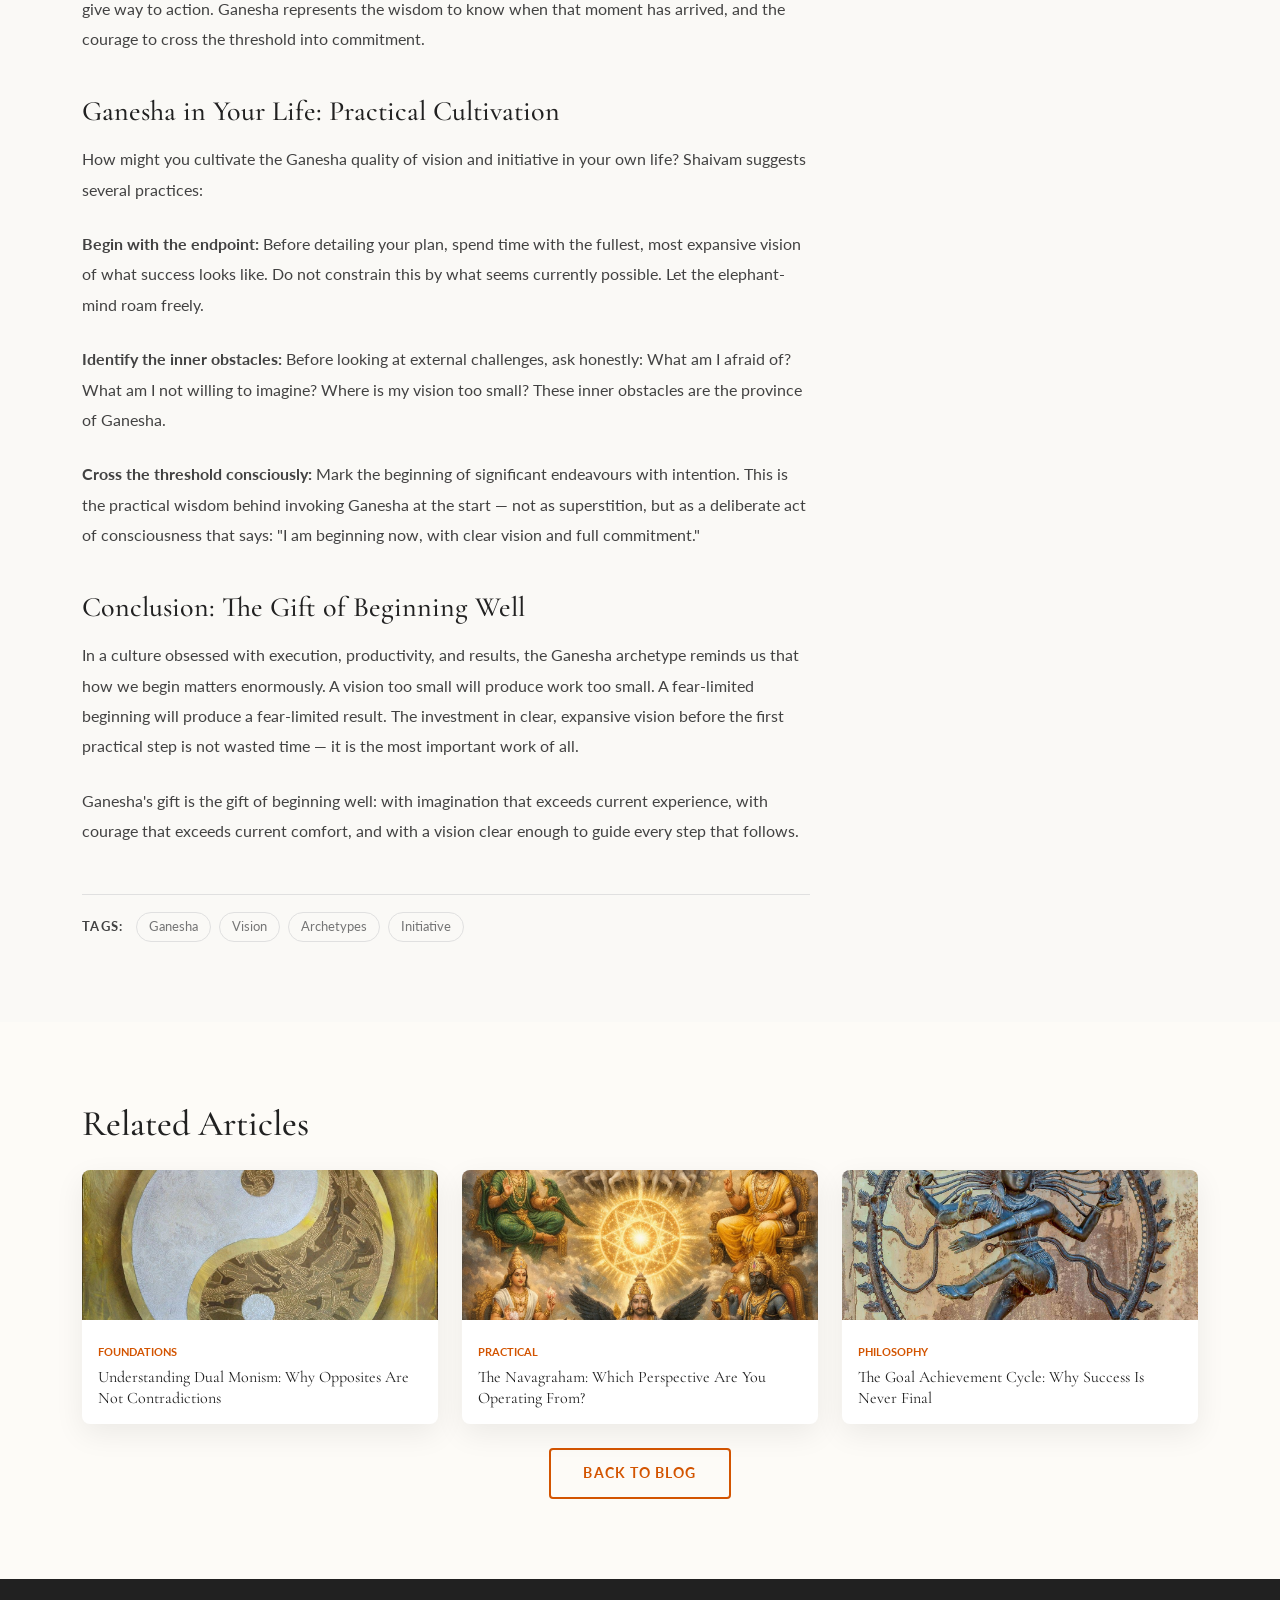
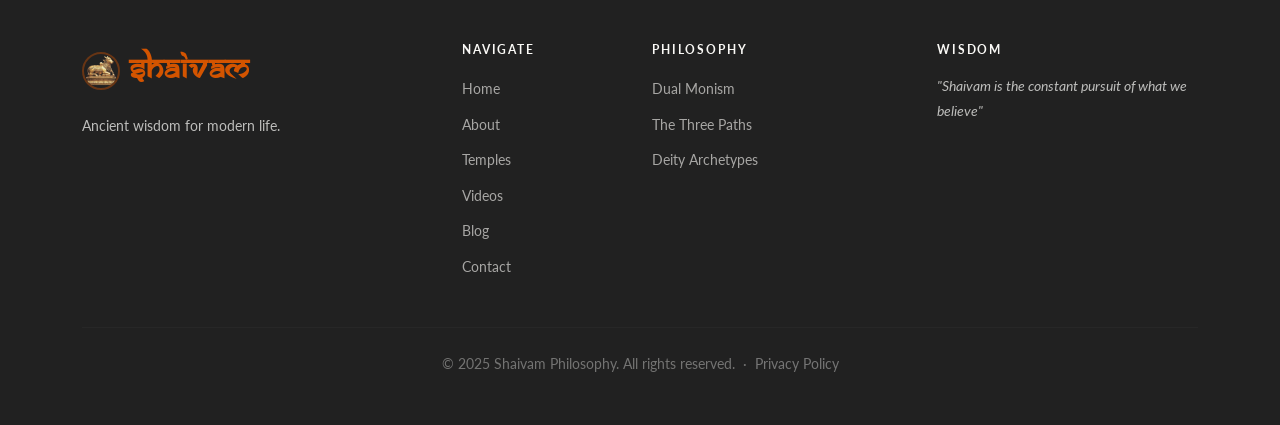
<file: frontend/public/shaivam/blog/ganesha-gift/index.html>
<!DOCTYPE html>
<html lang="en">
<head>
  <!-- Google tag (gtag.js) -->
  <script async src="https://www.googletagmanager.com/gtag/js?id=G-ZM6ST4KGKX"></script>
  <script>
    window.dataLayer = window.dataLayer || [];
    function gtag(){dataLayer.push(arguments);}
    gtag('js', new Date());

    gtag('config', 'G-ZM6ST4KGKX');
  </script>
  <meta charset="UTF-8">
  <meta name="viewport" content="width=device-width, initial-scale=1.0">
  <meta name="description" content="Ganesha as a philosophical archetype — how the deity of new beginnings teaches us to cultivate vision, remove obstacles, and take initiative in Shaivam philosophy.">
  <meta name="keywords" content="Ganesha philosophy, Shaivam Ganesha, vision and initiative, deity archetype, Shaivite philosophy, obstacles">
  <meta name="author" content="Shaivam Philosophy">
  <meta name="robots" content="index, follow">
  <title>Ganesha's Gift: Cultivating Vision and Initiative | Shaivam Philosophy Blog</title>
  <link rel="canonical" href="https://shaivam.info/blog/ganesha-gift/">
  <meta property="og:type" content="article">
  <meta property="og:title" content="Ganesha's Gift: Cultivating Vision and Initiative">
  <meta property="og:description" content="How the elephant-headed archetype teaches us to begin every endeavour with clear vision and confident action.">
  <meta property="og:url" content="https://shaivam.info/blog/ganesha-gift/">
  <meta property="og:site_name" content="Shaivam Philosophy">
  <meta property="og:image" content="https://shaivam.info/images/ganesha.jpg">
  <meta property="og:locale" content="en_US">
  <meta property="article:published_time" content="2024-01-28">
  <meta property="article:section" content="Deity Archetypes">
  <meta name="twitter:card" content="summary_large_image">
  <meta name="twitter:title" content="Ganesha's Gift: Cultivating Vision and Initiative">
  <meta name="twitter:description" content="How Ganesha teaches us to begin every endeavour with clear vision and confident action.">
  <meta name="twitter:image" content="https://shaivam.info/images/ganesha.jpg">
  <script type="application/ld+json">{"@context":"https://schema.org","@type":"BlogPosting","headline":"Ganesha's Gift: Cultivating Vision and Initiative","description":"How the elephant-headed archetype teaches us to begin every endeavour with clear vision and confident action.","url":"https://shaivam.info/post2/","datePublished":"2024-01-28","author":{"@type":"Organization","name":"Shaivam Philosophy"},"publisher":{"@type":"Organization","name":"Shaivam Philosophy","logo":{"@type":"ImageObject","url":"https://shaivam.info/images/logo.png/"}},"image":"https://shaivam.info/images/temple-columns.jpg","isPartOf":{"@type":"Blog","name":"Shaivam Philosophy Blog","url":"https://shaivam.info/blog/"}}</script>
  <link href="https://cdn.jsdelivr.net/npm/bootstrap@5.3.2/dist/css/bootstrap.min.css" rel="stylesheet">
  <link rel="stylesheet" href="https://cdnjs.cloudflare.com/ajax/libs/font-awesome/6.5.0/css/all.min.css">
  <link rel="preconnect" href="https://fonts.googleapis.com">
  <link rel="preconnect" href="https://fonts.gstatic.com" crossorigin>
  <link href="https://fonts.googleapis.com/css2?family=Cormorant+Garamond:ital,wght@0,400;0,500;0,600;0,700;1,400;1,600&family=Lato:wght@300;400;700&display=swap" rel="stylesheet">
  <link rel="icon" type="image/png" href="../../images/logo.png">
  <link rel="apple-touch-icon" href="../../images/logo.png">
  <link rel="stylesheet" href="../../style.css">
  <link rel="alternate" type="application/rss+xml" title="Shaivam Philosophy Blog" href="https://shaivam.info/blog/feed.xml">
</head>
<body>

<!-- NAVBAR -->
<nav class="navbar navbar-expand-lg sticky-top" data-testid="main-navbar">
  <div class="container">
    <a class="navbar-brand d-flex align-items-center gap-2" href="../../" data-testid="navbar-brand">
      <img src="../../images/logo.png" alt="Shaivam Logo" style="height:44px;width:44px;object-fit:cover;border-radius:7px;">
      <span>Shaivam</span>
    </a>
    <button class="navbar-toggler border-0" type="button" data-bs-toggle="collapse" data-bs-target="#mainNav" aria-label="Toggle navigation" data-testid="navbar-toggler">
      <span class="navbar-toggler-icon"></span>
    </button>
    <div class="collapse navbar-collapse" id="mainNav">
      <ul class="navbar-nav ms-auto align-items-lg-center gap-lg-1">
        <li class="nav-item"><a class="nav-link" href="../../" data-testid="home-nav-link">Home</a></li>
        <li class="nav-item"><a class="nav-link" href="../../about/" data-testid="about-nav-link">About</a></li>
        <li class="nav-item"><a class="nav-link" href="../../videos/" data-testid="videos-nav-link">Videos</a></li>
        <li class="nav-item"><a class="nav-link active" href="../" data-testid="blog-nav-link">Blog</a></li>
        <li class="nav-item ms-lg-2"><a class="btn btn-saffron btn-sm" href="../../contact/" data-testid="contact-nav-btn">Connect</a></li>
      </ul>
    </div>
  </div>
</nav>

<!-- POST HEADER -->
<section class="post-header" data-testid="post-header">
  <div class="container">
    <div class="col-lg-9 mx-auto">
      <span class="post-cat-tag" data-testid="post-category">Deity Archetypes</span>
      <h1 data-testid="post-title">Ganesha's Gift: Cultivating Vision and Initiative</h1>
    </div>
  </div>
</section>

<!-- POST META -->
<div class="post-meta-bar" data-testid="post-meta-bar">
  <div class="container">
    <div class="d-flex flex-wrap gap-4 align-items-center" style="font-size:0.85rem;color:var(--text-muted);">
      <span><i class="fa-solid fa-user-pen me-1" style="color:var(--primary)"></i> Shaivam Philosophy</span>
      <span><i class="fa-regular fa-calendar me-1" style="color:var(--primary)"></i> January 28, 2024</span>
      <span><i class="fa-regular fa-clock me-1" style="color:var(--primary)"></i> 7 min read</span>
      <div class="ms-auto"><a href="#" class="btn-outline-saffron" style="padding:0.3rem 0.8rem;font-size:0.78rem;" data-testid="share-btn"><i class="fa-solid fa-share-nodes me-1"></i>Share</a></div>
    </div>
  </div>
</div>

<!-- FEATURED IMAGE -->
<div class="container mt-5">
  <div class="row justify-content-center">
    <div class="col-lg-10">
      <img src="../../images/ganesha.jpg"
           alt="Ganesha seated beneath a banyan tree — vision and initiative embodied"
           class="img-fluid"
           style="border-radius:8px;box-shadow:var(--shadow-soft);width:100%;max-height:500px;object-fit:cover;object-position:center top;"
           data-testid="post-featured-image">
    </div>
  </div>
</div>

<!-- POST CONTENT -->
<section class="section-padding" data-testid="post-content-section">
  <div class="container">
    <div class="row g-5">
      <div class="col-lg-8">
        <article class="post-content" data-testid="post-article">

          <p>Of all the archetypes in Shaivam philosophy, Ganesha is perhaps the most immediately practical. While Eshwara represents the ultimate destination and Parvati the path, Ganesha represents something that every seeker and achiever must grapple with from the very first moment of any endeavour: <em>How do I begin?</em></p>

          <p>In popular culture, Ganesha is known as the "remover of obstacles," and this understanding captures something true — but the Shaivam perspective asks us to look more carefully. What obstacles does Ganesha remove? Not the external circumstances of life, which remain as complex and challenging as ever. The obstacles Ganesha removes are internal: the limitations of our current imagination, the smallness of our current vision, the fear that keeps us from initiating.</p>

          <h2>Ganesha as Philosophical Archetype</h2>

          <p>Shaivam teaches that every deity is best understood as a philosophical principle — a map of human potential and cosmic structure — rather than as a personality to be appeased or a magical force to be harnessed. Approached this way, Ganesha becomes enormously instructive.</p>

          <p>Ganesha represents the first phase in what Shaivam calls the <span class="sanskrit">Goal Achievement Cycle</span>: the phase of <strong>Inception</strong>. Before execution can begin, before impact can be achieved, before any meaningful work can be done, there must first be a vision — a clear, compelling, and genuinely expansive picture of what we are aiming for.</p>

          <blockquote>
            <p>"Every beginning requires both imagination that exceeds current experience and the courage to act upon it."</p>
          </blockquote>

          <h2>The Elephant Head: Imagined Vision</h2>

          <p>In Shaivam iconography, Ganesha's elephant head is understood not as a mythological curiosity but as a profound symbol. The elephant is the largest land animal — enormous, powerful, with a memory that spans decades and a perception that includes sounds and vibrations imperceptible to humans. When Ganesha is depicted with an elephant's head on a human body, Shaivam is teaching something specific:</p>

          <p>The elephant head represents a <strong>vision that is larger than our current human experience</strong>. To begin anything meaningful, we must first be able to imagine beyond where we currently stand. The elephant-headed Ganesha sees what the human eye cannot yet see — the destination, the possibility, the form that does not yet exist.</p>

          <p>This is why Ganesha is always invoked at the beginning of every new endeavour in traditional Shaivite culture. The prayer to Ganesha is not a superstitious request for good luck; it is a recognition that to begin well, we must cultivate vision that exceeds our current limitations.</p>

          <h2>The Human Body: Capacity for Action</h2>

          <p>The human body of Ganesha is equally significant. It grounds the elephant's vast vision in the practical human capacity for action. Vision without action is fantasy; action without vision is mere busyness. The Ganesha archetype holds both together: the enormous imaginative reach of the elephant and the embodied, practical capability of the human form.</p>

          <p>Notice also that Ganesha is typically depicted as stout and comfortable in his body — not the ascetic ideal of a detached spiritual figure, but a well-fed, grounded, and fully present being. This is a teaching: the path of inception requires comfort with the material world, a willingness to engage fully with practical reality rather than retreating into abstract spirituality.</p>

          <h2>Removing Inner Obstacles</h2>

          <p>The three inner obstacles that Ganesha addresses — and which prevent effective inception — are identified in Shaivam as the major sources of human limitation:</p>

          <p><strong>1. Limited Vision:</strong> We can only imagine from the position we currently occupy. Our past experiences, cultural conditioning, and fears all constrain what we believe is possible. Ganesha's gift is the capacity to imagine beyond these constraints — to see the endpoint before the path is clear.</p>

          <p><strong>2. Fear of Failure:</strong> The elephant does not hesitate at obstacles. It goes around them, through them, or over them with the calm confidence of a creature that knows its own power. Ganesha teaches us to approach the beginning of any endeavour with the same confidence — not arrogance, but the settled sense that challenges along the way do not define the worthiness of the goal.</p>

          <p><strong>3. Analysis Paralysis:</strong> There is a moment in every significant endeavour when perfect preparation must give way to action. Ganesha represents the wisdom to know when that moment has arrived, and the courage to cross the threshold into commitment.</p>

          <h2>Ganesha in Your Life: Practical Cultivation</h2>

          <p>How might you cultivate the Ganesha quality of vision and initiative in your own life? Shaivam suggests several practices:</p>

          <p><strong>Begin with the endpoint:</strong> Before detailing your plan, spend time with the fullest, most expansive vision of what success looks like. Do not constrain this by what seems currently possible. Let the elephant-mind roam freely.</p>

          <p><strong>Identify the inner obstacles:</strong> Before looking at external challenges, ask honestly: What am I afraid of? What am I not willing to imagine? Where is my vision too small? These inner obstacles are the province of Ganesha.</p>

          <p><strong>Cross the threshold consciously:</strong> Mark the beginning of significant endeavours with intention. This is the practical wisdom behind invoking Ganesha at the start — not as superstition, but as a deliberate act of consciousness that says: "I am beginning now, with clear vision and full commitment."</p>

          <h2>Conclusion: The Gift of Beginning Well</h2>

          <p>In a culture obsessed with execution, productivity, and results, the Ganesha archetype reminds us that how we begin matters enormously. A vision too small will produce work too small. A fear-limited beginning will produce a fear-limited result. The investment in clear, expansive vision before the first practical step is not wasted time — it is the most important work of all.</p>

          <p>Ganesha's gift is the gift of beginning well: with imagination that exceeds current experience, with courage that exceeds current comfort, and with a vision clear enough to guide every step that follows.</p>

          <div class="mt-5 pt-3" style="border-top:1px solid var(--neutral-light);">
            <strong style="font-size:0.82rem;text-transform:uppercase;letter-spacing:0.1em;">Tags:</strong>
            <span style="display:inline-flex;gap:0.5rem;flex-wrap:wrap;margin-left:0.5rem;">
              <a href="#" style="font-size:0.8rem;padding:0.2rem 0.75rem;border:1px solid var(--neutral-light);border-radius:20px;color:var(--text-muted);" data-testid="tag-ganesha">Ganesha</a>
              <a href="#" style="font-size:0.8rem;padding:0.2rem 0.75rem;border:1px solid var(--neutral-light);border-radius:20px;color:var(--text-muted);" data-testid="tag-vision">Vision</a>
              <a href="#" style="font-size:0.8rem;padding:0.2rem 0.75rem;border:1px solid var(--neutral-light);border-radius:20px;color:var(--text-muted);" data-testid="tag-archetypes">Archetypes</a>
              <a href="#" style="font-size:0.8rem;padding:0.2rem 0.75rem;border:1px solid var(--neutral-light);border-radius:20px;color:var(--text-muted);" data-testid="tag-initiative">Initiative</a>
            </span>
          </div>
        </article>
      </div>

      <!-- SIDEBAR -->
      <div class="col-lg-4">
        <div class="sidebar-widget">
          <h6>Table of Contents</h6>
          <ul>
            <li><a href="#">Ganesha as Philosophical Archetype</a></li>
            <li><a href="#">The Elephant Head: Imagined Vision</a></li>
            <li><a href="#">The Human Body: Capacity for Action</a></li>
            <li><a href="#">Removing Inner Obstacles</a></li>
            <li><a href="#">Ganesha in Your Life</a></li>
          </ul>
        </div>
        <div class="sidebar-widget">
          <h6>Related Deities</h6>
          <ul>
            <li><a href="../../about/#deities">Eshwara — Destination</a></li>
            <li><a href="../../about/#deities">Parvati — Path &amp; Action</a></li>
            <li><a href="../../about/#deities">Subramaniam — Integrity</a></li>
            <li><a href="../../about/#deities">Nandi — The Eternal Witness</a></li>
          </ul>
        </div>
        <div class="sidebar-widget" style="background:linear-gradient(135deg,var(--accent),#0d1558);color:#fff;">
          <h6 style="color:rgba(250,249,246,0.7);">Newsletter</h6>
          <p style="color:rgba(250,249,246,0.8);font-size:0.88rem;">Monthly philosophical insights to your inbox.</p>
          <form onsubmit="handleNewsletterSubmit(event)">
            <input type="text" class="form-control mb-2" placeholder="Your name" style="font-size:0.9rem;background:rgba(255,255,255,0.95);border:none;">
            <input type="email" class="form-control mb-2" placeholder="Your email" style="font-size:0.9rem;background:rgba(255,255,255,0.95);border:none;">
            <button type="submit" class="btn-saffron" style="width:100%;text-align:center;">Subscribe</button>
          </form>
        </div>
      </div>
    </div>
  </div>
</section>

<!-- RELATED POSTS -->
<section class="section-padding section-alt" data-testid="related-posts-section">
  <div class="container">
    <h3 class="mb-4">Related Articles</h3>
    <div class="row g-4">
      <div class="col-md-4 fade-up">
        <div class="related-card" data-testid="related-post-1">
          <img src="../../images/dual-monism.jpg" alt="Dual Monism">
          <div class="related-body">
            <span style="font-size:0.7rem;color:var(--primary);font-weight:700;text-transform:uppercase;">Foundations</span>
            <div class="related-title mt-1"><a href="../dual-monism/" style="color:var(--neutral-dark);">Understanding Dual Monism: Why Opposites Are Not Contradictions</a></div>
          </div>
        </div>
      </div>
      <div class="col-md-4 fade-up">
        <div class="related-card" data-testid="related-post-2">
          <img src="../../images/navagraham.jpg" alt="Navagraham">
          <div class="related-body">
            <span style="font-size:0.7rem;color:var(--primary);font-weight:700;text-transform:uppercase;">Practical</span>
            <div class="related-title mt-1"><a href="../navagraham/" style="color:var(--neutral-dark);">The Navagraham: Which Perspective Are You Operating From?</a></div>
          </div>
        </div>
      </div>
      <div class="col-md-4 fade-up">
        <div class="related-card" data-testid="related-post-3">
          <img src="../../images/hero-bg.jpg" alt="Goal Achievement Cycle">
          <div class="related-body">
            <span style="font-size:0.7rem;color:var(--primary);font-weight:700;text-transform:uppercase;">Philosophy</span>
            <div class="related-title mt-1"><a href="#" style="color:var(--neutral-dark);">The Goal Achievement Cycle: Why Success Is Never Final</a></div>
          </div>
        </div>
      </div>
    </div>
    <div class="text-center mt-4"><a href="../" class="btn-outline-saffron" data-testid="back-to-blog-btn">Back to Blog</a></div>
  </div>
</section>

<!-- FOOTER -->
<footer class="site-footer" data-testid="site-footer">
  <div class="container">
    <div class="row g-4">
      <div class="col-lg-4 col-md-6"><span class="footer-brand"><img src="../../images/logo.png" alt="Nandi" class="footer-nandi-logo"><span class="samarkan-text">Shaivam</span></span><p>Ancient wisdom for modern life.</p></div>
      <div class="col-lg-2 col-md-6"><h6>Navigate</h6><ul><li><a href="../../" data-testid="footer-home-link">Home</a></li><li><a href="../../about/" data-testid="footer-about-link">About</a></li><li><a href="../../temples/" data-testid="footer-temples-link">Temples</a></li><li><a href="../../videos/" data-testid="footer-videos-link">Videos</a></li><li><a href="../" data-testid="footer-blog-link">Blog</a></li><li><a href="../../contact/" data-testid="footer-contact-link">Contact</a></li></ul></div>
      <div class="col-lg-3 col-md-6"><h6>Philosophy</h6><ul><li><a href="../../about/#dual-monism">Dual Monism</a></li><li><a href="../../about/#three-paths">The Three Paths</a></li><li><a href="../../about/#deities">Deity Archetypes</a></li></ul></div>
      <div class="col-lg-3 col-md-6"><h6>Wisdom</h6><p class="fst-italic">"Shaivam is the constant pursuit of what we believe"</p></div>
    </div>
    <hr class="footer-divider">
    <p class="footer-bottom">&copy; 2025 Shaivam Philosophy. All rights reserved. &nbsp;&middot;&nbsp; <a href="../../privacy/" style="color:var(--text-muted);">Privacy Policy</a></p>
  </div>
</footer>

<script src="https://cdn.jsdelivr.net/npm/bootstrap@5.3.2/dist/js/bootstrap.bundle.min.js"></script>
<script src="../../script.js"></script>
</body>
</html>
</file>
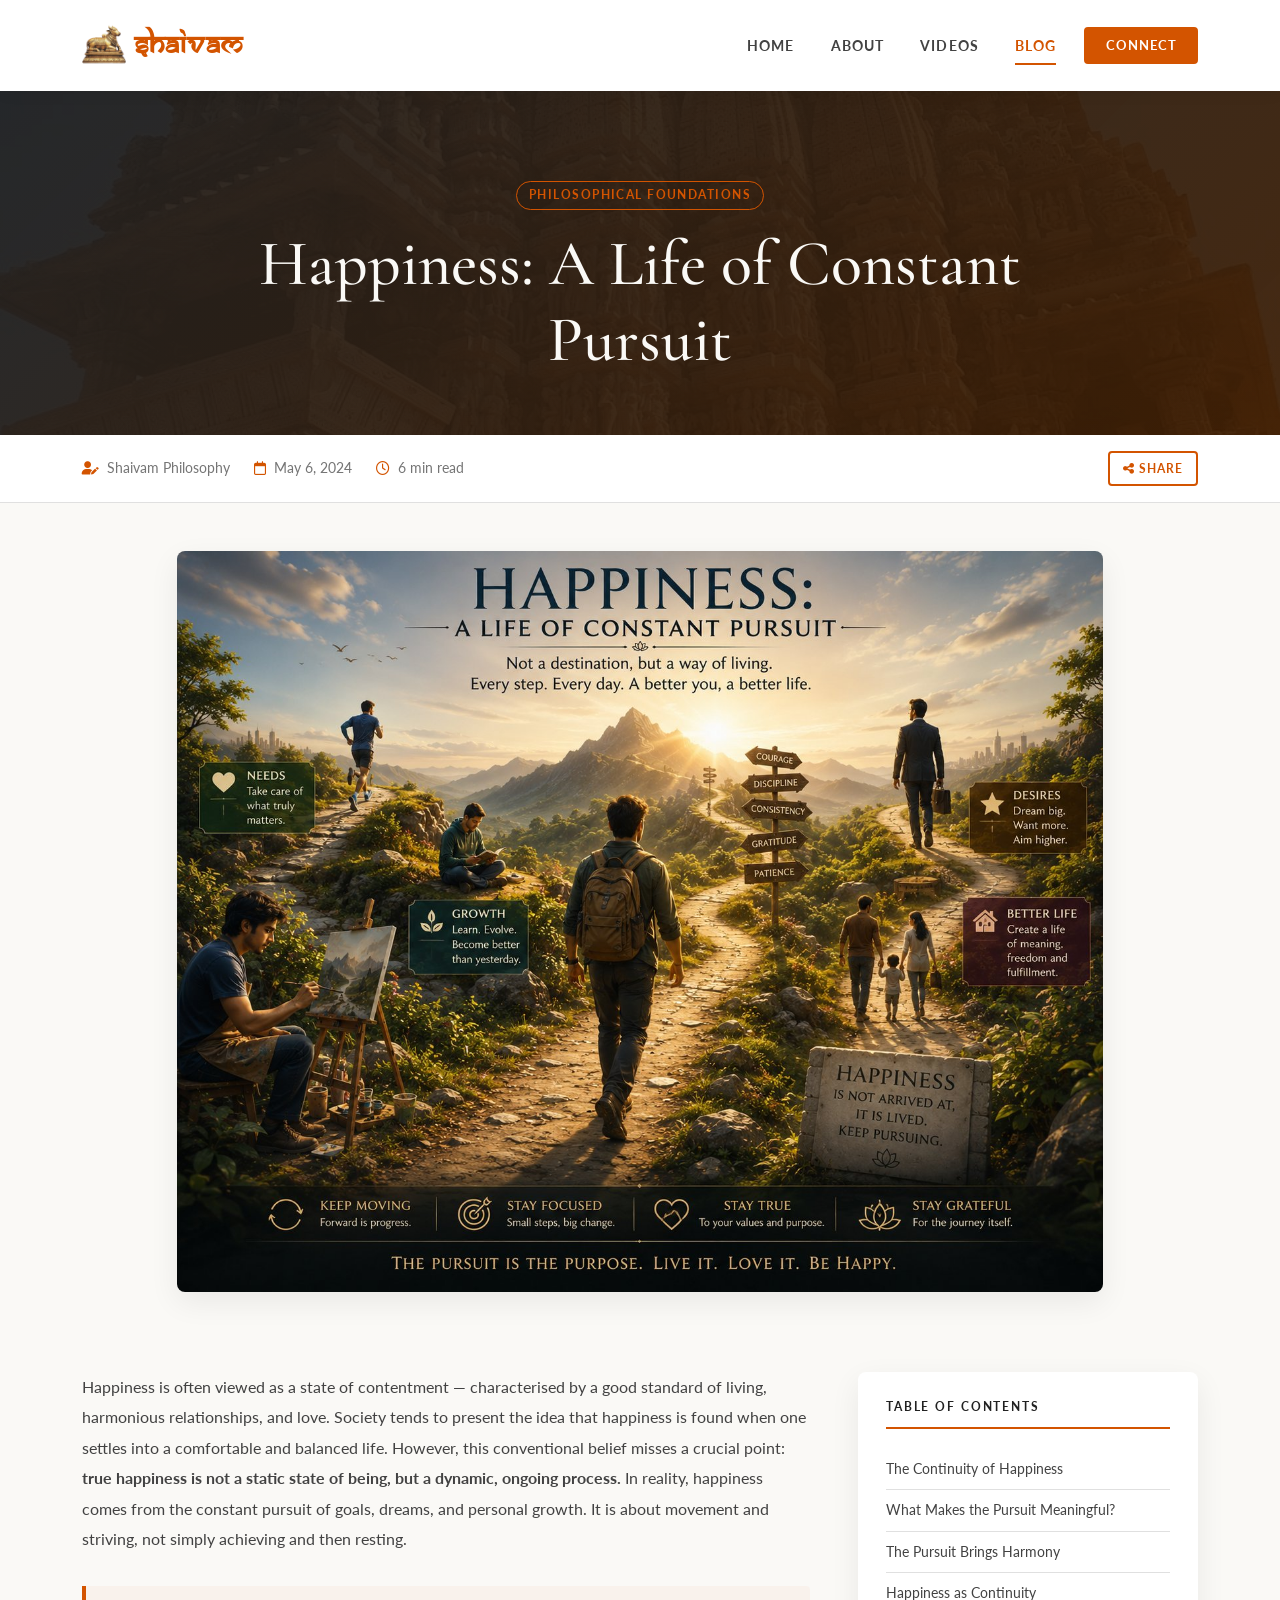
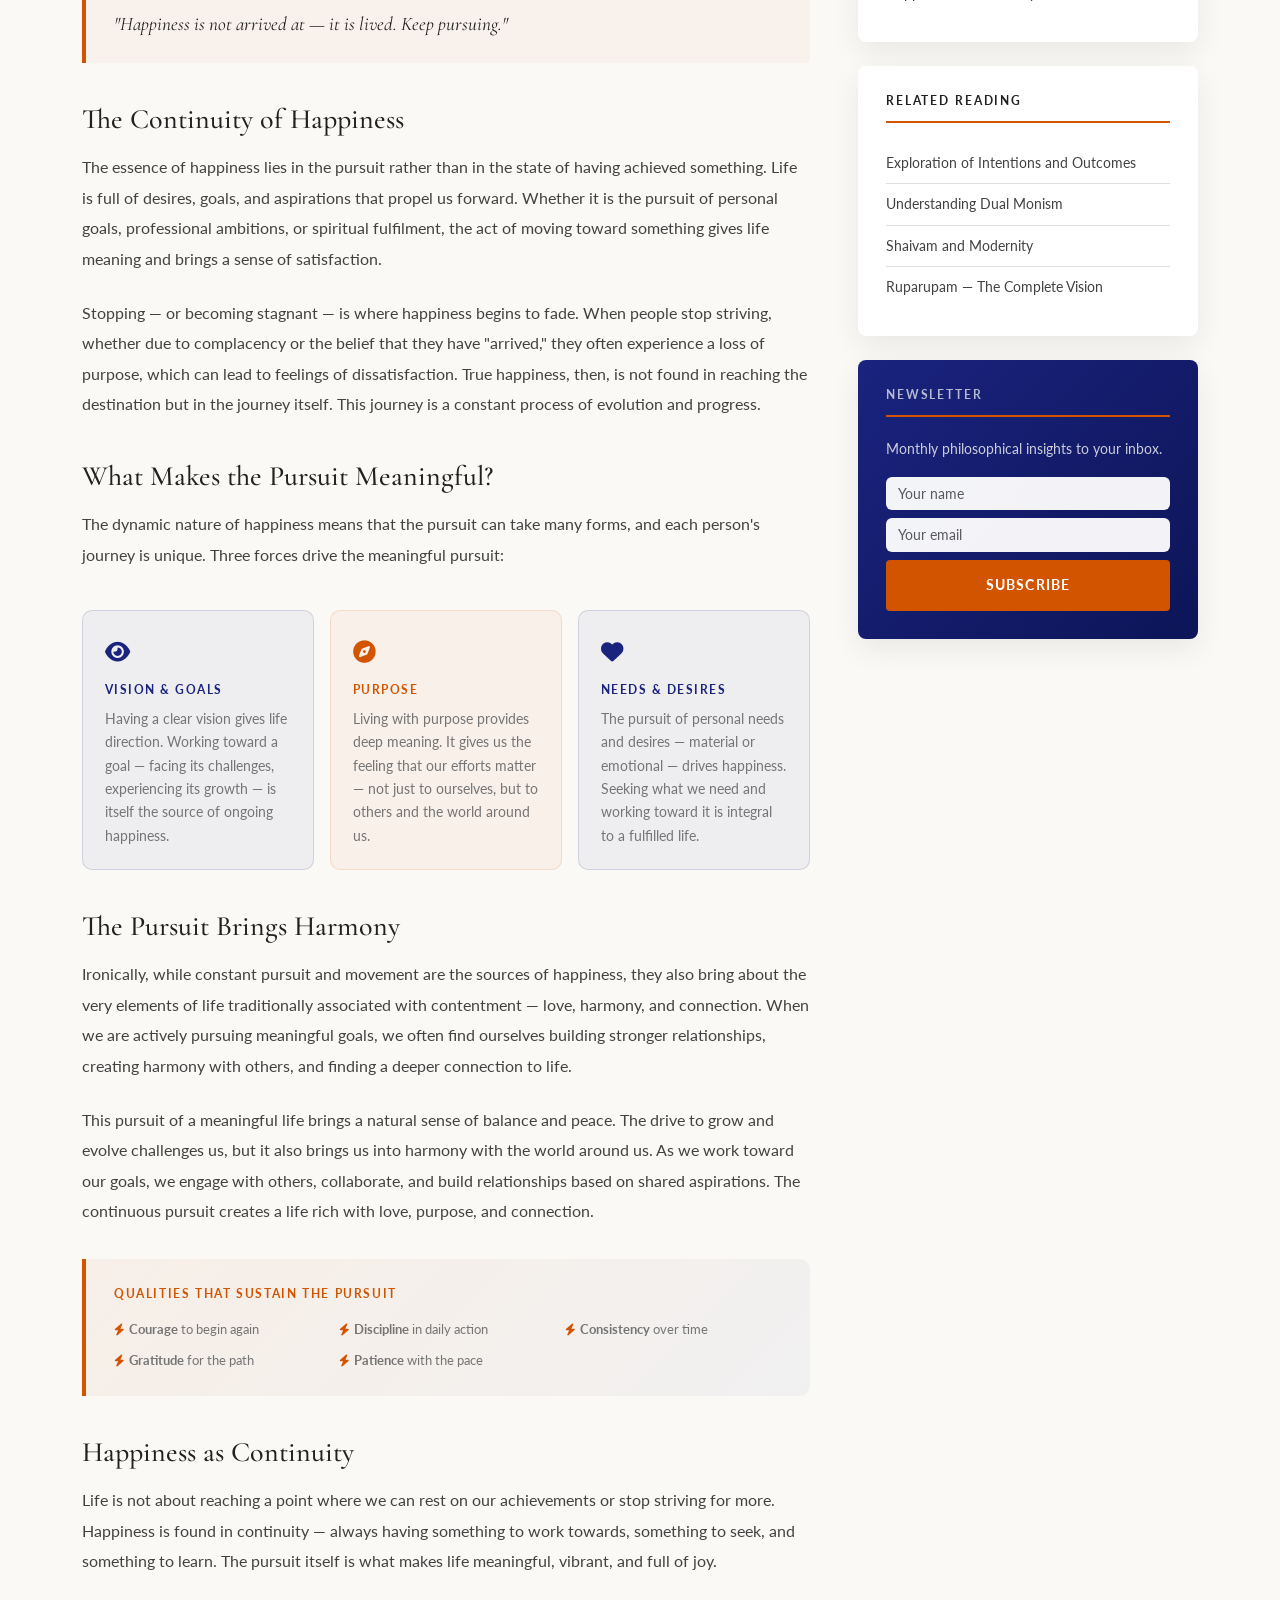
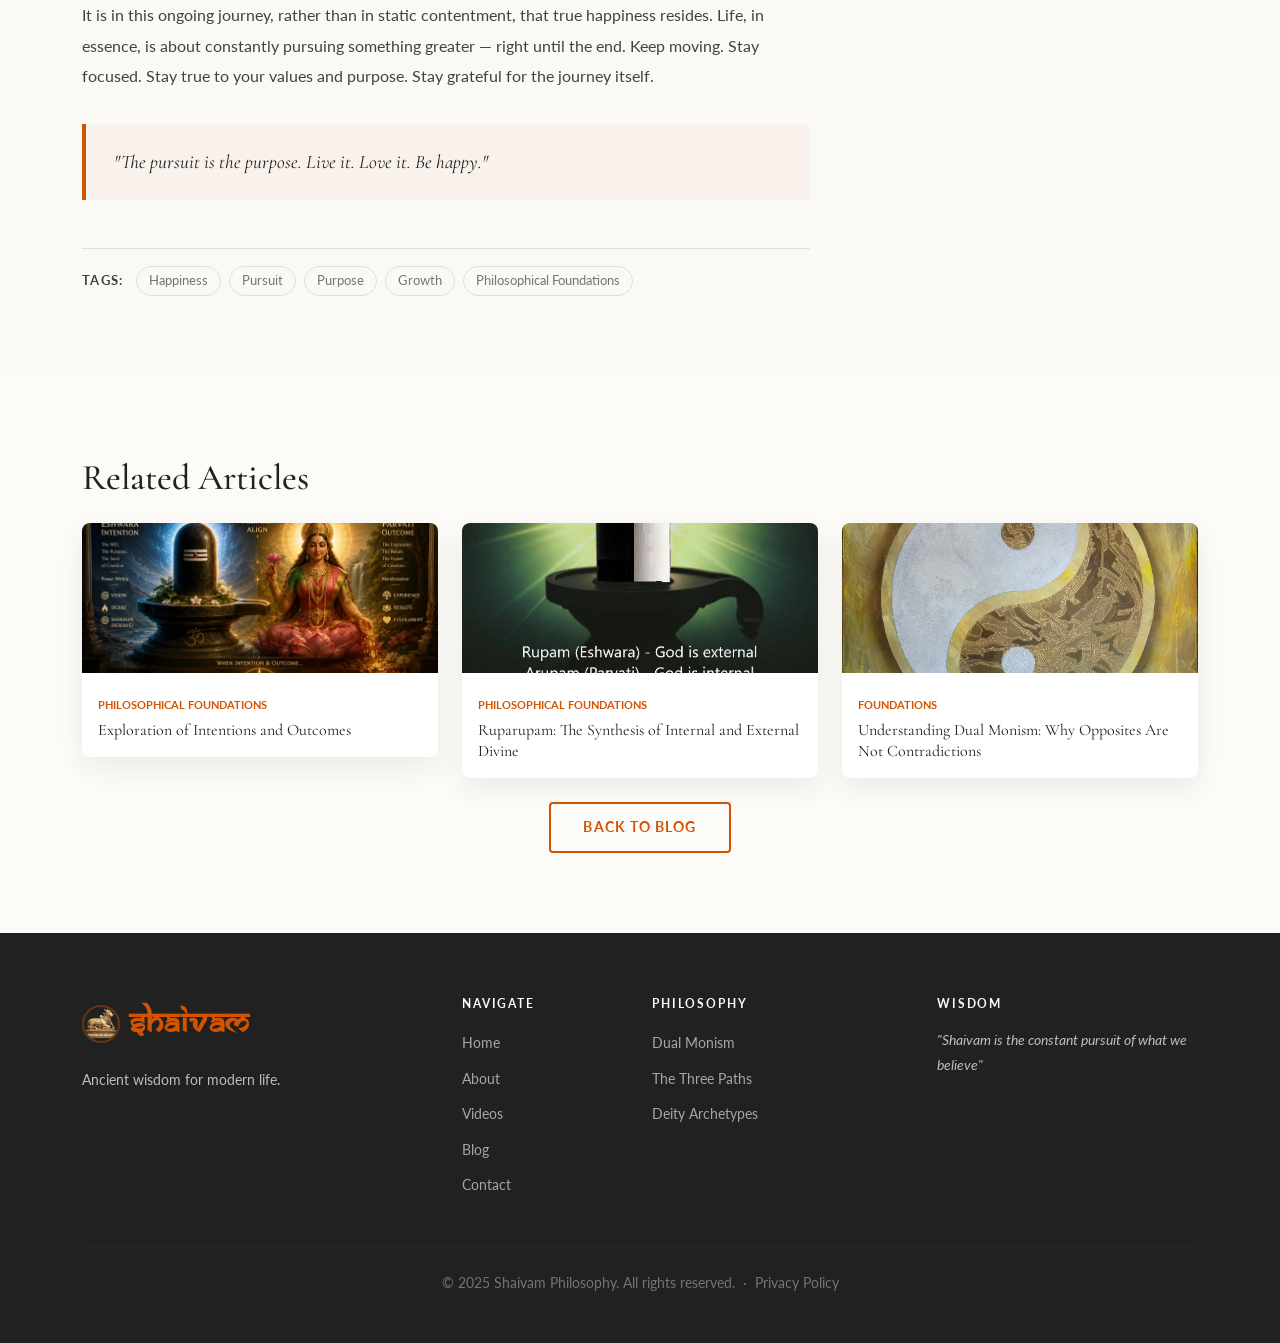
<file: frontend/public/shaivam/blog/happiness-pursuit/index.html>
<!DOCTYPE html>
<html lang="en">
<head>
  <!-- Google tag (gtag.js) -->
  <script async src="https://www.googletagmanager.com/gtag/js?id=G-ZM6ST4KGKX"></script>
  <script>
    window.dataLayer = window.dataLayer || [];
    function gtag(){dataLayer.push(arguments);}
    gtag('js', new Date());
    gtag('config', 'G-ZM6ST4KGKX');
  </script>
  <meta charset="UTF-8">
  <meta name="viewport" content="width=device-width, initial-scale=1.0">
  <meta name="description" content="True happiness is not a static destination but a dynamic, ongoing pursuit. Explore how Shaivam philosophy defines happiness as continuous movement — vision, purpose, growth, and the courage to keep going.">
  <meta name="keywords" content="happiness, pursuit, Shaivam philosophy, purpose, growth, vision, fulfilment, constant pursuit, joy, life">
  <meta name="author" content="Shaivam Philosophy">
  <meta name="robots" content="index, follow">
  <title>Happiness: A Life of Constant Pursuit | Shaivam Philosophy Blog</title>
  <link rel="canonical" href="https://shaivam.info/blog/happiness-pursuit/">
  <meta property="og:type" content="article">
  <meta property="og:title" content="Happiness: A Life of Constant Pursuit">
  <meta property="og:description" content="True happiness is not a destination to arrive at — it is a way of living. Every step, every day, a better you, a better life.">
  <meta property="og:url" content="https://shaivam.info/blog/happiness-pursuit/">
  <meta property="og:site_name" content="Shaivam Philosophy">
  <meta property="og:image" content="https://shaivam.info/images/happiness.jpg">
  <meta property="og:locale" content="en_US">
  <meta property="article:published_time" content="2024-05-06">
  <meta property="article:section" content="Philosophical Foundations">
  <meta name="twitter:card" content="summary_large_image">
  <meta name="twitter:title" content="Happiness: A Life of Constant Pursuit">
  <meta name="twitter:description" content="True happiness is not a destination to arrive at — it is a way of living. Every step, every day, a better you, a better life.">
  <meta name="twitter:image" content="https://shaivam.info/images/happiness.jpg">
  <script type="application/ld+json">{"@context":"https://schema.org","@type":"BlogPosting","headline":"Happiness: A Life of Constant Pursuit","description":"True happiness is not a destination to arrive at — it is a way of living. Every step, every day, a better you, a better life.","url":"https://shaivam.info/blog/happiness-pursuit/","datePublished":"2024-05-06","author":{"@type":"Organization","name":"Shaivam Philosophy"},"publisher":{"@type":"Organization","name":"Shaivam Philosophy","logo":{"@type":"ImageObject","url":"https://shaivam.info/images/logo.png"}},"image":"https://shaivam.info/images/happiness.jpg","isPartOf":{"@type":"Blog","name":"Shaivam Philosophy Blog","url":"https://shaivam.info/blog/"}}</script>
  <link href="https://cdn.jsdelivr.net/npm/bootstrap@5.3.2/dist/css/bootstrap.min.css" rel="stylesheet">
  <link rel="stylesheet" href="https://cdnjs.cloudflare.com/ajax/libs/font-awesome/6.5.0/css/all.min.css">
  <link rel="preconnect" href="https://fonts.googleapis.com">
  <link rel="preconnect" href="https://fonts.gstatic.com" crossorigin>
  <link href="https://fonts.googleapis.com/css2?family=Cormorant+Garamond:ital,wght@0,400;0,500;0,600;0,700;1,400;1,600&family=Lato:wght@300;400;700&display=swap" rel="stylesheet">
  <link rel="icon" type="image/png" href="../../images/logo.png">
  <link rel="apple-touch-icon" href="../../images/logo.png">
  <link rel="stylesheet" href="../../style.css">
  <link rel="alternate" type="application/rss+xml" title="Shaivam Philosophy Blog" href="https://shaivam.info/blog/feed.xml">
</head>
<body>

<!-- NAVBAR -->
<nav class="navbar navbar-expand-lg sticky-top" data-testid="main-navbar">
  <div class="container">
    <a class="navbar-brand d-flex align-items-center gap-2" href="../../" data-testid="navbar-brand">
      <img src="../../images/logo.png" alt="Shaivam Logo" style="height:44px;width:44px;object-fit:cover;border-radius:7px;">
      <span>Shaivam</span>
    </a>
    <button class="navbar-toggler border-0" type="button" data-bs-toggle="collapse" data-bs-target="#mainNav" aria-label="Toggle navigation" data-testid="navbar-toggler">
      <span class="navbar-toggler-icon"></span>
    </button>
    <div class="collapse navbar-collapse" id="mainNav">
      <ul class="navbar-nav ms-auto align-items-lg-center gap-lg-1">
        <li class="nav-item"><a class="nav-link" href="../../" data-testid="home-nav-link">Home</a></li>
        <li class="nav-item"><a class="nav-link" href="../../about/" data-testid="about-nav-link">About</a></li>
        <li class="nav-item"><a class="nav-link" href="../../videos/" data-testid="videos-nav-link">Videos</a></li>
        <li class="nav-item"><a class="nav-link active" href="../" data-page="blog" data-testid="blog-nav-link">Blog</a></li>
        <li class="nav-item ms-lg-2"><a class="btn btn-saffron btn-sm" href="../../contact/" data-testid="contact-nav-btn">Connect</a></li>
      </ul>
    </div>
  </div>
</nav>

<!-- POST HEADER -->
<section class="post-header" data-testid="post-header">
  <div class="container">
    <div class="col-lg-9 mx-auto">
      <span class="post-cat-tag" data-testid="post-category">Philosophical Foundations</span>
      <h1 data-testid="post-title">Happiness: A Life of Constant Pursuit</h1>
    </div>
  </div>
</section>

<!-- POST META -->
<div class="post-meta-bar" data-testid="post-meta-bar">
  <div class="container">
    <div class="d-flex flex-wrap gap-4 align-items-center" style="font-size:0.85rem;color:var(--text-muted);">
      <span><i class="fa-solid fa-user-pen me-1" style="color:var(--primary)"></i> Shaivam Philosophy</span>
      <span><i class="fa-regular fa-calendar me-1" style="color:var(--primary)"></i> May 6, 2024</span>
      <span><i class="fa-regular fa-clock me-1" style="color:var(--primary)"></i> 6 min read</span>
      <div class="ms-auto"><a href="#" class="btn-outline-saffron" style="padding:0.3rem 0.8rem;font-size:0.78rem;" data-testid="share-btn"><i class="fa-solid fa-share-nodes me-1"></i>Share</a></div>
    </div>
  </div>
</div>

<!-- FEATURED IMAGE -->
<div class="container mt-5">
  <div class="row justify-content-center">
    <div class="col-lg-10">
      <img src="../../images/happiness.jpg"
           alt="Happiness: A Life of Constant Pursuit — not a destination, but a way of living"
           class="img-fluid"
           style="border-radius:8px;box-shadow:var(--shadow-soft);width:100%;"
           data-testid="post-featured-image">
    </div>
  </div>
</div>

<!-- POST CONTENT -->
<section class="section-padding" data-testid="post-content-section">
  <div class="container">
    <div class="row g-5">
      <div class="col-lg-8">
        <article class="post-content" data-testid="post-article">

          <p>Happiness is often viewed as a state of contentment — characterised by a good standard of living, harmonious relationships, and love. Society tends to present the idea that happiness is found when one settles into a comfortable and balanced life. However, this conventional belief misses a crucial point: <strong>true happiness is not a static state of being, but a dynamic, ongoing process.</strong> In reality, happiness comes from the constant pursuit of goals, dreams, and personal growth. It is about movement and striving, not simply achieving and then resting.</p>

          <blockquote>
            <p>"Happiness is not arrived at — it is lived. Keep pursuing."</p>
          </blockquote>

          <h2 id="continuity">The Continuity of Happiness</h2>

          <p>The essence of happiness lies in the pursuit rather than in the state of having achieved something. Life is full of desires, goals, and aspirations that propel us forward. Whether it is the pursuit of personal goals, professional ambitions, or spiritual fulfilment, the act of moving toward something gives life meaning and brings a sense of satisfaction.</p>

          <p>Stopping — or becoming stagnant — is where happiness begins to fade. When people stop striving, whether due to complacency or the belief that they have "arrived," they often experience a loss of purpose, which can lead to feelings of dissatisfaction. True happiness, then, is not found in reaching the destination but in the journey itself. This journey is a constant process of evolution and progress.</p>

          <h2 id="meaningful">What Makes the Pursuit Meaningful?</h2>

          <p>The dynamic nature of happiness means that the pursuit can take many forms, and each person's journey is unique. Three forces drive the meaningful pursuit:</p>

          <!-- Three pillars -->
          <div class="row g-3 my-4">
            <div class="col-sm-4">
              <div style="background:rgba(26,35,126,0.05);border:1px solid rgba(26,35,126,0.14);border-radius:10px;padding:1.35rem;height:100%;">
                <div style="font-size:1.4rem;color:var(--accent);margin-bottom:0.5rem;"><i class="fa-solid fa-eye"></i></div>
                <p style="font-size:0.72rem;font-weight:700;letter-spacing:0.13em;text-transform:uppercase;color:var(--accent);margin-bottom:0.4rem;">Vision &amp; Goals</p>
                <p style="font-size:0.86rem;color:var(--text-muted);line-height:1.7;margin:0;">Having a clear vision gives life direction. Working toward a goal — facing its challenges, experiencing its growth — is itself the source of ongoing happiness.</p>
              </div>
            </div>
            <div class="col-sm-4">
              <div style="background:rgba(211,84,0,0.05);border:1px solid rgba(211,84,0,0.14);border-radius:10px;padding:1.35rem;height:100%;">
                <div style="font-size:1.4rem;color:var(--primary);margin-bottom:0.5rem;"><i class="fa-solid fa-compass"></i></div>
                <p style="font-size:0.72rem;font-weight:700;letter-spacing:0.13em;text-transform:uppercase;color:var(--primary);margin-bottom:0.4rem;">Purpose</p>
                <p style="font-size:0.86rem;color:var(--text-muted);line-height:1.7;margin:0;">Living with purpose provides deep meaning. It gives us the feeling that our efforts matter — not just to ourselves, but to others and the world around us.</p>
              </div>
            </div>
            <div class="col-sm-4">
              <div style="background:rgba(26,35,126,0.05);border:1px solid rgba(26,35,126,0.14);border-radius:10px;padding:1.35rem;height:100%;">
                <div style="font-size:1.4rem;color:var(--accent);margin-bottom:0.5rem;"><i class="fa-solid fa-heart"></i></div>
                <p style="font-size:0.72rem;font-weight:700;letter-spacing:0.13em;text-transform:uppercase;color:var(--accent);margin-bottom:0.4rem;">Needs &amp; Desires</p>
                <p style="font-size:0.86rem;color:var(--text-muted);line-height:1.7;margin:0;">The pursuit of personal needs and desires — material or emotional — drives happiness. Seeking what we need and working toward it is integral to a fulfilled life.</p>
              </div>
            </div>
          </div>

          <h2 id="harmony">The Pursuit Brings Harmony</h2>

          <p>Ironically, while constant pursuit and movement are the sources of happiness, they also bring about the very elements of life traditionally associated with contentment — love, harmony, and connection. When we are actively pursuing meaningful goals, we often find ourselves building stronger relationships, creating harmony with others, and finding a deeper connection to life.</p>

          <p>This pursuit of a meaningful life brings a natural sense of balance and peace. The drive to grow and evolve challenges us, but it also brings us into harmony with the world around us. As we work toward our goals, we engage with others, collaborate, and build relationships based on shared aspirations. The continuous pursuit creates a life rich with love, purpose, and connection.</p>

          <!-- Five qualities highlight -->
          <div style="background:linear-gradient(135deg,rgba(211,84,0,0.06),rgba(26,35,126,0.04));border-left:4px solid var(--primary);border-radius:0 10px 10px 0;padding:1.5rem 1.75rem;margin:2rem 0;">
            <p style="font-size:0.72rem;font-weight:700;letter-spacing:0.14em;text-transform:uppercase;color:var(--primary);margin-bottom:0.85rem;">Qualities that Sustain the Pursuit</p>
            <div class="row g-2">
              <div class="col-6 col-sm-4"><p style="font-size:0.84rem;color:var(--text-muted);margin:0;line-height:1.7;"><i class="fa-solid fa-bolt me-1" style="color:var(--primary);font-size:0.75rem;"></i><strong>Courage</strong> to begin again</p></div>
              <div class="col-6 col-sm-4"><p style="font-size:0.84rem;color:var(--text-muted);margin:0;line-height:1.7;"><i class="fa-solid fa-bolt me-1" style="color:var(--primary);font-size:0.75rem;"></i><strong>Discipline</strong> in daily action</p></div>
              <div class="col-6 col-sm-4"><p style="font-size:0.84rem;color:var(--text-muted);margin:0;line-height:1.7;"><i class="fa-solid fa-bolt me-1" style="color:var(--primary);font-size:0.75rem;"></i><strong>Consistency</strong> over time</p></div>
              <div class="col-6 col-sm-4"><p style="font-size:0.84rem;color:var(--text-muted);margin:0;line-height:1.7;"><i class="fa-solid fa-bolt me-1" style="color:var(--primary);font-size:0.75rem;"></i><strong>Gratitude</strong> for the path</p></div>
              <div class="col-6 col-sm-4"><p style="font-size:0.84rem;color:var(--text-muted);margin:0;line-height:1.7;"><i class="fa-solid fa-bolt me-1" style="color:var(--primary);font-size:0.75rem;"></i><strong>Patience</strong> with the pace</p></div>
            </div>
          </div>

          <h2 id="conclusion">Happiness as Continuity</h2>

          <p>Life is not about reaching a point where we can rest on our achievements or stop striving for more. Happiness is found in continuity — always having something to work towards, something to seek, and something to learn. The pursuit itself is what makes life meaningful, vibrant, and full of joy.</p>

          <p>It is in this ongoing journey, rather than in static contentment, that true happiness resides. Life, in essence, is about constantly pursuing something greater — right until the end. Keep moving. Stay focused. Stay true to your values and purpose. Stay grateful for the journey itself.</p>

          <blockquote>
            <p>"The pursuit is the purpose. Live it. Love it. Be happy."</p>
          </blockquote>

          <div class="mt-5 pt-3" style="border-top:1px solid var(--neutral-light);">
            <strong style="font-size:0.82rem;text-transform:uppercase;letter-spacing:0.1em;">Tags:</strong>
            <span style="display:inline-flex;gap:0.5rem;flex-wrap:wrap;margin-left:0.5rem;">
              <a href="#" style="font-size:0.8rem;padding:0.2rem 0.75rem;border:1px solid var(--neutral-light);border-radius:20px;color:var(--text-muted);" data-testid="tag-happiness">Happiness</a>
              <a href="#" style="font-size:0.8rem;padding:0.2rem 0.75rem;border:1px solid var(--neutral-light);border-radius:20px;color:var(--text-muted);" data-testid="tag-pursuit">Pursuit</a>
              <a href="#" style="font-size:0.8rem;padding:0.2rem 0.75rem;border:1px solid var(--neutral-light);border-radius:20px;color:var(--text-muted);" data-testid="tag-purpose">Purpose</a>
              <a href="#" style="font-size:0.8rem;padding:0.2rem 0.75rem;border:1px solid var(--neutral-light);border-radius:20px;color:var(--text-muted);" data-testid="tag-growth">Growth</a>
              <a href="#" style="font-size:0.8rem;padding:0.2rem 0.75rem;border:1px solid var(--neutral-light);border-radius:20px;color:var(--text-muted);" data-testid="tag-foundations">Philosophical Foundations</a>
            </span>
          </div>
        </article>
      </div>

      <!-- SIDEBAR -->
      <div class="col-lg-4">
        <div class="sidebar-widget">
          <h6>Table of Contents</h6>
          <ul>
            <li><a href="#continuity">The Continuity of Happiness</a></li>
            <li><a href="#meaningful">What Makes the Pursuit Meaningful?</a></li>
            <li><a href="#harmony">The Pursuit Brings Harmony</a></li>
            <li><a href="#conclusion">Happiness as Continuity</a></li>
          </ul>
        </div>
        <div class="sidebar-widget">
          <h6>Related Reading</h6>
          <ul>
            <li><a href="../intentions-outcomes/">Exploration of Intentions and Outcomes</a></li>
            <li><a href="../dual-monism/">Understanding Dual Monism</a></li>
            <li><a href="../modernity/">Shaivam and Modernity</a></li>
            <li><a href="../ruparupam/">Ruparupam — The Complete Vision</a></li>
          </ul>
        </div>
        <div class="sidebar-widget" style="background:linear-gradient(135deg,var(--accent),#0d1558);color:#fff;">
          <h6 style="color:rgba(250,249,246,0.7);">Newsletter</h6>
          <p style="color:rgba(250,249,246,0.8);font-size:0.88rem;">Monthly philosophical insights to your inbox.</p>
          <form onsubmit="handleNewsletterSubmit(event)">
            <input type="text" class="form-control mb-2" placeholder="Your name" style="font-size:0.9rem;background:rgba(255,255,255,0.95);border:none;">
            <input type="email" class="form-control mb-2" placeholder="Your email" style="font-size:0.9rem;background:rgba(255,255,255,0.95);border:none;">
            <button type="submit" class="btn-saffron" style="width:100%;text-align:center;">Subscribe</button>
          </form>
        </div>
      </div>
    </div>
  </div>
</section>

<!-- RELATED POSTS -->
<section class="section-padding section-alt" data-testid="related-posts-section">
  <div class="container">
    <h3 class="mb-4">Related Articles</h3>
    <div class="row g-4">
      <div class="col-md-4 fade-up">
        <div class="related-card" data-testid="related-post-1">
          <img src="../../images/intentions-outcomes.jpg" alt="Intentions and Outcomes">
          <div class="related-body">
            <span style="font-size:0.7rem;color:var(--primary);font-weight:700;text-transform:uppercase;">Philosophical Foundations</span>
            <div class="related-title mt-1"><a href="../intentions-outcomes/" style="color:var(--neutral-dark);">Exploration of Intentions and Outcomes</a></div>
          </div>
        </div>
      </div>
      <div class="col-md-4 fade-up">
        <div class="related-card" data-testid="related-post-2">
          <img src="../../images/ruparupam.jpg" alt="Ruparupam">
          <div class="related-body">
            <span style="font-size:0.7rem;color:var(--primary);font-weight:700;text-transform:uppercase;">Philosophical Foundations</span>
            <div class="related-title mt-1"><a href="../ruparupam/" style="color:var(--neutral-dark);">Ruparupam: The Synthesis of Internal and External Divine</a></div>
          </div>
        </div>
      </div>
      <div class="col-md-4 fade-up">
        <div class="related-card" data-testid="related-post-3">
          <img src="../../images/dual-monism.jpg" alt="Dual Monism">
          <div class="related-body">
            <span style="font-size:0.7rem;color:var(--primary);font-weight:700;text-transform:uppercase;">Foundations</span>
            <div class="related-title mt-1"><a href="../dual-monism/" style="color:var(--neutral-dark);">Understanding Dual Monism: Why Opposites Are Not Contradictions</a></div>
          </div>
        </div>
      </div>
    </div>
    <div class="text-center mt-4"><a href="../" class="btn-outline-saffron" data-testid="back-to-blog-btn">Back to Blog</a></div>
  </div>
</section>

<!-- FOOTER -->
<footer class="site-footer" data-testid="site-footer">
  <div class="container">
    <div class="row g-4">
      <div class="col-lg-4 col-md-6"><span class="footer-brand"><img src="../../images/logo.png" alt="Nandi" class="footer-nandi-logo"><span class="samarkan-text">Shaivam</span></span><p>Ancient wisdom for modern life.</p></div>
      <div class="col-lg-2 col-md-6"><h6>Navigate</h6><ul><li><a href="../../" data-testid="footer-home-link">Home</a></li><li><a href="../../about/" data-testid="footer-about-link">About</a></li><li><a href="../../videos/" data-testid="footer-videos-link">Videos</a></li><li><a href="../" data-testid="footer-blog-link">Blog</a></li><li><a href="../../contact/" data-testid="footer-contact-link">Contact</a></li></ul></div>
      <div class="col-lg-3 col-md-6"><h6>Philosophy</h6><ul><li><a href="../../about/#dual-monism">Dual Monism</a></li><li><a href="../../about/#three-paths">The Three Paths</a></li><li><a href="../../about/#deities">Deity Archetypes</a></li></ul></div>
      <div class="col-lg-3 col-md-6"><h6>Wisdom</h6><p class="fst-italic">"Shaivam is the constant pursuit of what we believe"</p></div>
    </div>
    <hr class="footer-divider">
    <p class="footer-bottom">&copy; 2025 Shaivam Philosophy. All rights reserved. &nbsp;&middot;&nbsp; <a href="../../privacy/" style="color:var(--text-muted);">Privacy Policy</a></p>
  </div>
</footer>

<script src="https://cdn.jsdelivr.net/npm/bootstrap@5.3.2/dist/js/bootstrap.bundle.min.js"></script>
<script src="../../script.js"></script>
</body>
</html>
</file>
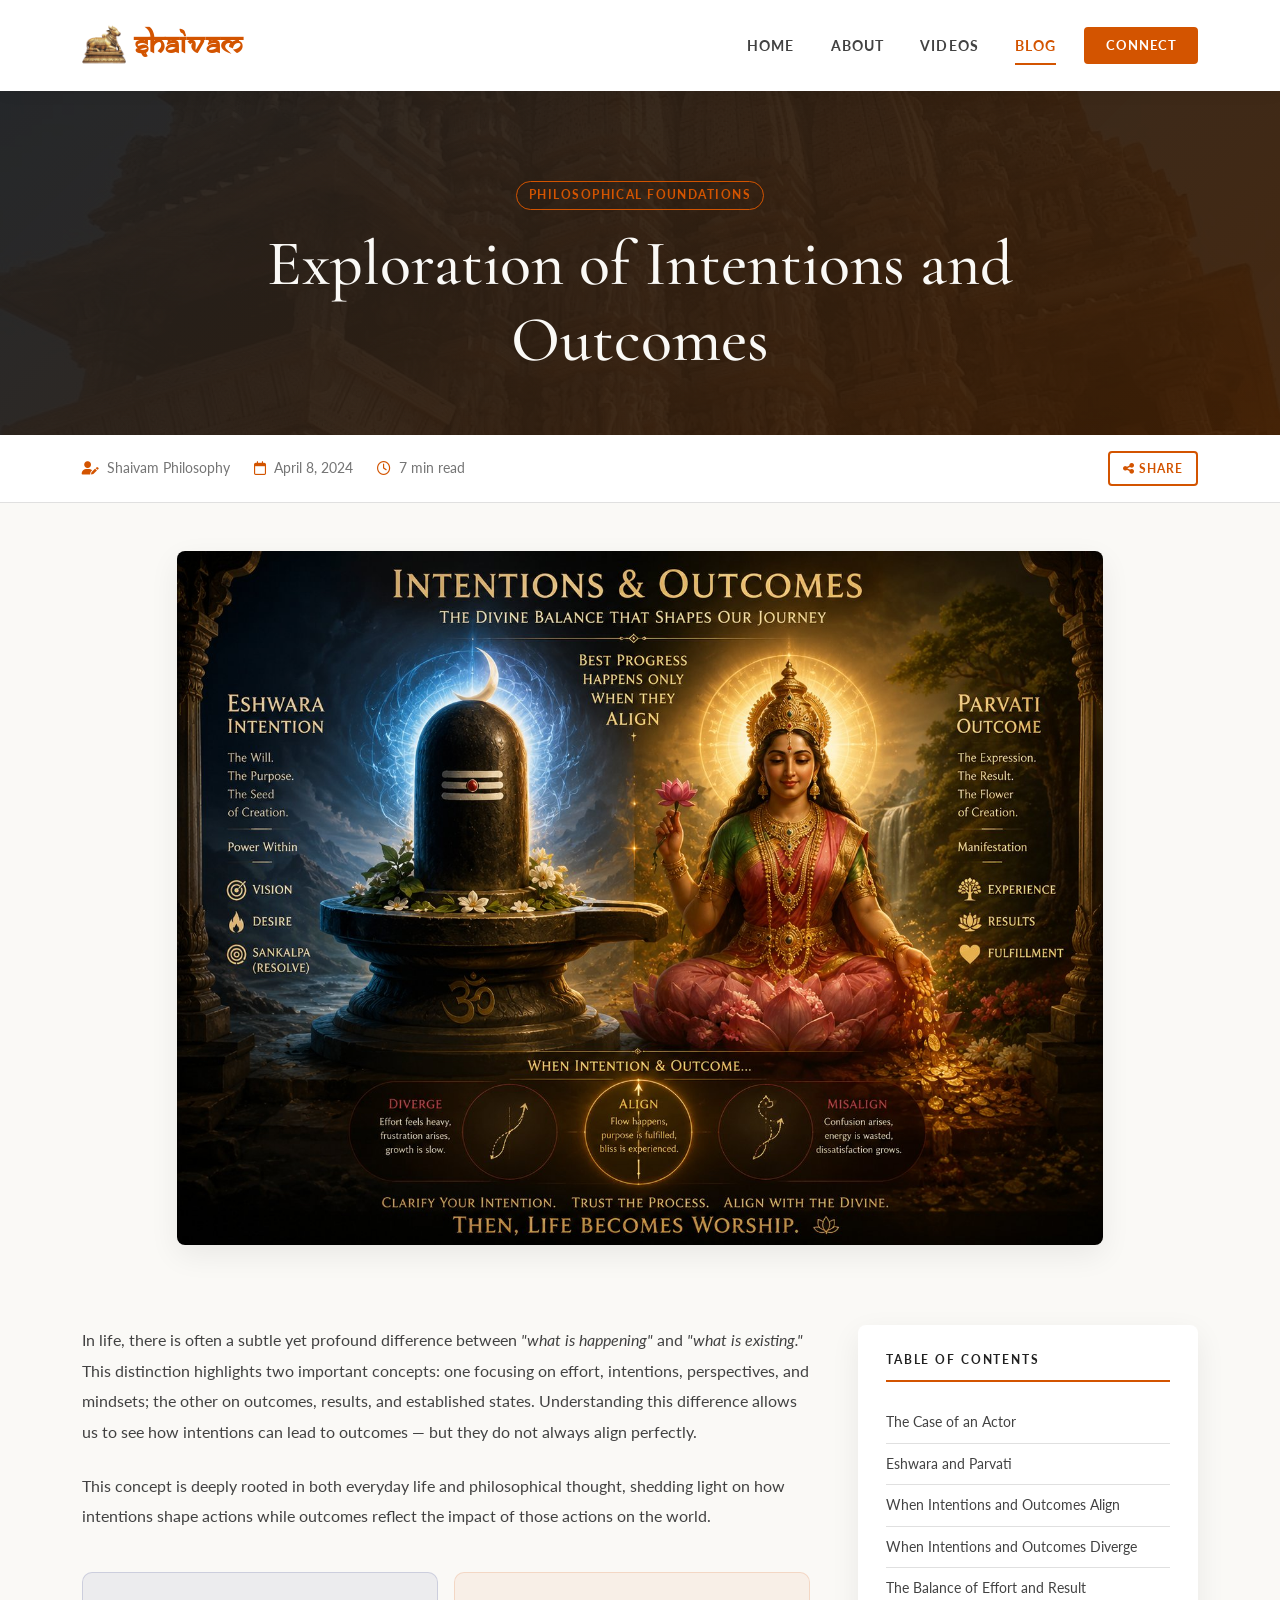
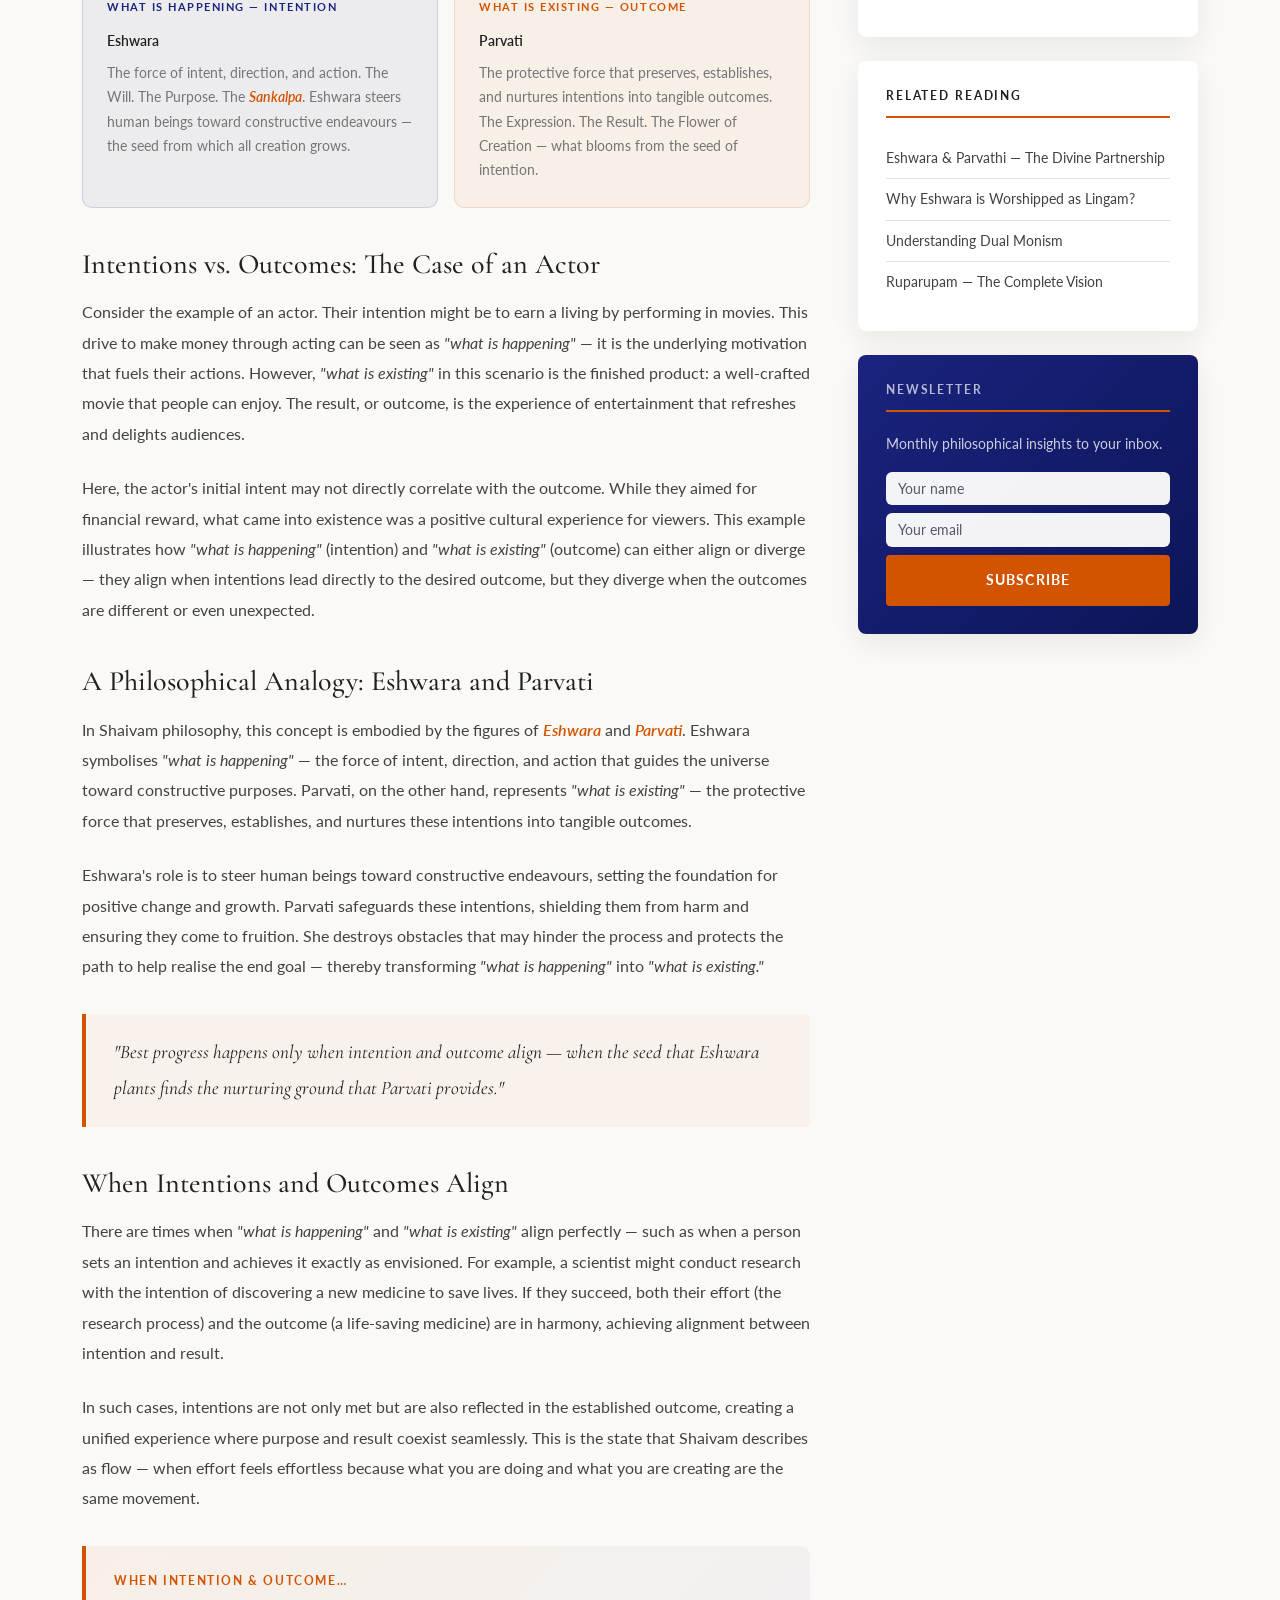
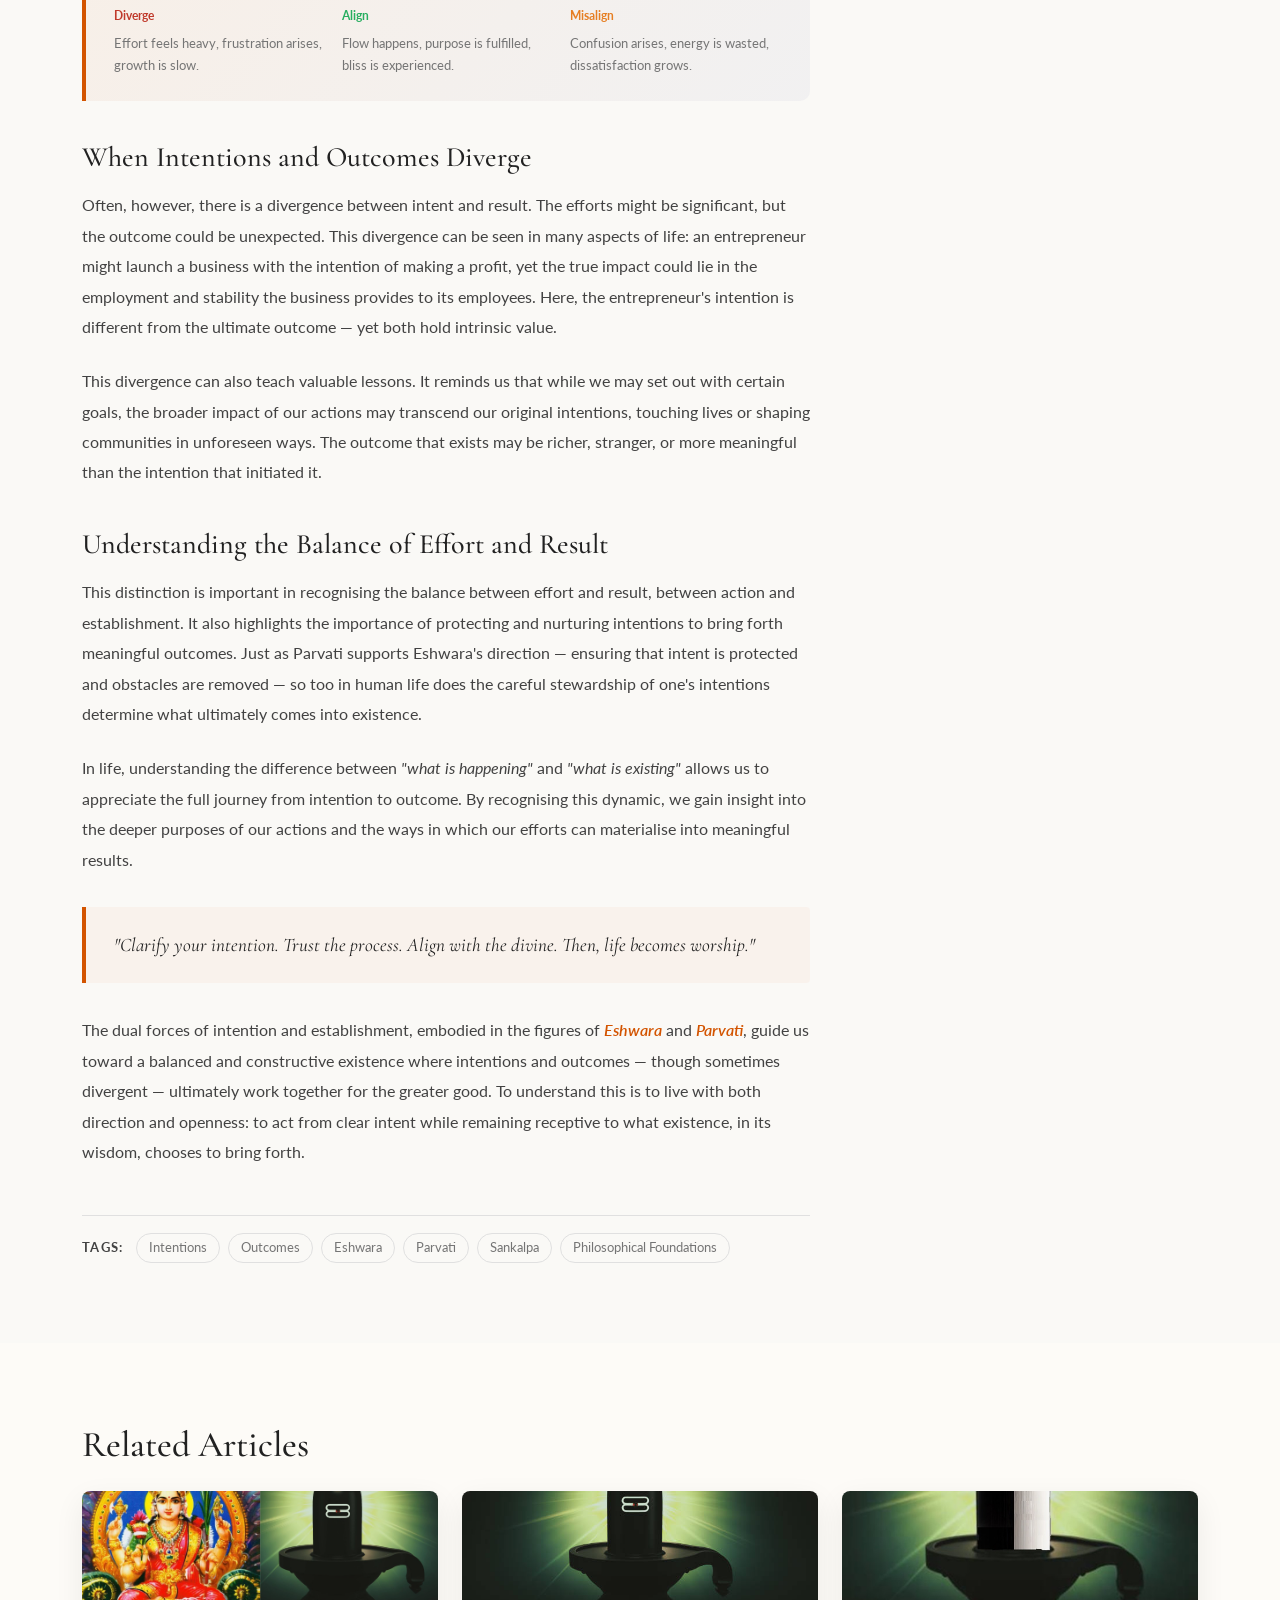
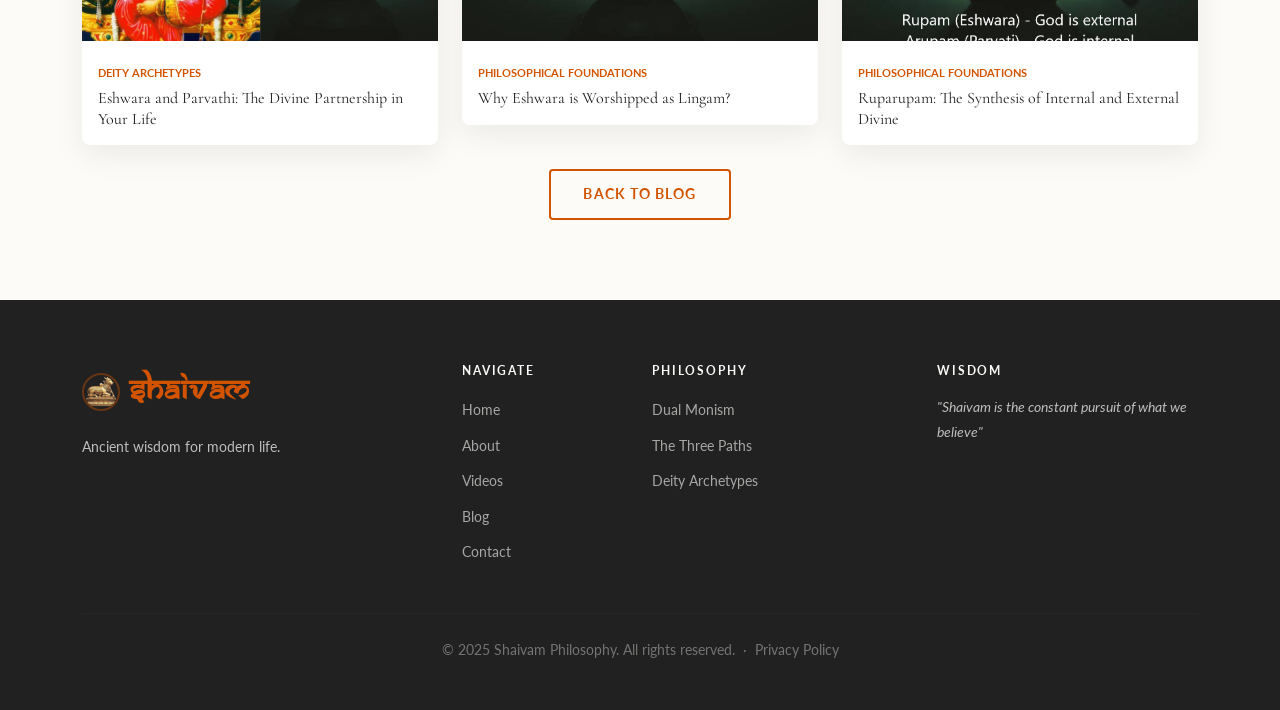
<file: frontend/public/shaivam/blog/intentions-outcomes/index.html>
<!DOCTYPE html>
<html lang="en">
<head>
  <!-- Google tag (gtag.js) -->
  <script async src="https://www.googletagmanager.com/gtag/js?id=G-ZM6ST4KGKX"></script>
  <script>
    window.dataLayer = window.dataLayer || [];
    function gtag(){dataLayer.push(arguments);}
    gtag('js', new Date());
    gtag('config', 'G-ZM6ST4KGKX');
  </script>
  <meta charset="UTF-8">
  <meta name="viewport" content="width=device-width, initial-scale=1.0">
  <meta name="description" content="Explore the profound difference between intentions (what is happening) and outcomes (what is existing) through Shaivam philosophy — and how Eshwara and Parvati embody their divine balance.">
  <meta name="keywords" content="intentions, outcomes, Eshwara, Parvati, Shaivam philosophy, alignment, divergence, sankalpa, effort, result, divine balance">
  <meta name="author" content="Shaivam Philosophy">
  <meta name="robots" content="index, follow">
  <title>Exploration of Intentions and Outcomes | Shaivam Philosophy Blog</title>
  <link rel="canonical" href="https://shaivam.info/blog/intentions-outcomes/">
  <meta property="og:type" content="article">
  <meta property="og:title" content="Exploration of Intentions and Outcomes">
  <meta property="og:description" content="The divine balance between what is happening and what is existing — how Eshwara (intention) and Parvati (outcome) guide us toward a harmonious existence.">
  <meta property="og:url" content="https://shaivam.info/blog/intentions-outcomes/">
  <meta property="og:site_name" content="Shaivam Philosophy">
  <meta property="og:image" content="https://shaivam.info/images/intentions-outcomes.jpg">
  <meta property="og:locale" content="en_US">
  <meta property="article:published_time" content="2024-04-08">
  <meta property="article:section" content="Philosophical Foundations">
  <meta name="twitter:card" content="summary_large_image">
  <meta name="twitter:title" content="Exploration of Intentions and Outcomes">
  <meta name="twitter:description" content="The divine balance between what is happening and what is existing — how Eshwara and Parvati guide us toward a harmonious existence.">
  <meta name="twitter:image" content="https://shaivam.info/images/intentions-outcomes.jpg">
  <script type="application/ld+json">{"@context":"https://schema.org","@type":"BlogPosting","headline":"Exploration of Intentions and Outcomes","description":"The divine balance between what is happening and what is existing — how Eshwara (intention) and Parvati (outcome) guide us toward a harmonious existence.","url":"https://shaivam.info/blog/intentions-outcomes/","datePublished":"2024-04-08","author":{"@type":"Organization","name":"Shaivam Philosophy"},"publisher":{"@type":"Organization","name":"Shaivam Philosophy","logo":{"@type":"ImageObject","url":"https://shaivam.info/images/logo.png"}},"image":"https://shaivam.info/images/intentions-outcomes.jpg","isPartOf":{"@type":"Blog","name":"Shaivam Philosophy Blog","url":"https://shaivam.info/blog/"}}</script>
  <link href="https://cdn.jsdelivr.net/npm/bootstrap@5.3.2/dist/css/bootstrap.min.css" rel="stylesheet">
  <link rel="stylesheet" href="https://cdnjs.cloudflare.com/ajax/libs/font-awesome/6.5.0/css/all.min.css">
  <link rel="preconnect" href="https://fonts.googleapis.com">
  <link rel="preconnect" href="https://fonts.gstatic.com" crossorigin>
  <link href="https://fonts.googleapis.com/css2?family=Cormorant+Garamond:ital,wght@0,400;0,500;0,600;0,700;1,400;1,600&family=Lato:wght@300;400;700&display=swap" rel="stylesheet">
  <link rel="icon" type="image/png" href="../../images/logo.png">
  <link rel="apple-touch-icon" href="../../images/logo.png">
  <link rel="stylesheet" href="../../style.css">
  <link rel="alternate" type="application/rss+xml" title="Shaivam Philosophy Blog" href="https://shaivam.info/blog/feed.xml">
</head>
<body>

<!-- NAVBAR -->
<nav class="navbar navbar-expand-lg sticky-top" data-testid="main-navbar">
  <div class="container">
    <a class="navbar-brand d-flex align-items-center gap-2" href="../../" data-testid="navbar-brand">
      <img src="../../images/logo.png" alt="Shaivam Logo" style="height:44px;width:44px;object-fit:cover;border-radius:7px;">
      <span>Shaivam</span>
    </a>
    <button class="navbar-toggler border-0" type="button" data-bs-toggle="collapse" data-bs-target="#mainNav" aria-label="Toggle navigation" data-testid="navbar-toggler">
      <span class="navbar-toggler-icon"></span>
    </button>
    <div class="collapse navbar-collapse" id="mainNav">
      <ul class="navbar-nav ms-auto align-items-lg-center gap-lg-1">
        <li class="nav-item"><a class="nav-link" href="../../" data-testid="home-nav-link">Home</a></li>
        <li class="nav-item"><a class="nav-link" href="../../about/" data-testid="about-nav-link">About</a></li>
        <li class="nav-item"><a class="nav-link" href="../../videos/" data-testid="videos-nav-link">Videos</a></li>
        <li class="nav-item"><a class="nav-link active" href="../" data-page="blog" data-testid="blog-nav-link">Blog</a></li>
        <li class="nav-item ms-lg-2"><a class="btn btn-saffron btn-sm" href="../../contact/" data-testid="contact-nav-btn">Connect</a></li>
      </ul>
    </div>
  </div>
</nav>

<!-- POST HEADER -->
<section class="post-header" data-testid="post-header">
  <div class="container">
    <div class="col-lg-9 mx-auto">
      <span class="post-cat-tag" data-testid="post-category">Philosophical Foundations</span>
      <h1 data-testid="post-title">Exploration of Intentions and Outcomes</h1>
    </div>
  </div>
</section>

<!-- POST META -->
<div class="post-meta-bar" data-testid="post-meta-bar">
  <div class="container">
    <div class="d-flex flex-wrap gap-4 align-items-center" style="font-size:0.85rem;color:var(--text-muted);">
      <span><i class="fa-solid fa-user-pen me-1" style="color:var(--primary)"></i> Shaivam Philosophy</span>
      <span><i class="fa-regular fa-calendar me-1" style="color:var(--primary)"></i> April 8, 2024</span>
      <span><i class="fa-regular fa-clock me-1" style="color:var(--primary)"></i> 7 min read</span>
      <div class="ms-auto"><a href="#" class="btn-outline-saffron" style="padding:0.3rem 0.8rem;font-size:0.78rem;" data-testid="share-btn"><i class="fa-solid fa-share-nodes me-1"></i>Share</a></div>
    </div>
  </div>
</div>

<!-- FEATURED IMAGE -->
<div class="container mt-5">
  <div class="row justify-content-center">
    <div class="col-lg-10">
      <img src="../../images/intentions-outcomes.jpg"
           alt="Intentions and Outcomes — Eshwara (Lingam) representing intention and Parvati representing outcome, the divine balance that shapes our journey"
           class="img-fluid"
           style="border-radius:8px;box-shadow:var(--shadow-soft);width:100%;"
           data-testid="post-featured-image">
    </div>
  </div>
</div>

<!-- POST CONTENT -->
<section class="section-padding" data-testid="post-content-section">
  <div class="container">
    <div class="row g-5">
      <div class="col-lg-8">
        <article class="post-content" data-testid="post-article">

          <p>In life, there is often a subtle yet profound difference between <em>"what is happening"</em> and <em>"what is existing."</em> This distinction highlights two important concepts: one focusing on effort, intentions, perspectives, and mindsets; the other on outcomes, results, and established states. Understanding this difference allows us to see how intentions can lead to outcomes — but they do not always align perfectly.</p>

          <p>This concept is deeply rooted in both everyday life and philosophical thought, shedding light on how intentions shape actions while outcomes reflect the impact of those actions on the world.</p>

          <!-- Two-column: Happening vs Existing -->
          <div class="row g-3 my-4">
            <div class="col-md-6">
              <div style="background:rgba(26,35,126,0.06);border:1px solid rgba(26,35,126,0.15);border-radius:10px;padding:1.5rem;height:100%;">
                <p style="font-size:0.68rem;font-weight:700;letter-spacing:0.14em;text-transform:uppercase;color:var(--accent);margin-bottom:0.6rem;">What Is Happening — Intention</p>
                <p style="font-size:0.9rem;color:var(--neutral-dark);font-weight:600;margin-bottom:0.4rem;">Eshwara</p>
                <p style="font-size:0.87rem;color:var(--text-muted);line-height:1.75;margin:0;">The force of intent, direction, and action. The Will. The Purpose. The <span class="sanskrit">Sankalpa</span>. Eshwara steers human beings toward constructive endeavours — the seed from which all creation grows.</p>
              </div>
            </div>
            <div class="col-md-6">
              <div style="background:rgba(211,84,0,0.06);border:1px solid rgba(211,84,0,0.15);border-radius:10px;padding:1.5rem;height:100%;">
                <p style="font-size:0.68rem;font-weight:700;letter-spacing:0.14em;text-transform:uppercase;color:var(--primary);margin-bottom:0.6rem;">What Is Existing — Outcome</p>
                <p style="font-size:0.9rem;color:var(--neutral-dark);font-weight:600;margin-bottom:0.4rem;">Parvati</p>
                <p style="font-size:0.87rem;color:var(--text-muted);line-height:1.75;margin:0;">The protective force that preserves, establishes, and nurtures intentions into tangible outcomes. The Expression. The Result. The Flower of Creation — what blooms from the seed of intention.</p>
              </div>
            </div>
          </div>

          <h2 id="actor">Intentions vs. Outcomes: The Case of an Actor</h2>

          <p>Consider the example of an actor. Their intention might be to earn a living by performing in movies. This drive to make money through acting can be seen as <em>"what is happening"</em> — it is the underlying motivation that fuels their actions. However, <em>"what is existing"</em> in this scenario is the finished product: a well-crafted movie that people can enjoy. The result, or outcome, is the experience of entertainment that refreshes and delights audiences.</p>

          <p>Here, the actor's initial intent may not directly correlate with the outcome. While they aimed for financial reward, what came into existence was a positive cultural experience for viewers. This example illustrates how <em>"what is happening"</em> (intention) and <em>"what is existing"</em> (outcome) can either align or diverge — they align when intentions lead directly to the desired outcome, but they diverge when the outcomes are different or even unexpected.</p>

          <h2 id="eshwara-parvati">A Philosophical Analogy: Eshwara and Parvati</h2>

          <p>In Shaivam philosophy, this concept is embodied by the figures of <span class="sanskrit">Eshwara</span> and <span class="sanskrit">Parvati</span>. Eshwara symbolises <em>"what is happening"</em> — the force of intent, direction, and action that guides the universe toward constructive purposes. Parvati, on the other hand, represents <em>"what is existing"</em> — the protective force that preserves, establishes, and nurtures these intentions into tangible outcomes.</p>

          <p>Eshwara's role is to steer human beings toward constructive endeavours, setting the foundation for positive change and growth. Parvati safeguards these intentions, shielding them from harm and ensuring they come to fruition. She destroys obstacles that may hinder the process and protects the path to help realise the end goal — thereby transforming <em>"what is happening"</em> into <em>"what is existing."</em></p>

          <blockquote>
            <p>"Best progress happens only when intention and outcome align — when the seed that Eshwara plants finds the nurturing ground that Parvati provides."</p>
          </blockquote>

          <h2 id="align">When Intentions and Outcomes Align</h2>

          <p>There are times when <em>"what is happening"</em> and <em>"what is existing"</em> align perfectly — such as when a person sets an intention and achieves it exactly as envisioned. For example, a scientist might conduct research with the intention of discovering a new medicine to save lives. If they succeed, both their effort (the research process) and the outcome (a life-saving medicine) are in harmony, achieving alignment between intention and result.</p>

          <p>In such cases, intentions are not only met but are also reflected in the established outcome, creating a unified experience where purpose and result coexist seamlessly. This is the state that Shaivam describes as flow — when effort feels effortless because what you are doing and what you are creating are the same movement.</p>

          <!-- Alignment states highlight -->
          <div style="background:linear-gradient(135deg,rgba(211,84,0,0.06),rgba(26,35,126,0.04));border-left:4px solid var(--primary);border-radius:0 10px 10px 0;padding:1.5rem 1.75rem;margin:2rem 0;">
            <p style="font-size:0.72rem;font-weight:700;letter-spacing:0.14em;text-transform:uppercase;color:var(--primary);margin-bottom:0.85rem;">When Intention &amp; Outcome…</p>
            <div class="row g-3">
              <div class="col-sm-4">
                <p style="font-size:0.75rem;font-weight:700;color:#c0392b;margin-bottom:0.3rem;">Diverge</p>
                <p style="font-size:0.83rem;color:var(--text-muted);margin:0;line-height:1.65;">Effort feels heavy, frustration arises, growth is slow.</p>
              </div>
              <div class="col-sm-4">
                <p style="font-size:0.75rem;font-weight:700;color:#27ae60;margin-bottom:0.3rem;">Align</p>
                <p style="font-size:0.83rem;color:var(--text-muted);margin:0;line-height:1.65;">Flow happens, purpose is fulfilled, bliss is experienced.</p>
              </div>
              <div class="col-sm-4">
                <p style="font-size:0.75rem;font-weight:700;color:#e67e22;margin-bottom:0.3rem;">Misalign</p>
                <p style="font-size:0.83rem;color:var(--text-muted);margin:0;line-height:1.65;">Confusion arises, energy is wasted, dissatisfaction grows.</p>
              </div>
            </div>
          </div>

          <h2 id="diverge">When Intentions and Outcomes Diverge</h2>

          <p>Often, however, there is a divergence between intent and result. The efforts might be significant, but the outcome could be unexpected. This divergence can be seen in many aspects of life: an entrepreneur might launch a business with the intention of making a profit, yet the true impact could lie in the employment and stability the business provides to its employees. Here, the entrepreneur's intention is different from the ultimate outcome — yet both hold intrinsic value.</p>

          <p>This divergence can also teach valuable lessons. It reminds us that while we may set out with certain goals, the broader impact of our actions may transcend our original intentions, touching lives or shaping communities in unforeseen ways. The outcome that exists may be richer, stranger, or more meaningful than the intention that initiated it.</p>

          <h2 id="balance">Understanding the Balance of Effort and Result</h2>

          <p>This distinction is important in recognising the balance between effort and result, between action and establishment. It also highlights the importance of protecting and nurturing intentions to bring forth meaningful outcomes. Just as Parvati supports Eshwara's direction — ensuring that intent is protected and obstacles are removed — so too in human life does the careful stewardship of one's intentions determine what ultimately comes into existence.</p>

          <p>In life, understanding the difference between <em>"what is happening"</em> and <em>"what is existing"</em> allows us to appreciate the full journey from intention to outcome. By recognising this dynamic, we gain insight into the deeper purposes of our actions and the ways in which our efforts can materialise into meaningful results.</p>

          <blockquote>
            <p>"Clarify your intention. Trust the process. Align with the divine. Then, life becomes worship."</p>
          </blockquote>

          <p>The dual forces of intention and establishment, embodied in the figures of <span class="sanskrit">Eshwara</span> and <span class="sanskrit">Parvati</span>, guide us toward a balanced and constructive existence where intentions and outcomes — though sometimes divergent — ultimately work together for the greater good. To understand this is to live with both direction and openness: to act from clear intent while remaining receptive to what existence, in its wisdom, chooses to bring forth.</p>

          <div class="mt-5 pt-3" style="border-top:1px solid var(--neutral-light);">
            <strong style="font-size:0.82rem;text-transform:uppercase;letter-spacing:0.1em;">Tags:</strong>
            <span style="display:inline-flex;gap:0.5rem;flex-wrap:wrap;margin-left:0.5rem;">
              <a href="#" style="font-size:0.8rem;padding:0.2rem 0.75rem;border:1px solid var(--neutral-light);border-radius:20px;color:var(--text-muted);" data-testid="tag-intentions">Intentions</a>
              <a href="#" style="font-size:0.8rem;padding:0.2rem 0.75rem;border:1px solid var(--neutral-light);border-radius:20px;color:var(--text-muted);" data-testid="tag-outcomes">Outcomes</a>
              <a href="#" style="font-size:0.8rem;padding:0.2rem 0.75rem;border:1px solid var(--neutral-light);border-radius:20px;color:var(--text-muted);" data-testid="tag-eshwara">Eshwara</a>
              <a href="#" style="font-size:0.8rem;padding:0.2rem 0.75rem;border:1px solid var(--neutral-light);border-radius:20px;color:var(--text-muted);" data-testid="tag-parvati">Parvati</a>
              <a href="#" style="font-size:0.8rem;padding:0.2rem 0.75rem;border:1px solid var(--neutral-light);border-radius:20px;color:var(--text-muted);" data-testid="tag-sankalpa">Sankalpa</a>
              <a href="#" style="font-size:0.8rem;padding:0.2rem 0.75rem;border:1px solid var(--neutral-light);border-radius:20px;color:var(--text-muted);" data-testid="tag-foundations">Philosophical Foundations</a>
            </span>
          </div>
        </article>
      </div>

      <!-- SIDEBAR -->
      <div class="col-lg-4">
        <div class="sidebar-widget">
          <h6>Table of Contents</h6>
          <ul>
            <li><a href="#actor">The Case of an Actor</a></li>
            <li><a href="#eshwara-parvati">Eshwara and Parvati</a></li>
            <li><a href="#align">When Intentions and Outcomes Align</a></li>
            <li><a href="#diverge">When Intentions and Outcomes Diverge</a></li>
            <li><a href="#balance">The Balance of Effort and Result</a></li>
          </ul>
        </div>
        <div class="sidebar-widget">
          <h6>Related Reading</h6>
          <ul>
            <li><a href="../eshwara-parvathi/">Eshwara &amp; Parvathi — The Divine Partnership</a></li>
            <li><a href="../eshwara-lingam/">Why Eshwara is Worshipped as Lingam?</a></li>
            <li><a href="../dual-monism/">Understanding Dual Monism</a></li>
            <li><a href="../ruparupam/">Ruparupam — The Complete Vision</a></li>
          </ul>
        </div>
        <div class="sidebar-widget" style="background:linear-gradient(135deg,var(--accent),#0d1558);color:#fff;">
          <h6 style="color:rgba(250,249,246,0.7);">Newsletter</h6>
          <p style="color:rgba(250,249,246,0.8);font-size:0.88rem;">Monthly philosophical insights to your inbox.</p>
          <form onsubmit="handleNewsletterSubmit(event)">
            <input type="text" class="form-control mb-2" placeholder="Your name" style="font-size:0.9rem;background:rgba(255,255,255,0.95);border:none;">
            <input type="email" class="form-control mb-2" placeholder="Your email" style="font-size:0.9rem;background:rgba(255,255,255,0.95);border:none;">
            <button type="submit" class="btn-saffron" style="width:100%;text-align:center;">Subscribe</button>
          </form>
        </div>
      </div>
    </div>
  </div>
</section>

<!-- RELATED POSTS -->
<section class="section-padding section-alt" data-testid="related-posts-section">
  <div class="container">
    <h3 class="mb-4">Related Articles</h3>
    <div class="row g-4">
      <div class="col-md-4 fade-up">
        <div class="related-card" data-testid="related-post-1">
          <img src="../../images/eshwara-parvathi.jpg" alt="Eshwara and Parvathi">
          <div class="related-body">
            <span style="font-size:0.7rem;color:var(--primary);font-weight:700;text-transform:uppercase;">Deity Archetypes</span>
            <div class="related-title mt-1"><a href="../eshwara-parvathi/" style="color:var(--neutral-dark);">Eshwara and Parvathi: The Divine Partnership in Your Life</a></div>
          </div>
        </div>
      </div>
      <div class="col-md-4 fade-up">
        <div class="related-card" data-testid="related-post-2">
          <img src="../../images/lingam.jpg" alt="Eshwara Lingam">
          <div class="related-body">
            <span style="font-size:0.7rem;color:var(--primary);font-weight:700;text-transform:uppercase;">Philosophical Foundations</span>
            <div class="related-title mt-1"><a href="../eshwara-lingam/" style="color:var(--neutral-dark);">Why Eshwara is Worshipped as Lingam?</a></div>
          </div>
        </div>
      </div>
      <div class="col-md-4 fade-up">
        <div class="related-card" data-testid="related-post-3">
          <img src="../../images/ruparupam.jpg" alt="Ruparupam">
          <div class="related-body">
            <span style="font-size:0.7rem;color:var(--primary);font-weight:700;text-transform:uppercase;">Philosophical Foundations</span>
            <div class="related-title mt-1"><a href="../ruparupam/" style="color:var(--neutral-dark);">Ruparupam: The Synthesis of Internal and External Divine</a></div>
          </div>
        </div>
      </div>
    </div>
    <div class="text-center mt-4"><a href="../" class="btn-outline-saffron" data-testid="back-to-blog-btn">Back to Blog</a></div>
  </div>
</section>

<!-- FOOTER -->
<footer class="site-footer" data-testid="site-footer">
  <div class="container">
    <div class="row g-4">
      <div class="col-lg-4 col-md-6"><span class="footer-brand"><img src="../../images/logo.png" alt="Nandi" class="footer-nandi-logo"><span class="samarkan-text">Shaivam</span></span><p>Ancient wisdom for modern life.</p></div>
      <div class="col-lg-2 col-md-6"><h6>Navigate</h6><ul><li><a href="../../" data-testid="footer-home-link">Home</a></li><li><a href="../../about/" data-testid="footer-about-link">About</a></li><li><a href="../../videos/" data-testid="footer-videos-link">Videos</a></li><li><a href="../" data-testid="footer-blog-link">Blog</a></li><li><a href="../../contact/" data-testid="footer-contact-link">Contact</a></li></ul></div>
      <div class="col-lg-3 col-md-6"><h6>Philosophy</h6><ul><li><a href="../../about/#dual-monism">Dual Monism</a></li><li><a href="../../about/#three-paths">The Three Paths</a></li><li><a href="../../about/#deities">Deity Archetypes</a></li></ul></div>
      <div class="col-lg-3 col-md-6"><h6>Wisdom</h6><p class="fst-italic">"Shaivam is the constant pursuit of what we believe"</p></div>
    </div>
    <hr class="footer-divider">
    <p class="footer-bottom">&copy; 2025 Shaivam Philosophy. All rights reserved. &nbsp;&middot;&nbsp; <a href="../../privacy/" style="color:var(--text-muted);">Privacy Policy</a></p>
  </div>
</footer>

<script src="https://cdn.jsdelivr.net/npm/bootstrap@5.3.2/dist/js/bootstrap.bundle.min.js"></script>
<script src="../../script.js"></script>
</body>
</html>
</file>
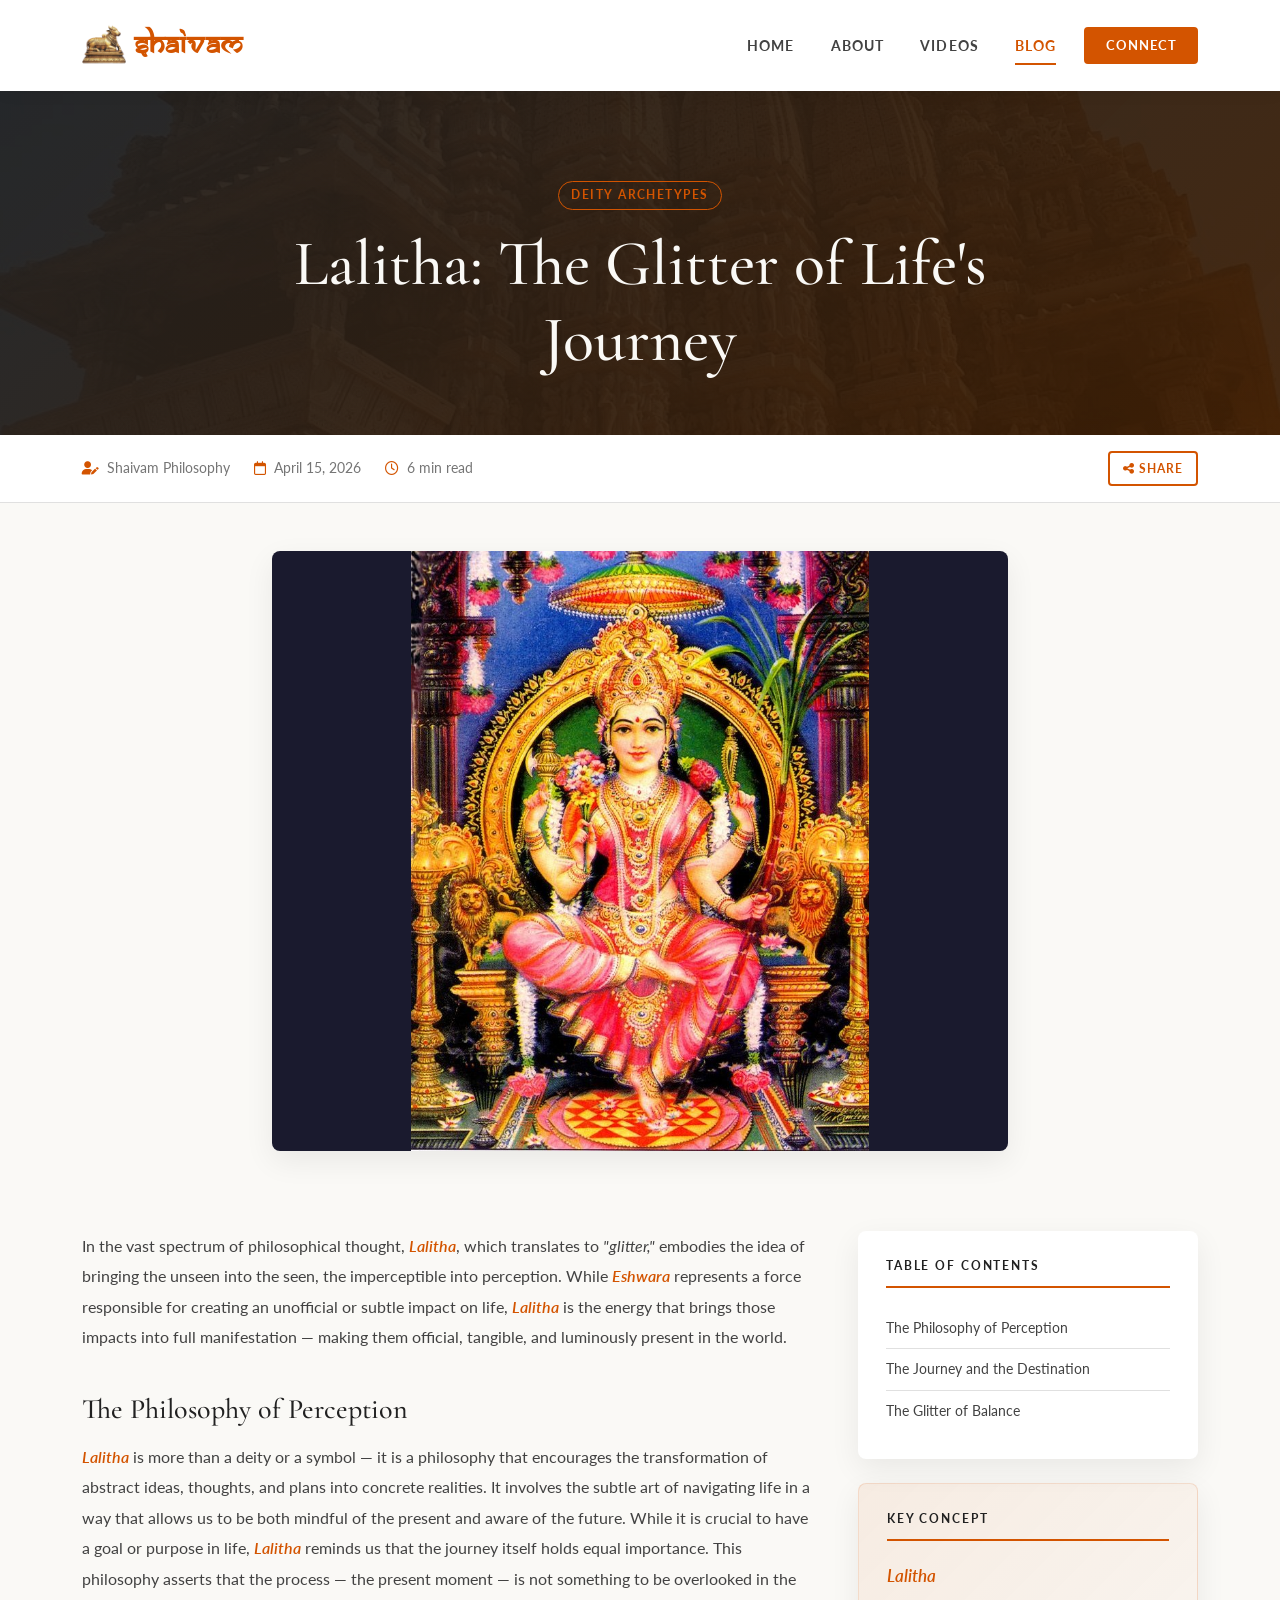
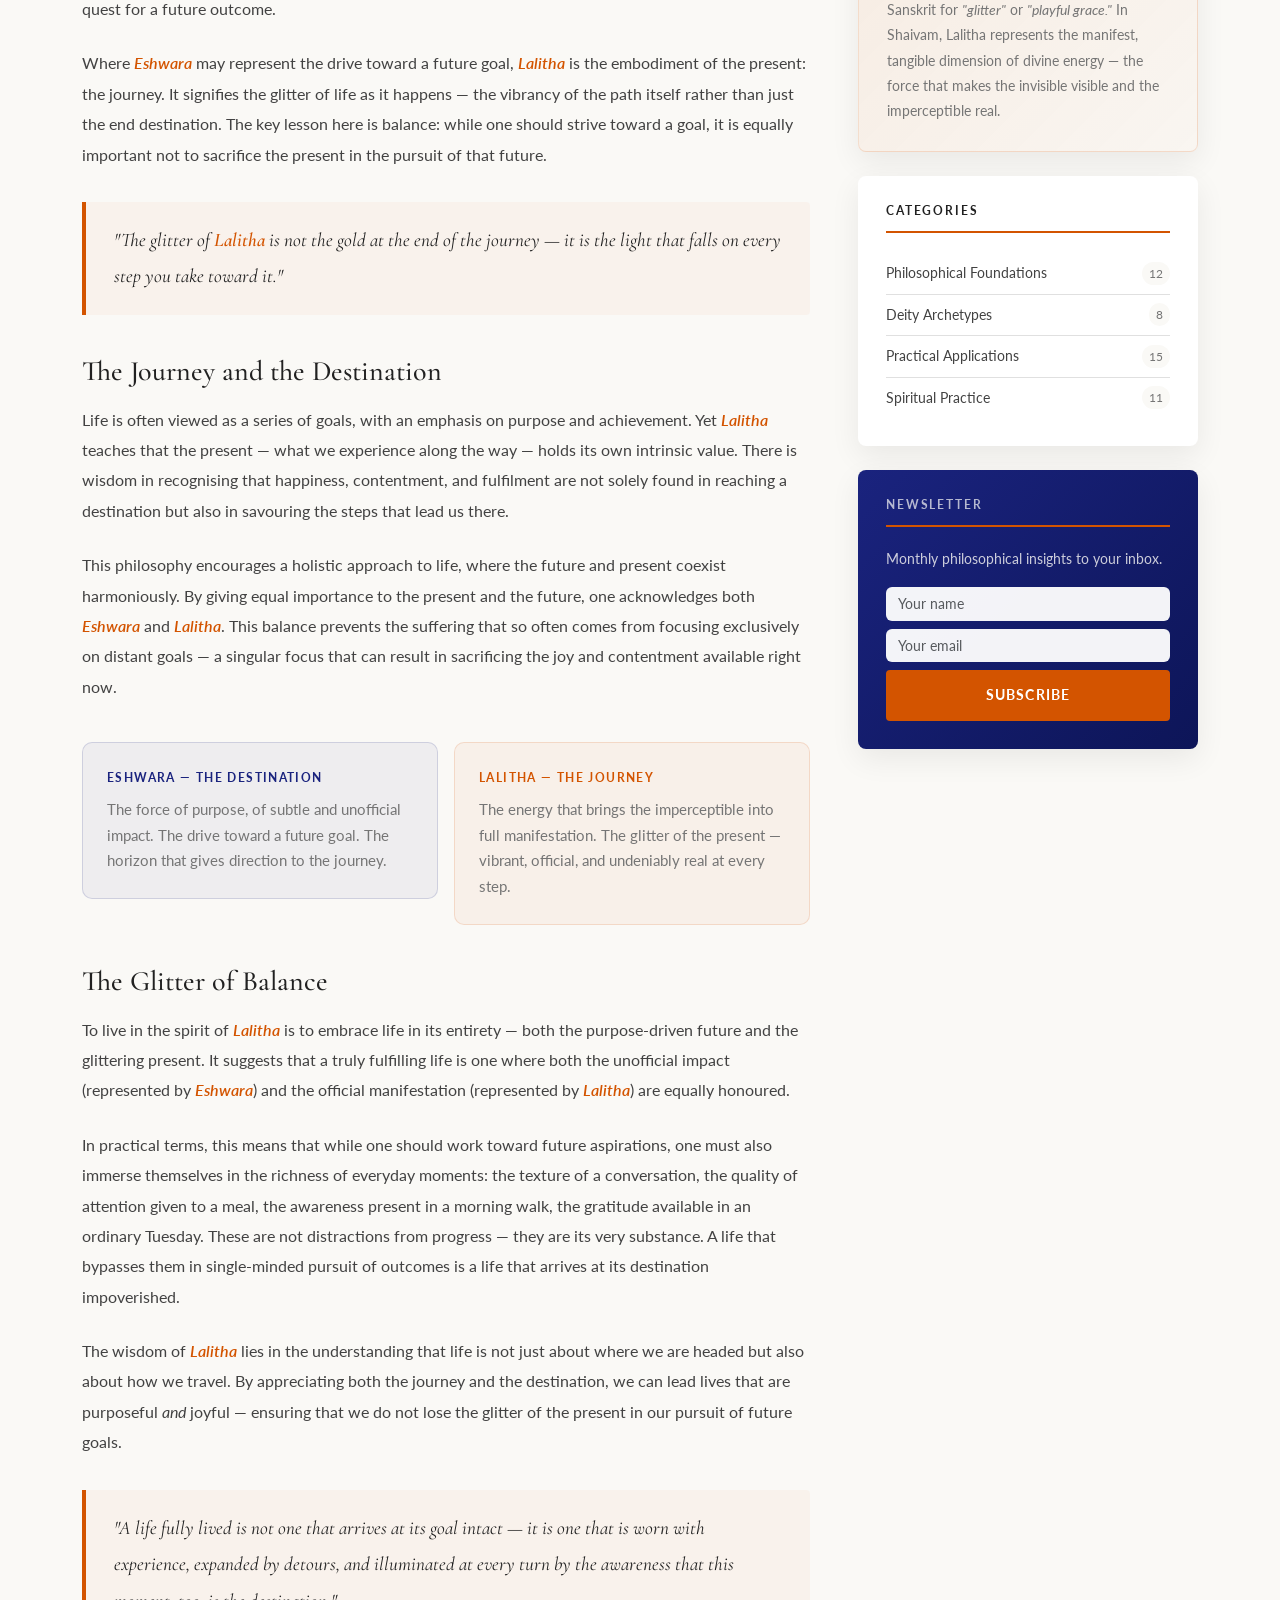
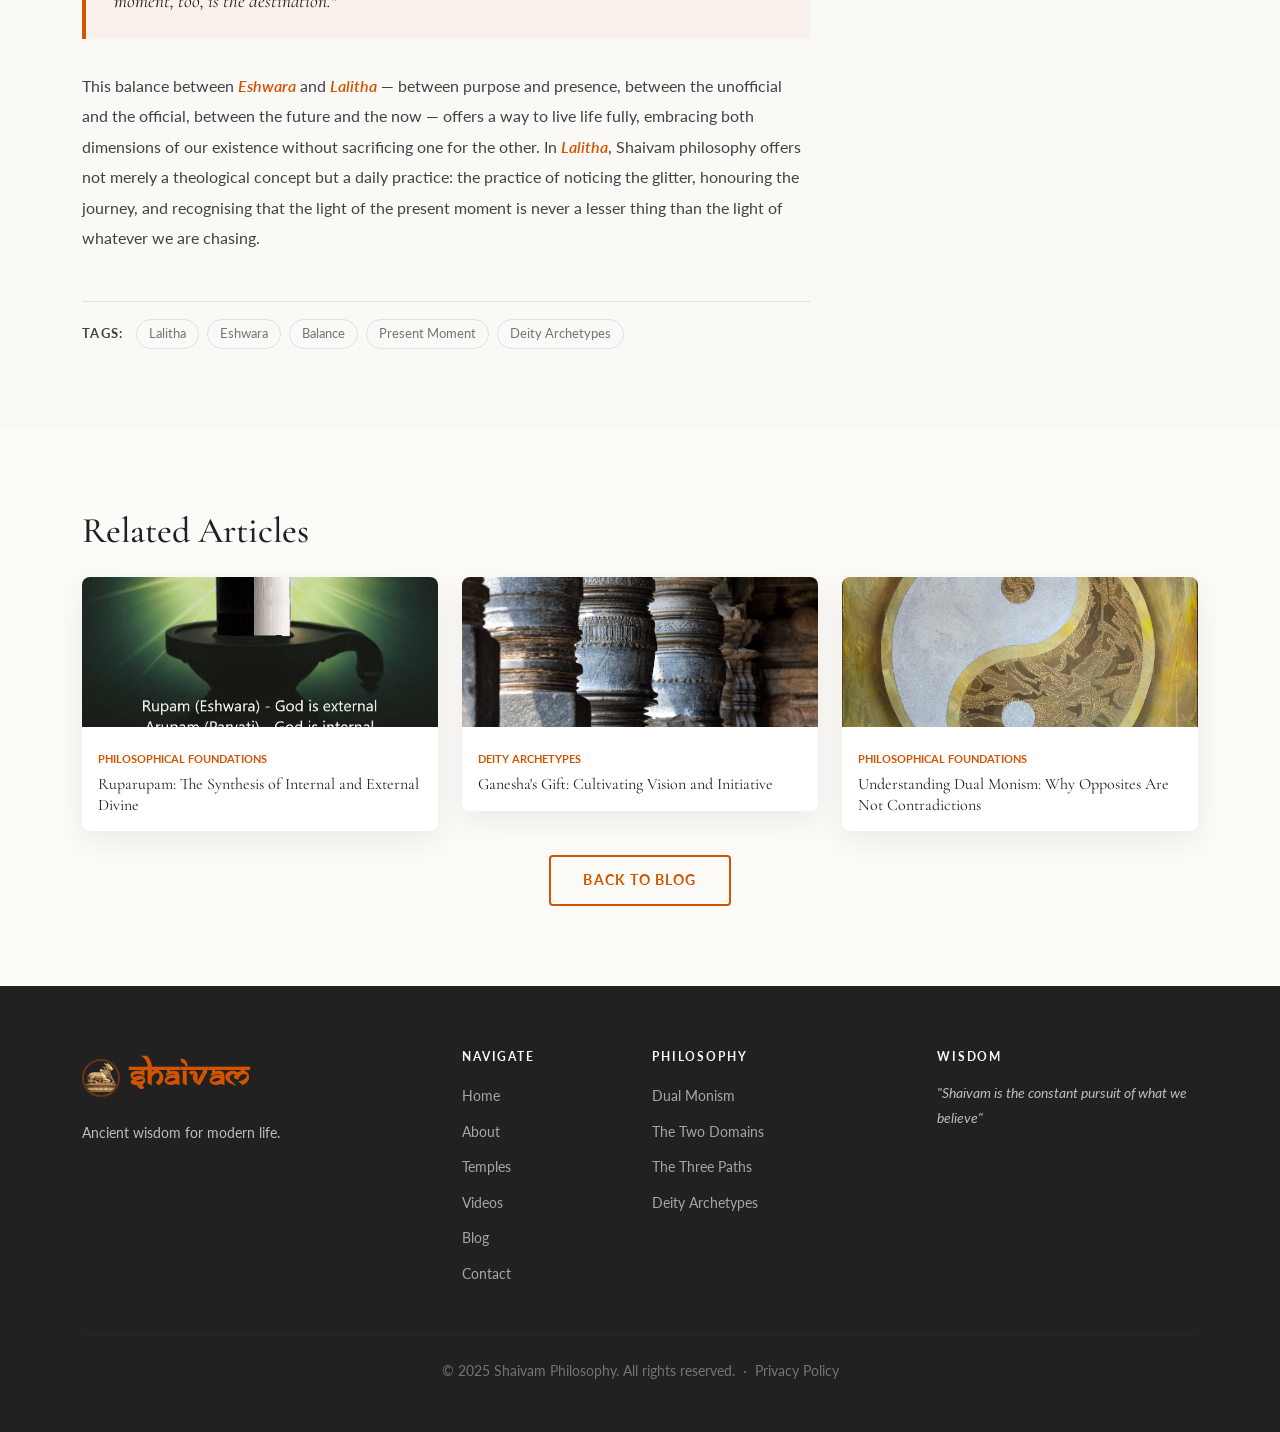
<file: frontend/public/shaivam/blog/lalitha/index.html>
<!DOCTYPE html>
<html lang="en">
<head>
  <!-- Google tag (gtag.js) -->
  <script async src="https://www.googletagmanager.com/gtag/js?id=G-ZM6ST4KGKX"></script>
  <script>
    window.dataLayer = window.dataLayer || [];
    function gtag(){dataLayer.push(arguments);}
    gtag('js', new Date());

    gtag('config', 'G-ZM6ST4KGKX');
  </script>
  <meta charset="UTF-8">
  <meta name="viewport" content="width=device-width, initial-scale=1.0">
  <meta name="description" content="Lalitha — the glitter of life's journey. In Shaivam philosophy, Lalitha embodies the transformation of the imperceptible into the tangible, reminding us that the present journey holds equal value to any future destination.">
  <meta name="keywords" content="Lalitha, glitter, Shaivam, Eshwara, journey, destination, present moment, balance, Parvati, philosophy, deity archetype">
  <meta name="author" content="Shaivam Philosophy">
  <meta name="robots" content="index, follow">
  <title>Lalitha: The Glitter of Life's Journey | Shaivam Blog</title>
  <link rel="canonical" href="https://shaivam.info/blog/lalitha/">
  <meta property="og:type" content="article">
  <meta property="og:title" content="Lalitha: The Glitter of Life's Journey">
  <meta property="og:description" content="In Shaivam philosophy, Lalitha embodies the transformation of the imperceptible into the tangible — the wisdom that the present journey holds equal value to any future destination.">
  <meta property="og:url" content="https://shaivam.info/blog/lalitha/">
  <meta property="og:site_name" content="Shaivam Philosophy">
  <meta property="og:image" content="https://shaivam.info/images/lalitha.jpg">
  <meta property="og:locale" content="en_US">
  <meta property="article:published_time" content="2026-04-15">
  <meta property="article:section" content="Deity Archetypes">
  <meta name="twitter:card" content="summary_large_image">
  <meta name="twitter:title" content="Lalitha: The Glitter of Life's Journey">
  <meta name="twitter:description" content="Lalitha is the energy that brings subtle impact into full manifestation — the glitter of the present, not just the destination.">
  <meta name="twitter:image" content="https://shaivam.info/images/lalitha.jpg">
  <script type="application/ld+json">{"@context":"https://schema.org","@type":"BlogPosting","headline":"Lalitha: The Glitter of Life's Journey","description":"In Shaivam philosophy, Lalitha embodies the transformation of the imperceptible into the tangible — the wisdom that the present journey holds equal value to any future destination.","url":"https://shaivam.info/blog/lalitha/","datePublished":"2026-04-15","author":{"@type":"Organization","name":"Shaivam Philosophy"},"publisher":{"@type":"Organization","name":"Shaivam Philosophy","logo":{"@type":"ImageObject","url":"https://shaivam.info/images/logo.png/"}},"image":"https://shaivam.info/images/lalitha.jpg","isPartOf":{"@type":"Blog","name":"Shaivam Philosophy Blog","url":"https://shaivam.info/blog/"}}</script>
  <link href="https://cdn.jsdelivr.net/npm/bootstrap@5.3.2/dist/css/bootstrap.min.css" rel="stylesheet">
  <link rel="stylesheet" href="https://cdnjs.cloudflare.com/ajax/libs/font-awesome/6.5.0/css/all.min.css">
  <link rel="preconnect" href="https://fonts.googleapis.com">
  <link rel="preconnect" href="https://fonts.gstatic.com" crossorigin>
  <link href="https://fonts.googleapis.com/css2?family=Cormorant+Garamond:ital,wght@0,400;0,500;0,600;0,700;1,400;1,600&family=Lato:wght@300;400;700&display=swap" rel="stylesheet">
  <link rel="icon" type="image/png" href="../../images/logo.png">
  <link rel="apple-touch-icon" href="../../images/logo.png">
  <link rel="stylesheet" href="../../style.css">
  <link rel="alternate" type="application/rss+xml" title="Shaivam Philosophy Blog" href="https://shaivam.info/blog/feed.xml">
</head>
<body>

<!-- NAVBAR -->
<nav class="navbar navbar-expand-lg sticky-top" data-testid="main-navbar">
  <div class="container">
    <a class="navbar-brand d-flex align-items-center gap-2" href="../../" data-testid="navbar-brand">
      <img src="../../images/logo.png" alt="Shaivam Logo" style="height:44px;width:44px;object-fit:cover;border-radius:7px;">
      <span>Shaivam</span>
    </a>
    <button class="navbar-toggler border-0" type="button" data-bs-toggle="collapse" data-bs-target="#mainNav" aria-label="Toggle navigation" data-testid="navbar-toggler">
      <span class="navbar-toggler-icon"></span>
    </button>
    <div class="collapse navbar-collapse" id="mainNav">
      <ul class="navbar-nav ms-auto align-items-lg-center gap-lg-1">
        <li class="nav-item"><a class="nav-link" href="../../" data-testid="home-nav-link">Home</a></li>
        <li class="nav-item"><a class="nav-link" href="../../about/" data-testid="about-nav-link">About</a></li>
        <li class="nav-item"><a class="nav-link" href="../../videos/" data-testid="videos-nav-link">Videos</a></li>
        <li class="nav-item"><a class="nav-link active" href="../" data-page="blog" data-testid="blog-nav-link">Blog</a></li>
        <li class="nav-item ms-lg-2"><a class="btn btn-saffron btn-sm" href="../../contact/" data-testid="contact-nav-btn">Connect</a></li>
      </ul>
    </div>
  </div>
</nav>

<!-- POST HEADER -->
<section class="post-header" data-testid="post-header">
  <div class="container">
    <div class="col-lg-9 mx-auto">
      <span class="post-cat-tag" data-testid="post-category">Deity Archetypes</span>
      <h1 data-testid="post-title">Lalitha: The Glitter of Life's Journey</h1>
    </div>
  </div>
</section>

<!-- POST META -->
<div class="post-meta-bar" data-testid="post-meta-bar">
  <div class="container">
    <div class="d-flex flex-wrap gap-4 align-items-center" style="font-size:0.85rem;color:var(--text-muted);">
      <span><i class="fa-solid fa-user-pen me-1" style="color:var(--primary)"></i> Shaivam Philosophy</span>
      <span><i class="fa-regular fa-calendar me-1" style="color:var(--primary)"></i> April 15, 2026</span>
      <span><i class="fa-regular fa-clock me-1" style="color:var(--primary)"></i> 6 min read</span>
      <div class="ms-auto d-flex gap-2">
        <a href="#" class="btn-outline-saffron" style="padding:0.3rem 0.8rem;font-size:0.78rem;" data-testid="share-btn"><i class="fa-solid fa-share-nodes me-1"></i>Share</a>
      </div>
    </div>
  </div>
</div>

<!-- FEATURED IMAGE -->
<div class="container mt-5">
  <div class="row justify-content-center">
    <div class="col-lg-8 col-md-10">
      <img src="../../images/lalitha.jpg"
           alt="Lalitha — the goddess of beauty, abundance and the glittering present moment in Shaivam tradition"
           class="img-fluid"
           style="border-radius:8px;box-shadow:var(--shadow-soft);width:100%;max-height:600px;object-fit:contain;background:#1a1a2e;"
           loading="eager"
           data-testid="post-featured-image">
    </div>
  </div>
</div>

<!-- POST CONTENT + SIDEBAR -->
<section class="section-padding" data-testid="post-content-section">
  <div class="container">
    <div class="row g-5">

      <!-- ARTICLE -->
      <div class="col-lg-8">
        <article class="post-content" data-testid="post-article">

          <p>In the vast spectrum of philosophical thought, <span class="sanskrit">Lalitha</span>, which translates to <em>"glitter,"</em> embodies the idea of bringing the unseen into the seen, the imperceptible into perception. While <span class="sanskrit">Eshwara</span> represents a force responsible for creating an unofficial or subtle impact on life, <span class="sanskrit">Lalitha</span> is the energy that brings those impacts into full manifestation — making them official, tangible, and luminously present in the world.</p>

          <!-- SECTION 1 -->
          <h2 id="philosophy-of-perception">The Philosophy of Perception</h2>

          <p><span class="sanskrit">Lalitha</span> is more than a deity or a symbol — it is a philosophy that encourages the transformation of abstract ideas, thoughts, and plans into concrete realities. It involves the subtle art of navigating life in a way that allows us to be both mindful of the present and aware of the future. While it is crucial to have a goal or purpose in life, <span class="sanskrit">Lalitha</span> reminds us that the journey itself holds equal importance. This philosophy asserts that the process — the present moment — is not something to be overlooked in the quest for a future outcome.</p>

          <p>Where <span class="sanskrit">Eshwara</span> may represent the drive toward a future goal, <span class="sanskrit">Lalitha</span> is the embodiment of the present: the journey. It signifies the glitter of life as it happens — the vibrancy of the path itself rather than just the end destination. The key lesson here is balance: while one should strive toward a goal, it is equally important not to sacrifice the present in the pursuit of that future.</p>

          <blockquote>
            <p>"The glitter of <span class="sanskrit">Lalitha</span> is not the gold at the end of the journey — it is the light that falls on every step you take toward it."</p>
          </blockquote>

          <!-- SECTION 2 -->
          <h2 id="journey-and-destination">The Journey and the Destination</h2>

          <p>Life is often viewed as a series of goals, with an emphasis on purpose and achievement. Yet <span class="sanskrit">Lalitha</span> teaches that the present — what we experience along the way — holds its own intrinsic value. There is wisdom in recognising that happiness, contentment, and fulfilment are not solely found in reaching a destination but also in savouring the steps that lead us there.</p>

          <p>This philosophy encourages a holistic approach to life, where the future and present coexist harmoniously. By giving equal importance to the present and the future, one acknowledges both <span class="sanskrit">Eshwara</span> and <span class="sanskrit">Lalitha</span>. This balance prevents the suffering that so often comes from focusing exclusively on distant goals — a singular focus that can result in sacrificing the joy and contentment available right now.</p>

          <!-- two-column contrast block -->
          <div class="row g-3 my-4">
            <div class="col-md-6">
              <div style="background:rgba(26,35,126,0.05);border:1px solid rgba(26,35,126,0.15);border-radius:10px;padding:1.5rem;">
                <p style="font-size:0.72rem;font-weight:700;letter-spacing:0.12em;text-transform:uppercase;color:var(--accent);margin-bottom:0.5rem;">Eshwara — The Destination</p>
                <p style="font-size:0.92rem;color:var(--text-muted);margin:0;line-height:1.75;">The force of purpose, of subtle and unofficial impact. The drive toward a future goal. The horizon that gives direction to the journey.</p>
              </div>
            </div>
            <div class="col-md-6">
              <div style="background:rgba(211,84,0,0.05);border:1px solid rgba(211,84,0,0.15);border-radius:10px;padding:1.5rem;">
                <p style="font-size:0.72rem;font-weight:700;letter-spacing:0.12em;text-transform:uppercase;color:var(--primary);margin-bottom:0.5rem;">Lalitha — The Journey</p>
                <p style="font-size:0.92rem;color:var(--text-muted);margin:0;line-height:1.75;">The energy that brings the imperceptible into full manifestation. The glitter of the present — vibrant, official, and undeniably real at every step.</p>
              </div>
            </div>
          </div>

          <!-- SECTION 3 -->
          <h2 id="glitter-of-balance">The Glitter of Balance</h2>

          <p>To live in the spirit of <span class="sanskrit">Lalitha</span> is to embrace life in its entirety — both the purpose-driven future and the glittering present. It suggests that a truly fulfilling life is one where both the unofficial impact (represented by <span class="sanskrit">Eshwara</span>) and the official manifestation (represented by <span class="sanskrit">Lalitha</span>) are equally honoured.</p>

          <p>In practical terms, this means that while one should work toward future aspirations, one must also immerse themselves in the richness of everyday moments: the texture of a conversation, the quality of attention given to a meal, the awareness present in a morning walk, the gratitude available in an ordinary Tuesday. These are not distractions from progress — they are its very substance. A life that bypasses them in single-minded pursuit of outcomes is a life that arrives at its destination impoverished.</p>

          <p>The wisdom of <span class="sanskrit">Lalitha</span> lies in the understanding that life is not just about where we are headed but also about how we travel. By appreciating both the journey and the destination, we can lead lives that are purposeful <em>and</em> joyful — ensuring that we do not lose the glitter of the present in our pursuit of future goals.</p>

          <blockquote>
            <p>"A life fully lived is not one that arrives at its goal intact — it is one that is worn with experience, expanded by detours, and illuminated at every turn by the awareness that this moment, too, is the destination."</p>
          </blockquote>

          <p>This balance between <span class="sanskrit">Eshwara</span> and <span class="sanskrit">Lalitha</span> — between purpose and presence, between the unofficial and the official, between the future and the now — offers a way to live life fully, embracing both dimensions of our existence without sacrificing one for the other. In <span class="sanskrit">Lalitha</span>, Shaivam philosophy offers not merely a theological concept but a daily practice: the practice of noticing the glitter, honouring the journey, and recognising that the light of the present moment is never a lesser thing than the light of whatever we are chasing.</p>

          <!-- TAGS -->
          <div class="mt-5 pt-3" style="border-top:1px solid var(--neutral-light);">
            <strong style="font-size:0.82rem;text-transform:uppercase;letter-spacing:0.1em;">Tags:</strong>
            <span style="display:inline-flex;gap:0.5rem;flex-wrap:wrap;margin-left:0.5rem;">
              <a href="#" style="font-size:0.8rem;padding:0.2rem 0.75rem;border:1px solid var(--neutral-light);border-radius:20px;color:var(--text-muted);" data-testid="tag-lalitha">Lalitha</a>
              <a href="#" style="font-size:0.8rem;padding:0.2rem 0.75rem;border:1px solid var(--neutral-light);border-radius:20px;color:var(--text-muted);" data-testid="tag-eshwara">Eshwara</a>
              <a href="#" style="font-size:0.8rem;padding:0.2rem 0.75rem;border:1px solid var(--neutral-light);border-radius:20px;color:var(--text-muted);" data-testid="tag-balance">Balance</a>
              <a href="#" style="font-size:0.8rem;padding:0.2rem 0.75rem;border:1px solid var(--neutral-light);border-radius:20px;color:var(--text-muted);" data-testid="tag-present-moment">Present Moment</a>
              <a href="#" style="font-size:0.8rem;padding:0.2rem 0.75rem;border:1px solid var(--neutral-light);border-radius:20px;color:var(--text-muted);" data-testid="tag-deity-archetypes">Deity Archetypes</a>
            </span>
          </div>
        </article>
      </div>

      <!-- SIDEBAR -->
      <div class="col-lg-4">
        <div class="sidebar-widget" data-testid="toc-widget">
          <h6>Table of Contents</h6>
          <ul>
            <li><a href="#philosophy-of-perception">The Philosophy of Perception</a></li>
            <li><a href="#journey-and-destination">The Journey and the Destination</a></li>
            <li><a href="#glitter-of-balance">The Glitter of Balance</a></li>
          </ul>
        </div>

        <!-- Key concept card -->
        <div class="sidebar-widget" data-testid="key-concept-widget" style="background:linear-gradient(135deg,rgba(211,84,0,0.08),rgba(211,84,0,0.02));border:1px solid rgba(211,84,0,0.15);">
          <h6>Key Concept</h6>
          <p style="font-size:0.9rem;color:var(--text-muted);line-height:1.75;margin:0;">
            <span class="sanskrit" style="font-size:1.05rem;display:block;margin-bottom:0.4rem;">Lalitha</span>
            Sanskrit for <em>"glitter"</em> or <em>"playful grace."</em> In Shaivam, Lalitha represents the manifest, tangible dimension of divine energy — the force that makes the invisible visible and the imperceptible real.
          </p>
        </div>

        <div class="sidebar-widget" data-testid="categories-widget">
          <h6>Categories</h6>
          <ul>
            <li><a href="#">Philosophical Foundations <span class="count">12</span></a></li>
            <li><a href="#">Deity Archetypes <span class="count">8</span></a></li>
            <li><a href="#">Practical Applications <span class="count">15</span></a></li>
            <li><a href="#">Spiritual Practice <span class="count">11</span></a></li>
          </ul>
        </div>

        <div class="sidebar-widget" style="background:linear-gradient(135deg,var(--accent),#0d1558);color:#fff;" data-testid="newsletter-sidebar-widget">
          <h6 style="color:rgba(250,249,246,0.7);">Newsletter</h6>
          <p style="color:rgba(250,249,246,0.8);font-size:0.88rem;">Monthly philosophical insights to your inbox.</p>
          <form onsubmit="handleNewsletterSubmit(event)">
            <input type="text" class="form-control mb-2" placeholder="Your name" style="font-size:0.9rem;background:rgba(255,255,255,0.95);border:none;">
            <input type="email" class="form-control mb-2" placeholder="Your email" style="font-size:0.9rem;background:rgba(255,255,255,0.95);border:none;">
            <button type="submit" class="btn-saffron" style="width:100%;text-align:center;">Subscribe</button>
          </form>
        </div>
      </div>

    </div>
  </div>
</section>

<!-- RELATED POSTS -->
<section class="section-padding section-alt" data-testid="related-posts-section">
  <div class="container">
    <h3 class="mb-4">Related Articles</h3>
    <div class="row g-4">
      <div class="col-md-4 fade-up">
        <div class="related-card" data-testid="related-post-ruparupam">
          <img src="../../images/ruparupam.jpg" alt="Ruparupam">
          <div class="related-body">
            <span style="font-size:0.7rem;color:var(--primary);font-weight:700;text-transform:uppercase;">Philosophical Foundations</span>
            <div class="related-title mt-1"><a href="../ruparupam/" style="color:var(--neutral-dark);">Ruparupam: The Synthesis of Internal and External Divine</a></div>
          </div>
        </div>
      </div>
      <div class="col-md-4 fade-up">
        <div class="related-card" data-testid="related-post-ganesha">
          <img src="../../images/temple-columns.jpg" alt="Ganesha's Gift">
          <div class="related-body">
            <span style="font-size:0.7rem;color:var(--primary);font-weight:700;text-transform:uppercase;">Deity Archetypes</span>
            <div class="related-title mt-1"><a href="../ganesha-gift/" style="color:var(--neutral-dark);">Ganesha's Gift: Cultivating Vision and Initiative</a></div>
          </div>
        </div>
      </div>
      <div class="col-md-4 fade-up">
        <div class="related-card" data-testid="related-post-dual-monism">
          <img src="../../images/dual-monism.jpg" alt="Dual Monism">
          <div class="related-body">
            <span style="font-size:0.7rem;color:var(--primary);font-weight:700;text-transform:uppercase;">Philosophical Foundations</span>
            <div class="related-title mt-1"><a href="../dual-monism/" style="color:var(--neutral-dark);">Understanding Dual Monism: Why Opposites Are Not Contradictions</a></div>
          </div>
        </div>
      </div>
    </div>
    <div class="text-center mt-4"><a href="../" class="btn-outline-saffron" data-testid="back-to-blog-btn">Back to Blog</a></div>
  </div>
</section>

<!-- FOOTER -->
<footer class="site-footer" data-testid="site-footer">
  <div class="container">
    <div class="row g-4">
      <div class="col-lg-4 col-md-6"><span class="footer-brand"><img src="../../images/logo.png" alt="Nandi" class="footer-nandi-logo"><span class="samarkan-text">Shaivam</span></span><p>Ancient wisdom for modern life.</p></div>
      <div class="col-lg-2 col-md-6"><h6>Navigate</h6><ul>
        <li><a href="../../" data-testid="footer-home-link">Home</a></li>
        <li><a href="../../about/" data-testid="footer-about-link">About</a></li>
        <li><a href="../../temples/" data-testid="footer-temples-link">Temples</a></li>
        <li><a href="../../videos/" data-testid="footer-videos-link">Videos</a></li>
        <li><a href="../" data-testid="footer-blog-link">Blog</a></li>
        <li><a href="../../contact/" data-testid="footer-contact-link">Contact</a></li>
      </ul></div>
      <div class="col-lg-3 col-md-6"><h6>Philosophy</h6><ul>
        <li><a href="../../about/#dual-monism">Dual Monism</a></li>
        <li><a href="../../about/#two-domains">The Two Domains</a></li>
        <li><a href="../../about/#three-paths">The Three Paths</a></li>
        <li><a href="../../about/#deities">Deity Archetypes</a></li>
      </ul></div>
      <div class="col-lg-3 col-md-6"><h6>Wisdom</h6><p class="fst-italic">"Shaivam is the constant pursuit of what we believe"</p></div>
    </div>
    <hr class="footer-divider">
    <p class="footer-bottom">&copy; 2025 Shaivam Philosophy. All rights reserved. &nbsp;&middot;&nbsp; <a href="../../privacy/" style="color:var(--text-muted);">Privacy Policy</a></p>
  </div>
</footer>

<script src="https://cdn.jsdelivr.net/npm/bootstrap@5.3.2/dist/js/bootstrap.bundle.min.js"></script>
<script src="../../script.js"></script>
</body>
</html>
</file>
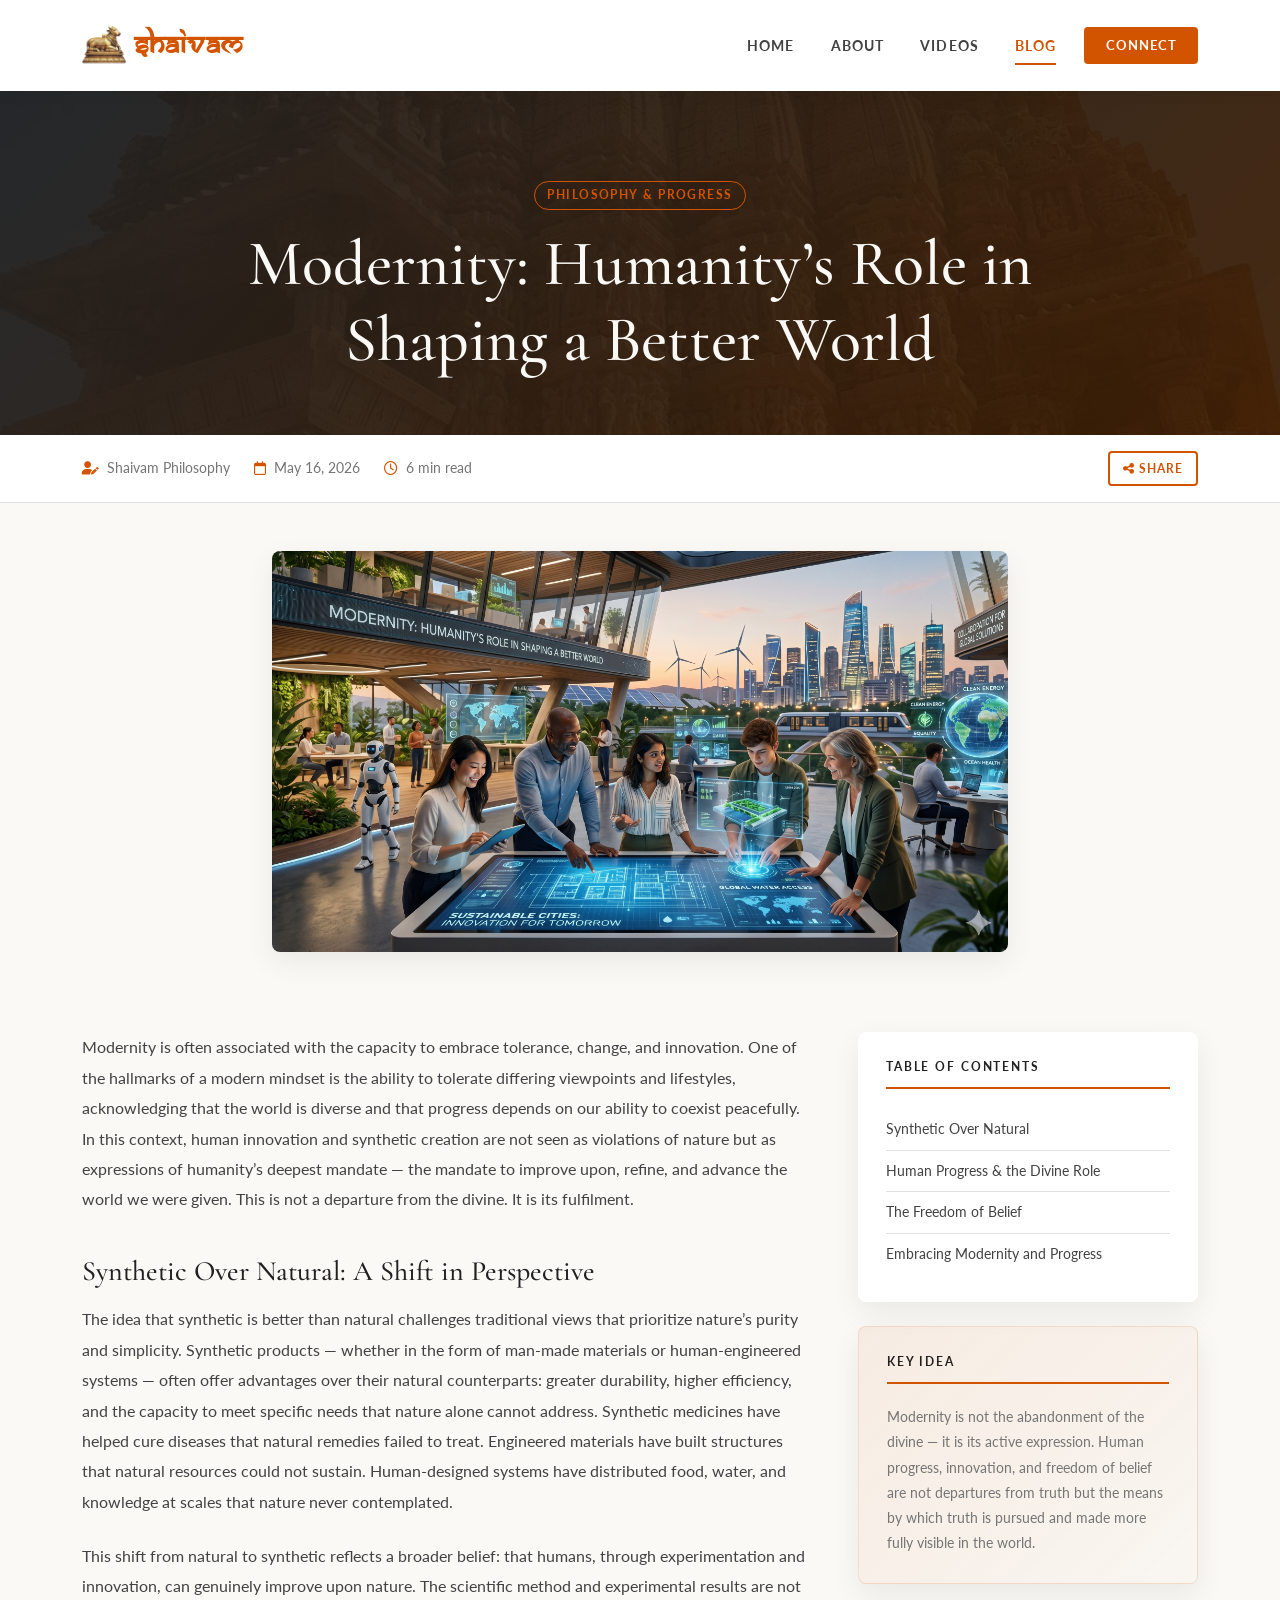
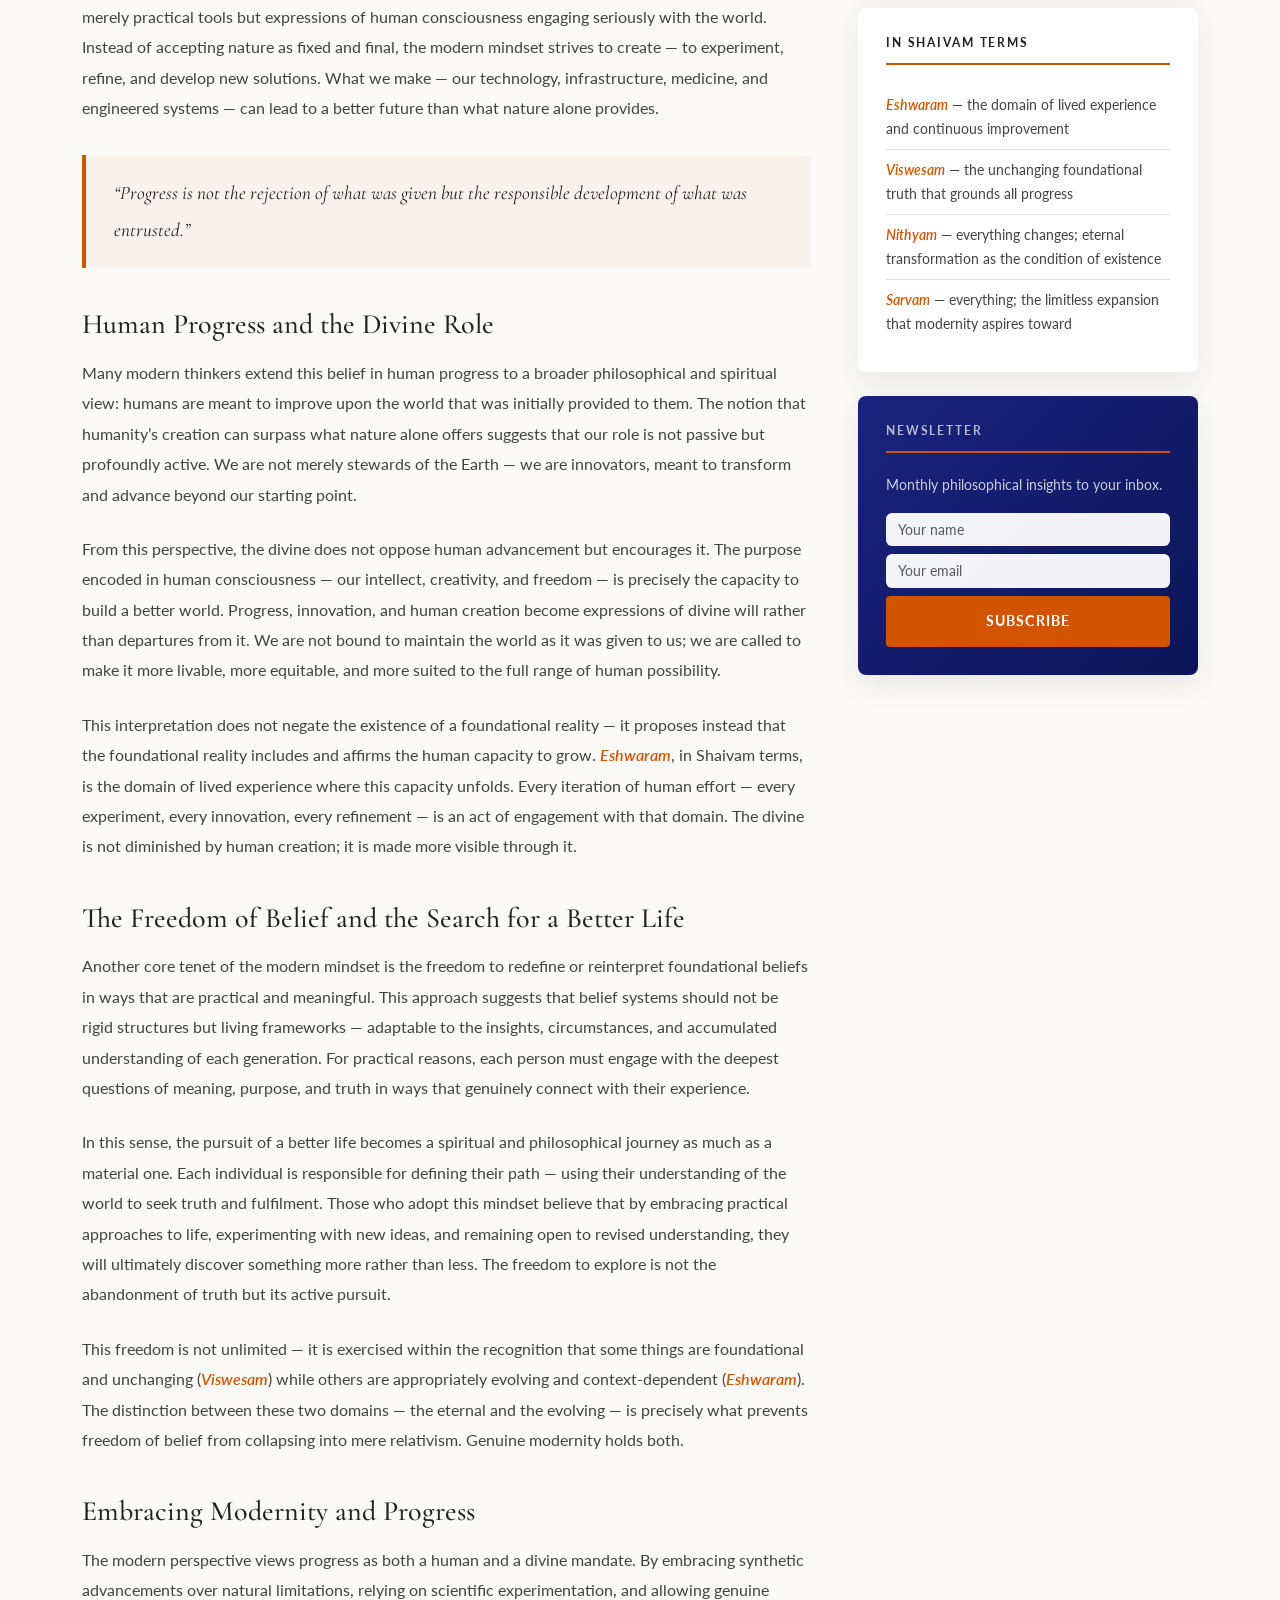
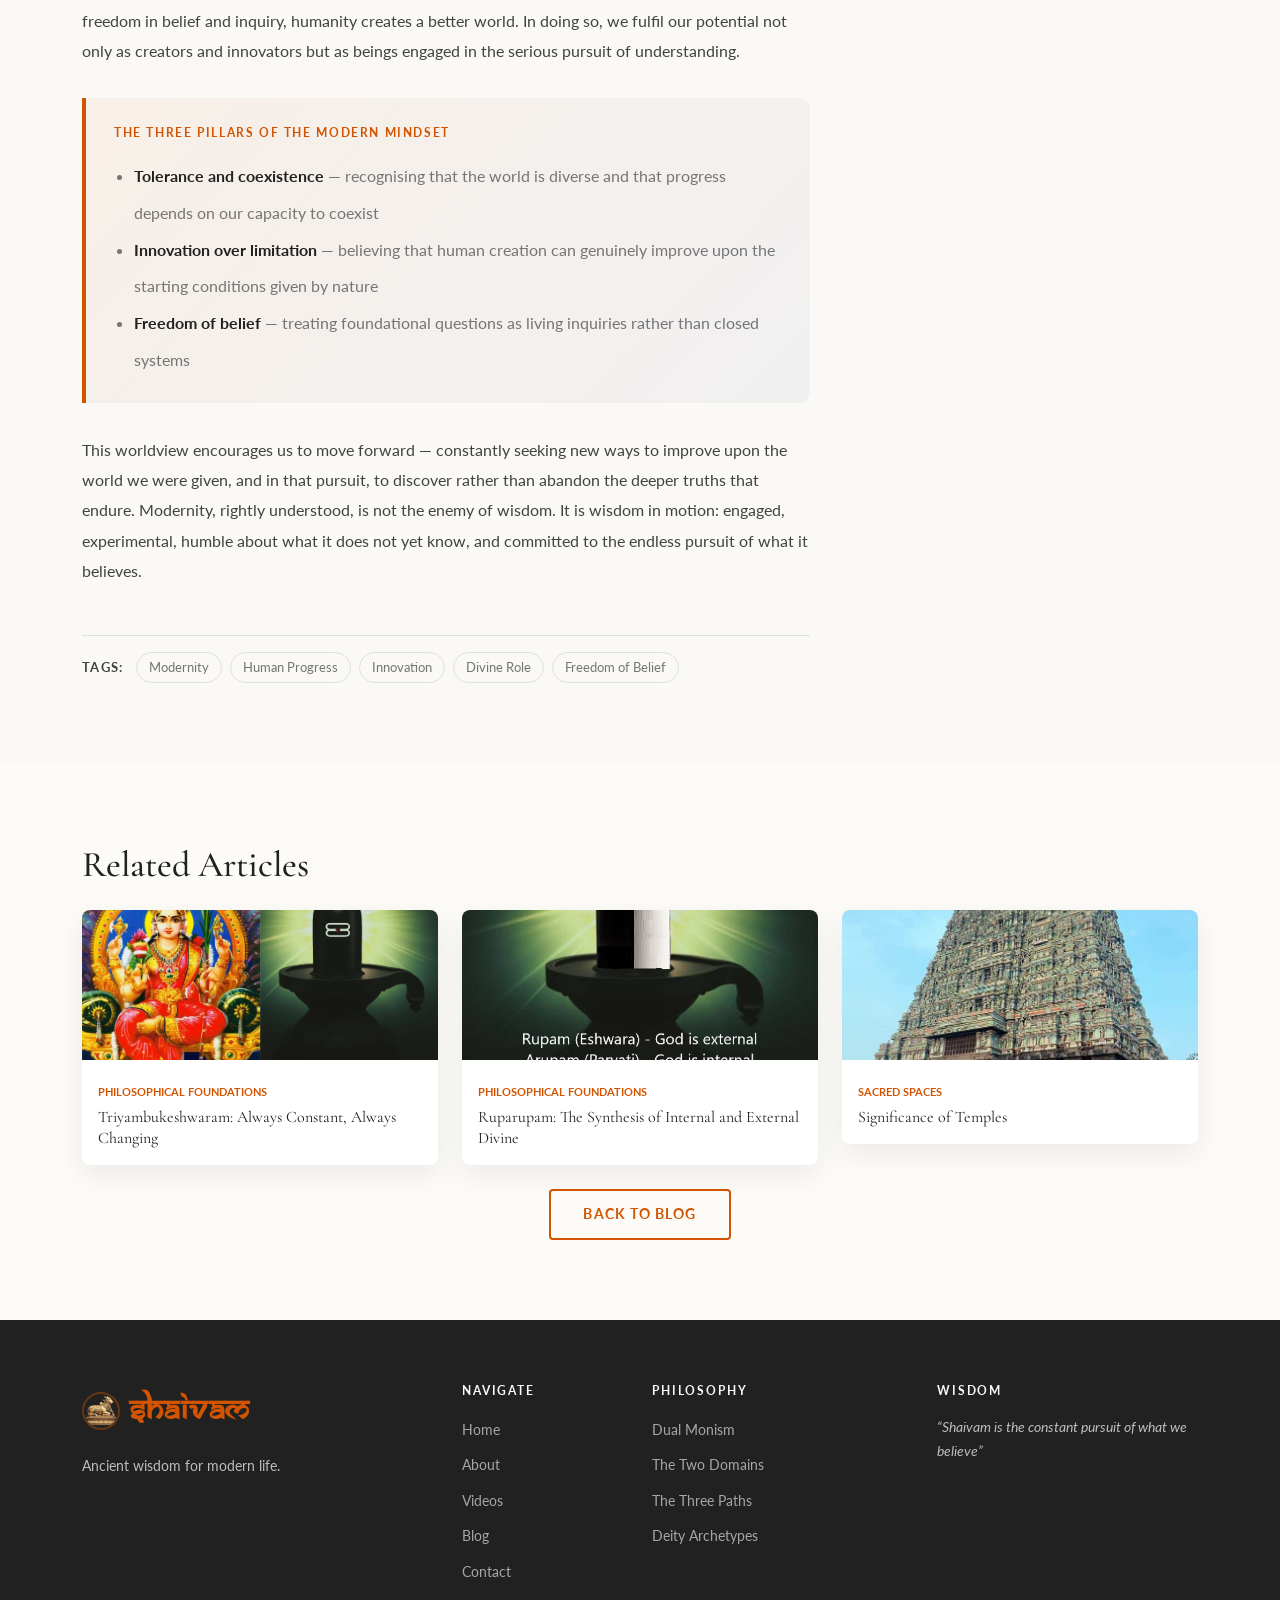
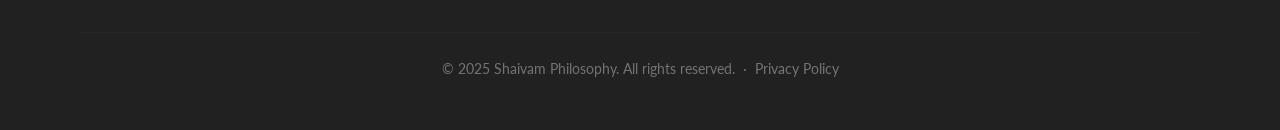
<file: frontend/public/shaivam/blog/modernity/index.html>
<!DOCTYPE html>
<html lang="en">
<head>
  <!-- Google tag (gtag.js) -->
  <script async src="https://www.googletagmanager.com/gtag/js?id=G-ZM6ST4KGKX"></script>
  <script>
    window.dataLayer = window.dataLayer || [];
    function gtag(){dataLayer.push(arguments);}
    gtag('js', new Date());
    gtag('config', 'G-ZM6ST4KGKX');
  </script>
  <meta charset="UTF-8">
  <meta name="viewport" content="width=device-width, initial-scale=1.0">
  <meta name="description" content="Modernity is humanity's active mandate to improve upon the world we were given — through tolerance, innovation, and the freedom to redefine belief. A Shaivam perspective on progress, the synthetic over natural, and the divine role in human advancement.">
  <meta name="keywords" content="modernity, Shaivam philosophy, human progress, synthetic vs natural, divine role, freedom of belief, innovation, Eshwaram, progress and spirituality">
  <meta name="author" content="Shaivam Philosophy">
  <meta name="robots" content="index, follow">
  <title>Modernity: Humanity's Role in Shaping a Better World | Shaivam Blog</title>
  <link rel="canonical" href="https://shaivam.info/blog/modernity/">
  <meta property="og:type" content="article">
  <meta property="og:title" content="Modernity: Humanity's Role in Shaping a Better World">
  <meta property="og:description" content="Modernity is not the rejection of the divine — it is its fulfilment. A Shaivam perspective on why human progress, innovation, and the freedom to redefine belief are expressions of the same divine mandate.">
  <meta property="og:url" content="https://shaivam.info/blog/modernity/">
  <meta property="og:site_name" content="Shaivam Philosophy">
  <meta property="og:image" content="https://shaivam.info/images/modernity.png">
  <meta property="og:locale" content="en_US">
  <meta property="article:published_time" content="2026-05-16">
  <meta property="article:section" content="Philosophy &amp; Progress">
  <meta name="twitter:card" content="summary_large_image">
  <meta name="twitter:title" content="Modernity: Humanity's Role in Shaping a Better World">
  <meta name="twitter:description" content="Why human progress, innovation, and the freedom to redefine belief are expressions of the divine mandate — not departures from it.">
  <meta name="twitter:image" content="https://shaivam.info/images/modernity.png">
  <script type="application/ld+json">{"@context":"https://schema.org","@type":"BlogPosting","headline":"Modernity: Humanity's Role in Shaping a Better World","description":"Modernity is humanity's active mandate to improve upon the world — through tolerance, innovation, and the freedom to redefine belief.","url":"https://shaivam.info/blog/modernity/","datePublished":"2026-05-16","author":{"@type":"Organization","name":"Shaivam Philosophy"},"publisher":{"@type":"Organization","name":"Shaivam Philosophy","logo":{"@type":"ImageObject","url":"https://shaivam.info/images/logo.png"}},"image":"https://shaivam.info/images/modernity.png","isPartOf":{"@type":"Blog","name":"Shaivam Philosophy Blog","url":"https://shaivam.info/blog/"}}</script>
  <link href="https://cdn.jsdelivr.net/npm/bootstrap@5.3.2/dist/css/bootstrap.min.css" rel="stylesheet">
  <link rel="stylesheet" href="https://cdnjs.cloudflare.com/ajax/libs/font-awesome/6.5.0/css/all.min.css">
  <link rel="preconnect" href="https://fonts.googleapis.com">
  <link rel="preconnect" href="https://fonts.gstatic.com" crossorigin>
  <link href="https://fonts.googleapis.com/css2?family=Cormorant+Garamond:ital,wght@0,400;0,500;0,600;0,700;1,400;1,600&family=Lato:wght@300;400;700&display=swap" rel="stylesheet">
  <link rel="icon" type="image/png" href="../../images/logo.png">
  <link rel="apple-touch-icon" href="../../images/logo.png">
  <link rel="stylesheet" href="../../style.css">
  <link rel="alternate" type="application/rss+xml" title="Shaivam Philosophy Blog" href="https://shaivam.info/blog/feed.xml">
</head>
<body>

<!-- NAVBAR -->
<nav class="navbar navbar-expand-lg sticky-top" data-testid="main-navbar">
  <div class="container">
    <a class="navbar-brand d-flex align-items-center gap-2" href="../../" data-testid="navbar-brand">
      <img src="../../images/logo.png" alt="Shaivam Logo" style="height:44px;width:44px;object-fit:cover;border-radius:7px;">
      <span>Shaivam</span>
    </a>
    <button class="navbar-toggler border-0" type="button" data-bs-toggle="collapse" data-bs-target="#mainNav" aria-label="Toggle navigation" data-testid="navbar-toggler">
      <span class="navbar-toggler-icon"></span>
    </button>
    <div class="collapse navbar-collapse" id="mainNav">
      <ul class="navbar-nav ms-auto align-items-lg-center gap-lg-1">
        <li class="nav-item"><a class="nav-link" href="../../" data-testid="home-nav-link">Home</a></li>
        <li class="nav-item"><a class="nav-link" href="../../about/" data-testid="about-nav-link">About</a></li>
        <li class="nav-item"><a class="nav-link" href="../../videos/" data-testid="videos-nav-link">Videos</a></li>
        <li class="nav-item"><a class="nav-link active" href="../" data-page="blog" data-testid="blog-nav-link">Blog</a></li>
        <li class="nav-item ms-lg-2"><a class="btn btn-saffron btn-sm" href="../../contact/" data-testid="contact-nav-btn">Connect</a></li>
      </ul>
    </div>
  </div>
</nav>

<!-- POST HEADER -->
<section class="post-header" data-testid="post-header">
  <div class="container">
    <div class="col-lg-9 mx-auto">
      <span class="post-cat-tag" data-testid="post-category">Philosophy &amp; Progress</span>
      <h1 data-testid="post-title">Modernity: Humanity&#8217;s Role in Shaping a Better World</h1>
    </div>
  </div>
</section>

<!-- POST META -->
<div class="post-meta-bar" data-testid="post-meta-bar">
  <div class="container">
    <div class="d-flex flex-wrap gap-4 align-items-center" style="font-size:0.85rem;color:var(--text-muted);">
      <span><i class="fa-solid fa-user-pen me-1" style="color:var(--primary)"></i> Shaivam Philosophy</span>
      <span><i class="fa-regular fa-calendar me-1" style="color:var(--primary)"></i> May 16, 2026</span>
      <span><i class="fa-regular fa-clock me-1" style="color:var(--primary)"></i> 6 min read</span>
      <div class="ms-auto">
        <a href="#" class="btn-outline-saffron" style="padding:0.3rem 0.8rem;font-size:0.78rem;" data-testid="share-btn"><i class="fa-solid fa-share-nodes me-1"></i>Share</a>
      </div>
    </div>
  </div>
</div>

<!-- FEATURED IMAGE -->
<div class="container mt-5">
  <div class="row justify-content-center">
    <div class="col-lg-8 col-md-10">
      <img src="../../images/modernity.png"
           alt="Modernity — humanity collaborating around a holographic interface, a sustainable futuristic city in the background"
           class="img-fluid"
           style="border-radius:8px;box-shadow:var(--shadow-soft);width:100%;max-height:620px;object-fit:cover;object-position:center top;"
           loading="eager"
           data-testid="post-featured-image">
    </div>
  </div>
</div>

<!-- POST CONTENT + SIDEBAR -->
<section class="section-padding" data-testid="post-content-section">
  <div class="container">
    <div class="row g-5">

      <!-- ARTICLE -->
      <div class="col-lg-8">
        <article class="post-content" data-testid="post-article">

          <p>Modernity is often associated with the capacity to embrace tolerance, change, and innovation. One of the hallmarks of a modern mindset is the ability to tolerate differing viewpoints and lifestyles, acknowledging that the world is diverse and that progress depends on our ability to coexist peacefully. In this context, human innovation and synthetic creation are not seen as violations of nature but as expressions of humanity&#8217;s deepest mandate &#8212; the mandate to improve upon, refine, and advance the world we were given. This is not a departure from the divine. It is its fulfilment.</p>

          <h2 id="synthetic-natural">Synthetic Over Natural: A Shift in Perspective</h2>

          <p>The idea that synthetic is better than natural challenges traditional views that prioritize nature&#8217;s purity and simplicity. Synthetic products &#8212; whether in the form of man-made materials or human-engineered systems &#8212; often offer advantages over their natural counterparts: greater durability, higher efficiency, and the capacity to meet specific needs that nature alone cannot address. Synthetic medicines have helped cure diseases that natural remedies failed to treat. Engineered materials have built structures that natural resources could not sustain. Human-designed systems have distributed food, water, and knowledge at scales that nature never contemplated.</p>

          <p>This shift from natural to synthetic reflects a broader belief: that humans, through experimentation and innovation, can genuinely improve upon nature. The scientific method and experimental results are not merely practical tools but expressions of human consciousness engaging seriously with the world. Instead of accepting nature as fixed and final, the modern mindset strives to create &#8212; to experiment, refine, and develop new solutions. What we make &#8212; our technology, infrastructure, medicine, and engineered systems &#8212; can lead to a better future than what nature alone provides.</p>

          <blockquote>
            <p>&#8220;Progress is not the rejection of what was given but the responsible development of what was entrusted.&#8221;</p>
          </blockquote>

          <h2 id="divine-role">Human Progress and the Divine Role</h2>

          <p>Many modern thinkers extend this belief in human progress to a broader philosophical and spiritual view: humans are meant to improve upon the world that was initially provided to them. The notion that humanity&#8217;s creation can surpass what nature alone offers suggests that our role is not passive but profoundly active. We are not merely stewards of the Earth &#8212; we are innovators, meant to transform and advance beyond our starting point.</p>

          <p>From this perspective, the divine does not oppose human advancement but encourages it. The purpose encoded in human consciousness &#8212; our intellect, creativity, and freedom &#8212; is precisely the capacity to build a better world. Progress, innovation, and human creation become expressions of divine will rather than departures from it. We are not bound to maintain the world as it was given to us; we are called to make it more livable, more equitable, and more suited to the full range of human possibility.</p>

          <p>This interpretation does not negate the existence of a foundational reality &#8212; it proposes instead that the foundational reality includes and affirms the human capacity to grow. <span class="sanskrit">Eshwaram</span>, in Shaivam terms, is the domain of lived experience where this capacity unfolds. Every iteration of human effort &#8212; every experiment, every innovation, every refinement &#8212; is an act of engagement with that domain. The divine is not diminished by human creation; it is made more visible through it.</p>

          <h2 id="freedom-belief">The Freedom of Belief and the Search for a Better Life</h2>

          <p>Another core tenet of the modern mindset is the freedom to redefine or reinterpret foundational beliefs in ways that are practical and meaningful. This approach suggests that belief systems should not be rigid structures but living frameworks &#8212; adaptable to the insights, circumstances, and accumulated understanding of each generation. For practical reasons, each person must engage with the deepest questions of meaning, purpose, and truth in ways that genuinely connect with their experience.</p>

          <p>In this sense, the pursuit of a better life becomes a spiritual and philosophical journey as much as a material one. Each individual is responsible for defining their path &#8212; using their understanding of the world to seek truth and fulfilment. Those who adopt this mindset believe that by embracing practical approaches to life, experimenting with new ideas, and remaining open to revised understanding, they will ultimately discover something more rather than less. The freedom to explore is not the abandonment of truth but its active pursuit.</p>

          <p>This freedom is not unlimited &#8212; it is exercised within the recognition that some things are foundational and unchanging (<span class="sanskrit">Viswesam</span>) while others are appropriately evolving and context-dependent (<span class="sanskrit">Eshwaram</span>). The distinction between these two domains &#8212; the eternal and the evolving &#8212; is precisely what prevents freedom of belief from collapsing into mere relativism. Genuine modernity holds both.</p>

          <h2 id="embracing-modernity">Embracing Modernity and Progress</h2>

          <p>The modern perspective views progress as both a human and a divine mandate. By embracing synthetic advancements over natural limitations, relying on scientific experimentation, and allowing genuine freedom in belief and inquiry, humanity creates a better world. In doing so, we fulfil our potential not only as creators and innovators but as beings engaged in the serious pursuit of understanding.</p>

          <!-- Key principles highlight -->
          <div style="background:linear-gradient(135deg,rgba(211,84,0,0.06),rgba(26,35,126,0.04));border-left:4px solid var(--primary);border-radius:0 10px 10px 0;padding:1.5rem 1.75rem;margin:2rem 0;">
            <p style="font-size:0.72rem;font-weight:700;letter-spacing:0.14em;text-transform:uppercase;color:var(--primary);margin-bottom:0.85rem;">The Three Pillars of the Modern Mindset</p>
            <ul style="color:var(--text-muted);line-height:2.3;margin:0;padding-left:1.25rem;">
              <li><strong style="color:var(--neutral-dark);">Tolerance and coexistence</strong> &#8212; recognising that the world is diverse and that progress depends on our capacity to coexist</li>
              <li><strong style="color:var(--neutral-dark);">Innovation over limitation</strong> &#8212; believing that human creation can genuinely improve upon the starting conditions given by nature</li>
              <li><strong style="color:var(--neutral-dark);">Freedom of belief</strong> &#8212; treating foundational questions as living inquiries rather than closed systems</li>
            </ul>
          </div>

          <p>This worldview encourages us to move forward &#8212; constantly seeking new ways to improve upon the world we were given, and in that pursuit, to discover rather than abandon the deeper truths that endure. Modernity, rightly understood, is not the enemy of wisdom. It is wisdom in motion: engaged, experimental, humble about what it does not yet know, and committed to the endless pursuit of what it believes.</p>

          <!-- TAGS -->
          <div class="mt-5 pt-3" style="border-top:1px solid var(--neutral-light);">
            <strong style="font-size:0.82rem;text-transform:uppercase;letter-spacing:0.1em;">Tags:</strong>
            <span style="display:inline-flex;gap:0.5rem;flex-wrap:wrap;margin-left:0.5rem;">
              <a href="#" style="font-size:0.8rem;padding:0.2rem 0.75rem;border:1px solid var(--neutral-light);border-radius:20px;color:var(--text-muted);" data-testid="tag-modernity">Modernity</a>
              <a href="#" style="font-size:0.8rem;padding:0.2rem 0.75rem;border:1px solid var(--neutral-light);border-radius:20px;color:var(--text-muted);" data-testid="tag-progress">Human Progress</a>
              <a href="#" style="font-size:0.8rem;padding:0.2rem 0.75rem;border:1px solid var(--neutral-light);border-radius:20px;color:var(--text-muted);" data-testid="tag-innovation">Innovation</a>
              <a href="#" style="font-size:0.8rem;padding:0.2rem 0.75rem;border:1px solid var(--neutral-light);border-radius:20px;color:var(--text-muted);" data-testid="tag-divine-role">Divine Role</a>
              <a href="#" style="font-size:0.8rem;padding:0.2rem 0.75rem;border:1px solid var(--neutral-light);border-radius:20px;color:var(--text-muted);" data-testid="tag-freedom">Freedom of Belief</a>
            </span>
          </div>
        </article>
      </div>

      <!-- SIDEBAR -->
      <div class="col-lg-4">
        <div class="sidebar-widget" data-testid="toc-widget">
          <h6>Table of Contents</h6>
          <ul>
            <li><a href="#synthetic-natural">Synthetic Over Natural</a></li>
            <li><a href="#divine-role">Human Progress &amp; the Divine Role</a></li>
            <li><a href="#freedom-belief">The Freedom of Belief</a></li>
            <li><a href="#embracing-modernity">Embracing Modernity and Progress</a></li>
          </ul>
        </div>

        <!-- Key concept -->
        <div class="sidebar-widget" data-testid="key-concept-widget" style="background:linear-gradient(135deg,rgba(211,84,0,0.08),rgba(211,84,0,0.02));border:1px solid rgba(211,84,0,0.15);">
          <h6>Key Idea</h6>
          <p style="font-size:0.9rem;color:var(--text-muted);line-height:1.75;margin:0;">
            Modernity is not the abandonment of the divine &#8212; it is its active expression. Human progress, innovation, and freedom of belief are not departures from truth but the means by which truth is pursued and made more fully visible in the world.
          </p>
        </div>

        <!-- Connection to Shaivam -->
        <div class="sidebar-widget" data-testid="shaivam-connection-widget">
          <h6>In Shaivam Terms</h6>
          <ul style="font-size:0.88rem;">
            <li style="padding:0.5rem 0;border-bottom:1px solid var(--neutral-light);"><span class="sanskrit">Eshwaram</span> &#8212; the domain of lived experience and continuous improvement</li>
            <li style="padding:0.5rem 0;border-bottom:1px solid var(--neutral-light);"><span class="sanskrit">Viswesam</span> &#8212; the unchanging foundational truth that grounds all progress</li>
            <li style="padding:0.5rem 0;border-bottom:1px solid var(--neutral-light);"><span class="sanskrit">Nithyam</span> &#8212; everything changes; eternal transformation as the condition of existence</li>
            <li style="padding:0.5rem 0;"><span class="sanskrit">Sarvam</span> &#8212; everything; the limitless expansion that modernity aspires toward</li>
          </ul>
        </div>

        <div class="sidebar-widget" style="background:linear-gradient(135deg,var(--accent),#0d1558);color:#fff;" data-testid="newsletter-sidebar-widget">
          <h6 style="color:rgba(250,249,246,0.7);">Newsletter</h6>
          <p style="color:rgba(250,249,246,0.8);font-size:0.88rem;">Monthly philosophical insights to your inbox.</p>
          <form onsubmit="handleNewsletterSubmit(event)">
            <input type="text" class="form-control mb-2" placeholder="Your name" style="font-size:0.9rem;background:rgba(255,255,255,0.95);border:none;">
            <input type="email" class="form-control mb-2" placeholder="Your email" style="font-size:0.9rem;background:rgba(255,255,255,0.95);border:none;">
            <button type="submit" class="btn-saffron" style="width:100%;text-align:center;">Subscribe</button>
          </form>
        </div>
      </div>

    </div>
  </div>
</section>

<!-- RELATED POSTS -->
<section class="section-padding section-alt" data-testid="related-posts-section">
  <div class="container">
    <h3 class="mb-4">Related Articles</h3>
    <div class="row g-4">
      <div class="col-md-4 fade-up">
        <div class="related-card" data-testid="related-post-triyambukeshwaram">
          <img src="../../images/triyambukeshwaram.png" alt="Triyambukeshwaram">
          <div class="related-body">
            <span style="font-size:0.7rem;color:var(--primary);font-weight:700;text-transform:uppercase;">Philosophical Foundations</span>
            <div class="related-title mt-1"><a href="../triyambukeshwaram/" style="color:var(--neutral-dark);">Triyambukeshwaram: Always Constant, Always Changing</a></div>
          </div>
        </div>
      </div>
      <div class="col-md-4 fade-up">
        <div class="related-card" data-testid="related-post-ruparupam">
          <img src="../../images/ruparupam.jpg" alt="Ruparupam">
          <div class="related-body">
            <span style="font-size:0.7rem;color:var(--primary);font-weight:700;text-transform:uppercase;">Philosophical Foundations</span>
            <div class="related-title mt-1"><a href="../ruparupam/" style="color:var(--neutral-dark);">Ruparupam: The Synthesis of Internal and External Divine</a></div>
          </div>
        </div>
      </div>
      <div class="col-md-4 fade-up">
        <div class="related-card" data-testid="related-post-significance">
          <img src="../../images/gopuram.jpg" alt="Significance of Temples">
          <div class="related-body">
            <span style="font-size:0.7rem;color:var(--primary);font-weight:700;text-transform:uppercase;">Sacred Spaces</span>
            <div class="related-title mt-1"><a href="../significance-of-temples/" style="color:var(--neutral-dark);">Significance of Temples</a></div>
          </div>
        </div>
      </div>
    </div>
    <div class="text-center mt-4"><a href="../" class="btn-outline-saffron" data-testid="back-to-blog-btn">Back to Blog</a></div>
  </div>
</section>

<!-- FOOTER -->
<footer class="site-footer" data-testid="site-footer">
  <div class="container">
    <div class="row g-4">
      <div class="col-lg-4 col-md-6"><span class="footer-brand"><img src="../../images/logo.png" alt="Nandi" class="footer-nandi-logo"><span class="samarkan-text">Shaivam</span></span><p>Ancient wisdom for modern life.</p></div>
      <div class="col-lg-2 col-md-6"><h6>Navigate</h6><ul>
        <li><a href="../../">Home</a></li>
        <li><a href="../../about/">About</a></li>
        <li><a href="../../videos/">Videos</a></li>
        <li><a href="../">Blog</a></li>
        <li><a href="../../contact/">Contact</a></li>
      </ul></div>
      <div class="col-lg-3 col-md-6"><h6>Philosophy</h6><ul>
        <li><a href="../../about/#dual-monism">Dual Monism</a></li>
        <li><a href="../../about/#two-domains">The Two Domains</a></li>
        <li><a href="../../about/#three-paths">The Three Paths</a></li>
        <li><a href="../../about/#deities">Deity Archetypes</a></li>
      </ul></div>
      <div class="col-lg-3 col-md-6"><h6>Wisdom</h6><p class="fst-italic">&#8220;Shaivam is the constant pursuit of what we believe&#8221;</p></div>
    </div>
    <hr class="footer-divider">
    <p class="footer-bottom">&copy; 2025 Shaivam Philosophy. All rights reserved. &nbsp;&middot;&nbsp; <a href="../../privacy/" style="color:var(--text-muted);">Privacy Policy</a></p>
  </div>
</footer>

<script src="https://cdn.jsdelivr.net/npm/bootstrap@5.3.2/dist/js/bootstrap.bundle.min.js"></script>
<script src="../../script.js"></script>
</body>
</html>
</file>
<file: frontend/public/shaivam/style.css>
/* ===== CUSTOM FONTS ===== */
@font-face {
  font-family: 'Samarkan';
  src: url('fonts/samarkan.ttf') format('truetype');
  font-weight: normal;
  font-style: normal;
  font-display: swap;
}

/* ===== ROOT VARIABLES ===== */
:root {
  --primary: #D35400;
  --secondary: #FAF9F6;
  --accent: #1A237E;
  --neutral-dark: #212121;
  --neutral-light: #E0E0E0;
  --text-main: #424242;
  --text-muted: #757575;
  --surface-white: #FFFFFF;
  --surface-offwhite: #FDFBF7;
  --shadow-soft: 0 10px 30px rgba(0,0,0,0.07);
  --shadow-hover: 0 20px 40px rgba(211, 84, 0, 0.12);
}

/* ===== GLOBAL ===== */
html { scroll-behavior: smooth; }

body {
  font-family: 'Lato', sans-serif;
  background-color: var(--secondary);
  color: var(--text-main);
  font-size: 16px;
  line-height: 1.7;
}

h1, h2, h3, h4, h5, h6 {
  font-family: 'Cormorant Garamond', serif;
  color: var(--neutral-dark);
  line-height: 1.2;
}

a { text-decoration: none; transition: color 0.3s ease; }
img { max-width: 100%; }

/* ===== TYPOGRAPHY ===== */
h1 { font-size: clamp(2.5rem, 5vw, 4rem); }
h2 { font-size: clamp(2rem, 4vw, 3rem); }
h3 { font-size: clamp(1.5rem, 3vw, 2.25rem); }

/* ===== NAVBAR ===== */
.navbar {
  background-color: var(--surface-white) !important;
  box-shadow: 0 2px 15px rgba(0,0,0,0.06);
  padding: 1rem 0;
  transition: box-shadow 0.3s ease;
}

.navbar-brand {
  font-family: 'Cormorant Garamond', serif;
  font-size: 1.8rem;
  font-weight: 700;
  color: var(--primary) !important;
  letter-spacing: 0.02em;
}
.navbar-brand > span {
  font-family: 'Samarkan', serif;
  letter-spacing: 0.04em;
}

.nav-link {
  font-family: 'Lato', sans-serif;
  font-size: 0.88rem;
  font-weight: 700;
  color: var(--text-main) !important;
  letter-spacing: 0.08em;
  text-transform: uppercase;
  padding: 0.5rem 1rem !important;
  position: relative;
  transition: color 0.3s ease;
}

.nav-link::after {
  content: '';
  position: absolute;
  bottom: 0; left: 1rem; right: 1rem;
  height: 2px;
  background-color: var(--primary);
  transform: scaleX(0);
  transition: transform 0.3s ease;
}

.nav-link:hover::after, .nav-link.active::after { transform: scaleX(1); }
.nav-link:hover, .nav-link.active { color: var(--primary) !important; }

/* ===== BUTTONS ===== */
.btn-saffron {
  background-color: var(--primary);
  color: #fff;
  border: 2px solid var(--primary);
  padding: 0.75rem 2rem;
  font-family: 'Lato', sans-serif;
  font-weight: 700;
  letter-spacing: 0.08em;
  text-transform: uppercase;
  font-size: 0.85rem;
  border-radius: 4px;
  display: inline-block;
  transition: all 0.3s ease;
}

.btn-saffron:hover { background-color: transparent; color: var(--primary); }

.btn-outline-saffron {
  background-color: transparent;
  color: var(--primary);
  border: 2px solid var(--primary);
  padding: 0.75rem 2rem;
  font-family: 'Lato', sans-serif;
  font-weight: 700;
  letter-spacing: 0.08em;
  text-transform: uppercase;
  font-size: 0.85rem;
  border-radius: 4px;
  display: inline-block;
  transition: all 0.3s ease;
}

.btn-outline-saffron:hover { background-color: var(--primary); color: #fff; }

.btn-saffron.btn-sm { padding: 0.45rem 1.2rem; font-size: 0.8rem; }

/* ===== HERO SECTION ===== */
.hero-section {
  min-height: 100vh;
  background-image: linear-gradient(135deg, rgba(33,33,33,0.88) 0%, rgba(33,33,33,0.5) 100%),
    url('images/hero-bg.jpg');
  background-size: cover;
  background-position: center;
  background-attachment: fixed;
  display: flex;
  align-items: center;
  justify-content: center;
  text-align: center;
  position: relative;
}

.hero-section h1 { color: #FAF9F6; text-shadow: 0 2px 20px rgba(0,0,0,0.4); margin-bottom: 1.5rem; }
.hero-section .hero-subtitle { color: rgba(250,249,246,0.85); font-size: 1.1rem; max-width: 680px; margin: 0 auto 2.5rem; font-weight: 300; line-height: 1.8; }

.hero-scroll {
  position: absolute;
  bottom: 2rem;
  left: 50%;
  transform: translateX(-50%);
  color: rgba(255,255,255,0.55);
  font-size: 1.4rem;
  animation: bounce 2.2s ease-in-out infinite;
}

@keyframes bounce {
  0%, 100% { transform: translateX(-50%) translateY(0); }
  50% { transform: translateX(-50%) translateY(12px); }
}

/* ===== PAGE HEADER ===== */
.page-header {
  background: linear-gradient(135deg, rgba(33,33,33,0.95) 0%, rgba(77,38,0,0.92) 100%),
    url('images/page-header-bg.jpg');
  background-size: cover;
  background-position: center;
  padding: 5.5rem 0 4rem;
  text-align: center;
}

.page-header h1 { color: var(--secondary); position: relative; z-index: 1; }
.page-header .page-subtitle { color: rgba(250,249,246,0.72); font-size: 1.05rem; max-width: 620px; margin: 1rem auto 0; }

/* ===== SECTIONS ===== */
.section-padding { padding: 5rem 0; }
.section-alt { background-color: var(--surface-offwhite); }
.section-dark { background-color: var(--neutral-dark); color: var(--secondary); }
.section-dark h2, .section-dark h3, .section-dark h4 { color: var(--secondary); }

.section-tag {
  display: inline-block;
  font-size: 0.78rem;
  font-weight: 700;
  letter-spacing: 0.15em;
  text-transform: uppercase;
  color: var(--primary);
  margin-bottom: 0.75rem;
}

.section-divider { width: 60px; height: 3px; background-color: var(--primary); margin: 1rem auto 2rem; }
.section-divider-left { width: 60px; height: 3px; background-color: var(--primary); margin: 1rem 0 2rem; }

/* ===== CONCEPT CARDS ===== */
.concept-card {
  background-color: var(--surface-white);
  border: 0 !important;
  border-radius: 8px;
  padding: 2.5rem;
  box-shadow: var(--shadow-soft);
  transition: all 0.35s ease;
  height: 100%;
  position: relative;
  overflow: hidden;
}

.concept-card::before {
  content: '';
  position: absolute;
  top: 0; left: 0;
  width: 4px; height: 100%;
  background-color: var(--primary);
  transform: scaleY(0);
  transition: transform 0.35s ease;
  transform-origin: bottom;
}

.concept-card:hover { transform: translateY(-6px); box-shadow: var(--shadow-hover); }
.concept-card:hover::before { transform: scaleY(1); }
.concept-card .card-icon { font-size: 2.5rem; color: var(--primary); margin-bottom: 1.25rem; }
.concept-card h4 { font-size: 1.4rem; margin-bottom: 1rem; }
.concept-card p { color: var(--text-muted); font-size: 0.95rem; line-height: 1.7; }

.card-link {
  color: var(--primary);
  font-size: 0.82rem;
  font-weight: 700;
  text-transform: uppercase;
  letter-spacing: 0.08em;
  display: inline-flex;
  align-items: center;
  gap: 0.4rem;
  margin-top: 1rem;
  transition: gap 0.3s ease;
}

.card-link:hover { gap: 0.8rem; color: var(--primary); }

/* ===== PRACTICE ITEMS ===== */
.practice-item {
  display: flex;
  gap: 1.5rem;
  align-items: flex-start;
  padding: 1.5rem;
  background-color: var(--surface-white);
  border-radius: 8px;
  box-shadow: var(--shadow-soft);
  transition: all 0.3s ease;
  margin-bottom: 1rem;
}

.practice-item:hover { transform: translateX(8px); box-shadow: var(--shadow-hover); }
.practice-item .practice-icon { font-size: 1.8rem; color: var(--primary); flex-shrink: 0; width: 50px; text-align: center; }
.practice-item h5 { font-size: 1.15rem; margin-bottom: 0.4rem; }
.practice-item p { color: var(--text-muted); font-size: 0.9rem; margin: 0; }

/* ===== GOAL ACHIEVEMENT CYCLE ===== */
.gac-wrapper {
  position: relative;
  width: 600px;
  height: 600px;
  flex-shrink: 0;
}

.gac-svg {
  position: absolute;
  top: 0; left: 0;
  width: 100%; height: 100%;
  pointer-events: none;
  z-index: 0;
}

.gac-hub {
  position: absolute;
  top: 50%; left: 50%;
  transform: translate(-50%, -50%);
  width: 128px;
  height: 128px;
  border-radius: 50%;
  background: linear-gradient(135deg, var(--primary), #a33c00);
  color: #fff;
  display: flex;
  flex-direction: column;
  align-items: center;
  justify-content: center;
  text-align: center;
  z-index: 2;
  box-shadow: 0 4px 22px rgba(211,84,0,0.35);
  padding: 0.5rem;
}

.gac-hub-om {
  font-size: 1.4rem;
  line-height: 1;
  opacity: 0.85;
  margin-bottom: 4px;
}

.gac-hub-text {
  font-size: 0.6rem;
  font-weight: 700;
  text-transform: uppercase;
  letter-spacing: 0.07em;
  line-height: 1.5;
}

.gac-node {
  position: absolute;
  width: 130px;
  height: 130px;
  border-radius: 50%;
  background: var(--surface-white);
  border: 2px solid rgba(211,84,0,0.18);
  display: flex;
  flex-direction: column;
  align-items: center;
  justify-content: center;
  text-align: center;
  cursor: pointer;
  z-index: 2;
  transition: transform 0.3s ease, box-shadow 0.3s ease, border-color 0.3s ease;
  box-shadow: var(--shadow-soft);
  padding: 8px;
  gap: 2px;
}

.gac-node:hover,
.gac-node.active {
  transform: scale(1.1);
}

.gac-node[data-phase="1"]:hover, .gac-node[data-phase="1"].active { border-color: #D35400; box-shadow: 0 6px 28px rgba(211,84,0,0.28); }
.gac-node[data-phase="2"]:hover, .gac-node[data-phase="2"].active { border-color: #8B1A1A; box-shadow: 0 6px 28px rgba(139,26,26,0.28); }
.gac-node[data-phase="3"]:hover, .gac-node[data-phase="3"].active { border-color: #B8860B; box-shadow: 0 6px 28px rgba(184,134,11,0.28); }
.gac-node[data-phase="4"]:hover, .gac-node[data-phase="4"].active { border-color: #1A237E; box-shadow: 0 6px 28px rgba(26,35,126,0.28); }
.gac-node[data-phase="5"]:hover, .gac-node[data-phase="5"].active { border-color: #2D6A4F; box-shadow: 0 6px 28px rgba(45,106,79,0.28); }

.gac-node-num {
  width: 24px;
  height: 24px;
  border-radius: 50%;
  color: #fff;
  font-size: 0.7rem;
  font-weight: 700;
  display: flex;
  align-items: center;
  justify-content: center;
  flex-shrink: 0;
}

.gac-node-deity {
  font-size: 0.57rem;
  color: var(--text-muted);
  text-transform: uppercase;
  letter-spacing: 0.07em;
  font-weight: 700;
  line-height: 1.3;
}

.gac-node-phase {
  font-size: 0.73rem;
  color: var(--neutral-dark);
  font-family: 'Cormorant Garamond', serif;
  font-weight: 600;
  line-height: 1.3;
}

.gac-node-icon {
  font-size: 0.95rem;
  color: var(--text-muted);
}

/* Detail Panel */
.gac-detail-panel {
  border: 1.5px solid rgba(211,84,0,0.18);
  border-radius: 12px;
  padding: 1.75rem 2rem;
  background: var(--bg-ivory);
  transition: border-color 0.4s ease;
}

.gac-detail-inner {
  display: flex;
  gap: 1.75rem;
  align-items: flex-start;
}

.gac-detail-num {
  width: 54px;
  height: 54px;
  border-radius: 50%;
  background: var(--primary);
  color: #fff;
  font-size: 1.35rem;
  font-weight: 700;
  display: flex;
  align-items: center;
  justify-content: center;
  flex-shrink: 0;
  transition: background 0.4s ease;
}

.gac-detail-deity {
  font-size: 0.72rem;
  color: var(--primary);
  text-transform: uppercase;
  letter-spacing: 0.12em;
  font-weight: 700;
  margin-bottom: 0.2rem;
  transition: color 0.4s ease;
}

.gac-detail-body h4 {
  font-size: 1.35rem;
  margin-bottom: 0.6rem;
  color: var(--neutral-dark);
  transition: color 0.3s ease;
}

.gac-detail-body p {
  color: var(--text-muted);
  font-size: 0.92rem;
  line-height: 1.75;
  margin: 0 0 0.9rem;
}

.gac-detail-keys {
  display: flex;
  flex-wrap: wrap;
  gap: 0.45rem;
}

.gac-detail-keys span {
  border-radius: 20px;
  padding: 0.2rem 0.7rem;
  font-size: 0.72rem;
  font-weight: 700;
  text-transform: uppercase;
  letter-spacing: 0.07em;
  transition: background 0.4s ease, color 0.4s ease;
}

/* Mobile steps */
.gac-mobile {
  max-width: 560px;
  margin: 0 auto;
}

.gac-mobile-step {
  display: flex;
  gap: 1.25rem;
  align-items: flex-start;
  background: var(--surface-white);
  border-radius: 10px;
  padding: 1.25rem 1.5rem;
  box-shadow: var(--shadow-soft);
  transition: transform 0.2s ease;
}

.gac-mobile-step:hover { transform: translateX(5px); }

.gac-mobile-badge {
  width: 42px;
  height: 42px;
  border-radius: 50%;
  color: #fff;
  font-size: 0.95rem;
  font-weight: 700;
  display: flex;
  align-items: center;
  justify-content: center;
  flex-shrink: 0;
}

.gac-mobile-deity {
  font-size: 0.68rem;
  text-transform: uppercase;
  letter-spacing: 0.1em;
  font-weight: 700;
  color: var(--text-muted);
  margin-bottom: 0.2rem;
}

.gac-mobile-content h5 {
  font-size: 1rem;
  margin-bottom: 0.3rem;
  color: var(--neutral-dark);
}

.gac-mobile-content p {
  color: var(--text-muted);
  font-size: 0.85rem;
  line-height: 1.65;
  margin: 0;
}

.gac-mobile-connector {
  text-align: center;
  padding: 0.4rem 0;
  font-size: 1.1rem;
  color: var(--primary);
  opacity: 0.55;
}

/* ===== SUBMIT BUTTON SPINNER ===== */
.submit-spinner { display: none; width: 1rem; height: 1rem; vertical-align: middle; }
[data-fs-submit-btn]:disabled .submit-spinner { display: inline-block; }
[data-fs-submit-btn]:disabled .submit-icon  { display: none; }
[data-fs-submit-btn]:disabled { opacity: 0.82; cursor: wait; }

/* ===== PRIVACY POLICY PAGE ===== */
.privacy-content h2 { font-size: 1.3rem; color: var(--neutral-dark); margin: 2rem 0 0.6rem; }
.privacy-content h3 { font-size: 1.05rem; color: var(--primary); margin: 1.25rem 0 0.4rem; }
.privacy-content p, .privacy-content li { color: var(--text-muted); line-height: 1.8; font-size: 0.95rem; }
.privacy-content ul { padding-left: 1.5rem; margin-bottom: 1rem; }
.privacy-content .privacy-badge { display: inline-flex; align-items: center; gap: 0.5rem; background: rgba(211,84,0,0.08); color: var(--primary); border-radius: 8px; padding: 0.75rem 1.25rem; font-size: 0.9rem; font-weight: 600; margin-bottom: 2rem; }
.wisdom-carousel {
  min-height: 7rem;
  display: flex;
  align-items: center;
  justify-content: center;
}

.wisdom-quote-text {
  opacity: 0;
  transform: translateY(10px);
  transition: opacity 0.55s ease, transform 0.55s ease;
  width: 100%;
  margin: 0;
}

.wisdom-quote-text.visible {
  opacity: 1;
  transform: translateY(0);
}

.wisdom-dots {
  display: flex;
  gap: 0.6rem;
  justify-content: center;
  margin-top: 1.5rem;
}

.wisdom-dot {
  width: 8px;
  height: 8px;
  border-radius: 50%;
  background: rgba(250,249,246,0.28);
  cursor: pointer;
  transition: background 0.3s ease, transform 0.3s ease;
  border: none;
  padding: 0;
  flex-shrink: 0;
}

.wisdom-dot.active,
.wisdom-dot:hover {
  background: var(--primary);
  transform: scale(1.5);
}

/* ===== QUOTE SECTION ===== */
.quote-section {
  background: linear-gradient(135deg, #2d1600 0%, var(--neutral-dark) 100%);
  padding: 5rem 0;
  text-align: center;
  position: relative;
  overflow: hidden;
}

.quote-section::before {
  content: '"';
  position: absolute;
  top: -4rem;
  left: 50%;
  transform: translateX(-50%);
  font-size: 22rem;
  font-family: 'Cormorant Garamond', serif;
  color: rgba(211, 84, 0, 0.06);
  line-height: 1;
  pointer-events: none;
}

.quote-section blockquote {
  font-family: 'Cormorant Garamond', serif;
  font-size: clamp(1.5rem, 3vw, 2.25rem);
  color: var(--secondary);
  font-style: italic;
  max-width: 750px;
  margin: 0 auto 1.5rem;
  line-height: 1.5;
  position: relative;
  z-index: 1;
}

.quote-section .quote-attr { color: rgba(250,249,246,0.55); font-size: 0.88rem; letter-spacing: 0.12em; text-transform: uppercase; position: relative; z-index: 1; }

/* ===== BLOG CARDS ===== */
.blog-card {
  background-color: var(--surface-white);
  border: 0 !important;
  border-radius: 8px;
  overflow: hidden;
  box-shadow: var(--shadow-soft);
  transition: all 0.35s ease;
  height: 100%;
}

.blog-card:hover { transform: translateY(-6px); box-shadow: var(--shadow-hover); }

.blog-card .blog-img-wrap { overflow: hidden; height: 200px; }
.blog-card .blog-img-wrap img { width: 100%; height: 100%; object-fit: cover; transition: transform 0.4s ease; }
.blog-card:hover .blog-img-wrap img { transform: scale(1.05); }

.blog-card .card-body { padding: 1.75rem; }
.blog-card .cat-tag { display: inline-block; font-size: 0.72rem; font-weight: 700; letter-spacing: 0.12em; text-transform: uppercase; color: var(--primary); margin-bottom: 0.5rem; }
.blog-card .card-title { font-family: 'Cormorant Garamond', serif; font-size: 1.2rem; color: var(--neutral-dark); margin-bottom: 0.75rem; line-height: 1.3; }
.blog-card .card-text { color: var(--text-muted); font-size: 0.9rem; line-height: 1.6; }
.blog-card .card-meta { font-size: 0.8rem; color: var(--text-muted); border-top: 1px solid var(--neutral-light); padding-top: 0.75rem; margin-top: 0.75rem; }

/* ===== FEATURED POST ===== */
.featured-post { background-color: var(--surface-white); border-radius: 8px; overflow: hidden; box-shadow: var(--shadow-soft); transition: box-shadow 0.3s ease; }
.featured-post:hover { box-shadow: var(--shadow-hover); }
.featured-post .featured-img { height: 380px; width: 100%; object-fit: cover; }
.featured-post .featured-body { padding: 2.5rem; }
.featured-post .f-tag { font-size: 0.75rem; font-weight: 700; letter-spacing: 0.15em; text-transform: uppercase; color: var(--primary); }
.featured-post .f-title { font-family: 'Cormorant Garamond', serif; font-size: clamp(1.5rem, 3vw, 2rem); color: var(--neutral-dark); margin: 0.75rem 0 1rem; line-height: 1.3; }

/* ===== VIDEO CARDS ===== */
.video-card { background-color: var(--surface-white); border: 0 !important; border-radius: 8px; overflow: hidden; box-shadow: var(--shadow-soft); transition: all 0.35s ease; }
.video-card:hover { transform: translateY(-5px); box-shadow: var(--shadow-hover); }

.video-thumb { position: relative; overflow: hidden; padding-top: 56.25%; background-color: var(--neutral-dark); }
.video-thumb img { position: absolute; top: 0; left: 0; width: 100%; height: 100%; object-fit: cover; transition: transform 0.4s ease, opacity 0.3s ease; }
.video-card:hover .video-thumb img { transform: scale(1.05); opacity: 0.8; }

.video-embed-wrap { position: relative; padding-top: 56.25%; background: #000; border-radius: 8px 8px 0 0; overflow: hidden; }
.video-embed-wrap iframe { position: absolute; top: 0; left: 0; width: 100%; height: 100%; border: 0; }

.v-play-btn {
  position: absolute; top: 50%; left: 50%;
  transform: translate(-50%, -50%);
  width: 56px; height: 56px;
  background-color: rgba(211,84,0,0.9);
  border-radius: 50%;
  display: flex; align-items: center; justify-content: center;
  color: white; font-size: 1.2rem;
  transition: all 0.3s ease; z-index: 2;
}

.video-card:hover .v-play-btn { background-color: var(--primary); transform: translate(-50%, -50%) scale(1.1); }
.v-duration { position: absolute; bottom: 0.5rem; right: 0.75rem; background-color: rgba(33,33,33,0.85); color: #fff; font-size: 0.72rem; padding: 0.15rem 0.45rem; border-radius: 3px; z-index: 2; }

.video-card .card-body { padding: 1.25rem; }
.v-cat-badge { display: inline-block; font-size: 0.7rem; font-weight: 700; letter-spacing: 0.1em; text-transform: uppercase; color: var(--primary); margin-bottom: 0.4rem; }
.video-card .card-title { font-family: 'Cormorant Garamond', serif; font-size: 1.05rem; color: var(--neutral-dark); margin-bottom: 0.5rem; line-height: 1.35; }
.video-card .card-text { color: var(--text-muted); font-size: 0.85rem; line-height: 1.55; margin-bottom: 0.4rem; }
.v-meta { font-size: 0.78rem; color: var(--text-muted); }

/* ===== VIDEO TABS ===== */
.nav-tabs.v-tabs { border-bottom: 2px solid var(--neutral-light); margin-bottom: 2.5rem; gap: 0.25rem; flex-wrap: wrap; }
.nav-tabs.v-tabs .nav-link { color: var(--text-muted) !important; border: none; border-radius: 4px 4px 0 0; padding: 0.6rem 1.1rem !important; font-size: 0.8rem; font-weight: 700; letter-spacing: 0.07em; text-transform: uppercase; background-color: transparent; transition: all 0.3s ease; }
.nav-tabs.v-tabs .nav-link:hover { color: var(--primary) !important; background-color: rgba(211,84,0,0.05); }
.nav-tabs.v-tabs .nav-link.active { color: var(--primary) !important; background-color: rgba(211,84,0,0.08); border-bottom: 2px solid var(--primary); }
.nav-tabs.v-tabs .nav-link::after { display: none; }

/* ===== PATH CARDS ===== */
.path-card { text-align: center; padding: 2.5rem 2rem; background-color: var(--surface-white); border-radius: 8px; box-shadow: var(--shadow-soft); transition: all 0.35s ease; height: 100%; }
.path-card:hover { transform: translateY(-6px); box-shadow: var(--shadow-hover); }
.path-number { width: 60px; height: 60px; background-color: var(--primary); color: #fff; border-radius: 50%; display: flex; align-items: center; justify-content: center; font-family: 'Cormorant Garamond', serif; font-size: 1.5rem; font-weight: 700; margin: 0 auto 1.5rem; }
.path-card h4 { font-size: 1.3rem; margin-bottom: 0.4rem; }
.path-subtitle { font-size: 0.82rem; color: var(--primary); font-weight: 700; letter-spacing: 0.08em; text-transform: uppercase; margin-bottom: 1rem; }
.path-card p { color: var(--text-muted); font-size: 0.92rem; }

/* ===== DEITY CARDS ===== */
/* ===== DEITY ARCHETYPE CARDS — image background ===== */
.deity-card {
  position: relative;
  background-size: cover;
  background-position: center;
  background-color: #0c0808;
  border-radius: 10px;
  overflow: hidden;
  height: 340px;
  box-shadow: 0 4px 24px rgba(0,0,0,0.3);
  transition: transform 0.35s ease, box-shadow 0.35s ease;
}
.deity-card:hover { transform: translateY(-6px); box-shadow: 0 16px 48px rgba(0,0,0,0.45); }

/* bottom-to-top gradient overlay for text legibility */
.deity-card::before {
  content: '';
  position: absolute;
  inset: 0;
  background: linear-gradient(to top,
    rgba(6,3,1,0.97) 0%,
    rgba(6,3,1,0.85) 28%,
    rgba(6,3,1,0.45) 50%,
    rgba(6,3,1,0.12) 72%,
    rgba(6,3,1,0.00) 100%);
  z-index: 1;
}

/* small icon badge top-right */
.deity-card-icon {
  position: absolute;
  top: 1rem;
  right: 1rem;
  width: 34px;
  height: 34px;
  background: rgba(211,84,0,0.82);
  border-radius: 50%;
  display: flex;
  align-items: center;
  justify-content: center;
  color: #fff;
  font-size: 0.8rem;
  z-index: 2;
  backdrop-filter: blur(6px);
  -webkit-backdrop-filter: blur(6px);
}

/* text block pinned to bottom */
.deity-img-content {
  position: absolute;
  bottom: 0;
  left: 0;
  right: 0;
  padding: 1.2rem 1.4rem 1.4rem;
  z-index: 2;
}
.deity-img-content .deity-role {
  font-size: 0.67rem;
  font-weight: 700;
  letter-spacing: 0.14em;
  text-transform: uppercase;
  color: #D4A017;
  margin-bottom: 0.3rem;
}
.deity-img-content h5 {
  color: #faf9f6;
  font-family: 'Cormorant Garamond', serif;
  font-size: 1.28rem;
  font-weight: 600;
  margin: 0 0 0.45rem;
  line-height: 1.2;
}
.deity-img-content p {
  color: rgba(250,249,246,0.75);
  font-size: 0.82rem;
  line-height: 1.6;
  margin: 0;
  display: -webkit-box;
  -webkit-line-clamp: 3;
  -webkit-box-orient: vertical;
  overflow: hidden;
  transition: -webkit-line-clamp 0.3s;
}
.deity-card:hover .deity-img-content p { -webkit-line-clamp: 5; }

/* ===== NAVAGRAHAM GRID ===== */
.nava-card { background-color: var(--surface-white); border: 0; border-radius: 8px; padding: 1.25rem 0.75rem; text-align: center; box-shadow: var(--shadow-soft); transition: all 0.3s ease; height: 100%; }
.nava-card:hover { transform: translateY(-4px); box-shadow: var(--shadow-hover); border-top: 3px solid var(--primary); }
.nava-symbol { font-size: 1.6rem; color: #D4A017; margin-bottom: 0.4rem; }
.nava-card h6 { font-family: 'Cormorant Garamond', serif; font-size: 1rem; color: var(--neutral-dark); margin-bottom: 0.2rem; }
.nava-meaning { font-size: 0.78rem; color: var(--text-muted); }

/* ===== DUAL MONISM PAIRS ===== */
.dual-pair { background-color: var(--surface-white); border-radius: 8px; padding: 1.5rem; box-shadow: var(--shadow-soft); text-align: center; transition: all 0.3s ease; height: 100%; }
.dual-pair:hover { transform: translateY(-3px); box-shadow: var(--shadow-hover); }
.dual-symbol { font-size: 1.5rem; color: var(--primary); margin-bottom: 0.75rem; }
.dual-terms { font-family: 'Cormorant Garamond', serif; font-size: 1.1rem; color: var(--neutral-dark); margin-bottom: 0.25rem; font-weight: 600; }
.dual-desc { font-size: 0.8rem; color: var(--text-muted); line-height: 1.5; }

/* ===== DOMAIN TABLE ===== */
.domain-table { border-radius: 8px; overflow: hidden; box-shadow: var(--shadow-soft); }
.domain-table thead { background: linear-gradient(135deg, var(--neutral-dark) 0%, #3d1c00 100%); color: var(--secondary); }
.domain-table thead th { font-family: 'Cormorant Garamond', serif; font-size: 1.15rem; padding: 1.25rem 1.5rem; font-weight: 600; border: none; }
.domain-table tbody td { padding: 1rem 1.5rem; vertical-align: top; border-bottom: 1px solid var(--neutral-light); }
.domain-table tbody tr:nth-child(even) { background-color: var(--surface-offwhite); }
.domain-table tbody tr:hover { background-color: rgba(211,84,0,0.04); }

/* ===== CONTACT FORM ===== */
.contact-card { background-color: var(--surface-white); border-radius: 8px; padding: 2.5rem; box-shadow: var(--shadow-soft); }
.contact-card .form-label { font-weight: 700; font-size: 0.82rem; letter-spacing: 0.05em; color: var(--neutral-dark); text-transform: uppercase; }
.contact-card .form-control, .contact-card .form-select { border: 1px solid var(--neutral-light); border-radius: 4px; padding: 0.75rem 1rem; font-size: 0.95rem; transition: border-color 0.3s ease, box-shadow 0.3s ease; background-color: var(--secondary); color: var(--text-main); }
.contact-card .form-control:focus, .contact-card .form-select:focus { border-color: var(--primary); box-shadow: 0 0 0 0.2rem rgba(211,84,0,0.15); outline: none; }
.success-msg { background-color: #d4edda; border: 1px solid #c3e6cb; border-radius: 4px; padding: 1.5rem; color: #155724; display: none; text-align: center; }

/* ===== FAQ ACCORDION ===== */
.faq-accordion .accordion-button { font-family: 'Cormorant Garamond', serif; font-size: 1.1rem; color: var(--neutral-dark); background-color: var(--surface-white); font-weight: 600; }
.faq-accordion .accordion-button:not(.collapsed) { color: var(--primary); background-color: rgba(211,84,0,0.04); box-shadow: none; }
.faq-accordion .accordion-body { color: var(--text-muted); line-height: 1.75; font-size: 0.95rem; }

/* ===== BLOG POST ===== */
.post-header { background: linear-gradient(135deg, rgba(33,33,33,0.95) 0%, rgba(61,28,0,0.93) 100%), url('images/temple-architecture.jpg') center/cover; padding: 5.5rem 0 3.5rem; text-align: center; }
.post-header h1 { color: var(--secondary); max-width: 800px; margin: 0 auto; }
.post-meta-bar { background-color: var(--surface-white); padding: 1rem 0; border-bottom: 1px solid var(--neutral-light); }
.post-meta-bar .meta-item { font-size: 0.85rem; color: var(--text-muted); }
.post-meta-bar .meta-item i { color: var(--primary); }
.post-cat-tag { display: inline-block; font-size: 0.75rem; font-weight: 700; letter-spacing: 0.12em; text-transform: uppercase; color: var(--primary); border: 1px solid var(--primary); padding: 0.2rem 0.75rem; border-radius: 20px; margin-bottom: 1rem; }
.post-content h2 { font-size: 1.75rem; margin: 2.5rem 0 1rem; }
.post-content h3 { font-size: 1.4rem; margin: 2rem 0 0.75rem; }
.post-content p { line-height: 1.9; margin-bottom: 1.5rem; }
.post-content blockquote { border-left: 4px solid var(--primary); padding: 1.25rem 1.75rem; background-color: rgba(211,84,0,0.04); margin: 2rem 0; border-radius: 0 4px 4px 0; }
.post-content blockquote p { font-family: 'Cormorant Garamond', serif; font-size: 1.2rem; font-style: italic; color: var(--neutral-dark); margin: 0; }
.sanskrit { font-style: italic; color: var(--primary); font-weight: 600; }
.sidebar-widget { background-color: var(--surface-white); border-radius: 8px; padding: 1.75rem; box-shadow: var(--shadow-soft); margin-bottom: 1.5rem; }
.sidebar-widget h6 { font-family: 'Lato', sans-serif; font-size: 0.78rem; font-weight: 700; letter-spacing: 0.15em; text-transform: uppercase; color: var(--neutral-dark); margin-bottom: 1.25rem; padding-bottom: 0.75rem; border-bottom: 2px solid var(--primary); }
.sidebar-widget ul { list-style: none; padding: 0; margin: 0; }
.sidebar-widget ul li { border-bottom: 1px solid var(--neutral-light); padding: 0.5rem 0; }
.sidebar-widget ul li:last-child { border-bottom: none; }
.sidebar-widget ul li a { color: var(--text-main); font-size: 0.9rem; display: flex; justify-content: space-between; align-items: center; transition: color 0.3s ease; }
.sidebar-widget ul li a:hover { color: var(--primary); }
.sidebar-widget .count { background-color: var(--secondary); color: var(--text-muted); font-size: 0.72rem; padding: 0.1rem 0.45rem; border-radius: 20px; }
.related-card { background-color: var(--surface-white); border-radius: 8px; overflow: hidden; box-shadow: var(--shadow-soft); transition: all 0.3s ease; }
.related-card:hover { transform: translateY(-4px); box-shadow: var(--shadow-hover); }
.related-card img { height: 150px; width: 100%; object-fit: cover; }
.related-card .related-body { padding: 1rem; }
.related-card .related-title { font-family: 'Cormorant Garamond', serif; font-size: 1rem; color: var(--neutral-dark); line-height: 1.3; }

/* ===== NEWSLETTER ===== */
.newsletter-section { background: linear-gradient(135deg, var(--accent) 0%, #0d1558 100%); padding: 4rem 0; text-align: center; }
.newsletter-section h3 { color: var(--secondary); }
.newsletter-section p { color: rgba(250,249,246,0.75); margin-bottom: 2rem; }
.newsletter-form { max-width: 480px; margin: 0 auto; display: flex; flex-direction: column; gap: 0.65rem; }
.newsletter-form input { width: 100%; padding: 0.75rem 1rem; border: none; border-radius: 4px; font-size: 0.95rem; background-color: rgba(255,255,255,0.95); color: var(--text-main); }
.newsletter-form input:focus { outline: 2px solid var(--primary); }
.newsletter-form button { width: 100%; }

/* Subscribe status messages */
.nl-status { font-size: 0.85rem; font-weight: 600; margin-top: 0.1rem; min-height: 1.2em; }
.nl-success { color: #5dde76; }
.nl-error   { color: #ff7b7b; }

/* ===== FOOTER ===== */
.site-footer { background-color: var(--neutral-dark); color: rgba(250,249,246,0.72); padding: 4rem 0 2rem; }
.footer-brand { font-family: 'Cormorant Garamond', serif; font-size: 2rem; font-weight: 700; color: var(--primary); margin-bottom: 1rem; display: flex; align-items: center; gap: 0.55rem; }
.footer-nandi-logo { width: 38px; height: 38px; object-fit: cover; border-radius: 50%; border: 2px solid rgba(211,84,0,0.4); flex-shrink: 0; }
.footer-brand .samarkan-text { font-family: 'Samarkan', serif; letter-spacing: 0.04em; }
.site-footer h6 { font-family: 'Lato', sans-serif; font-size: 0.78rem; font-weight: 700; letter-spacing: 0.15em; text-transform: uppercase; color: var(--secondary); margin-bottom: 1rem; }
.site-footer ul { list-style: none; padding: 0; margin: 0; }
.site-footer ul li { margin-bottom: 0.5rem; }
.site-footer ul li a { color: rgba(250,249,246,0.62); font-size: 0.9rem; transition: color 0.3s ease; }
.site-footer ul li a:hover { color: var(--primary); }
.site-footer p { font-size: 0.9rem; line-height: 1.7; }
.footer-divider { border-color: rgba(255,255,255,0.1); margin: 2.5rem 0 1.5rem; }
.footer-bottom { font-size: 0.8rem; color: rgba(250,249,246,0.38); text-align: center; }

/* ===== UTILITY ===== */
.text-saffron { color: var(--primary); }
.text-indigo { color: var(--accent); }
.text-muted-custom { color: var(--text-muted); }
.bg-saffron { background-color: var(--primary); }
.divider-gold { border: none; height: 1px; background: linear-gradient(to right, transparent, #D4A017, transparent); margin: 2rem 0; }

/* ===== ANIMATIONS ===== */
.fade-up { opacity: 0; transform: translateY(30px); transition: opacity 0.65s ease, transform 0.65s ease; }
.fade-up.visible { opacity: 1; transform: translateY(0); }

/* ===== CHATUR JANMAM — IMAGE CARDS ===== */
.cj-card {
  border-radius: 8px;
  overflow: hidden;
  box-shadow: var(--shadow-soft);
  transition: all 0.4s ease;
  height: 100%;
  background: var(--surface-white);
}

.cj-card:hover { transform: translateY(-8px); box-shadow: var(--shadow-hover); }

.cj-img-wrap {
  position: relative;
  overflow: hidden;
  aspect-ratio: 1 / 1;
}

.cj-img-wrap img {
  width: 100%; height: 100%;
  object-fit: cover;
  display: block;
  transition: transform 0.55s ease;
}

.cj-card:hover .cj-img-wrap img { transform: scale(1.07); }

.cj-num {
  position: absolute;
  top: 0.9rem; left: 0.9rem;
  width: 40px; height: 40px;
  background: var(--primary);
  color: #fff;
  border-radius: 50%;
  display: flex; align-items: center; justify-content: center;
  font-family: 'Cormorant Garamond', serif;
  font-size: 1.15rem; font-weight: 700;
  z-index: 2;
  box-shadow: 0 3px 10px rgba(0,0,0,0.35);
}

.cj-body {
  padding: 1.65rem 1.75rem 2rem;
  border-top: 3px solid var(--primary);
}

.cj-body h4 { font-size: 1.4rem; margin-bottom: 0.25rem; color: var(--neutral-dark); }

.cj-subtitle {
  font-size: 0.74rem; font-weight: 700;
  letter-spacing: 0.12em; text-transform: uppercase;
  color: var(--primary); margin-bottom: 0.9rem;
}

.cj-body p { color: var(--text-muted); font-size: 0.9rem; line-height: 1.75; margin: 0; }

/* ===== RESPONSIVE ===== */
@media (max-width: 768px) {
  .section-padding { padding: 3rem 0; }
  .hero-section { background-attachment: scroll; }
  .concept-card { padding: 1.75rem; }
  .featured-post .featured-img { height: 240px; }
  .page-header { padding: 4rem 0 3rem; }
  .contact-card { padding: 1.75rem; }
  h1 { font-size: 2.25rem; }
}

/* ===== SHARE MODAL ===== */
.share-overlay {
  position: fixed;
  inset: 0;
  background: rgba(33, 33, 33, 0.55);
  backdrop-filter: blur(4px);
  -webkit-backdrop-filter: blur(4px);
  z-index: 9000;
  display: none;
  align-items: center;
  justify-content: center;
  opacity: 0;
  transition: opacity 0.22s ease;
  padding: 1rem;
}
.share-overlay.open { opacity: 1; }

.share-modal {
  background: var(--surface-white);
  border-radius: 14px;
  padding: 2rem 2rem 1.75rem;
  max-width: 420px;
  width: 100%;
  box-shadow: 0 24px 60px rgba(0,0,0,0.22);
  transform: translateY(18px) scale(0.97);
  transition: transform 0.22s ease, opacity 0.22s ease;
  opacity: 0;
  position: relative;
}
.share-overlay.open .share-modal {
  transform: translateY(0) scale(1);
  opacity: 1;
}

.share-modal-close {
  position: absolute;
  top: 1rem;
  right: 1rem;
  background: var(--neutral-light);
  border: none;
  border-radius: 50%;
  width: 32px;
  height: 32px;
  display: flex;
  align-items: center;
  justify-content: center;
  cursor: pointer;
  color: var(--text-muted);
  font-size: 0.95rem;
  transition: background 0.2s ease, color 0.2s ease;
}
.share-modal-close:hover { background: #c8c8c8; color: var(--neutral-dark); }

.share-modal-title {
  font-family: 'Cormorant Garamond', serif;
  font-size: 1.35rem;
  font-weight: 600;
  color: var(--neutral-dark);
  margin-bottom: 0.25rem;
}
.share-modal-subtitle {
  font-size: 0.82rem;
  color: var(--text-muted);
  margin-bottom: 1.5rem;
  white-space: nowrap;
  overflow: hidden;
  text-overflow: ellipsis;
}

.share-actions {
  display: flex;
  flex-direction: column;
  gap: 0.75rem;
}

.share-btn-fb {
  display: flex;
  align-items: center;
  gap: 0.75rem;
  padding: 0.85rem 1.25rem;
  background: #1877F2;
  color: #fff;
  border: none;
  border-radius: 9px;
  font-size: 0.95rem;
  font-weight: 600;
  cursor: pointer;
  text-decoration: none;
  transition: background 0.2s ease, transform 0.15s ease;
  font-family: 'Lato', sans-serif;
}
.share-btn-fb:hover { background: #1560c0; transform: translateY(-1px); color: #fff; }
.share-btn-fb i { font-size: 1.1rem; }

.share-btn-copy {
  display: flex;
  align-items: center;
  gap: 0.75rem;
  padding: 0.85rem 1.25rem;
  background: var(--surface-offwhite);
  color: var(--neutral-dark);
  border: 1.5px solid var(--neutral-light);
  border-radius: 9px;
  font-size: 0.95rem;
  font-weight: 600;
  cursor: pointer;
  transition: background 0.2s ease, border-color 0.2s ease, transform 0.15s ease;
  font-family: 'Lato', sans-serif;
}
.share-btn-copy:hover { background: #f0ece6; border-color: #c0bbb4; transform: translateY(-1px); }
.share-btn-copy.copied { background: #e8f5e9; border-color: #81c784; color: #2e7d32; }
.share-btn-copy i { font-size: 1.05rem; color: var(--primary); }
.share-btn-copy.copied i { color: #2e7d32; }

.share-divider {
  display: flex;
  align-items: center;
  gap: 0.75rem;
  font-size: 0.75rem;
  color: var(--text-muted);
  text-transform: uppercase;
  letter-spacing: 0.08em;
  margin: 0.25rem 0;
}
.share-divider::before, .share-divider::after {
  content: '';
  flex: 1;
  height: 1px;
  background: var(--neutral-light);
}
</file>
